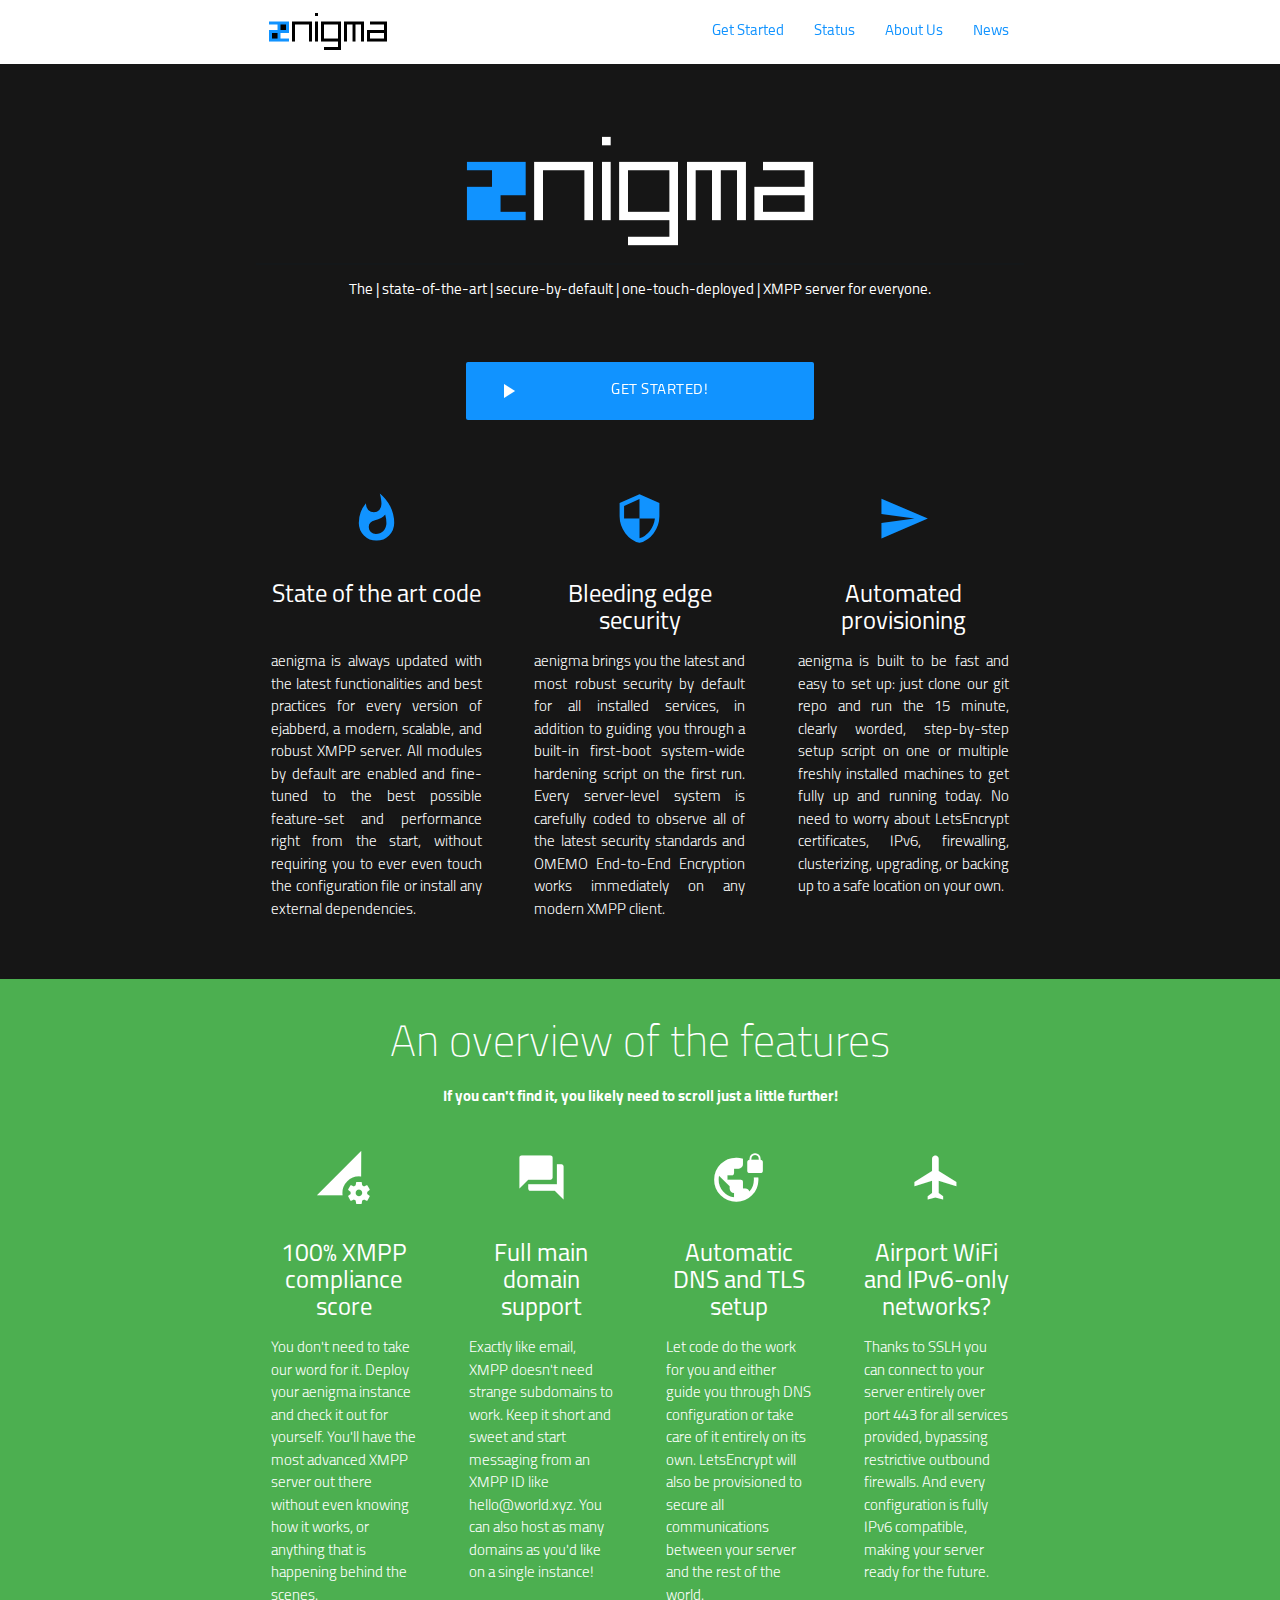
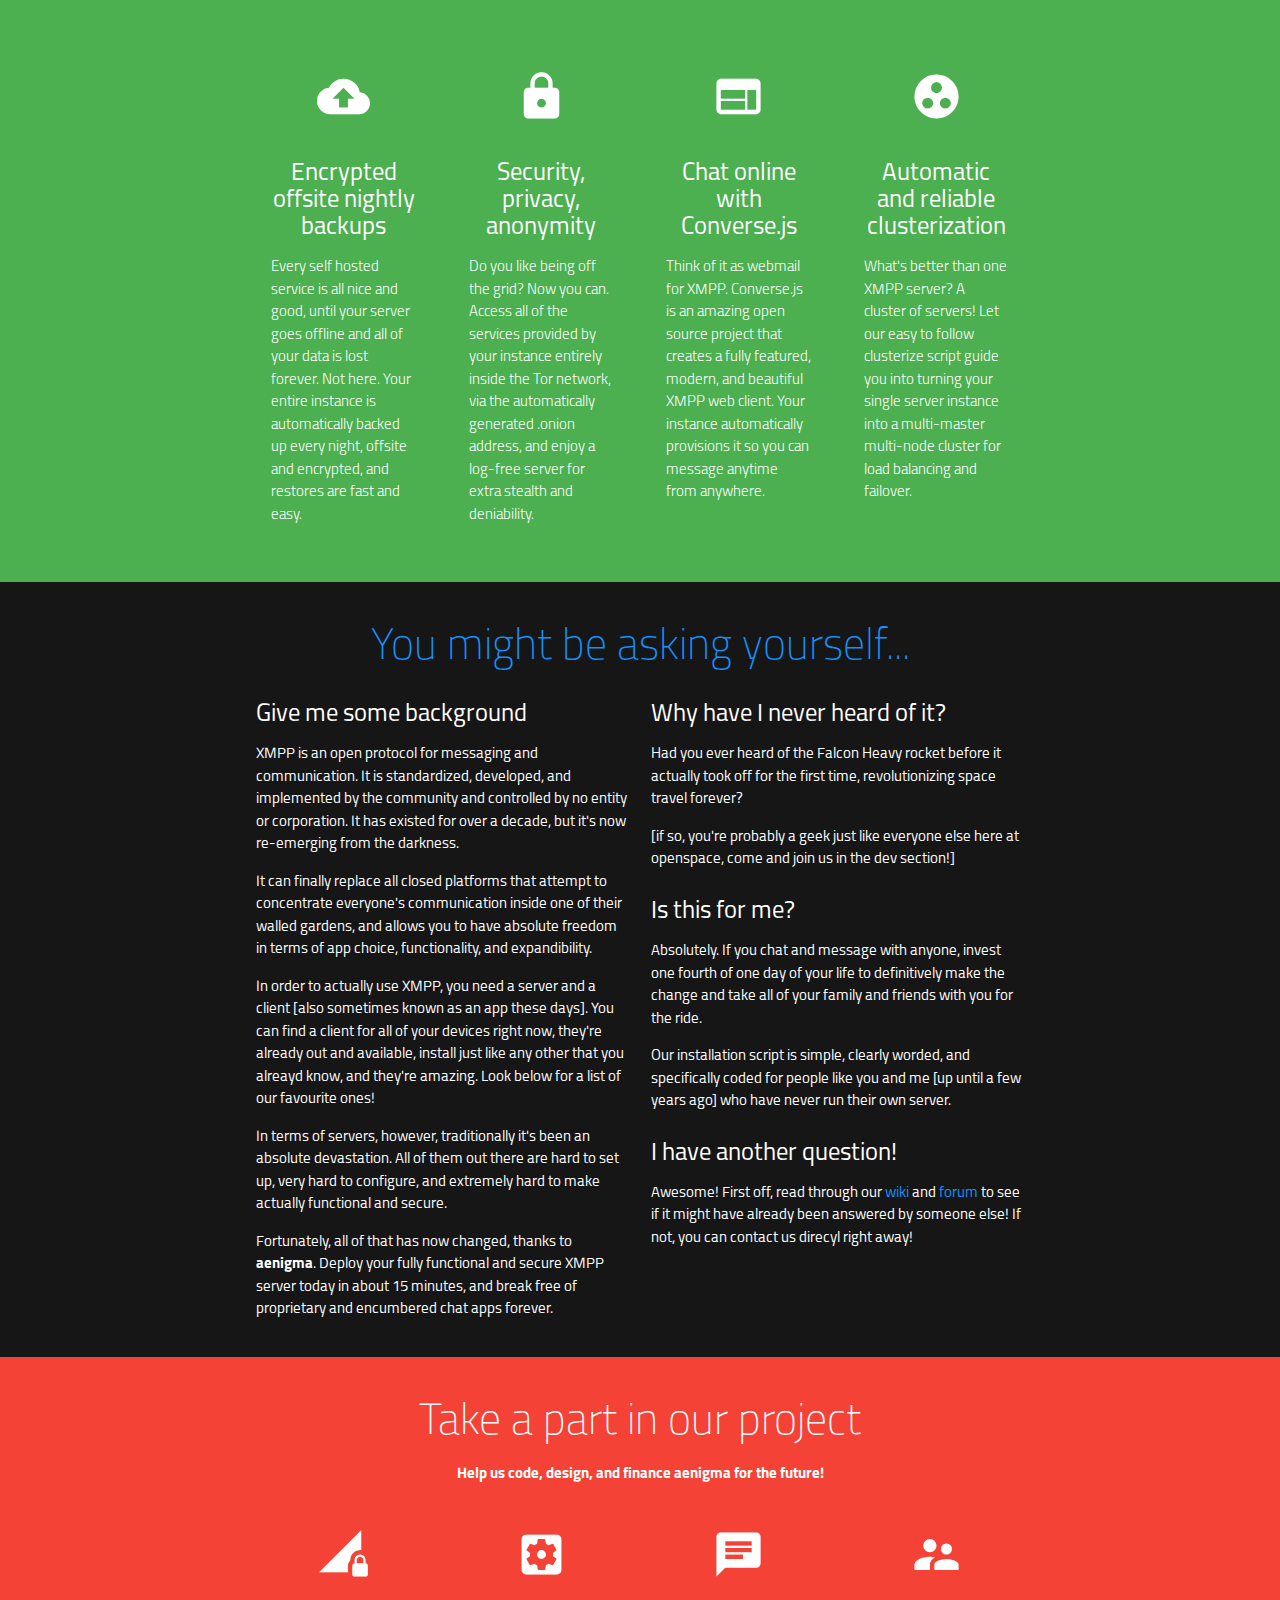
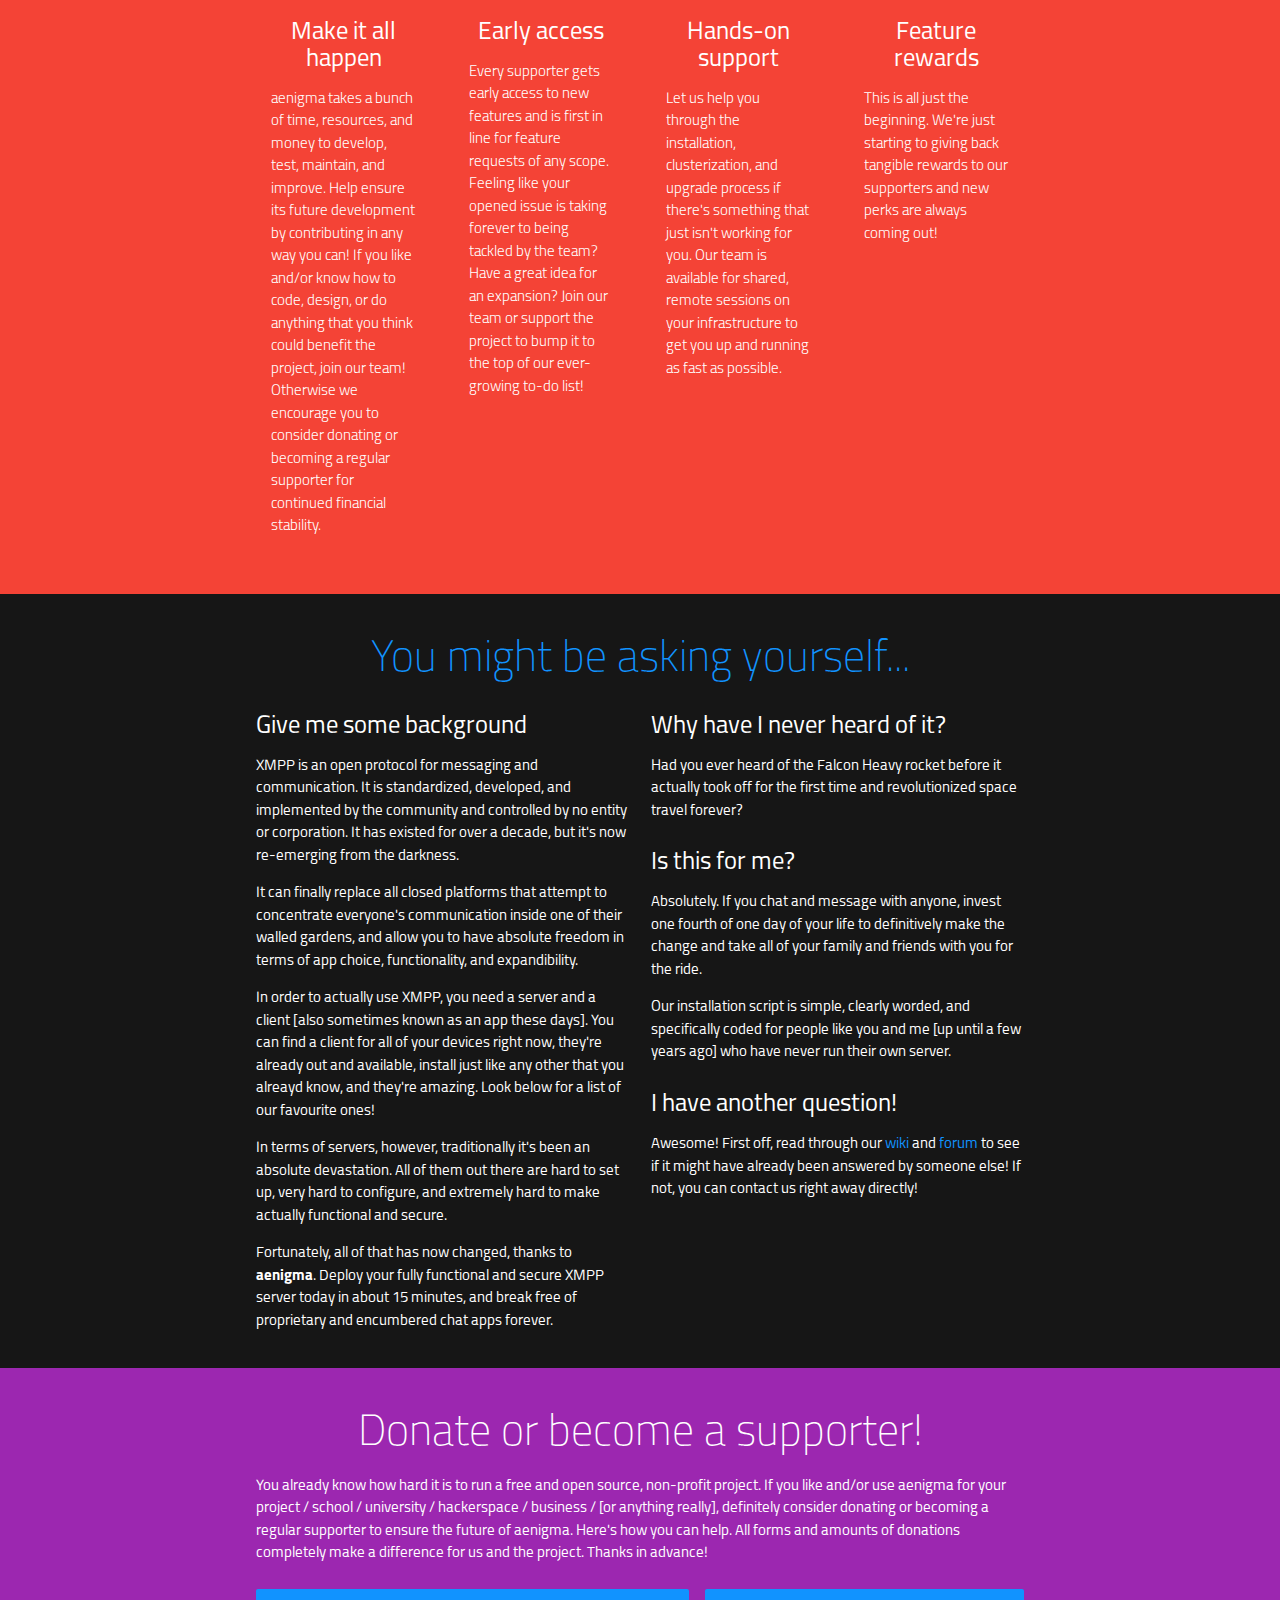
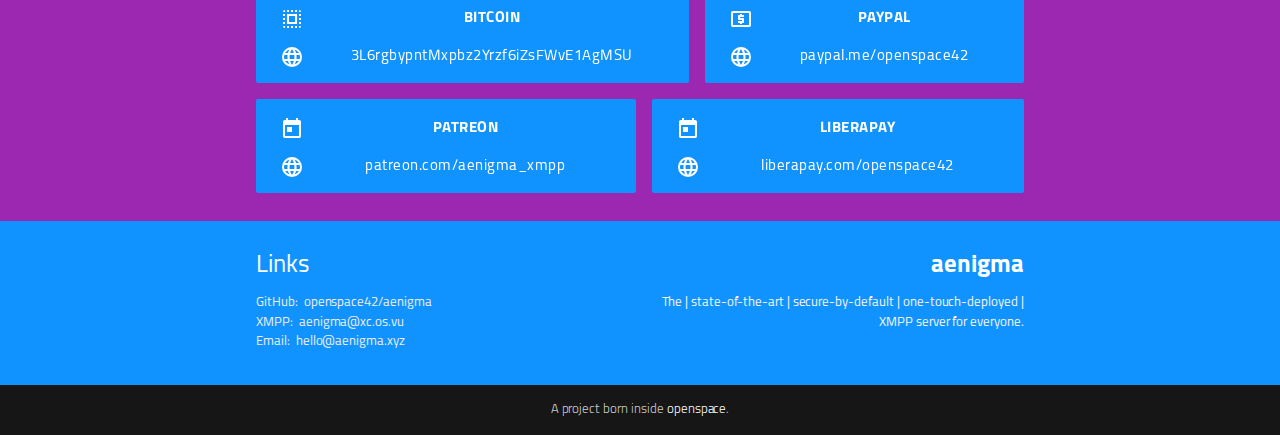
<file: index.html>
<!DOCTYPE html>
<html>
<head>
<!--<script type="text/javascript">
WB_wombat_Init("https:///web", "20170306133110", "aenigma.xyz");
</script>-->
    <meta charset="utf-8">
    <meta http-equiv="X-UA-Compatible" content="IE=edge">
    <meta name="viewport" content="width=device-width, initial-scale=1.0, maximum-scale=1.0, user-scalable=no"/>
    <title>aenigma</title>
    <meta name="description" content="aenigma is the | state-of-the-art | secure-by-default | one-touch-deployed | XMPP server for everyone.">
<!--    <link type="application/atom+xml" rel="alternate" href="https://aenigma.xyz//feed.xml" title="aenigma"/>-->
    <link type="text/css" rel="stylesheet" href="assets/css/Material-icons.css" media="screen,projection">
    <link type="text/css" rel="stylesheet" href="assets/css/app.css" media="screen,projection">
    <link rel="canonical" href="https://aenigma.xyz//">
</head>
<body>
    <header>
        <div class="navbar-fixed">
<nav class="white blue-text z-depth-0">
    <ul id="slide-out" class="side-nav">
        <li><a href="/" class="blue-text">Home</a></li>
        <li><a href="https://github.com/openspace42/aenigma/" class="blue-text">Get Started</a></li>
        <li><a href="/status/" class="blue-text">Status</a></li>
        <li><a href="/about/" class="blue-text">About Us</a></li>
        <li><a href="blog_subdomain/index/" class="blue-text">News</a></li>
    </ul>
    <div class="container container-large">
<!--    <a class="brand-logo" href="/" class="blue-text"><span class="light blue-text"><b>aenigma</b></span></a>-->
	<a class="brand-logo" href="/" class=blue-text"><span class="light blue-text"><img src="/assets/images/aenigma_logo-full-blue-blck-blck-nobg-4x.png" id="aenigma-logo-nav"></span></a>
    <ul class="right hide-on-med-and-down">
	<li><a href="https://github.com/openspace42/aenigma/" class="blue-text">Get Started</a></li>
	<li><a href="/status/" class="blue-text">Status</a></li>
	<li><a href="/about/" class="blue-text">About Us</a></li>
	<li><a href="blog_subdomain/index/" class="blue-text">News</a></li>
    </ul>
    <a href="#" data-activates="slide-out" class="button-collapse right blue-text"><i class="material-icons">menu</i></a>
    </div>
</nav>
</div>
    </header>
    <main>
        <style>
.icon-block {
  padding: 0 15px;
}
.icon-block .material-icons {
	font-size: inherit;
}
</style>
<div class="container">
    <div class="group-article">
        <div class="row no-margin">
            <div class="col s12 center-align">
							 <!--<h2 class="blue-text center-align thin">aenigma</h2>-->
							 <img src="/assets/images/aenigma_logo-full-blue-blue-whte-nobg-4x.png" id="aenigma-logo-main">
                <div class="divider"></div>
		<p class="center-align subtitle">The | state-of-the-art | secure-by-default | one-touch-deployed | XMPP server for everyone.</p>
		<br/><br/>
		<a href="https://github.com/openspace42/aenigma/" id="get-started-btn" class="waves-effect waves-light btn-large z-depth-0 blue"><i class="material-icons left">play_arrow</i>Get Started!</a>
		<br/><br/><br/>
            </div>
        </div>
            <div id="intro-container" class="row">
	      <div class="col s12 m4">
		<div class="icon-block">
		    <h2 class="center light-blue-text">
			<i class="material-icons">whatshot</i></h2>
		    <h5 class="center intro-title">State of the art code</h5>
		    <p class="light feature-box">aenigma is always updated with the latest functionalities and best practices for every version of ejabberd, a modern, scalable, and robust XMPP server. All modules by default are enabled and fine-tuned to the best possible feature-set and performance right from the start, without requiring you to ever even touch the configuration file or install any external dependencies.</p>
		  </div>
	      </div>
	      <div class="col s12 m4">
		<div class="icon-block">
		    <h2 class="center light-blue-text">
			<i class="material-icons">security</i></h2>
		    <h5 class="center intro-title">Bleeding edge security</h5>
		    <p class="light feature-box">aenigma brings you the latest and most robust security by default for all installed services, in addition to guiding you through a built-in first-boot system-wide hardening script on the first run. Every server-level system is carefully coded to observe all of the latest security standards and OMEMO End-to-End Encryption works immediately on any modern XMPP client.</p>
		  </div>
	      </div>
	      <div class="col s12 m4">
		<div class="icon-block">
		    <h2 class="center light-blue-text">
			<i class="material-icons">send</i></h2>
		    <h5 class="center intro-title">Automated provisioning</h5>
		    <p class="light feature-box">aenigma is built to be fast and easy to set up: just clone our git repo and run the 15 minute, clearly worded, step-by-step setup script on one or multiple freshly installed machines to get fully up and running today. No need to worry about LetsEncrypt certificates, IPv6, firewalling, clusterizing, upgrading, or backing up to a safe location on your own.</p>
		  </div>
	      </div>
	    </div>
    </div>
</div>
<div class="green">
		<div class="container">
			<div class="row no-margin">
				<div class="col s12">
					<h3 class="white-text center-align thin">An overview of the features</h3>
					<p class="white-text center-align"><b>If you can't find it, you likely need to scroll just a little further!</b></p>
				</div>
			</div>
			<div class="row">
				<div class="col s12 m6 l3">
					<div class="icon-block">
						 <h2 class="center white-text">
						<i class="material-icons">perm_data_setting</i></h2>
						 <h5 class="center white-text">100% XMPP compliance score</h5>
						 <p class="light white-text">You don't need to take our word for it. Deploy your aenigma instance and check it out for yourself. You'll have the most advanced XMPP server out there without even knowing how it works, or anything that is happening behind the scenes.</p>
					 </div>
				</div>
				<div class="col s12 m6 l3">
					<div class="icon-block">
						 <h2 class="center white-text">
						<i class="material-icons">question_answer</i></h2>
						 <h5 class="center white-text">Full main domain support</h5>
						 <p class="light white-text">Exactly like email, XMPP doesn't need strange subdomains to work. Keep it short and sweet and start messaging from an XMPP ID like hello@world.xyz. You can also host as many domains as you'd like on a single instance!</p>
					 </div>
				</div>
				<div class="col s12 m6 l3">
					<div class="icon-block">
						 <h2 class="center white-text">
						<i class="material-icons">vpn_lock</i></h2>
						 <h5 class="center white-text">Automatic DNS and TLS setup</h5>
						 <p class="light white-text">Let code do the work for you and either guide you through DNS configuration or take care of it entirely on its own. LetsEncrypt will also be provisioned to secure all communications between your server and the rest of the world.</p>
					 </div>
				</div>
				<div class="col s12 m6 l3">
					<div class="icon-block">
						 <h2 class="center white-text">
						<i class="material-icons">local_airport</i></h2>
						 <h5 class="center white-text">Airport WiFi and IPv6-only networks?</h5>
						 <p class="light white-text">Thanks to SSLH you can connect to your server entirely over port 443 for all services provided, bypassing restrictive outbound firewalls. And every configuration is fully IPv6 compatible, making your server ready for the future.</p>
					 </div>
				</div>
			</div>
			<div class="row">
					<div class="col s12 m6 l3">
						<div class="icon-block">
							 <h2 class="center white-text">
							<i class="material-icons">backup</i></h2>
							 <h5 class="center white-text">Encrypted offsite nightly backups</h5>
							 <p class="light white-text">Every self hosted service is all nice and good, until your server goes offline and all of your data is lost forever. Not here. Your entire instance is automatically backed up every night, offsite and encrypted, and restores are fast and easy.</p>
						 </div>
					</div>
					<div class="col s12 m6 l3">
						<div class="icon-block">
							 <h2 class="center white-text">
							<i class="material-icons">lock</i></h2>
							 <h5 class="center white-text">Security, privacy, anonymity</h5>
							 <p class="light white-text">Do you like being off the grid? Now you can. Access all of the services provided by your instance entirely inside the Tor network, via the automatically generated .onion address, and enjoy a log-free server for extra stealth and deniability.</p>
						 </div>
					</div>
					<div class="col s12 m6 l3">
						<div class="icon-block">
							 <h2 class="center white-text">
							<i class="material-icons">web</i></h2>
							 <h5 class="center white-text">Chat online with Converse.js</h5>
							 <p class="light white-text">Think of it as webmail for XMPP. Converse.js is an amazing open source project that creates a fully featured, modern, and beautiful XMPP web client. Your instance automatically provisions it so you can message anytime from anywhere.</p>
						 </div>
					</div>
					<div class="col s12 m6 l3">
						<div class="icon-block">
							 <h2 class="center white-text">
							<i class="material-icons">group_work</i></h2>
							 <h5 class="center white-text">Automatic and reliable clusterization</h5>
							 <p class="light white-text">What's better than one XMPP server? A cluster of servers! Let our easy to follow clusterize script guide you into turning your single server instance into a multi-master multi-node cluster for load balancing and failover.</p>
						 </div>
					</div>
				</div>
		</div>
	</div>
<div class="container">
	<div class="group-article">
		<div class="row no-margin">
			<div class="col s12">
				<h3 class="blue-text center-align thin">You might be asking yourself...</h2>
			</div>
		</div>
		<div class="row">
			<div class="col s12 l6">
				<h5>Give me some background</h5>
				<p>XMPP is an open protocol for messaging and communication. It is standardized, developed, and implemented by the community and controlled by no entity or corporation. It has existed for over a decade, but it's now re-emerging from the darkness.</p>
				<p>It can finally replace all closed platforms that attempt to concentrate everyone's communication inside one of their walled gardens, and allows you to have absolute freedom in terms of app choice, functionality, and expandibility.</p>
				<p>In order to actually use XMPP, you need a server and a client [also sometimes known as an app these days]. You can find a client for all of your devices right now, they're already out and available, install just like any other that you alreayd know, and they're amazing. Look below for a list of our favourite ones!</p>
				<p>In terms of servers, however, traditionally it's been an absolute devastation. All of them out there are hard to set up, very hard to configure, and extremely hard to make actually functional and secure.</p>
				<p>Fortunately, all of that has now changed, thanks to <b>aenigma</b>. Deploy your fully functional and secure XMPP server today in about 15 minutes, and break free of proprietary and encumbered chat apps forever.</p>
			</div>
			<div class="col s12 l6">
				<h5>Why have I never heard of it?</h5>
				<p>Had you ever heard of the Falcon Heavy rocket before it actually took off for the first time, revolutionizing space travel forever?</p>
                <p>[if so, you're probably a geek just like everyone else here at openspace, come and join us in the dev section!]</>
			</div>
			<div class="col s12 l6">
				<h5>Is this for me?</h5>
				<p>Absolutely. If you chat and message with anyone, invest one fourth of one day of your life to definitively make the change and take all of your family and friends with you for the ride.</p>
				<p>Our installation script is simple, clearly worded, and specifically coded for people like you and me [up until a few years ago] who have never run their own server.</p>
			</div>
			<div class="col s12 l6">
				<h5>I have another question!</h5>
				<p>Awesome! First off, read through our <a href="/wiki/">wiki</a> and <a href="/forum/">forum</a> to see if it might have already been answered by someone else! If not, you can contact us direcyl right away!</p>
			</div>
		</div>
	</div>
</div>
<div class="red">
	<div class="container">
		<div class="row no-margin">
			<div class="col s12">
				<h3 class="white-text center-align thin">Take a part in our project</h3>
				<p class="white-text center-align"><b>Help us code, design, and finance aenigma for the future!</b></p>
			</div>
		</div>
		<div class="row">
			<div class="col s12 m6 l3">
				<div class="icon-block">
				   <h2 class="center white-text">
					<i class="material-icons">network_locked</i></h2>
				   <h5 class="center white-text">Make it all happen</h5>
				   <p class="light white-text">aenigma takes a bunch of time, resources, and money to develop, test, maintain, and improve. Help ensure its future development by contributing in any way you can! If you like and/or know how to code, design, or do anything that you think could benefit the project, join our team! Otherwise we encourage you to consider donating or becoming a regular supporter for continued financial stability.</p>
				 </div>
			</div>
			<div class="col s12 m6 l3">
				<div class="icon-block">
				   <h2 class="center white-text">
					<i class="material-icons">settings_applications</i></h2>
				   <h5 class="center white-text">Early access</h5>
				   <p class="light white-text">Every supporter gets early access to new features and is first in line for feature requests of any scope. Feeling like your opened issue is taking forever to being tackled by the team? Have a great idea for an expansion? Join our team or support the project to bump it to the top of our ever-growing to-do list!</p>
				 </div>
			</div>
			<div class="col s12 m6 l3">
				<div class="icon-block">
				   <h2 class="center white-text">
					<i class="material-icons">chat</i></h2>
				   <h5 class="center white-text">Hands-on support</h5>
				   <p class="light white-text">Let us help you through the installation, clusterization, and upgrade process if there's something that just isn't working for you. Our team is available for shared, remote sessions on your infrastructure to get you up and running as fast as possible.</p>
				 </div>
			</div>
			<div class="col s12 m6 l3">
				<div class="icon-block">
				   <h2 class="center white-text">
					<i class="material-icons">supervisor_account</i></h2>
				   <h5 class="center white-text">Feature rewards</h5>
				   <p class="light white-text">This is all just the beginning. We're just starting to giving back tangible rewards to our supporters and new perks are always coming out!</p>
				 </div>
			</div>
		</div>
	</div>
</div>
<div class="container">
	<div class="group-article">
		<div class="row no-margin">
			<div class="col s12">
				<h3 class="blue-text center-align thin">You might be asking yourself...</h2>
			</div>
		</div>
		<div class="row">
			<div class="col s12 l6">
				<h5>Give me some background</h5>
				<p>XMPP is an open protocol for messaging and communication. It is standardized, developed, and implemented by the community and controlled by no entity or corporation. It has existed for over a decade, but it's now re-emerging from the darkness.</p>
				<p>It can finally replace all closed platforms that attempt to concentrate everyone's communication inside one of their walled gardens, and allow you to have absolute freedom in terms of app choice, functionality, and expandibility.</p>
				<p>In order to actually use XMPP, you need a server and a client [also sometimes known as an app these days]. You can find a client for all of your devices right now, they're already out and available, install just like any other that you alreayd know, and they're amazing. Look below for a list of our favourite ones!</p>
				<p>In terms of servers, however, traditionally it's been an absolute devastation. All of them out there are hard to set up, very hard to configure, and extremely hard to make actually functional and secure.</p>
				<p>Fortunately, all of that has now changed, thanks to <b>aenigma</b>. Deploy your fully functional and secure XMPP server today in about 15 minutes, and break free of proprietary and encumbered chat apps forever.</p>
			</div>
			<div class="col s12 l6">
				<h5>Why have I never heard of it?</h5>
				<p>Had you ever heard of the Falcon Heavy rocket before it actually took off for the first time and revolutionized space travel forever?</p>
			</div>
			<div class="col s12 l6">
				<h5>Is this for me?</h5>
				<p>Absolutely. If you chat and message with anyone, invest one fourth of one day of your life to definitively make the change and take all of your family and friends with you for the ride.</p>
				<p>Our installation script is simple, clearly worded, and specifically coded for people like you and me [up until a few years ago] who have never run their own server.</p>
			</div>
			<div class="col s12 l6">
				<h5>I have another question!</h5>
				<p>Awesome! First off, read through our <a href="/wiki/">wiki</a> and <a href="/forum/">forum</a> to see if it might have already been answered by someone else! If not, you can contact us right away directly!</p>
			</div>
		</div>
	</div>
</div>
<div class="purple">
	<div class="container">
		<div class="row no-margin">
			<div class="col s12">
				<h3 class="white-text center-align thin">Donate or become a supporter!</h3>
				<p class="white-text">You already know how hard it is to run a free and open source, non-profit project. If you like and/or use aenigma for your project / school / university / hackerspace / business / [or anything really], definitely consider donating or becoming a regular supporter to ensure the future of aenigma. Here's how you can help. All forms and amounts of donations completely make a difference for us and the project. Thanks in advance!</p>
				<div class="flex-container">
					<a id="btc-payment-box" class="flex-item payment-box waves-effect waves-light btn-large z-depth-0 blue" href="bitcoin:3L6rgbypntMxpbz2Yrzf6iZsFWvE1AgMSU"><i class="material-icons left">select_all</i><b>BITCOIN</b><br><i class="material-icons left">language</i>3L6rgbypntMxpbz2Yrzf6iZsFWvE1AgMSU</a>
					<a id="btc-payment-box-mobile" class="flex-item payment-box waves-effect waves-light btn-large z-depth-0 blue" href="bitcoin:3L6rgbypntMxpbz2Yrzf6iZsFWvE1AgMSU"><i class="material-icons left">select_all</i><b>BITCOIN</b><br><i class="material-icons left">language</i>3L6r ... vE1AgMSU</a>
					<a class="flex-item payment-box waves-effect waves-light btn-large z-depth-0 blue" href="https://paypal.me/openspace42/"><i class="material-icons left">local_atm</i><b>PAYPAL</b><br><i class="material-icons left">language</i>paypal.me/openspace42</a>
				</div>
				<div class="flex-container">
					<a class="flex-item payment-box waves-effect waves-light btn-large z-depth-0 blue" href="https://www.patreon.com/aenigma_xmpp/"><i class="material-icons left">today</i><b>PATREON</b><br><i class="material-icons left">language</i>patreon.com/aenigma_xmpp</a>
					<a class="flex-item payment-box waves-effect waves-light btn-large z-depth-0 blue" href="https://liberapay.com/openspace42/"><i class="material-icons left">today</i><b>LIBERAPAY</b><br><i class="material-icons left">language</i>liberapay.com/openspace42</a>
				</div>
			</div>
		</div>
	</div>
</div>
    </main>
    <footer class="page-footer no-margin __top blue">
          <div class="container container-large">
    <div class="row">
      <div class="col l4 s12">
        <h5 class="white-text">Links</h5>
        <ul>
          <li><a class="grey-text text-lighten-3" href="https://github.com/openspace42/aenigma">GitHub:&nbsp;&nbsp;openspace42/aenigma</a></li>
          <li><a class="grey-text text-lighten-3" href="xmpp://aenigma@xc.os.vu">XMPP:&nbsp;&nbsp;aenigma@xc.os.vu</a></li>
          <li><a class="grey-text text-lighten-3" href="mailto:hello@aenigma.xyz">Email:&nbsp;&nbsp;hello@aenigma.xyz</a></li>
        </ul>
      </div>
      <div class="col l6 offset-l2 s12 right-align">
        <h5 class="white-text"><b>aenigma</b></h5>
        <p class="grey-text text-lighten-4">The | state-of-the-art | secure-by-default | one-touch-deployed | XMPP server for everyone.
</p>
      </div>
    </div>
  </div>
  <div class="footer-copyright">
    <div class="container center-align">
			A project born inside <a class="white-text" href="https://openspace.xxx">openspace</a>.

    </div>
  </div>
    </footer>
    <script type="text/javascript" src="assets/js/jquery.js"></script>
    <script type="text/javascript" src="assets/js/materialize.js"></script>
    <script type="text/javascript">
    $(function() {
        //fontawesome broken-heart icon
        var faFlash=$('footer').css('background-color'),
            faFlash='color:'+faFlash+';transform:scale(1,2);-webkit-transform:scale(1,2);-moz-transform:scale(1,2);-ms-transform:scale(1,2);-o-transform:scale(1,2)';
        $('i.fa.fa-broken-heart').html('<span style="padding:5px"><span class="fa-broken-heart fa-stack"><i class="fa fa-heart fa-stack-2x"></i><i class="fa fa-flash fa-stack-1x" style="'+faFlash+'"></i></span></span>');
        $(".button-collapse").sideNav();
        $('nav a').addClass('waves-effect');
    });
    </script>
</html>
</file>
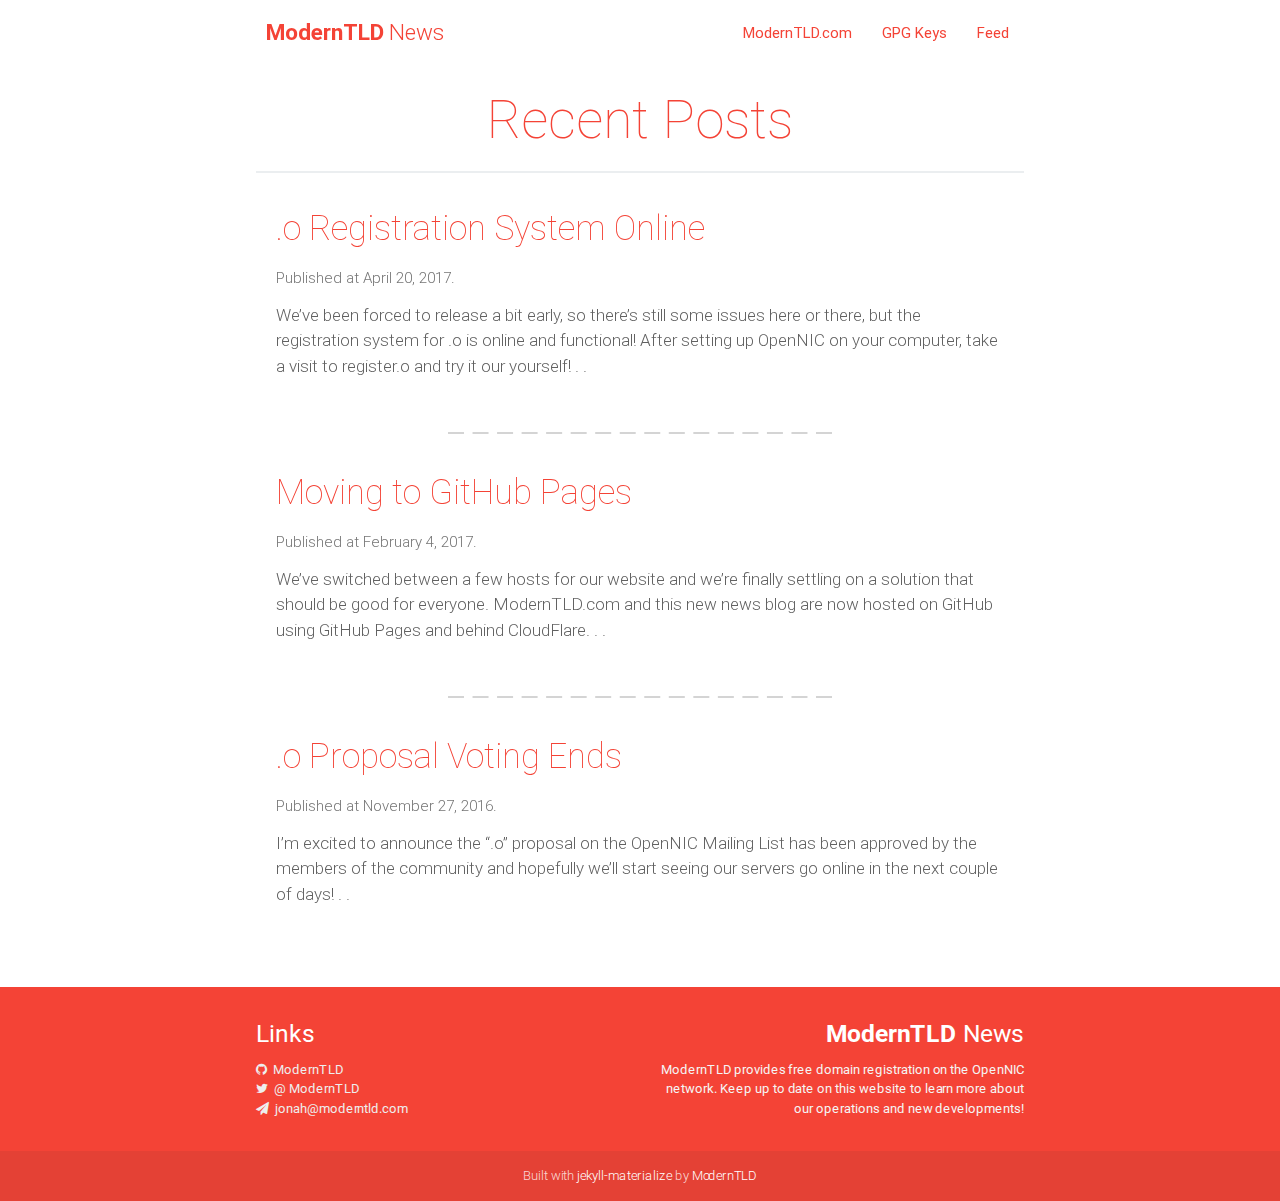
<file: blog_subdomain/index.html>
<!DOCTYPE html>
<html>
<head>
<script type="text/javascript">
WB_wombat_Init("https:///web", "20180331031825", "blog.moderntld.com");
</script>
    <meta charset="utf-8">
    <meta http-equiv="X-UA-Compatible" content="IE=edge">
    <meta name="viewport" content="width=device-width, initial-scale=1.0, maximum-scale=1.0, user-scalable=no"/>
    <title>ModernTLD News, Articles, etc.</title>
    <meta name="description" content="ModernTLD provides free domain registration on the OpenNIC network. Keep up to date on this website to learn more about our operations and new developments!
">
    <link type="application/atom+xml" rel="alternate" href="https://blog.moderntld.com//feed.xml" title="ModernTLD News, Articles, etc."/>
    <link type="text/css" rel="stylesheet" href="../../assets/css/blog_subdomain/Material-icons.css" media="screen,projection">
    <link type="text/css" rel="stylesheet" href="../../assets/css/blog_subdomain/app.css" media="screen,projection">
    <link rel="canonical" href="https://blog.moderntld.com//">
    <!-- Piwik -->
    <script type="text/javascript">
      var _paq = _paq || [];
      /* tracker methods like "setCustomDimension" should be called before "trackPageView" */
      _paq.push(["setDocumentTitle", document.domain + "/" + document.title]);
      _paq.push(["setCookieDomain", "*.moderntld.com"]);
      _paq.push(["setDomains", ["*.moderntld.com","*.moderntld.me"]]);
      _paq.push(["enableCrossDomainLinking"]);
      _paq.push(["setDoNotTrack", true]);
      _paq.push(['trackPageView']);
      _paq.push(['enableLinkTracking']);
      (function() {
        var u="https://piwik.moderntld.me/";
        _paq.push(['setTrackerUrl', u+'piwik.php']);
        _paq.push(['setSiteId', '2']);
        var d=document, g=d.createElement('script'), s=d.getElementsByTagName('script')[0];
        g.type='text/javascript'; g.async=true; g.defer=true; g.src=u+'piwik.js'; s.parentNode.insertBefore(g,s);
      })();
    </script>
    <noscript><p><img src="../../piwik.php_idsite_2_rec_1.gif" style="border:0;" alt=""/></p></noscript>
    <!-- End Piwik Code -->
</head>
<body>
    <header>
        <div class="navbar-fixed">
<nav class="white red-text z-depth-0">
    <ul id="slide-out" class="side-nav">
        <li><a href="../../blog_subdomain/index/" class="red-text">Home</a></li>
        <li><a href="/" class="red-text">ModernTLD.com</a></li>
                <li><a href="../../blog_subdomain/keys/" class="red-text">GPG Keys</a></li>
        <li><a href="https://blog.moderntld.com/feed.xml" class="red-text">Feed</a></li>
    </ul>
    <div class="container container-large">
    <a class="brand-logo" href="../../blog_subdomain/index/" class="red-text"><span class="light red-text"><b>ModernTLD</b> News</span></a>
    <ul class="right hide-on-med-and-down">
        <li><a href="/" class="red-text">ModernTLD.com</a></li>
                <li><a href="../../blog_subdomain/keys/" class="red-text">GPG Keys</a></li>
        <li><a href="https://blog.moderntld.com/feed.xml" class="red-text">Feed</a></li>
    </ul>
    <a href="#" data-activates="slide-out" class="button-collapse right red-text"><i class="material-icons">menu</i></a>
    </div>
</nav>
</div>
    </header>
    <main>
        <div class="container">
    <div class="group-article">
        <div class="row no-margin">
            <div class="col s12">
                <h2 class="red-text center-align thin">Recent Posts</h2>
                <div class="divider"></div>
            </div>
        </div>
        <div class="row no-margin">
            <a class="waves-effect" href="../../blog_subdomain/news/2017/04/20/o-registration-system-online/">
                <div class="col s12">
                    <div class="list-article">
                        <h4 class="red-text thin">.o Registration System Online</h4>
                        <p class="grey-text text-darken-1 light">Published at April 20, 2017.</p>
                        <article class="grey-text text-darken-2 post-content on-index light">
                                We’ve been forced to release a bit early, so there’s still some issues here or there, but the registration system for .o is online and functional! After setting up OpenNIC on your computer, take a visit to register.o and try it our yourself!
. . 
                        </article>
                        <br/>
                    </div>
                    <div class="divider dashed"></div>
                </div>
            </a>
        </div>
        <div class="row no-margin">
            <a class="waves-effect" href="../../blog_subdomain/news/2017/02/04/moving-to-github-pages/">
                <div class="col s12">
                    <div class="list-article">
                        <h4 class="red-text thin">Moving to GitHub Pages</h4>
                        <p class="grey-text text-darken-1 light">Published at February 4, 2017.</p>
                        <article class="grey-text text-darken-2 post-content on-index light">
                                We’ve switched between a few hosts for our website and we’re finally settling on a solution that should be good for everyone. ModernTLD.com and this new news blog are now hosted on GitHub using GitHub Pages and behind CloudFlare.
. . 
                        </article>
                        <br/>
                    </div>
                    <div class="divider dashed"></div>
                </div>
            </a>
        </div>
        <div class="row no-margin">
            <a class="waves-effect" href="../../blog_subdomain/news/2016/11/27/o-proposal-voting-ends/">
                <div class="col s12">
                    <div class="list-article">
                        <h4 class="red-text thin">.o Proposal Voting Ends</h4>
                        <p class="grey-text text-darken-1 light">Published at November 27, 2016.</p>
                        <article class="grey-text text-darken-2 post-content on-index light">
                                I’m excited to announce the “.o” proposal on the OpenNIC Mailing List has been approved by the members of the community and hopefully we’ll start seeing our servers go online in the next couple of days!
. . 
                        </article>
                        <br/>
                    </div>
                    <div class="divider dashed"></div>
                </div>
            </a>
        </div>
    </div>
    <div class="section">
    </div>
</div>
    </main>
    <footer class="page-footer no-margin __top red">
          <div class="container container-large">
    <div class="row">
      <div class="col l4 s12">
        <h5 class="white-text">Links</h5>
        <ul>
          <li><a class="grey-text text-lighten-3" href="https://github.com/ModernTLD"><i class="fa fa-github"></i>&nbsp;&nbsp;ModernTLD</a></li>
          <li><a class="grey-text text-lighten-3" href="https://twitter.com/ModernTLD"><i class="fa fa-twitter"></i>&nbsp;&nbsp;@ ModernTLD</a></li>
          <li><a class="grey-text text-lighten-3" href="mailto:jonah@moderntld.com"><i class="fa fa-send"></i>&nbsp;&nbsp;jonah@moderntld.com</a></li>
        </ul>
      </div>
      <div class="col l6 offset-l2 s12 right-align">
        <h5 class="white-text"><b>ModernTLD</b> News</h5>
        <p class="grey-text text-lighten-4">ModernTLD provides free domain registration on the OpenNIC network. Keep up to date on this website to learn more about our operations and new developments!
</p>
      </div>
    </div>
  </div>
  <div class="footer-copyright">
    <div class="container center-align">
      Built with <a class="white-text" href="https://github.com/riefachan/jekyll-materialize" target="_blank">jekyll-materialize</a> by <a class="white-text" href="/" target="_blank">ModernTLD</a>
    </div>
  </div>
    </footer>
    <script type="text/javascript" src="../../assets/js/blog_subdomain/jquery.js"></script>
    <script type="text/javascript" src="../../assets/js/blog_subdomain/materialize.js"></script>
    <script type="text/javascript">
    $(function() {
        //fontawesome broken-heart icon
        var faFlash=$('footer').css('background-color'),
            faFlash='color:'+faFlash+';transform:scale(1,2);-webkit-transform:scale(1,2);-moz-transform:scale(1,2);-ms-transform:scale(1,2);-o-transform:scale(1,2)';
        $('i.fa.fa-broken-heart').html('<span style="padding:5px"><span class="fa-broken-heart fa-stack"><i class="fa fa-heart fa-stack-2x"></i><i class="fa fa-flash fa-stack-1x" style="'+faFlash+'"></i></span></span>');
        $(".button-collapse").sideNav();
        $('nav a').addClass('waves-effect');
    });
    </script>
</body>
</html>
</file>
<file: assets/css/Material-icons.css>
@font-face {
  font-family: 'Material Icons';
  font-style: normal;
  font-weight: 400;
  src: local('Material Icons'), local('MaterialIcons-Regular'), url("[data-uri]") format('woff2');
}
.material-icons {
  font-family: 'Material Icons';
  font-weight: normal;
  font-style: normal;
  font-size: 24px;
  line-height: 1;
  letter-spacing: normal;
  text-transform: none;
  display: inline-block;
  white-space: nowrap;
  word-wrap: normal;
  direction: ltr;
  -moz-font-feature-settings: 'liga';
  -moz-osx-font-smoothing: grayscale;
}
</file>
<file: assets/css/blog_subdomain/Material-icons.css>
@font-face {
  font-family: 'Material Icons';
  font-style: normal;
  font-weight: 400;
  src: local('Material Icons'), local('MaterialIcons-Regular'), url("[data-uri]") format('woff2');
}
.material-icons {
  font-family: 'Material Icons';
  font-weight: normal;
  font-style: normal;
  font-size: 24px;
  line-height: 1;
  letter-spacing: normal;
  text-transform: none;
  display: inline-block;
  white-space: nowrap;
  word-wrap: normal;
  direction: ltr;
  -moz-font-feature-settings: 'liga';
  -moz-osx-font-smoothing: grayscale;
}
</file>
<file: assets/css/app.css>
.materialize-red.lighten-5 {
    background-color: #fdeaeb !important
}

.materialize-red-text.text-lighten-5 {
    color: #fdeaeb !important
}

.materialize-red.lighten-4 {
    background-color: #f8c1c3 !important
}

.materialize-red-text.text-lighten-4 {
    color: #f8c1c3 !important
}

.materialize-red.lighten-3 {
    background-color: #f3989b !important
}

.materialize-red-text.text-lighten-3 {
    color: #f3989b !important
}

.materialize-red.lighten-2 {
    background-color: #ee6e73 !important
}

.materialize-red-text.text-lighten-2 {
    color: #ee6e73 !important
}

.materialize-red.lighten-1 {
    background-color: #ea454b !important
}

.materialize-red-text.text-lighten-1 {
    color: #ea454b !important
}

.materialize-red {
    background-color: #e51c23 !important
}

.materialize-red-text {
    color: #e51c23 !important
}

.materialize-red.darken-1 {
    background-color: #d0181e !important
}

.materialize-red-text.text-darken-1 {
    color: #d0181e !important
}

.materialize-red.darken-2 {
    background-color: #b9151b !important
}

.materialize-red-text.text-darken-2 {
    color: #b9151b !important
}

.materialize-red.darken-3 {
    background-color: #a21318 !important
}

.materialize-red-text.text-darken-3 {
    color: #a21318 !important
}

.materialize-red.darken-4 {
    background-color: #8b1014 !important
}

.materialize-red-text.text-darken-4 {
    color: #8b1014 !important
}

.red.lighten-5 {
    background-color: #FFEBEE !important
}

.red-text.text-lighten-5 {
    color: #FFEBEE !important
}

.red.lighten-4 {
    background-color: #FFCDD2 !important
}

.red-text.text-lighten-4 {
    color: #FFCDD2 !important
}

.red.lighten-3 {
    background-color: #EF9A9A !important
}

.red-text.text-lighten-3 {
    color: #EF9A9A !important
}

.red.lighten-2 {
    background-color: #E57373 !important
}

.red-text.text-lighten-2 {
    color: #E57373 !important
}

.red.lighten-1 {
    background-color: #EF5350 !important
}

.red-text.text-lighten-1 {
    color: #EF5350 !important
}

.red {
    background-color: #F44336 !important
}

.red-text {
    color: #F44336 !important
}

.red.darken-1 {
    background-color: #E53935 !important
}

.red-text.text-darken-1 {
    color: #E53935 !important
}

.red.darken-2 {
    background-color: #D32F2F !important
}

.red-text.text-darken-2 {
    color: #D32F2F !important
}

.red.darken-3 {
    background-color: #C62828 !important
}

.red-text.text-darken-3 {
    color: #C62828 !important
}

.red.darken-4 {
    background-color: #B71C1C !important
}

.red-text.text-darken-4 {
    color: #B71C1C !important
}

.red.accent-1 {
    background-color: #FF8A80 !important
}

.red-text.text-accent-1 {
    color: #FF8A80 !important
}

.red.accent-2 {
    background-color: #FF5252 !important
}

.red-text.text-accent-2 {
    color: #FF5252 !important
}

.red.accent-3 {
    background-color: #FF1744 !important
}

.red-text.text-accent-3 {
    color: #FF1744 !important
}

.red.accent-4 {
    background-color: #D50000 !important
}

.red-text.text-accent-4 {
    color: #D50000 !important
}

.pink.lighten-5 {
    background-color: #fce4ec !important
}

.pink-text.text-lighten-5 {
    color: #fce4ec !important
}

.pink.lighten-4 {
    background-color: #f8bbd0 !important
}

.pink-text.text-lighten-4 {
    color: #f8bbd0 !important
}

.pink.lighten-3 {
    background-color: #f48fb1 !important
}

.pink-text.text-lighten-3 {
    color: #f48fb1 !important
}

.pink.lighten-2 {
    background-color: #f06292 !important
}

.pink-text.text-lighten-2 {
    color: #f06292 !important
}

.pink.lighten-1 {
    background-color: #ec407a !important
}

.pink-text.text-lighten-1 {
    color: #ec407a !important
}

.pink {
    background-color: #e91e63 !important
}

.pink-text {
    color: #e91e63 !important
}

.pink.darken-1 {
    background-color: #d81b60 !important
}

.pink-text.text-darken-1 {
    color: #d81b60 !important
}

.pink.darken-2 {
    background-color: #c2185b !important
}

.pink-text.text-darken-2 {
    color: #c2185b !important
}

.pink.darken-3 {
    background-color: #ad1457 !important
}

.pink-text.text-darken-3 {
    color: #ad1457 !important
}

.pink.darken-4 {
    background-color: #880e4f !important
}

.pink-text.text-darken-4 {
    color: #880e4f !important
}

.pink.accent-1 {
    background-color: #ff80ab !important
}

.pink-text.text-accent-1 {
    color: #ff80ab !important
}

.pink.accent-2 {
    background-color: #ff4081 !important
}

.pink-text.text-accent-2 {
    color: #ff4081 !important
}

.pink.accent-3 {
    background-color: #f50057 !important
}

.pink-text.text-accent-3 {
    color: #f50057 !important
}

.pink.accent-4 {
    background-color: #c51162 !important
}

.pink-text.text-accent-4 {
    color: #c51162 !important
}

.purple.lighten-5 {
    background-color: #f3e5f5 !important
}

.purple-text.text-lighten-5 {
    color: #f3e5f5 !important
}

.purple.lighten-4 {
    background-color: #e1bee7 !important
}

.purple-text.text-lighten-4 {
    color: #e1bee7 !important
}

.purple.lighten-3 {
    background-color: #ce93d8 !important
}

.purple-text.text-lighten-3 {
    color: #ce93d8 !important
}

.purple.lighten-2 {
    background-color: #ba68c8 !important
}

.purple-text.text-lighten-2 {
    color: #ba68c8 !important
}

.purple.lighten-1 {
    background-color: #ab47bc !important
}

.purple-text.text-lighten-1 {
    color: #ab47bc !important
}

.purple {
    background-color: #9c27b0 !important
}

.purple-text {
    color: #9c27b0 !important
}

.purple.darken-1 {
    background-color: #8e24aa !important
}

.purple-text.text-darken-1 {
    color: #8e24aa !important
}

.purple.darken-2 {
    background-color: #7b1fa2 !important
}

.purple-text.text-darken-2 {
    color: #7b1fa2 !important
}

.purple.darken-3 {
    background-color: #6a1b9a !important
}

.purple-text.text-darken-3 {
    color: #6a1b9a !important
}

.purple.darken-4 {
    background-color: #4a148c !important
}

.purple-text.text-darken-4 {
    color: #4a148c !important
}

.purple.accent-1 {
    background-color: #ea80fc !important
}

.purple-text.text-accent-1 {
    color: #ea80fc !important
}

.purple.accent-2 {
    background-color: #e040fb !important
}

.purple-text.text-accent-2 {
    color: #e040fb !important
}

.purple.accent-3 {
    background-color: #d500f9 !important
}

.purple-text.text-accent-3 {
    color: #d500f9 !important
}

.purple.accent-4 {
    background-color: #a0f !important
}

.purple-text.text-accent-4 {
    color: #a0f !important
}

.deep-purple.lighten-5 {
    background-color: #ede7f6 !important
}

.deep-purple-text.text-lighten-5 {
    color: #ede7f6 !important
}

.deep-purple.lighten-4 {
    background-color: #d1c4e9 !important
}

.deep-purple-text.text-lighten-4 {
    color: #d1c4e9 !important
}

.deep-purple.lighten-3 {
    background-color: #b39ddb !important
}

.deep-purple-text.text-lighten-3 {
    color: #b39ddb !important
}

.deep-purple.lighten-2 {
    background-color: #9575cd !important
}

.deep-purple-text.text-lighten-2 {
    color: #9575cd !important
}

.deep-purple.lighten-1 {
    background-color: #7e57c2 !important
}

.deep-purple-text.text-lighten-1 {
    color: #7e57c2 !important
}

.deep-purple {
    background-color: #673ab7 !important
}

.deep-purple-text {
    color: #673ab7 !important
}

.deep-purple.darken-1 {
    background-color: #5e35b1 !important
}

.deep-purple-text.text-darken-1 {
    color: #5e35b1 !important
}

.deep-purple.darken-2 {
    background-color: #512da8 !important
}

.deep-purple-text.text-darken-2 {
    color: #512da8 !important
}

.deep-purple.darken-3 {
    background-color: #4527a0 !important
}

.deep-purple-text.text-darken-3 {
    color: #4527a0 !important
}

.deep-purple.darken-4 {
    background-color: #311b92 !important
}

.deep-purple-text.text-darken-4 {
    color: #311b92 !important
}

.deep-purple.accent-1 {
    background-color: #b388ff !important
}

.deep-purple-text.text-accent-1 {
    color: #b388ff !important
}

.deep-purple.accent-2 {
    background-color: #7c4dff !important
}

.deep-purple-text.text-accent-2 {
    color: #7c4dff !important
}

.deep-purple.accent-3 {
    background-color: #651fff !important
}

.deep-purple-text.text-accent-3 {
    color: #651fff !important
}

.deep-purple.accent-4 {
    background-color: #6200ea !important
}

.deep-purple-text.text-accent-4 {
    color: #6200ea !important
}

.indigo.lighten-5 {
    background-color: #e8eaf6 !important
}

.indigo-text.text-lighten-5 {
    color: #e8eaf6 !important
}

.indigo.lighten-4 {
    background-color: #c5cae9 !important
}

.indigo-text.text-lighten-4 {
    color: #c5cae9 !important
}

.indigo.lighten-3 {
    background-color: #9fa8da !important
}

.indigo-text.text-lighten-3 {
    color: #9fa8da !important
}

.indigo.lighten-2 {
    background-color: #7986cb !important
}

.indigo-text.text-lighten-2 {
    color: #7986cb !important
}

.indigo.lighten-1 {
    background-color: #5c6bc0 !important
}

.indigo-text.text-lighten-1 {
    color: #5c6bc0 !important
}

.indigo {
    background-color: #3f51b5 !important
}

.indigo-text {
    color: #3f51b5 !important
}

.indigo.darken-1 {
    background-color: #3949ab !important
}

.indigo-text.text-darken-1 {
    color: #3949ab !important
}

.indigo.darken-2 {
    background-color: #303f9f !important
}

.indigo-text.text-darken-2 {
    color: #303f9f !important
}

.indigo.darken-3 {
    background-color: #283593 !important
}

.indigo-text.text-darken-3 {
    color: #283593 !important
}

.indigo.darken-4 {
    background-color: #1a237e !important
}

.indigo-text.text-darken-4 {
    color: #1a237e !important
}

.indigo.accent-1 {
    background-color: #8c9eff !important
}

.indigo-text.text-accent-1 {
    color: #8c9eff !important
}

.indigo.accent-2 {
    background-color: #536dfe !important
}

.indigo-text.text-accent-2 {
    color: #536dfe !important
}

.indigo.accent-3 {
    background-color: #3d5afe !important
}

.indigo-text.text-accent-3 {
    color: #3d5afe !important
}

.indigo.accent-4 {
    background-color: #304ffe !important
}

.indigo-text.text-accent-4 {
    color: #304ffe !important
}

.blue.lighten-5 {
    background-color: #E3F2FD !important
}

.blue-text.text-lighten-5 {
    color: #E3F2FD !important
}

.blue.lighten-4 {
    background-color: #BBDEFB !important
}

.blue-text.text-lighten-4 {
    color: #BBDEFB !important
}

.blue.lighten-3 {
    background-color: #90CAF9 !important
}

.blue-text.text-lighten-3 {
    color: #90CAF9 !important
}

.blue.lighten-2 {
    background-color: #64B5F6 !important
}

.blue-text.text-lighten-2 {
    color: #64B5F6 !important
}

.blue.lighten-1 {
    background-color: #42A5F5 !important
}

.blue-text.text-lighten-1 {
    color: #42A5F5 !important
}

.blue {
    background-color: #2196F3 !important
}

.blue-text {
    color: #2196F3 !important
}

.blue.darken-1 {
    background-color: #1E88E5 !important
}

.blue-text.text-darken-1 {
    color: #1E88E5 !important
}

.blue.darken-2 {
    background-color: #1976D2 !important
}

.blue-text.text-darken-2 {
    color: #1976D2 !important
}

.blue.darken-3 {
    background-color: #1565C0 !important
}

.blue-text.text-darken-3 {
    color: #1565C0 !important
}

.blue.darken-4 {
    background-color: #0D47A1 !important
}

.blue-text.text-darken-4 {
    color: #0D47A1 !important
}

.blue.accent-1 {
    background-color: #82B1FF !important
}

.blue-text.text-accent-1 {
    color: #82B1FF !important
}

.blue.accent-2 {
    background-color: #448AFF !important
}

.blue-text.text-accent-2 {
    color: #448AFF !important
}

.blue.accent-3 {
    background-color: #2979FF !important
}

.blue-text.text-accent-3 {
    color: #2979FF !important
}

.blue.accent-4 {
    background-color: #2962FF !important
}

.blue-text.text-accent-4 {
    color: #2962FF !important
}

.light-blue.lighten-5 {
    background-color: #e1f5fe !important
}

.light-blue-text.text-lighten-5 {
    color: #e1f5fe !important
}

.light-blue.lighten-4 {
    background-color: #b3e5fc !important
}

.light-blue-text.text-lighten-4 {
    color: #b3e5fc !important
}

.light-blue.lighten-3 {
    background-color: #81d4fa !important
}

.light-blue-text.text-lighten-3 {
    color: #81d4fa !important
}

.light-blue.lighten-2 {
    background-color: #4fc3f7 !important
}

.light-blue-text.text-lighten-2 {
    color: #4fc3f7 !important
}

.light-blue.lighten-1 {
    background-color: #29b6f6 !important
}

.light-blue-text.text-lighten-1 {
    color: #29b6f6 !important
}

.light-blue {
    background-color: #03a9f4 !important
}

.light-blue-text {
    color: #03a9f4 !important
}

.light-blue.darken-1 {
    background-color: #039be5 !important
}

.light-blue-text.text-darken-1 {
    color: #039be5 !important
}

.light-blue.darken-2 {
    background-color: #0288d1 !important
}

.light-blue-text.text-darken-2 {
    color: #0288d1 !important
}

.light-blue.darken-3 {
    background-color: #0277bd !important
}

.light-blue-text.text-darken-3 {
    color: #0277bd !important
}

.light-blue.darken-4 {
    background-color: #01579b !important
}

.light-blue-text.text-darken-4 {
    color: #01579b !important
}

.light-blue.accent-1 {
    background-color: #80d8ff !important
}

.light-blue-text.text-accent-1 {
    color: #80d8ff !important
}

.light-blue.accent-2 {
    background-color: #40c4ff !important
}

.light-blue-text.text-accent-2 {
    color: #40c4ff !important
}

.light-blue.accent-3 {
    background-color: #00b0ff !important
}

.light-blue-text.text-accent-3 {
    color: #00b0ff !important
}

.light-blue.accent-4 {
    background-color: #0091ea !important
}

.light-blue-text.text-accent-4 {
    color: #0091ea !important
}

.cyan.lighten-5 {
    background-color: #e0f7fa !important
}

.cyan-text.text-lighten-5 {
    color: #e0f7fa !important
}

.cyan.lighten-4 {
    background-color: #b2ebf2 !important
}

.cyan-text.text-lighten-4 {
    color: #b2ebf2 !important
}

.cyan.lighten-3 {
    background-color: #80deea !important
}

.cyan-text.text-lighten-3 {
    color: #80deea !important
}

.cyan.lighten-2 {
    background-color: #4dd0e1 !important
}

.cyan-text.text-lighten-2 {
    color: #4dd0e1 !important
}

.cyan.lighten-1 {
    background-color: #26c6da !important
}

.cyan-text.text-lighten-1 {
    color: #26c6da !important
}

.cyan {
    background-color: #00bcd4 !important
}

.cyan-text {
    color: #00bcd4 !important
}

.cyan.darken-1 {
    background-color: #00acc1 !important
}

.cyan-text.text-darken-1 {
    color: #00acc1 !important
}

.cyan.darken-2 {
    background-color: #0097a7 !important
}

.cyan-text.text-darken-2 {
    color: #0097a7 !important
}

.cyan.darken-3 {
    background-color: #00838f !important
}

.cyan-text.text-darken-3 {
    color: #00838f !important
}

.cyan.darken-4 {
    background-color: #006064 !important
}

.cyan-text.text-darken-4 {
    color: #006064 !important
}

.cyan.accent-1 {
    background-color: #84ffff !important
}

.cyan-text.text-accent-1 {
    color: #84ffff !important
}

.cyan.accent-2 {
    background-color: #18ffff !important
}

.cyan-text.text-accent-2 {
    color: #18ffff !important
}

.cyan.accent-3 {
    background-color: #00e5ff !important
}

.cyan-text.text-accent-3 {
    color: #00e5ff !important
}

.cyan.accent-4 {
    background-color: #00b8d4 !important
}

.cyan-text.text-accent-4 {
    color: #00b8d4 !important
}

.teal.lighten-5 {
    background-color: #e0f2f1 !important
}

.teal-text.text-lighten-5 {
    color: #e0f2f1 !important
}

.teal.lighten-4 {
    background-color: #b2dfdb !important
}

.teal-text.text-lighten-4 {
    color: #b2dfdb !important
}

.teal.lighten-3 {
    background-color: #80cbc4 !important
}

.teal-text.text-lighten-3 {
    color: #80cbc4 !important
}

.teal.lighten-2 {
    background-color: #4db6ac !important
}

.teal-text.text-lighten-2 {
    color: #4db6ac !important
}

.teal.lighten-1 {
    background-color: #26a69a !important
}

.teal-text.text-lighten-1 {
    color: #26a69a !important
}

.teal {
    background-color: #009688 !important
}

.teal-text {
    color: #009688 !important
}

.teal.darken-1 {
    background-color: #00897b !important
}

.teal-text.text-darken-1 {
    color: #00897b !important
}

.teal.darken-2 {
    background-color: #00796b !important
}

.teal-text.text-darken-2 {
    color: #00796b !important
}

.teal.darken-3 {
    background-color: #00695c !important
}

.teal-text.text-darken-3 {
    color: #00695c !important
}

.teal.darken-4 {
    background-color: #004d40 !important
}

.teal-text.text-darken-4 {
    color: #004d40 !important
}

.teal.accent-1 {
    background-color: #a7ffeb !important
}

.teal-text.text-accent-1 {
    color: #a7ffeb !important
}

.teal.accent-2 {
    background-color: #64ffda !important
}

.teal-text.text-accent-2 {
    color: #64ffda !important
}

.teal.accent-3 {
    background-color: #1de9b6 !important
}

.teal-text.text-accent-3 {
    color: #1de9b6 !important
}

.teal.accent-4 {
    background-color: #00bfa5 !important
}

.teal-text.text-accent-4 {
    color: #00bfa5 !important
}

.green.lighten-5 {
    background-color: #E8F5E9 !important
}

.green-text.text-lighten-5 {
    color: #E8F5E9 !important
}

.green.lighten-4 {
    background-color: #C8E6C9 !important
}

.green-text.text-lighten-4 {
    color: #C8E6C9 !important
}

.green.lighten-3 {
    background-color: #A5D6A7 !important
}

.green-text.text-lighten-3 {
    color: #A5D6A7 !important
}

.green.lighten-2 {
    background-color: #81C784 !important
}

.green-text.text-lighten-2 {
    color: #81C784 !important
}

.green.lighten-1 {
    background-color: #66BB6A !important
}

.green-text.text-lighten-1 {
    color: #66BB6A !important
}

.green {
    background-color: #4CAF50 !important
}

.green-text {
    color: #4CAF50 !important
}

.green.darken-1 {
    background-color: #43A047 !important
}

.green-text.text-darken-1 {
    color: #43A047 !important
}

.green.darken-2 {
    background-color: #388E3C !important
}

.green-text.text-darken-2 {
    color: #388E3C !important
}

.green.darken-3 {
    background-color: #2E7D32 !important
}

.green-text.text-darken-3 {
    color: #2E7D32 !important
}

.green.darken-4 {
    background-color: #1B5E20 !important
}

.green-text.text-darken-4 {
    color: #1B5E20 !important
}

.green.accent-1 {
    background-color: #B9F6CA !important
}

.green-text.text-accent-1 {
    color: #B9F6CA !important
}

.green.accent-2 {
    background-color: #69F0AE !important
}

.green-text.text-accent-2 {
    color: #69F0AE !important
}

.green.accent-3 {
    background-color: #00E676 !important
}

.green-text.text-accent-3 {
    color: #00E676 !important
}

.green.accent-4 {
    background-color: #00C853 !important
}

.green-text.text-accent-4 {
    color: #00C853 !important
}

.light-green.lighten-5 {
    background-color: #f1f8e9 !important
}

.light-green-text.text-lighten-5 {
    color: #f1f8e9 !important
}

.light-green.lighten-4 {
    background-color: #dcedc8 !important
}

.light-green-text.text-lighten-4 {
    color: #dcedc8 !important
}

.light-green.lighten-3 {
    background-color: #c5e1a5 !important
}

.light-green-text.text-lighten-3 {
    color: #c5e1a5 !important
}

.light-green.lighten-2 {
    background-color: #aed581 !important
}

.light-green-text.text-lighten-2 {
    color: #aed581 !important
}

.light-green.lighten-1 {
    background-color: #9ccc65 !important
}

.light-green-text.text-lighten-1 {
    color: #9ccc65 !important
}

.light-green {
    background-color: #8bc34a !important
}

.light-green-text {
    color: #8bc34a !important
}

.light-green.darken-1 {
    background-color: #7cb342 !important
}

.light-green-text.text-darken-1 {
    color: #7cb342 !important
}

.light-green.darken-2 {
    background-color: #689f38 !important
}

.light-green-text.text-darken-2 {
    color: #689f38 !important
}

.light-green.darken-3 {
    background-color: #558b2f !important
}

.light-green-text.text-darken-3 {
    color: #558b2f !important
}

.light-green.darken-4 {
    background-color: #33691e !important
}

.light-green-text.text-darken-4 {
    color: #33691e !important
}

.light-green.accent-1 {
    background-color: #ccff90 !important
}

.light-green-text.text-accent-1 {
    color: #ccff90 !important
}

.light-green.accent-2 {
    background-color: #b2ff59 !important
}

.light-green-text.text-accent-2 {
    color: #b2ff59 !important
}

.light-green.accent-3 {
    background-color: #76ff03 !important
}

.light-green-text.text-accent-3 {
    color: #76ff03 !important
}

.light-green.accent-4 {
    background-color: #64dd17 !important
}

.light-green-text.text-accent-4 {
    color: #64dd17 !important
}

.lime.lighten-5 {
    background-color: #f9fbe7 !important
}

.lime-text.text-lighten-5 {
    color: #f9fbe7 !important
}

.lime.lighten-4 {
    background-color: #f0f4c3 !important
}

.lime-text.text-lighten-4 {
    color: #f0f4c3 !important
}

.lime.lighten-3 {
    background-color: #e6ee9c !important
}

.lime-text.text-lighten-3 {
    color: #e6ee9c !important
}

.lime.lighten-2 {
    background-color: #dce775 !important
}

.lime-text.text-lighten-2 {
    color: #dce775 !important
}

.lime.lighten-1 {
    background-color: #d4e157 !important
}

.lime-text.text-lighten-1 {
    color: #d4e157 !important
}

.lime {
    background-color: #cddc39 !important
}

.lime-text {
    color: #cddc39 !important
}

.lime.darken-1 {
    background-color: #c0ca33 !important
}

.lime-text.text-darken-1 {
    color: #c0ca33 !important
}

.lime.darken-2 {
    background-color: #afb42b !important
}

.lime-text.text-darken-2 {
    color: #afb42b !important
}

.lime.darken-3 {
    background-color: #9e9d24 !important
}

.lime-text.text-darken-3 {
    color: #9e9d24 !important
}

.lime.darken-4 {
    background-color: #827717 !important
}

.lime-text.text-darken-4 {
    color: #827717 !important
}

.lime.accent-1 {
    background-color: #f4ff81 !important
}

.lime-text.text-accent-1 {
    color: #f4ff81 !important
}

.lime.accent-2 {
    background-color: #eeff41 !important
}

.lime-text.text-accent-2 {
    color: #eeff41 !important
}

.lime.accent-3 {
    background-color: #c6ff00 !important
}

.lime-text.text-accent-3 {
    color: #c6ff00 !important
}

.lime.accent-4 {
    background-color: #aeea00 !important
}

.lime-text.text-accent-4 {
    color: #aeea00 !important
}

.yellow.lighten-5 {
    background-color: #fffde7 !important
}

.yellow-text.text-lighten-5 {
    color: #fffde7 !important
}

.yellow.lighten-4 {
    background-color: #fff9c4 !important
}

.yellow-text.text-lighten-4 {
    color: #fff9c4 !important
}

.yellow.lighten-3 {
    background-color: #fff59d !important
}

.yellow-text.text-lighten-3 {
    color: #fff59d !important
}

.yellow.lighten-2 {
    background-color: #fff176 !important
}

.yellow-text.text-lighten-2 {
    color: #fff176 !important
}

.yellow.lighten-1 {
    background-color: #ffee58 !important
}

.yellow-text.text-lighten-1 {
    color: #ffee58 !important
}

.yellow {
    background-color: #ffeb3b !important
}

.yellow-text {
    color: #ffeb3b !important
}

.yellow.darken-1 {
    background-color: #fdd835 !important
}

.yellow-text.text-darken-1 {
    color: #fdd835 !important
}

.yellow.darken-2 {
    background-color: #fbc02d !important
}

.yellow-text.text-darken-2 {
    color: #fbc02d !important
}

.yellow.darken-3 {
    background-color: #f9a825 !important
}

.yellow-text.text-darken-3 {
    color: #f9a825 !important
}

.yellow.darken-4 {
    background-color: #f57f17 !important
}

.yellow-text.text-darken-4 {
    color: #f57f17 !important
}

.yellow.accent-1 {
    background-color: #ffff8d !important
}

.yellow-text.text-accent-1 {
    color: #ffff8d !important
}

.yellow.accent-2 {
    background-color: #ff0 !important
}

.yellow-text.text-accent-2 {
    color: #ff0 !important
}

.yellow.accent-3 {
    background-color: #ffea00 !important
}

.yellow-text.text-accent-3 {
    color: #ffea00 !important
}

.yellow.accent-4 {
    background-color: #ffd600 !important
}

.yellow-text.text-accent-4 {
    color: #ffd600 !important
}

.amber.lighten-5 {
    background-color: #fff8e1 !important
}

.amber-text.text-lighten-5 {
    color: #fff8e1 !important
}

.amber.lighten-4 {
    background-color: #ffecb3 !important
}

.amber-text.text-lighten-4 {
    color: #ffecb3 !important
}

.amber.lighten-3 {
    background-color: #ffe082 !important
}

.amber-text.text-lighten-3 {
    color: #ffe082 !important
}

.amber.lighten-2 {
    background-color: #ffd54f !important
}

.amber-text.text-lighten-2 {
    color: #ffd54f !important
}

.amber.lighten-1 {
    background-color: #ffca28 !important
}

.amber-text.text-lighten-1 {
    color: #ffca28 !important
}

.amber {
    background-color: #ffc107 !important
}

.amber-text {
    color: #ffc107 !important
}

.amber.darken-1 {
    background-color: #ffb300 !important
}

.amber-text.text-darken-1 {
    color: #ffb300 !important
}

.amber.darken-2 {
    background-color: #ffa000 !important
}

.amber-text.text-darken-2 {
    color: #ffa000 !important
}

.amber.darken-3 {
    background-color: #ff8f00 !important
}

.amber-text.text-darken-3 {
    color: #ff8f00 !important
}

.amber.darken-4 {
    background-color: #ff6f00 !important
}

.amber-text.text-darken-4 {
    color: #ff6f00 !important
}

.amber.accent-1 {
    background-color: #ffe57f !important
}

.amber-text.text-accent-1 {
    color: #ffe57f !important
}

.amber.accent-2 {
    background-color: #ffd740 !important
}

.amber-text.text-accent-2 {
    color: #ffd740 !important
}

.amber.accent-3 {
    background-color: #ffc400 !important
}

.amber-text.text-accent-3 {
    color: #ffc400 !important
}

.amber.accent-4 {
    background-color: #ffab00 !important
}

.amber-text.text-accent-4 {
    color: #ffab00 !important
}

.orange.lighten-5 {
    background-color: #fff3e0 !important
}

.orange-text.text-lighten-5 {
    color: #fff3e0 !important
}

.orange.lighten-4 {
    background-color: #ffe0b2 !important
}

.orange-text.text-lighten-4 {
    color: #ffe0b2 !important
}

.orange.lighten-3 {
    background-color: #ffcc80 !important
}

.orange-text.text-lighten-3 {
    color: #ffcc80 !important
}

.orange.lighten-2 {
    background-color: #ffb74d !important
}

.orange-text.text-lighten-2 {
    color: #ffb74d !important
}

.orange.lighten-1 {
    background-color: #ffa726 !important
}

.orange-text.text-lighten-1 {
    color: #ffa726 !important
}

.orange {
    background-color: #ff9800 !important
}

.orange-text {
    color: #ff9800 !important
}

.orange.darken-1 {
    background-color: #fb8c00 !important
}

.orange-text.text-darken-1 {
    color: #fb8c00 !important
}

.orange.darken-2 {
    background-color: #f57c00 !important
}

.orange-text.text-darken-2 {
    color: #f57c00 !important
}

.orange.darken-3 {
    background-color: #ef6c00 !important
}

.orange-text.text-darken-3 {
    color: #ef6c00 !important
}

.orange.darken-4 {
    background-color: #e65100 !important
}

.orange-text.text-darken-4 {
    color: #e65100 !important
}

.orange.accent-1 {
    background-color: #ffd180 !important
}

.orange-text.text-accent-1 {
    color: #ffd180 !important
}

.orange.accent-2 {
    background-color: #ffab40 !important
}

.orange-text.text-accent-2 {
    color: #ffab40 !important
}

.orange.accent-3 {
    background-color: #ff9100 !important
}

.orange-text.text-accent-3 {
    color: #ff9100 !important
}

.orange.accent-4 {
    background-color: #ff6d00 !important
}

.orange-text.text-accent-4 {
    color: #ff6d00 !important
}

.deep-orange.lighten-5 {
    background-color: #fbe9e7 !important
}

.deep-orange-text.text-lighten-5 {
    color: #fbe9e7 !important
}

.deep-orange.lighten-4 {
    background-color: #ffccbc !important
}

.deep-orange-text.text-lighten-4 {
    color: #ffccbc !important
}

.deep-orange.lighten-3 {
    background-color: #ffab91 !important
}

.deep-orange-text.text-lighten-3 {
    color: #ffab91 !important
}

.deep-orange.lighten-2 {
    background-color: #ff8a65 !important
}

.deep-orange-text.text-lighten-2 {
    color: #ff8a65 !important
}

.deep-orange.lighten-1 {
    background-color: #ff7043 !important
}

.deep-orange-text.text-lighten-1 {
    color: #ff7043 !important
}

.deep-orange {
    background-color: #ff5722 !important
}

.deep-orange-text {
    color: #ff5722 !important
}

.deep-orange.darken-1 {
    background-color: #f4511e !important
}

.deep-orange-text.text-darken-1 {
    color: #f4511e !important
}

.deep-orange.darken-2 {
    background-color: #e64a19 !important
}

.deep-orange-text.text-darken-2 {
    color: #e64a19 !important
}

.deep-orange.darken-3 {
    background-color: #d84315 !important
}

.deep-orange-text.text-darken-3 {
    color: #d84315 !important
}

.deep-orange.darken-4 {
    background-color: #bf360c !important
}

.deep-orange-text.text-darken-4 {
    color: #bf360c !important
}

.deep-orange.accent-1 {
    background-color: #ff9e80 !important
}

.deep-orange-text.text-accent-1 {
    color: #ff9e80 !important
}

.deep-orange.accent-2 {
    background-color: #ff6e40 !important
}

.deep-orange-text.text-accent-2 {
    color: #ff6e40 !important
}

.deep-orange.accent-3 {
    background-color: #ff3d00 !important
}

.deep-orange-text.text-accent-3 {
    color: #ff3d00 !important
}

.deep-orange.accent-4 {
    background-color: #dd2c00 !important
}

.deep-orange-text.text-accent-4 {
    color: #dd2c00 !important
}

.brown.lighten-5 {
    background-color: #efebe9 !important
}

.brown-text.text-lighten-5 {
    color: #efebe9 !important
}

.brown.lighten-4 {
    background-color: #d7ccc8 !important
}

.brown-text.text-lighten-4 {
    color: #d7ccc8 !important
}

.brown.lighten-3 {
    background-color: #bcaaa4 !important
}

.brown-text.text-lighten-3 {
    color: #bcaaa4 !important
}

.brown.lighten-2 {
    background-color: #a1887f !important
}

.brown-text.text-lighten-2 {
    color: #a1887f !important
}

.brown.lighten-1 {
    background-color: #8d6e63 !important
}

.brown-text.text-lighten-1 {
    color: #8d6e63 !important
}

.brown {
    background-color: #795548 !important
}

.brown-text {
    color: #795548 !important
}

.brown.darken-1 {
    background-color: #6d4c41 !important
}

.brown-text.text-darken-1 {
    color: #6d4c41 !important
}

.brown.darken-2 {
    background-color: #5d4037 !important
}

.brown-text.text-darken-2 {
    color: #5d4037 !important
}

.brown.darken-3 {
    background-color: #4e342e !important
}

.brown-text.text-darken-3 {
    color: #4e342e !important
}

.brown.darken-4 {
    background-color: #3e2723 !important
}

.brown-text.text-darken-4 {
    color: #3e2723 !important
}

.blue-grey.lighten-5 {
    background-color: #eceff1 !important
}

.blue-grey-text.text-lighten-5 {
    color: #eceff1 !important
}

.blue-grey.lighten-4 {
    background-color: #cfd8dc !important
}

.blue-grey-text.text-lighten-4 {
    color: #cfd8dc !important
}

.blue-grey.lighten-3 {
    background-color: #b0bec5 !important
}

.blue-grey-text.text-lighten-3 {
    color: #b0bec5 !important
}

.blue-grey.lighten-2 {
    background-color: #90a4ae !important
}

.blue-grey-text.text-lighten-2 {
    color: #90a4ae !important
}

.blue-grey.lighten-1 {
    background-color: #78909c !important
}

.blue-grey-text.text-lighten-1 {
    color: #78909c !important
}

.blue-grey {
    background-color: #607d8b !important
}

.blue-grey-text {
    color: #607d8b !important
}

.blue-grey.darken-1 {
    background-color: #546e7a !important
}

.blue-grey-text.text-darken-1 {
    color: #546e7a !important
}

.blue-grey.darken-2 {
    background-color: #455a64 !important
}

.blue-grey-text.text-darken-2 {
    color: #455a64 !important
}

.blue-grey.darken-3 {
    background-color: #37474f !important
}

.blue-grey-text.text-darken-3 {
    color: #37474f !important
}

.blue-grey.darken-4 {
    background-color: #263238 !important
}

.blue-grey-text.text-darken-4 {
    color: #263238 !important
}

.grey.lighten-5 {
    background-color: #fafafa !important
}

.grey-text.text-lighten-5 {
    color: #fafafa !important
}

.grey.lighten-4 {
    background-color: #f5f5f5 !important
}

.grey-text.text-lighten-4 {
    color: #f5f5f5 !important
}

.grey.lighten-3 {
    background-color: #eee !important
}

.grey-text.text-lighten-3 {
    color: #eee !important
}

.grey.lighten-2 {
    background-color: #e0e0e0 !important
}

.grey-text.text-lighten-2 {
    color: #e0e0e0 !important
}

.grey.lighten-1 {
    background-color: #bdbdbd !important
}

.grey-text.text-lighten-1 {
    color: #bdbdbd !important
}

.grey {
    background-color: #9e9e9e !important
}

.grey-text {
    color: #9e9e9e !important
}

.grey.darken-1 {
    background-color: #757575 !important
}

.grey-text.text-darken-1 {
    color: #757575 !important
}

.grey.darken-2 {
    background-color: #616161 !important
}

.grey-text.text-darken-2 {
    color: #616161 !important
}

.grey.darken-3 {
    background-color: #424242 !important
}

.grey-text.text-darken-3 {
    color: #424242 !important
}

.grey.darken-4 {
    background-color: #212121 !important
}

.grey-text.text-darken-4 {
    color: #212121 !important
}

.shades.black {
    background-color: #000 !important
}

.shades-text.text-black {
    color: #000 !important
}

.shades.white {
    background-color: #fff !important
}

.shades-text.text-white {
    color: #fff !important
}

.shades.transparent {
    background-color: transparent !important
}

.shades-text.text-transparent {
    color: transparent !important
}

.black {
    background-color: #000 !important
}

.black-text {
    color: #000 !important
}

.white {
    background-color: #fff !important
}

.white-text {
    color: #fff !important
}

.transparent {
    background-color: transparent !important
}

.transparent-text {
    color: transparent !important
}


/*! normalize.css v3.0.2 | MIT License | git.io/normalize */

html {
    font-family: sans-serif;
    -ms-text-size-adjust: 100%;
    -webkit-text-size-adjust: 100%
}

body {
    margin: 0
}

article,
aside,
details,
figcaption,
figure,
footer,
header,
hgroup,
main,
menu,
nav,
section,
summary {
    display: block
}

audio,
canvas,
progress,
video {
    display: inline-block;
    vertical-align: baseline
}

audio:not([controls]) {
    display: none;
    height: 0
}

[hidden],
template {
    display: none
}

a {
    background-color: transparent
}

a:active,
a:hover {
    outline: 0
}

abbr[title] {
    border-bottom: 1px dotted
}

b,
strong {
    font-weight: bold
}

dfn {
    font-style: italic
}

h1 {
    font-size: 2em;
    margin: 0.67em 0
}

mark {
    background: #ff0;
    color: #000
}

small {
    font-size: 80%
}

sub,
sup {
    font-size: 75%;
    line-height: 0;
    position: relative;
    vertical-align: baseline
}

sup {
    top: -0.5em
}

sub {
    bottom: -0.25em
}

img {
    border: 0
}

svg:not(:root) {
    overflow: hidden
}

figure {
    margin: 1em 40px
}

hr {
    -moz-box-sizing: content-box;
    box-sizing: content-box;
    height: 0
}

pre {
    overflow: auto
}

code,
kbd,
pre,
samp {
    font-family: monospace, monospace;
    font-size: 1em
}

button,
input,
optgroup,
select,
textarea {
    color: inherit;
    font: inherit;
    margin: 0
}

button {
    overflow: visible
}

button,
select {
    text-transform: none
}

html input[type="button"],
button,
input[type="reset"],
input[type="submit"] {
    -webkit-appearance: button;
    cursor: pointer
}

button[disabled],
html input[disabled] {
    cursor: default
}

button::-moz-focus-inner,
input::-moz-focus-inner {
    border: 0;
    padding: 0
}

input {
    line-height: normal
}

input[type="checkbox"],
input[type="radio"] {
    box-sizing: border-box;
    padding: 0
}

input[type="number"]::-webkit-inner-spin-button,
input[type="number"]::-webkit-outer-spin-button {
    height: auto
}

input[type="search"] {
    -webkit-appearance: textfield;
    -moz-box-sizing: content-box;
    -webkit-box-sizing: content-box;
    box-sizing: content-box
}

input[type="search"]::-webkit-search-cancel-button,
input[type="search"]::-webkit-search-decoration {
    -webkit-appearance: none
}

fieldset {
    border: 1px solid #c0c0c0;
    margin: 0 2px;
    padding: 0.35em 0.625em 0.75em
}

legend {
    border: 0;
    padding: 0
}

textarea {
    overflow: auto
}

optgroup {
    font-weight: bold
}

table {
    border-collapse: collapse;
    border-spacing: 0
}

td,
th {
    padding: 0
}

html {
    box-sizing: border-box
}

*,
*:before,
*:after {
    box-sizing: inherit
}

ul {
    list-style-type: none
}

a {
    color: #039be5;
    text-decoration: none;
    -webkit-tap-highlight-color: transparent
}

.valign-wrapper {
    display: -webkit-box;
    display: -moz-box;
    display: -ms-flexbox;
    display: -webkit-flex;
    display: flex;
    -webkit-flex-align: center;
    -ms-flex-align: center;
    -webkit-align-items: center;
    align-items: center
}

.valign-wrapper .valign {
    display: block
}

ul {
    padding: 0
}

ul li {
    list-style-type: none
}

.clearfix {
    clear: both
}

.z-depth-0 {
    box-shadow: none !important
}

.z-depth-1,
nav,
.card-panel,
.card,
.toast,
.btn,
.btn-large,
.btn-floating,
.dropdown-content,
.collapsible,
.side-nav {
    box-shadow: 0 2px 5px 0 rgba(0, 0, 0, 0.16), 0 2px 10px 0 rgba(0, 0, 0, 0.12)
}

.z-depth-1-half,
.btn:hover,
.btn-large:hover,
.btn-floating:hover {
    box-shadow: 0 5px 11px 0 rgba(0, 0, 0, 0.18), 0 4px 15px 0 rgba(0, 0, 0, 0.15)
}

.z-depth-2 {
    box-shadow: 0 8px 17px 0 rgba(0, 0, 0, 0.2), 0 6px 20px 0 rgba(0, 0, 0, 0.19)
}

.z-depth-3 {
    box-shadow: 0 12px 15px 0 rgba(0, 0, 0, 0.24), 0 17px 50px 0 rgba(0, 0, 0, 0.19)
}

.z-depth-4,
.modal {
    box-shadow: 0 16px 28px 0 rgba(0, 0, 0, 0.22), 0 25px 55px 0 rgba(0, 0, 0, 0.21)
}

.z-depth-5 {
    box-shadow: 0 27px 24px 0 rgba(0, 0, 0, 0.2), 0 40px 77px 0 rgba(0, 0, 0, 0.22)
}

.hoverable:hover {
    transition: box-shadow .25s;
    box-shadow: 0 8px 17px 0 rgba(0, 0, 0, 0.2), 0 6px 20px 0 rgba(0, 0, 0, 0.19)
}

.divider {
    height: 1px;
    overflow: hidden;
    background-color: #e0e0e0
}

blockquote {
    margin: 20px 0;
    padding-left: 1.5rem;
    border-left: 5px solid #ee6e73
}

i {
    line-height: inherit
}

i.left {
    float: left;
    margin-right: 15px
}

i.right {
    float: right;
    margin-left: 15px
}

i.tiny {
    font-size: 1rem
}

i.small {
    font-size: 2rem
}

i.medium {
    font-size: 4rem
}

i.large {
    font-size: 6rem
}

img.responsive-img,
video.responsive-video {
    max-width: 100%;
    height: auto
}

.pagination li {
    display: inline-block;
    font-size: 1.2rem;
    padding: 0 10px;
    line-height: 30px;
    border-radius: 2px;
    text-align: center
}

.pagination li a {
    color: #444
}

.pagination li.active a {
    color: #fff
}

.pagination li.active {
    background-color: #ee6e73
}

.pagination li.disabled a {
    cursor: default;
    color: #999
}

.pagination li i {
    font-size: 2rem
}

.pagination li.pages ul li {
    display: inline-block;
    float: none
}

@media only screen and (max-width: 992px) {
    .pagination {
        width: 100%
    }
    .pagination li.prev,
    .pagination li.next {
        width: 10%
    }
    .pagination li.pages {
        width: 80%;
        overflow: hidden;
        white-space: nowrap
    }
}

.parallax-container {
    position: relative;
    overflow: hidden;
    height: 500px
}

.parallax {
    position: absolute;
    top: 0;
    left: 0;
    right: 0;
    bottom: 0;
    z-index: -1
}

.parallax img {
    display: none;
    position: absolute;
    left: 50%;
    bottom: 0;
    min-width: 100%;
    min-height: 100%;
    -webkit-transform: translate3d(0, 0, 0);
    transform: translate3d(0, 0, 0);
    transform: translateX(-50%)
}

.pin-top,
.pin-bottom {
    position: relative
}

.pinned {
    position: fixed !important
}

ul.staggered-list li {
    opacity: 0
}

.fade-in {
    opacity: 0;
    transform-origin: 0 50%
}

@media only screen and (max-width: 600px) {
    .hide-on-small-only,
    .hide-on-small-and-down {
        display: none !important
    }
}

@media only screen and (max-width: 992px) {
    .hide-on-med-and-down {
        display: none !important
    }
}

@media only screen and (min-width: 601px) {
    .hide-on-med-and-up {
        display: none !important
    }
}

@media only screen and (min-width: 600px) and (max-width: 992px) {
    .hide-on-med-only {
        display: none !important
    }
}

@media only screen and (min-width: 993px) {
    .hide-on-large-only {
        display: none !important
    }
}

@media only screen and (min-width: 993px) {
    .show-on-large {
        display: initial !important
    }
}

@media only screen and (min-width: 600px) and (max-width: 992px) {
    .show-on-medium {
        display: initial !important
    }
}

@media only screen and (max-width: 600px) {
    .show-on-small {
        display: initial !important
    }
}

@media only screen and (min-width: 601px) {
    .show-on-medium-and-up {
        display: initial !important
    }
}

@media only screen and (max-width: 992px) {
    .show-on-medium-and-down {
        display: initial !important
    }
}

@media only screen and (max-width: 600px) {
    .center-on-small-only {
        text-align: center
    }
}

footer.page-footer {
    margin-top: 20px;
    padding-top: 20px;
    background-color: #ee6e73
}

footer.page-footer .footer-copyright {
    overflow: hidden;
    height: 50px;
    line-height: 50px;
    color: rgba(255, 255, 255, 0.8);
    background-color: rgba(51, 51, 51, 0.08)
}

table,
th,
td {
    border: none
}

table {
    width: 100%;
    display: table
}

table.bordered>thead>tr,
table.bordered>tbody>tr {
    border-bottom: 1px solid #d0d0d0
}

table.striped>tbody>tr:nth-child(odd) {
    background-color: #f2f2f2
}

table.striped>tbody>tr>td {
    border-radius: 0px
}

table.highlight>tbody>tr {
    -webkit-transition: background-color 0.25s ease;
    -moz-transition: background-color 0.25s ease;
    -o-transition: background-color 0.25s ease;
    -ms-transition: background-color 0.25s ease;
    transition: background-color 0.25s ease
}

table.highlight>tbody>tr:hover {
    background-color: #f2f2f2
}

table.centered thead tr th,
table.centered tbody tr td {
    text-align: center
}

thead {
    border-bottom: 1px solid #d0d0d0
}

td,
th {
    padding: 15px 5px;
    display: table-cell;
    text-align: left;
    vertical-align: middle;
    border-radius: 2px
}

@media only screen and (max-width: 992px) {
    table.responsive-table {
        width: 100%;
        border-collapse: collapse;
        border-spacing: 0;
        display: block;
        position: relative
    }
    table.responsive-table th,
    table.responsive-table td {
        margin: 0;
        vertical-align: top
    }
    table.responsive-table th {
        text-align: left
    }
    table.responsive-table thead {
        display: block;
        float: left
    }
    table.responsive-table thead tr {
        display: block;
        padding: 0 10px 0 0
    }
    table.responsive-table thead tr th::before {
        content: "\00a0"
    }
    table.responsive-table tbody {
        display: block;
        width: auto;
        position: relative;
        overflow-x: auto;
        white-space: nowrap
    }
    table.responsive-table tbody tr {
        display: inline-block;
        vertical-align: top
    }
    table.responsive-table th {
        display: block;
        text-align: right
    }
    table.responsive-table td {
        display: block;
        min-height: 1.25em;
        text-align: left
    }
    table.responsive-table tr {
        padding: 0 10px
    }
    table.responsive-table thead {
        border: 0;
        border-right: 1px solid #d0d0d0
    }
    table.responsive-table.bordered th {
        border-bottom: 0;
        border-left: 0
    }
    table.responsive-table.bordered td {
        border-left: 0;
        border-right: 0;
        border-bottom: 0
    }
    table.responsive-table.bordered tr {
        border: 0
    }
    table.responsive-table.bordered tbody tr {
        border-right: 1px solid #d0d0d0
    }
}

.collection {
    margin: .5rem 0 1rem 0;
    border: 1px solid #e0e0e0;
    border-radius: 2px;
    overflow: hidden;
    position: relative
}

.collection .collection-item {
    background-color: #fff;
    line-height: 1.5rem;
    padding: 10px 20px;
    margin: 0;
    border-bottom: 1px solid #e0e0e0
}

.collection .collection-item.avatar {
    min-height: 84px;
    padding-left: 72px;
    position: relative
}

.collection .collection-item.avatar .circle {
    position: absolute;
    width: 42px;
    height: 42px;
    overflow: hidden;
    left: 15px;
    display: inline-block;
    vertical-align: middle
}

.collection .collection-item.avatar i.circle {
    font-size: 18px;
    line-height: 42px;
    color: #fff;
    background-color: #999;
    text-align: center
}

.collection .collection-item.avatar .title {
    font-size: 16px
}

.collection .collection-item.avatar p {
    margin: 0
}

.collection .collection-item.avatar .secondary-content {
    position: absolute;
    top: 16px;
    right: 16px
}

.collection .collection-item:last-child {
    border-bottom: none
}

.collection .collection-item.active {
    background-color: #26a69a;
    color: #eafaf9
}

.collection .collection-item.active .secondary-content {
    color: #fff
}

.collection a.collection-item {
    display: block;
    -webkit-transition: .25s;
    -moz-transition: .25s;
    -o-transition: .25s;
    -ms-transition: .25s;
    transition: .25s;
    color: #26a69a
}

.collection a.collection-item:not(.active):hover {
    background-color: #ddd
}

.collection.with-header .collection-header {
    background-color: #fff;
    border-bottom: 1px solid #e0e0e0;
    padding: 10px 20px
}

.collection.with-header .collection-item {
    padding-left: 30px
}

.collection.with-header .collection-item.avatar {
    padding-left: 72px
}

.secondary-content {
    float: right;
    color: #26a69a
}

.collapsible .collection {
    margin: 0;
    border: none
}

span.badge {
    min-width: 3rem;
    padding: 0 6px;
    text-align: center;
    font-size: 1rem;
    line-height: inherit;
    color: #757575;
    position: absolute;
    right: 15px;
    -webkit-box-sizing: border-box;
    -moz-box-sizing: border-box;
    box-sizing: border-box
}

span.badge.new {
    font-weight: 300;
    font-size: 0.8rem;
    color: #fff;
    background-color: #26a69a;
    border-radius: 2px
}

span.badge.new:after {
    content: " new"
}

nav ul a span.badge {
    position: static;
    margin-left: 4px;
    line-height: 0
}

.video-container {
    position: relative;
    padding-bottom: 56.25%;
    padding-top: 30px;
    height: 0;
    overflow: hidden
}

.video-container.no-controls {
    padding-top: 0
}

.video-container iframe,
.video-container object,
.video-container embed {
    position: absolute;
    top: 0;
    left: 0;
    width: 100%;
    height: 100%
}

.progress {
    position: relative;
    height: 4px;
    display: block;
    width: 100%;
    background-color: #acece6;
    border-radius: 2px;
    margin: .5rem 0 1rem 0;
    overflow: hidden
}

.progress .determinate {
    position: absolute;
    background-color: inherit;
    top: 0;
    left: 0;
    bottom: 0;
    background-color: #26a69a;
    -webkit-transition: width 0.3s linear;
    -moz-transition: width 0.3s linear;
    -o-transition: width 0.3s linear;
    -ms-transition: width 0.3s linear;
    transition: width 0.3s linear
}

.progress .indeterminate {
    background-color: #26a69a
}

.progress .indeterminate:before {
    content: '';
    position: absolute;
    background-color: inherit;
    top: 0;
    left: 0;
    bottom: 0;
    will-change: left, right;
    -webkit-animation: indeterminate 2.1s cubic-bezier(0.65, 0.815, 0.735, 0.395) infinite;
    -moz-animation: indeterminate 2.1s cubic-bezier(0.65, 0.815, 0.735, 0.395) infinite;
    -ms-animation: indeterminate 2.1s cubic-bezier(0.65, 0.815, 0.735, 0.395) infinite;
    -o-animation: indeterminate 2.1s cubic-bezier(0.65, 0.815, 0.735, 0.395) infinite;
    animation: indeterminate 2.1s cubic-bezier(0.65, 0.815, 0.735, 0.395) infinite
}

.progress .indeterminate:after {
    content: '';
    position: absolute;
    background-color: inherit;
    top: 0;
    left: 0;
    bottom: 0;
    will-change: left, right;
    -webkit-animation: indeterminate-short 2.1s cubic-bezier(0.165, 0.84, 0.44, 1) infinite;
    -moz-animation: indeterminate-short 2.1s cubic-bezier(0.165, 0.84, 0.44, 1) infinite;
    -ms-animation: indeterminate-short 2.1s cubic-bezier(0.165, 0.84, 0.44, 1) infinite;
    -o-animation: indeterminate-short 2.1s cubic-bezier(0.165, 0.84, 0.44, 1) infinite;
    animation: indeterminate-short 2.1s cubic-bezier(0.165, 0.84, 0.44, 1) infinite;
    -webkit-animation-delay: 1.15s;
    -moz-animation-delay: 1.15s;
    -ms-animation-delay: 1.15s;
    -o-animation-delay: 1.15s;
    animation-delay: 1.15s
}

@-webkit-keyframes indeterminate {
    0% {
        left: -35%;
        right: 100%
    }
    60% {
        left: 100%;
        right: -90%
    }
    100% {
        left: 100%;
        right: -90%
    }
}

@-moz-keyframes indeterminate {
    0% {
        left: -35%;
        right: 100%
    }
    60% {
        left: 100%;
        right: -90%
    }
    100% {
        left: 100%;
        right: -90%
    }
}

@keyframes indeterminate {
    0% {
        left: -35%;
        right: 100%
    }
    60% {
        left: 100%;
        right: -90%
    }
    100% {
        left: 100%;
        right: -90%
    }
}

@-webkit-keyframes indeterminate-short {
    0% {
        left: -200%;
        right: 100%
    }
    60% {
        left: 107%;
        right: -8%
    }
    100% {
        left: 107%;
        right: -8%
    }
}

@-moz-keyframes indeterminate-short {
    0% {
        left: -200%;
        right: 100%
    }
    60% {
        left: 107%;
        right: -8%
    }
    100% {
        left: 107%;
        right: -8%
    }
}

@keyframes indeterminate-short {
    0% {
        left: -200%;
        right: 100%
    }
    60% {
        left: 107%;
        right: -8%
    }
    100% {
        left: 107%;
        right: -8%
    }
}

.hide {
    display: none !important
}

.left-align {
    text-align: left
}

.right-align {
    text-align: right
}

.center,
.center-align {
    text-align: center
}

.left {
    float: left !important
}

.right {
    float: right !important
}

.no-select,
input[type=range],
input[type=range]+.thumb {
    -webkit-touch-callout: none;
    -webkit-user-select: none;
    -khtml-user-select: none;
    -moz-user-select: none;
    -ms-user-select: none;
    user-select: none
}

.circle {
    border-radius: 50%
}

.center-block {
    display: block;
    margin-left: auto;
    margin-right: auto
}

.truncate {
    display: block;
    white-space: nowrap;
    overflow: hidden;
    text-overflow: ellipsis
}

.no-padding {
    padding: 0 !important
}

@font-face {
    font-family: "Material-Design-Icons";
    src: url("https://aenigma.xyz/assets/fonts/material-design-icons/Material-Design-Icons.eot#iefix") format("embedded-opentype"), url("https://aenigma.xyz/assets/fonts/material-design-icons/Material-Design-Icons.woff2") format("woff2"), url("https://aenigma.xyz/assets/fonts/material-design-icons/Material-Design-Icons.woff") format("woff"), url("https://aenigma.xyz/assets/fonts/material-design-icons/Material-Design-Icons.ttf") format("truetype"), url("https://aenigma.xyz/assets/fonts/material-design-icons/Material-Design-Icons.svg#Material-Design-Icons") format("svg");
    font-weight: normal;
    font-style: normal
}

[class^="mdi-"],
[class*="mdi-"] {
    speak: none;
    display: inline-block;
    font-family: "Material-Design-Icons";
    font-style: normal;
    font-weight: normal;
    font-variant: normal;
    text-rendering: auto;
    -webkit-font-smoothing: antialiased;
    -moz-osx-font-smoothing: grayscale;
    transform: translate(0, 0)
}

[class^="mdi-"]:before,
[class*="mdi-"]:before {
    display: inline-block;
    speak: none;
    text-decoration: inherit
}

[class^="mdi-"].pull-left,
[class*="mdi-"].pull-left {
    margin-right: .3em
}

[class^="mdi-"].pull-right,
[class*="mdi-"].pull-right {
    margin-left: .3em
}

[class^="mdi-"].mdi-lg:before,
[class^="mdi-"].mdi-lg:after,
[class*="mdi-"].mdi-lg:before,
[class*="mdi-"].mdi-lg:after {
    font-size: 1.33333333em;
    line-height: 0.75em;
    vertical-align: -15%
}

[class^="mdi-"].mdi-2x:before,
[class^="mdi-"].mdi-2x:after,
[class*="mdi-"].mdi-2x:before,
[class*="mdi-"].mdi-2x:after {
    font-size: 2em
}

[class^="mdi-"].mdi-3x:before,
[class^="mdi-"].mdi-3x:after,
[class*="mdi-"].mdi-3x:before,
[class*="mdi-"].mdi-3x:after {
    font-size: 3em
}

[class^="mdi-"].mdi-4x:before,
[class^="mdi-"].mdi-4x:after,
[class*="mdi-"].mdi-4x:before,
[class*="mdi-"].mdi-4x:after {
    font-size: 4em
}

[class^="mdi-"].mdi-5x:before,
[class^="mdi-"].mdi-5x:after,
[class*="mdi-"].mdi-5x:before,
[class*="mdi-"].mdi-5x:after {
    font-size: 5em
}

[class^="mdi-device-signal-cellular-"]:after,
[class^="mdi-device-battery-"]:after,
[class^="mdi-device-battery-charging-"]:after,
[class^="mdi-device-signal-cellular-connected-no-internet-"]:after,
[class^="mdi-device-signal-wifi-"]:after,
[class^="mdi-device-signal-wifi-statusbar-not-connected"]:after,
.mdi-device-network-wifi:after {
    opacity: .3;
    position: absolute;
    left: 0;
    top: 0;
    z-index: 1;
    display: inline-block;
    speak: none;
    text-decoration: inherit
}

[class^="mdi-device-signal-cellular-"]:after {
    content: "\e758"
}

[class^="mdi-device-battery-"]:after {
    content: "\e735"
}

[class^="mdi-device-battery-charging-"]:after {
    content: "\e733"
}

[class^="mdi-device-signal-cellular-connected-no-internet-"]:after {
    content: "\e75d"
}

[class^="mdi-device-signal-wifi-"]:after,
.mdi-device-network-wifi:after {
    content: "\e765"
}

[class^="mdi-device-signal-wifi-statusbasr-not-connected"]:after {
    content: "\e8f7"
}

.mdi-device-signal-cellular-off:after,
.mdi-device-signal-cellular-null:after,
.mdi-device-signal-cellular-no-sim:after,
.mdi-device-signal-wifi-off:after,
.mdi-device-signal-wifi-4-bar:after,
.mdi-device-signal-cellular-4-bar:after,
.mdi-device-battery-alert:after,
.mdi-device-signal-cellular-connected-no-internet-4-bar:after,
.mdi-device-battery-std:after,
.mdi-device-battery-full .mdi-device-battery-unknown:after {
    content: ""
}

.mdi-fw {
    width: 1.28571429em;
    text-align: center
}

.mdi-ul {
    padding-left: 0;
    margin-left: 2.14285714em;
    list-style-type: none
}

.mdi-ul>li {
    position: relative
}

.mdi-li {
    position: absolute;
    left: -2.14285714em;
    width: 2.14285714em;
    top: 0.14285714em;
    text-align: center
}

.mdi-li.mdi-lg {
    left: -1.85714286em
}

.mdi-border {
    padding: .2em .25em .15em;
    border: solid 0.08em #eeeeee;
    border-radius: .1em
}

.mdi-spin {
    -webkit-animation: mdi-spin 2s infinite linear;
    animation: mdi-spin 2s infinite linear;
    -webkit-transform-origin: 50% 50%;
    -moz-transform-origin: 50% 50%;
    -o-transform-origin: 50% 50%;
    transform-origin: 50% 50%
}

.mdi-pulse {
    -webkit-animation: mdi-spin 1s steps(8) infinite;
    animation: mdi-spin 1s steps(8) infinite;
    -webkit-transform-origin: 50% 50%;
    -moz-transform-origin: 50% 50%;
    -o-transform-origin: 50% 50%;
    transform-origin: 50% 50%
}

@-webkit-keyframes mdi-spin {
    0% {
        -webkit-transform: rotate(0deg);
        transform: rotate(0deg)
    }
    100% {
        -webkit-transform: rotate(359deg);
        transform: rotate(359deg)
    }
}

@keyframes mdi-spin {
    0% {
        -webkit-transform: rotate(0deg);
        transform: rotate(0deg)
    }
    100% {
        -webkit-transform: rotate(359deg);
        transform: rotate(359deg)
    }
}

.mdi-rotate-90 {
    filter: progid: DXImageTransform.Microsoft.BasicImage(rotation=1);
    -webkit-transform: rotate(90deg);
    -ms-transform: rotate(90deg);
    transform: rotate(90deg)
}

.mdi-rotate-180 {
    filter: progid: DXImageTransform.Microsoft.BasicImage(rotation=2);
    -webkit-transform: rotate(180deg);
    -ms-transform: rotate(180deg);
    transform: rotate(180deg)
}

.mdi-rotate-270 {
    filter: progid: DXImageTransform.Microsoft.BasicImage(rotation=3);
    -webkit-transform: rotate(270deg);
    -ms-transform: rotate(270deg);
    transform: rotate(270deg)
}

.mdi-flip-horizontal {
    filter: progid: DXImageTransform.Microsoft.BasicImage(rotation=0, mirror=1);
    -webkit-transform: scale(-1, 1);
    -ms-transform: scale(-1, 1);
    transform: scale(-1, 1)
}

.mdi-flip-vertical {
    filter: progid: DXImageTransform.Microsoft.BasicImage(rotation=2, mirror=1);
    -webkit-transform: scale(1, -1);
    -ms-transform: scale(1, -1);
    transform: scale(1, -1)
}

:root .mdi-rotate-90,
:root .mdi-rotate-180,
:root .mdi-rotate-270,
:root .mdi-flip-horizontal,
:root .mdi-flip-vertical {
    filter: none
}

.mdi-stack {
    position: relative;
    display: inline-block;
    width: 2em;
    height: 2em;
    line-height: 2em;
    vertical-align: middle
}

.mdi-stack-1x,
.mdi-stack-2x {
    position: absolute;
    left: 0;
    width: 100%;
    text-align: center
}

.mdi-stack-1x {
    line-height: inherit
}

.mdi-stack-2x {
    font-size: 2em
}

.mdi-inverse {
    color: #ffffff
}

.mdi-action-3d-rotation:before {
    content: "\e600"
}

.mdi-action-accessibility:before {
    content: "\e601"
}

.mdi-action-account-balance-wallet:before {
    content: "\e602"
}

.mdi-action-account-balance:before {
    content: "\e603"
}

.mdi-action-account-box:before {
    content: "\e604"
}

.mdi-action-account-child:before {
    content: "\e605"
}

.mdi-action-account-circle:before {
    content: "\e606"
}

.mdi-action-add-shopping-cart:before {
    content: "\e607"
}

.mdi-action-alarm-add:before {
    content: "\e608"
}

.mdi-action-alarm-off:before {
    content: "\e609"
}

.mdi-action-alarm-on:before {
    content: "\e60a"
}

.mdi-action-alarm:before {
    content: "\e60b"
}

.mdi-action-android:before {
    content: "\e60c"
}

.mdi-action-announcement:before {
    content: "\e60d"
}

.mdi-action-aspect-ratio:before {
    content: "\e60e"
}

.mdi-action-assessment:before {
    content: "\e60f"
}

.mdi-action-assignment-ind:before {
    content: "\e610"
}

.mdi-action-assignment-late:before {
    content: "\e611"
}

.mdi-action-assignment-return:before {
    content: "\e612"
}

.mdi-action-assignment-returned:before {
    content: "\e613"
}

.mdi-action-assignment-turned-in:before {
    content: "\e614"
}

.mdi-action-assignment:before {
    content: "\e615"
}

.mdi-action-autorenew:before {
    content: "\e616"
}

.mdi-action-backup:before {
    content: "\e617"
}

.mdi-action-book:before {
    content: "\e618"
}

.mdi-action-bookmark-outline:before {
    content: "\e619"
}

.mdi-action-bookmark:before {
    content: "\e61a"
}

.mdi-action-bug-report:before {
    content: "\e61b"
}

.mdi-action-cached:before {
    content: "\e61c"
}

.mdi-action-check-circle:before {
    content: "\e61d"
}

.mdi-action-class:before {
    content: "\e61e"
}

.mdi-action-credit-card:before {
    content: "\e61f"
}

.mdi-action-dashboard:before {
    content: "\e620"
}

.mdi-action-delete:before {
    content: "\e621"
}

.mdi-action-description:before {
    content: "\e622"
}

.mdi-action-dns:before {
    content: "\e623"
}

.mdi-action-done-all:before {
    content: "\e624"
}

.mdi-action-done:before {
    content: "\e625"
}

.mdi-action-event:before {
    content: "\e626"
}

.mdi-action-exit-to-app:before {
    content: "\e627"
}

.mdi-action-explore:before {
    content: "\e628"
}

.mdi-action-extension:before {
    content: "\e629"
}

.mdi-action-face-unlock:before {
    content: "\e62a"
}

.mdi-action-favorite-outline:before {
    content: "\e62b"
}

.mdi-action-favorite:before {
    content: "\e62c"
}

.mdi-action-find-in-page:before {
    content: "\e62d"
}

.mdi-action-find-replace:before {
    content: "\e62e"
}

.mdi-action-flip-to-back:before {
    content: "\e62f"
}

.mdi-action-flip-to-front:before {
    content: "\e630"
}

.mdi-action-get-app:before {
    content: "\e631"
}

.mdi-action-grade:before {
    content: "\e632"
}

.mdi-action-group-work:before {
    content: "\e633"
}

.mdi-action-help:before {
    content: "\e634"
}

.mdi-action-highlight-remove:before {
    content: "\e635"
}

.mdi-action-history:before {
    content: "\e636"
}

.mdi-action-home:before {
    content: "\e637"
}

.mdi-action-https:before {
    content: "\e638"
}

.mdi-action-info-outline:before {
    content: "\e639"
}

.mdi-action-info:before {
    content: "\e63a"
}

.mdi-action-input:before {
    content: "\e63b"
}

.mdi-action-invert-colors:before {
    content: "\e63c"
}

.mdi-action-label-outline:before {
    content: "\e63d"
}

.mdi-action-label:before {
    content: "\e63e"
}

.mdi-action-language:before {
    content: "\e63f"
}

.mdi-action-launch:before {
    content: "\e640"
}

.mdi-action-list:before {
    content: "\e641"
}

.mdi-action-lock-open:before {
    content: "\e642"
}

.mdi-action-lock-outline:before {
    content: "\e643"
}

.mdi-action-lock:before {
    content: "\e644"
}

.mdi-action-loyalty:before {
    content: "\e645"
}

.mdi-action-markunread-mailbox:before {
    content: "\e646"
}

.mdi-action-note-add:before {
    content: "\e647"
}

.mdi-action-open-in-browser:before {
    content: "\e648"
}

.mdi-action-open-in-new:before {
    content: "\e649"
}

.mdi-action-open-with:before {
    content: "\e64a"
}

.mdi-action-pageview:before {
    content: "\e64b"
}

.mdi-action-payment:before {
    content: "\e64c"
}

.mdi-action-perm-camera-mic:before {
    content: "\e64d"
}

.mdi-action-perm-contact-cal:before {
    content: "\e64e"
}

.mdi-action-perm-data-setting:before {
    content: "\e64f"
}

.mdi-action-perm-device-info:before {
    content: "\e650"
}

.mdi-action-perm-identity:before {
    content: "\e651"
}

.mdi-action-perm-media:before {
    content: "\e652"
}

.mdi-action-perm-phone-msg:before {
    content: "\e653"
}

.mdi-action-perm-scan-wifi:before {
    content: "\e654"
}

.mdi-action-picture-in-picture:before {
    content: "\e655"
}

.mdi-action-polymer:before {
    content: "\e656"
}

.mdi-action-print:before {
    content: "\e657"
}

.mdi-action-query-builder:before {
    content: "\e658"
}

.mdi-action-question-answer:before {
    content: "\e659"
}

.mdi-action-receipt:before {
    content: "\e65a"
}

.mdi-action-redeem:before {
    content: "\e65b"
}

.mdi-action-reorder:before {
    content: "\e65c"
}

.mdi-action-report-problem:before {
    content: "\e65d"
}

.mdi-action-restore:before {
    content: "\e65e"
}

.mdi-action-room:before {
    content: "\e65f"
}

.mdi-action-schedule:before {
    content: "\e660"
}

.mdi-action-search:before {
    content: "\e661"
}

.mdi-action-settings-applications:before {
    content: "\e662"
}

.mdi-action-settings-backup-restore:before {
    content: "\e663"
}

.mdi-action-settings-bluetooth:before {
    content: "\e664"
}

.mdi-action-settings-cell:before {
    content: "\e665"
}

.mdi-action-settings-display:before {
    content: "\e666"
}

.mdi-action-settings-ethernet:before {
    content: "\e667"
}

.mdi-action-settings-input-antenna:before {
    content: "\e668"
}

.mdi-action-settings-input-component:before {
    content: "\e669"
}

.mdi-action-settings-input-composite:before {
    content: "\e66a"
}

.mdi-action-settings-input-hdmi:before {
    content: "\e66b"
}

.mdi-action-settings-input-svideo:before {
    content: "\e66c"
}

.mdi-action-settings-overscan:before {
    content: "\e66d"
}

.mdi-action-settings-phone:before {
    content: "\e66e"
}

.mdi-action-settings-power:before {
    content: "\e66f"
}

.mdi-action-settings-remote:before {
    content: "\e670"
}

.mdi-action-settings-voice:before {
    content: "\e671"
}

.mdi-action-settings:before {
    content: "\e672"
}

.mdi-action-shop-two:before {
    content: "\e673"
}

.mdi-action-shop:before {
    content: "\e674"
}

.mdi-action-shopping-basket:before {
    content: "\e675"
}

.mdi-action-shopping-cart:before {
    content: "\e676"
}

.mdi-action-speaker-notes:before {
    content: "\e677"
}

.mdi-action-spellcheck:before {
    content: "\e678"
}

.mdi-action-star-rate:before {
    content: "\e679"
}

.mdi-action-stars:before {
    content: "\e67a"
}

.mdi-action-store:before {
    content: "\e67b"
}

.mdi-action-subject:before {
    content: "\e67c"
}

.mdi-action-supervisor-account:before {
    content: "\e67d"
}

.mdi-action-swap-horiz:before {
    content: "\e67e"
}

.mdi-action-swap-vert-circle:before {
    content: "\e67f"
}

.mdi-action-swap-vert:before {
    content: "\e680"
}

.mdi-action-system-update-tv:before {
    content: "\e681"
}

.mdi-action-tab-unselected:before {
    content: "\e682"
}

.mdi-action-tab:before {
    content: "\e683"
}

.mdi-action-theaters:before {
    content: "\e684"
}

.mdi-action-thumb-down:before {
    content: "\e685"
}

.mdi-action-thumb-up:before {
    content: "\e686"
}

.mdi-action-thumbs-up-down:before {
    content: "\e687"
}

.mdi-action-toc:before {
    content: "\e688"
}

.mdi-action-today:before {
    content: "\e689"
}

.mdi-action-track-changes:before {
    content: "\e68a"
}

.mdi-action-translate:before {
    content: "\e68b"
}

.mdi-action-trending-down:before {
    content: "\e68c"
}

.mdi-action-trending-neutral:before {
    content: "\e68d"
}

.mdi-action-trending-up:before {
    content: "\e68e"
}

.mdi-action-turned-in-not:before {
    content: "\e68f"
}

.mdi-action-turned-in:before {
    content: "\e690"
}

.mdi-action-verified-user:before {
    content: "\e691"
}

.mdi-action-view-agenda:before {
    content: "\e692"
}

.mdi-action-view-array:before {
    content: "\e693"
}

.mdi-action-view-carousel:before {
    content: "\e694"
}

.mdi-action-view-column:before {
    content: "\e695"
}

.mdi-action-view-day:before {
    content: "\e696"
}

.mdi-action-view-headline:before {
    content: "\e697"
}

.mdi-action-view-list:before {
    content: "\e698"
}

.mdi-action-view-module:before {
    content: "\e699"
}

.mdi-action-view-quilt:before {
    content: "\e69a"
}

.mdi-action-view-stream:before {
    content: "\e69b"
}

.mdi-action-view-week:before {
    content: "\e69c"
}

.mdi-action-visibility-off:before {
    content: "\e69d"
}

.mdi-action-visibility:before {
    content: "\e69e"
}

.mdi-action-wallet-giftcard:before {
    content: "\e69f"
}

.mdi-action-wallet-membership:before {
    content: "\e6a0"
}

.mdi-action-wallet-travel:before {
    content: "\e6a1"
}

.mdi-action-work:before {
    content: "\e6a2"
}

.mdi-alert-error:before {
    content: "\e6a3"
}

.mdi-alert-warning:before {
    content: "\e6a4"
}

.mdi-av-album:before {
    content: "\e6a5"
}

.mdi-av-closed-caption:before {
    content: "\e6a6"
}

.mdi-av-equalizer:before {
    content: "\e6a7"
}

.mdi-av-explicit:before {
    content: "\e6a8"
}

.mdi-av-fast-forward:before {
    content: "\e6a9"
}

.mdi-av-fast-rewind:before {
    content: "\e6aa"
}

.mdi-av-games:before {
    content: "\e6ab"
}

.mdi-av-hearing:before {
    content: "\e6ac"
}

.mdi-av-high-quality:before {
    content: "\e6ad"
}

.mdi-av-loop:before {
    content: "\e6ae"
}

.mdi-av-mic-none:before {
    content: "\e6af"
}

.mdi-av-mic-off:before {
    content: "\e6b0"
}

.mdi-av-mic:before {
    content: "\e6b1"
}

.mdi-av-movie:before {
    content: "\e6b2"
}

.mdi-av-my-library-add:before {
    content: "\e6b3"
}

.mdi-av-my-library-books:before {
    content: "\e6b4"
}

.mdi-av-my-library-music:before {
    content: "\e6b5"
}

.mdi-av-new-releases:before {
    content: "\e6b6"
}

.mdi-av-not-interested:before {
    content: "\e6b7"
}

.mdi-av-pause-circle-fill:before {
    content: "\e6b8"
}

.mdi-av-pause-circle-outline:before {
    content: "\e6b9"
}

.mdi-av-pause:before {
    content: "\e6ba"
}

.mdi-av-play-arrow:before {
    content: "\e6bb"
}

.mdi-av-play-circle-fill:before {
    content: "\e6bc"
}

.mdi-av-play-circle-outline:before {
    content: "\e6bd"
}

.mdi-av-play-shopping-bag:before {
    content: "\e6be"
}

.mdi-av-playlist-add:before {
    content: "\e6bf"
}

.mdi-av-queue-music:before {
    content: "\e6c0"
}

.mdi-av-queue:before {
    content: "\e6c1"
}

.mdi-av-radio:before {
    content: "\e6c2"
}

.mdi-av-recent-actors:before {
    content: "\e6c3"
}

.mdi-av-repeat-one:before {
    content: "\e6c4"
}

.mdi-av-repeat:before {
    content: "\e6c5"
}

.mdi-av-replay:before {
    content: "\e6c6"
}

.mdi-av-shuffle:before {
    content: "\e6c7"
}

.mdi-av-skip-next:before {
    content: "\e6c8"
}

.mdi-av-skip-previous:before {
    content: "\e6c9"
}

.mdi-av-snooze:before {
    content: "\e6ca"
}

.mdi-av-stop:before {
    content: "\e6cb"
}

.mdi-av-subtitles:before {
    content: "\e6cc"
}

.mdi-av-surround-sound:before {
    content: "\e6cd"
}

.mdi-av-timer:before {
    content: "\e6ce"
}

.mdi-av-video-collection:before {
    content: "\e6cf"
}

.mdi-av-videocam-off:before {
    content: "\e6d0"
}

.mdi-av-videocam:before {
    content: "\e6d1"
}

.mdi-av-volume-down:before {
    content: "\e6d2"
}

.mdi-av-volume-mute:before {
    content: "\e6d3"
}

.mdi-av-volume-off:before {
    content: "\e6d4"
}

.mdi-av-volume-up:before {
    content: "\e6d5"
}

.mdi-av-web:before {
    content: "\e6d6"
}

.mdi-communication-business:before {
    content: "\e6d7"
}

.mdi-communication-call-end:before {
    content: "\e6d8"
}

.mdi-communication-call-made:before {
    content: "\e6d9"
}

.mdi-communication-call-merge:before {
    content: "\e6da"
}

.mdi-communication-call-missed:before {
    content: "\e6db"
}

.mdi-communication-call-received:before {
    content: "\e6dc"
}

.mdi-communication-call-split:before {
    content: "\e6dd"
}

.mdi-communication-call:before {
    content: "\e6de"
}

.mdi-communication-chat:before {
    content: "\e6df"
}

.mdi-communication-clear-all:before {
    content: "\e6e0"
}

.mdi-communication-comment:before {
    content: "\e6e1"
}

.mdi-communication-contacts:before {
    content: "\e6e2"
}

.mdi-communication-dialer-sip:before {
    content: "\e6e3"
}

.mdi-communication-dialpad:before {
    content: "\e6e4"
}

.mdi-communication-dnd-on:before {
    content: "\e6e5"
}

.mdi-communication-email:before {
    content: "\e6e6"
}

.mdi-communication-forum:before {
    content: "\e6e7"
}

.mdi-communication-import-export:before {
    content: "\e6e8"
}

.mdi-communication-invert-colors-off:before {
    content: "\e6e9"
}

.mdi-communication-invert-colors-on:before {
    content: "\e6ea"
}

.mdi-communication-live-help:before {
    content: "\e6eb"
}

.mdi-communication-location-off:before {
    content: "\e6ec"
}

.mdi-communication-location-on:before {
    content: "\e6ed"
}

.mdi-communication-message:before {
    content: "\e6ee"
}

.mdi-communication-messenger:before {
    content: "\e6ef"
}

.mdi-communication-no-sim:before {
    content: "\e6f0"
}

.mdi-communication-phone:before {
    content: "\e6f1"
}

.mdi-communication-portable-wifi-off:before {
    content: "\e6f2"
}

.mdi-communication-quick-contacts-dialer:before {
    content: "\e6f3"
}

.mdi-communication-quick-contacts-mail:before {
    content: "\e6f4"
}

.mdi-communication-ring-volume:before {
    content: "\e6f5"
}

.mdi-communication-stay-current-landscape:before {
    content: "\e6f6"
}

.mdi-communication-stay-current-portrait:before {
    content: "\e6f7"
}

.mdi-communication-stay-primary-landscape:before {
    content: "\e6f8"
}

.mdi-communication-stay-primary-portrait:before {
    content: "\e6f9"
}

.mdi-communication-swap-calls:before {
    content: "\e6fa"
}

.mdi-communication-textsms:before {
    content: "\e6fb"
}

.mdi-communication-voicemail:before {
    content: "\e6fc"
}

.mdi-communication-vpn-key:before {
    content: "\e6fd"
}

.mdi-content-add-box:before {
    content: "\e6fe"
}

.mdi-content-add-circle-outline:before {
    content: "\e6ff"
}

.mdi-content-add-circle:before {
    content: "\e700"
}

.mdi-content-add:before {
    content: "\e701"
}

.mdi-content-archive:before {
    content: "\e702"
}

.mdi-content-backspace:before {
    content: "\e703"
}

.mdi-content-block:before {
    content: "\e704"
}

.mdi-content-clear:before {
    content: "\e705"
}

.mdi-content-content-copy:before {
    content: "\e706"
}

.mdi-content-content-cut:before {
    content: "\e707"
}

.mdi-content-content-paste:before {
    content: "\e708"
}

.mdi-content-create:before {
    content: "\e709"
}

.mdi-content-drafts:before {
    content: "\e70a"
}

.mdi-content-filter-list:before {
    content: "\e70b"
}

.mdi-content-flag:before {
    content: "\e70c"
}

.mdi-content-forward:before {
    content: "\e70d"
}

.mdi-content-gesture:before {
    content: "\e70e"
}

.mdi-content-inbox:before {
    content: "\e70f"
}

.mdi-content-link:before {
    content: "\e710"
}

.mdi-content-mail:before {
    content: "\e711"
}

.mdi-content-markunread:before {
    content: "\e712"
}

.mdi-content-redo:before {
    content: "\e713"
}

.mdi-content-remove-circle-outline:before {
    content: "\e714"
}

.mdi-content-remove-circle:before {
    content: "\e715"
}

.mdi-content-remove:before {
    content: "\e716"
}

.mdi-content-reply-all:before {
    content: "\e717"
}

.mdi-content-reply:before {
    content: "\e718"
}

.mdi-content-report:before {
    content: "\e719"
}

.mdi-content-save:before {
    content: "\e71a"
}

.mdi-content-select-all:before {
    content: "\e71b"
}

.mdi-content-send:before {
    content: "\e71c"
}

.mdi-content-sort:before {
    content: "\e71d"
}

.mdi-content-text-format:before {
    content: "\e71e"
}

.mdi-content-undo:before {
    content: "\e71f"
}

.mdi-editor-attach-file:before {
    content: "\e776"
}

.mdi-editor-attach-money:before {
    content: "\e777"
}

.mdi-editor-border-all:before {
    content: "\e778"
}

.mdi-editor-border-bottom:before {
    content: "\e779"
}

.mdi-editor-border-clear:before {
    content: "\e77a"
}

.mdi-editor-border-color:before {
    content: "\e77b"
}

.mdi-editor-border-horizontal:before {
    content: "\e77c"
}

.mdi-editor-border-inner:before {
    content: "\e77d"
}

.mdi-editor-border-left:before {
    content: "\e77e"
}

.mdi-editor-border-outer:before {
    content: "\e77f"
}

.mdi-editor-border-right:before {
    content: "\e780"
}

.mdi-editor-border-style:before {
    content: "\e781"
}

.mdi-editor-border-top:before {
    content: "\e782"
}

.mdi-editor-border-vertical:before {
    content: "\e783"
}

.mdi-editor-format-align-center:before {
    content: "\e784"
}

.mdi-editor-format-align-justify:before {
    content: "\e785"
}

.mdi-editor-format-align-left:before {
    content: "\e786"
}

.mdi-editor-format-align-right:before {
    content: "\e787"
}

.mdi-editor-format-bold:before {
    content: "\e788"
}

.mdi-editor-format-clear:before {
    content: "\e789"
}

.mdi-editor-format-color-fill:before {
    content: "\e78a"
}

.mdi-editor-format-color-reset:before {
    content: "\e78b"
}

.mdi-editor-format-color-text:before {
    content: "\e78c"
}

.mdi-editor-format-indent-decrease:before {
    content: "\e78d"
}

.mdi-editor-format-indent-increase:before {
    content: "\e78e"
}

.mdi-editor-format-italic:before {
    content: "\e78f"
}

.mdi-editor-format-line-spacing:before {
    content: "\e790"
}

.mdi-editor-format-list-bulleted:before {
    content: "\e791"
}

.mdi-editor-format-list-numbered:before {
    content: "\e792"
}

.mdi-editor-format-paint:before {
    content: "\e793"
}

.mdi-editor-format-quote:before {
    content: "\e794"
}

.mdi-editor-format-size:before {
    content: "\e795"
}

.mdi-editor-format-strikethrough:before {
    content: "\e796"
}

.mdi-editor-format-textdirection-l-to-r:before {
    content: "\e797"
}

.mdi-editor-format-textdirection-r-to-l:before {
    content: "\e798"
}

.mdi-editor-format-underline:before {
    content: "\e799"
}

.mdi-editor-functions:before {
    content: "\e79a"
}

.mdi-editor-insert-chart:before {
    content: "\e79b"
}

.mdi-editor-insert-comment:before {
    content: "\e79c"
}

.mdi-editor-insert-drive-file:before {
    content: "\e79d"
}

.mdi-editor-insert-emoticon:before {
    content: "\e79e"
}

.mdi-editor-insert-invitation:before {
    content: "\e79f"
}

.mdi-editor-insert-link:before {
    content: "\e7a0"
}

.mdi-editor-insert-photo:before {
    content: "\e7a1"
}

.mdi-editor-merge-type:before {
    content: "\e7a2"
}

.mdi-editor-mode-comment:before {
    content: "\e7a3"
}

.mdi-editor-mode-edit:before {
    content: "\e7a4"
}

.mdi-editor-publish:before {
    content: "\e7a5"
}

.mdi-editor-vertical-align-bottom:before {
    content: "\e7a6"
}

.mdi-editor-vertical-align-center:before {
    content: "\e7a7"
}

.mdi-editor-vertical-align-top:before {
    content: "\e7a8"
}

.mdi-editor-wrap-text:before {
    content: "\e7a9"
}

.mdi-file-attachment:before {
    content: "\e7aa"
}

.mdi-file-cloud-circle:before {
    content: "\e7ab"
}

.mdi-file-cloud-done:before {
    content: "\e7ac"
}

.mdi-file-cloud-download:before {
    content: "\e7ad"
}

.mdi-file-cloud-off:before {
    content: "\e7ae"
}

.mdi-file-cloud-queue:before {
    content: "\e7af"
}

.mdi-file-cloud-upload:before {
    content: "\e7b0"
}

.mdi-file-cloud:before {
    content: "\e7b1"
}

.mdi-file-file-download:before {
    content: "\e7b2"
}

.mdi-file-file-upload:before {
    content: "\e7b3"
}

.mdi-file-folder-open:before {
    content: "\e7b4"
}

.mdi-file-folder-shared:before {
    content: "\e7b5"
}

.mdi-file-folder:before {
    content: "\e7b6"
}

.mdi-device-access-alarm:before {
    content: "\e720"
}

.mdi-device-access-alarms:before {
    content: "\e721"
}

.mdi-device-access-time:before {
    content: "\e722"
}

.mdi-device-add-alarm:before {
    content: "\e723"
}

.mdi-device-airplanemode-off:before {
    content: "\e724"
}

.mdi-device-airplanemode-on:before {
    content: "\e725"
}

.mdi-device-battery-20:before {
    content: "\e726"
}

.mdi-device-battery-30:before {
    content: "\e727"
}

.mdi-device-battery-50:before {
    content: "\e728"
}

.mdi-device-battery-60:before {
    content: "\e729"
}

.mdi-device-battery-80:before {
    content: "\e72a"
}

.mdi-device-battery-90:before {
    content: "\e72b"
}

.mdi-device-battery-alert:before {
    content: "\e72c"
}

.mdi-device-battery-charging-20:before {
    content: "\e72d"
}

.mdi-device-battery-charging-30:before {
    content: "\e72e"
}

.mdi-device-battery-charging-50:before {
    content: "\e72f"
}

.mdi-device-battery-charging-60:before {
    content: "\e730"
}

.mdi-device-battery-charging-80:before {
    content: "\e731"
}

.mdi-device-battery-charging-90:before {
    content: "\e732"
}

.mdi-device-battery-charging-full:before {
    content: "\e733"
}

.mdi-device-battery-full:before {
    content: "\e734"
}

.mdi-device-battery-std:before {
    content: "\e735"
}

.mdi-device-battery-unknown:before {
    content: "\e736"
}

.mdi-device-bluetooth-connected:before {
    content: "\e737"
}

.mdi-device-bluetooth-disabled:before {
    content: "\e738"
}

.mdi-device-bluetooth-searching:before {
    content: "\e739"
}

.mdi-device-bluetooth:before {
    content: "\e73a"
}

.mdi-device-brightness-auto:before {
    content: "\e73b"
}

.mdi-device-brightness-high:before {
    content: "\e73c"
}

.mdi-device-brightness-low:before {
    content: "\e73d"
}

.mdi-device-brightness-medium:before {
    content: "\e73e"
}

.mdi-device-data-usage:before {
    content: "\e73f"
}

.mdi-device-developer-mode:before {
    content: "\e740"
}

.mdi-device-devices:before {
    content: "\e741"
}

.mdi-device-dvr:before {
    content: "\e742"
}

.mdi-device-gps-fixed:before {
    content: "\e743"
}

.mdi-device-gps-not-fixed:before {
    content: "\e744"
}

.mdi-device-gps-off:before {
    content: "\e745"
}

.mdi-device-location-disabled:before {
    content: "\e746"
}

.mdi-device-location-searching:before {
    content: "\e747"
}

.mdi-device-multitrack-audio:before {
    content: "\e748"
}

.mdi-device-network-cell:before {
    content: "\e749"
}

.mdi-device-network-wifi:before {
    content: "\e74a"
}

.mdi-device-nfc:before {
    content: "\e74b"
}

.mdi-device-now-wallpaper:before {
    content: "\e74c"
}

.mdi-device-now-widgets:before {
    content: "\e74d"
}

.mdi-device-screen-lock-landscape:before {
    content: "\e74e"
}

.mdi-device-screen-lock-portrait:before {
    content: "\e74f"
}

.mdi-device-screen-lock-rotation:before {
    content: "\e750"
}

.mdi-device-screen-rotation:before {
    content: "\e751"
}

.mdi-device-sd-storage:before {
    content: "\e752"
}

.mdi-device-settings-system-daydream:before {
    content: "\e753"
}

.mdi-device-signal-cellular-0-bar:before {
    content: "\e754"
}

.mdi-device-signal-cellular-1-bar:before {
    content: "\e755"
}

.mdi-device-signal-cellular-2-bar:before {
    content: "\e756"
}

.mdi-device-signal-cellular-3-bar:before {
    content: "\e757"
}

.mdi-device-signal-cellular-4-bar:before {
    content: "\e758"
}

.mdi-signal-wifi-statusbar-connected-no-internet-after:before {
    content: "\e8f6"
}

.mdi-device-signal-cellular-connected-no-internet-0-bar:before {
    content: "\e759"
}

.mdi-device-signal-cellular-connected-no-internet-1-bar:before {
    content: "\e75a"
}

.mdi-device-signal-cellular-connected-no-internet-2-bar:before {
    content: "\e75b"
}

.mdi-device-signal-cellular-connected-no-internet-3-bar:before {
    content: "\e75c"
}

.mdi-device-signal-cellular-connected-no-internet-4-bar:before {
    content: "\e75d"
}

.mdi-device-signal-cellular-no-sim:before {
    content: "\e75e"
}

.mdi-device-signal-cellular-null:before {
    content: "\e75f"
}

.mdi-device-signal-cellular-off:before {
    content: "\e760"
}

.mdi-device-signal-wifi-0-bar:before {
    content: "\e761"
}

.mdi-device-signal-wifi-1-bar:before {
    content: "\e762"
}

.mdi-device-signal-wifi-2-bar:before {
    content: "\e763"
}

.mdi-device-signal-wifi-3-bar:before {
    content: "\e764"
}

.mdi-device-signal-wifi-4-bar:before {
    content: "\e765"
}

.mdi-device-signal-wifi-off:before {
    content: "\e766"
}

.mdi-device-signal-wifi-statusbar-1-bar:before {
    content: "\e767"
}

.mdi-device-signal-wifi-statusbar-2-bar:before {
    content: "\e768"
}

.mdi-device-signal-wifi-statusbar-3-bar:before {
    content: "\e769"
}

.mdi-device-signal-wifi-statusbar-4-bar:before {
    content: "\e76a"
}

.mdi-device-signal-wifi-statusbar-connected-no-internet-:before {
    content: "\e76b"
}

.mdi-device-signal-wifi-statusbar-connected-no-internet:before {
    content: "\e76f"
}

.mdi-device-signal-wifi-statusbar-connected-no-internet-2:before {
    content: "\e76c"
}

.mdi-device-signal-wifi-statusbar-connected-no-internet-3:before {
    content: "\e76d"
}

.mdi-device-signal-wifi-statusbar-connected-no-internet-4:before {
    content: "\e76e"
}

.mdi-signal-wifi-statusbar-not-connected-after:before {
    content: "\e8f7"
}

.mdi-device-signal-wifi-statusbar-not-connected:before {
    content: "\e770"
}

.mdi-device-signal-wifi-statusbar-null:before {
    content: "\e771"
}

.mdi-device-storage:before {
    content: "\e772"
}

.mdi-device-usb:before {
    content: "\e773"
}

.mdi-device-wifi-lock:before {
    content: "\e774"
}

.mdi-device-wifi-tethering:before {
    content: "\e775"
}

.mdi-hardware-cast-connected:before {
    content: "\e7b7"
}

.mdi-hardware-cast:before {
    content: "\e7b8"
}

.mdi-hardware-computer:before {
    content: "\e7b9"
}

.mdi-hardware-desktop-mac:before {
    content: "\e7ba"
}

.mdi-hardware-desktop-windows:before {
    content: "\e7bb"
}

.mdi-hardware-dock:before {
    content: "\e7bc"
}

.mdi-hardware-gamepad:before {
    content: "\e7bd"
}

.mdi-hardware-headset-mic:before {
    content: "\e7be"
}

.mdi-hardware-headset:before {
    content: "\e7bf"
}

.mdi-hardware-keyboard-alt:before {
    content: "\e7c0"
}

.mdi-hardware-keyboard-arrow-down:before {
    content: "\e7c1"
}

.mdi-hardware-keyboard-arrow-left:before {
    content: "\e7c2"
}

.mdi-hardware-keyboard-arrow-right:before {
    content: "\e7c3"
}

.mdi-hardware-keyboard-arrow-up:before {
    content: "\e7c4"
}

.mdi-hardware-keyboard-backspace:before {
    content: "\e7c5"
}

.mdi-hardware-keyboard-capslock:before {
    content: "\e7c6"
}

.mdi-hardware-keyboard-control:before {
    content: "\e7c7"
}

.mdi-hardware-keyboard-hide:before {
    content: "\e7c8"
}

.mdi-hardware-keyboard-return:before {
    content: "\e7c9"
}

.mdi-hardware-keyboard-tab:before {
    content: "\e7ca"
}

.mdi-hardware-keyboard-voice:before {
    content: "\e7cb"
}

.mdi-hardware-keyboard:before {
    content: "\e7cc"
}

.mdi-hardware-laptop-chromebook:before {
    content: "\e7cd"
}

.mdi-hardware-laptop-mac:before {
    content: "\e7ce"
}

.mdi-hardware-laptop-windows:before {
    content: "\e7cf"
}

.mdi-hardware-laptop:before {
    content: "\e7d0"
}

.mdi-hardware-memory:before {
    content: "\e7d1"
}

.mdi-hardware-mouse:before {
    content: "\e7d2"
}

.mdi-hardware-phone-android:before {
    content: "\e7d3"
}

.mdi-hardware-phone-iphone:before {
    content: "\e7d4"
}

.mdi-hardware-phonelink-off:before {
    content: "\e7d5"
}

.mdi-hardware-phonelink:before {
    content: "\e7d6"
}

.mdi-hardware-security:before {
    content: "\e7d7"
}

.mdi-hardware-sim-card:before {
    content: "\e7d8"
}

.mdi-hardware-smartphone:before {
    content: "\e7d9"
}

.mdi-hardware-speaker:before {
    content: "\e7da"
}

.mdi-hardware-tablet-android:before {
    content: "\e7db"
}

.mdi-hardware-tablet-mac:before {
    content: "\e7dc"
}

.mdi-hardware-tablet:before {
    content: "\e7dd"
}

.mdi-hardware-tv:before {
    content: "\e7de"
}

.mdi-hardware-watch:before {
    content: "\e7df"
}

.mdi-image-add-to-photos:before {
    content: "\e7e0"
}

.mdi-image-adjust:before {
    content: "\e7e1"
}

.mdi-image-assistant-photo:before {
    content: "\e7e2"
}

.mdi-image-audiotrack:before {
    content: "\e7e3"
}

.mdi-image-blur-circular:before {
    content: "\e7e4"
}

.mdi-image-blur-linear:before {
    content: "\e7e5"
}

.mdi-image-blur-off:before {
    content: "\e7e6"
}

.mdi-image-blur-on:before {
    content: "\e7e7"
}

.mdi-image-brightness-1:before {
    content: "\e7e8"
}

.mdi-image-brightness-2:before {
    content: "\e7e9"
}

.mdi-image-brightness-3:before {
    content: "\e7ea"
}

.mdi-image-brightness-4:before {
    content: "\e7eb"
}

.mdi-image-brightness-5:before {
    content: "\e7ec"
}

.mdi-image-brightness-6:before {
    content: "\e7ed"
}

.mdi-image-brightness-7:before {
    content: "\e7ee"
}

.mdi-image-brush:before {
    content: "\e7ef"
}

.mdi-image-camera-alt:before {
    content: "\e7f0"
}

.mdi-image-camera-front:before {
    content: "\e7f1"
}

.mdi-image-camera-rear:before {
    content: "\e7f2"
}

.mdi-image-camera-roll:before {
    content: "\e7f3"
}

.mdi-image-camera:before {
    content: "\e7f4"
}

.mdi-image-center-focus-strong:before {
    content: "\e7f5"
}

.mdi-image-center-focus-weak:before {
    content: "\e7f6"
}

.mdi-image-collections:before {
    content: "\e7f7"
}

.mdi-image-color-lens:before {
    content: "\e7f8"
}

.mdi-image-colorize:before {
    content: "\e7f9"
}

.mdi-image-compare:before {
    content: "\e7fa"
}

.mdi-image-control-point-duplicate:before {
    content: "\e7fb"
}

.mdi-image-control-point:before {
    content: "\e7fc"
}

.mdi-image-crop-3-2:before {
    content: "\e7fd"
}

.mdi-image-crop-5-4:before {
    content: "\e7fe"
}

.mdi-image-crop-7-5:before {
    content: "\e7ff"
}

.mdi-image-crop-16-9:before {
    content: "\e800"
}

.mdi-image-crop-din:before {
    content: "\e801"
}

.mdi-image-crop-free:before {
    content: "\e802"
}

.mdi-image-crop-landscape:before {
    content: "\e803"
}

.mdi-image-crop-original:before {
    content: "\e804"
}

.mdi-image-crop-portrait:before {
    content: "\e805"
}

.mdi-image-crop-square:before {
    content: "\e806"
}

.mdi-image-crop:before {
    content: "\e807"
}

.mdi-image-dehaze:before {
    content: "\e808"
}

.mdi-image-details:before {
    content: "\e809"
}

.mdi-image-edit:before {
    content: "\e80a"
}

.mdi-image-exposure-minus-1:before {
    content: "\e80b"
}

.mdi-image-exposure-minus-2:before {
    content: "\e80c"
}

.mdi-image-exposure-plus-1:before {
    content: "\e80d"
}

.mdi-image-exposure-plus-2:before {
    content: "\e80e"
}

.mdi-image-exposure-zero:before {
    content: "\e80f"
}

.mdi-image-exposure:before {
    content: "\e810"
}

.mdi-image-filter-1:before {
    content: "\e811"
}

.mdi-image-filter-2:before {
    content: "\e812"
}

.mdi-image-filter-3:before {
    content: "\e813"
}

.mdi-image-filter-4:before {
    content: "\e814"
}

.mdi-image-filter-5:before {
    content: "\e815"
}

.mdi-image-filter-6:before {
    content: "\e816"
}

.mdi-image-filter-7:before {
    content: "\e817"
}

.mdi-image-filter-8:before {
    content: "\e818"
}

.mdi-image-filter-9-plus:before {
    content: "\e819"
}

.mdi-image-filter-9:before {
    content: "\e81a"
}

.mdi-image-filter-b-and-w:before {
    content: "\e81b"
}

.mdi-image-filter-center-focus:before {
    content: "\e81c"
}

.mdi-image-filter-drama:before {
    content: "\e81d"
}

.mdi-image-filter-frames:before {
    content: "\e81e"
}

.mdi-image-filter-hdr:before {
    content: "\e81f"
}

.mdi-image-filter-none:before {
    content: "\e820"
}

.mdi-image-filter-tilt-shift:before {
    content: "\e821"
}

.mdi-image-filter-vintage:before {
    content: "\e822"
}

.mdi-image-filter:before {
    content: "\e823"
}

.mdi-image-flare:before {
    content: "\e824"
}

.mdi-image-flash-auto:before {
    content: "\e825"
}

.mdi-image-flash-off:before {
    content: "\e826"
}

.mdi-image-flash-on:before {
    content: "\e827"
}

.mdi-image-flip:before {
    content: "\e828"
}

.mdi-image-gradient:before {
    content: "\e829"
}

.mdi-image-grain:before {
    content: "\e82a"
}

.mdi-image-grid-off:before {
    content: "\e82b"
}

.mdi-image-grid-on:before {
    content: "\e82c"
}

.mdi-image-hdr-off:before {
    content: "\e82d"
}

.mdi-image-hdr-on:before {
    content: "\e82e"
}

.mdi-image-hdr-strong:before {
    content: "\e82f"
}

.mdi-image-hdr-weak:before {
    content: "\e830"
}

.mdi-image-healing:before {
    content: "\e831"
}

.mdi-image-image-aspect-ratio:before {
    content: "\e832"
}

.mdi-image-image:before {
    content: "\e833"
}

.mdi-image-iso:before {
    content: "\e834"
}

.mdi-image-landscape:before {
    content: "\e835"
}

.mdi-image-leak-add:before {
    content: "\e836"
}

.mdi-image-leak-remove:before {
    content: "\e837"
}

.mdi-image-lens:before {
    content: "\e838"
}

.mdi-image-looks-3:before {
    content: "\e839"
}

.mdi-image-looks-4:before {
    content: "\e83a"
}

.mdi-image-looks-5:before {
    content: "\e83b"
}

.mdi-image-looks-6:before {
    content: "\e83c"
}

.mdi-image-looks-one:before {
    content: "\e83d"
}

.mdi-image-looks-two:before {
    content: "\e83e"
}

.mdi-image-looks:before {
    content: "\e83f"
}

.mdi-image-loupe:before {
    content: "\e840"
}

.mdi-image-movie-creation:before {
    content: "\e841"
}

.mdi-image-nature-people:before {
    content: "\e842"
}

.mdi-image-nature:before {
    content: "\e843"
}

.mdi-image-navigate-before:before {
    content: "\e844"
}

.mdi-image-navigate-next:before {
    content: "\e845"
}

.mdi-image-palette:before {
    content: "\e846"
}

.mdi-image-panorama-fisheye:before {
    content: "\e847"
}

.mdi-image-panorama-horizontal:before {
    content: "\e848"
}

.mdi-image-panorama-vertical:before {
    content: "\e849"
}

.mdi-image-panorama-wide-angle:before {
    content: "\e84a"
}

.mdi-image-panorama:before {
    content: "\e84b"
}

.mdi-image-photo-album:before {
    content: "\e84c"
}

.mdi-image-photo-camera:before {
    content: "\e84d"
}

.mdi-image-photo-library:before {
    content: "\e84e"
}

.mdi-image-photo:before {
    content: "\e84f"
}

.mdi-image-portrait:before {
    content: "\e850"
}

.mdi-image-remove-red-eye:before {
    content: "\e851"
}

.mdi-image-rotate-left:before {
    content: "\e852"
}

.mdi-image-rotate-right:before {
    content: "\e853"
}

.mdi-image-slideshow:before {
    content: "\e854"
}

.mdi-image-straighten:before {
    content: "\e855"
}

.mdi-image-style:before {
    content: "\e856"
}

.mdi-image-switch-camera:before {
    content: "\e857"
}

.mdi-image-switch-video:before {
    content: "\e858"
}

.mdi-image-tag-faces:before {
    content: "\e859"
}

.mdi-image-texture:before {
    content: "\e85a"
}

.mdi-image-timelapse:before {
    content: "\e85b"
}

.mdi-image-timer-3:before {
    content: "\e85c"
}

.mdi-image-timer-10:before {
    content: "\e85d"
}

.mdi-image-timer-auto:before {
    content: "\e85e"
}

.mdi-image-timer-off:before {
    content: "\e85f"
}

.mdi-image-timer:before {
    content: "\e860"
}

.mdi-image-tonality:before {
    content: "\e861"
}

.mdi-image-transform:before {
    content: "\e862"
}

.mdi-image-tune:before {
    content: "\e863"
}

.mdi-image-wb-auto:before {
    content: "\e864"
}

.mdi-image-wb-cloudy:before {
    content: "\e865"
}

.mdi-image-wb-incandescent:before {
    content: "\e866"
}

.mdi-image-wb-irradescent:before {
    content: "\e867"
}

.mdi-image-wb-sunny:before {
    content: "\e868"
}

.mdi-maps-beenhere:before {
    content: "\e869"
}

.mdi-maps-directions-bike:before {
    content: "\e86a"
}

.mdi-maps-directions-bus:before {
    content: "\e86b"
}

.mdi-maps-directions-car:before {
    content: "\e86c"
}

.mdi-maps-directions-ferry:before {
    content: "\e86d"
}

.mdi-maps-directions-subway:before {
    content: "\e86e"
}

.mdi-maps-directions-train:before {
    content: "\e86f"
}

.mdi-maps-directions-transit:before {
    content: "\e870"
}

.mdi-maps-directions-walk:before {
    content: "\e871"
}

.mdi-maps-directions:before {
    content: "\e872"
}

.mdi-maps-flight:before {
    content: "\e873"
}

.mdi-maps-hotel:before {
    content: "\e874"
}

.mdi-maps-layers-clear:before {
    content: "\e875"
}

.mdi-maps-layers:before {
    content: "\e876"
}

.mdi-maps-local-airport:before {
    content: "\e877"
}

.mdi-maps-local-atm:before {
    content: "\e878"
}

.mdi-maps-local-attraction:before {
    content: "\e879"
}

.mdi-maps-local-bar:before {
    content: "\e87a"
}

.mdi-maps-local-cafe:before {
    content: "\e87b"
}

.mdi-maps-local-car-wash:before {
    content: "\e87c"
}

.mdi-maps-local-convenience-store:before {
    content: "\e87d"
}

.mdi-maps-local-drink:before {
    content: "\e87e"
}

.mdi-maps-local-florist:before {
    content: "\e87f"
}

.mdi-maps-local-gas-station:before {
    content: "\e880"
}

.mdi-maps-local-grocery-store:before {
    content: "\e881"
}

.mdi-maps-local-hospital:before {
    content: "\e882"
}

.mdi-maps-local-hotel:before {
    content: "\e883"
}

.mdi-maps-local-laundry-service:before {
    content: "\e884"
}

.mdi-maps-local-library:before {
    content: "\e885"
}

.mdi-maps-local-mall:before {
    content: "\e886"
}

.mdi-maps-local-movies:before {
    content: "\e887"
}

.mdi-maps-local-offer:before {
    content: "\e888"
}

.mdi-maps-local-parking:before {
    content: "\e889"
}

.mdi-maps-local-pharmacy:before {
    content: "\e88a"
}

.mdi-maps-local-phone:before {
    content: "\e88b"
}

.mdi-maps-local-pizza:before {
    content: "\e88c"
}

.mdi-maps-local-play:before {
    content: "\e88d"
}

.mdi-maps-local-post-office:before {
    content: "\e88e"
}

.mdi-maps-local-print-shop:before {
    content: "\e88f"
}

.mdi-maps-local-restaurant:before {
    content: "\e890"
}

.mdi-maps-local-see:before {
    content: "\e891"
}

.mdi-maps-local-shipping:before {
    content: "\e892"
}

.mdi-maps-local-taxi:before {
    content: "\e893"
}

.mdi-maps-location-history:before {
    content: "\e894"
}

.mdi-maps-map:before {
    content: "\e895"
}

.mdi-maps-my-location:before {
    content: "\e896"
}

.mdi-maps-navigation:before {
    content: "\e897"
}

.mdi-maps-pin-drop:before {
    content: "\e898"
}

.mdi-maps-place:before {
    content: "\e899"
}

.mdi-maps-rate-review:before {
    content: "\e89a"
}

.mdi-maps-restaurant-menu:before {
    content: "\e89b"
}

.mdi-maps-satellite:before {
    content: "\e89c"
}

.mdi-maps-store-mall-directory:before {
    content: "\e89d"
}

.mdi-maps-terrain:before {
    content: "\e89e"
}

.mdi-maps-traffic:before {
    content: "\e89f"
}

.mdi-navigation-apps:before {
    content: "\e8a0"
}

.mdi-navigation-arrow-back:before {
    content: "\e8a1"
}

.mdi-navigation-arrow-drop-down-circle:before {
    content: "\e8a2"
}

.mdi-navigation-arrow-drop-down:before {
    content: "\e8a3"
}

.mdi-navigation-arrow-drop-up:before {
    content: "\e8a4"
}

.mdi-navigation-arrow-forward:before {
    content: "\e8a5"
}

.mdi-navigation-cancel:before {
    content: "\e8a6"
}

.mdi-navigation-check:before {
    content: "\e8a7"
}

.mdi-navigation-chevron-left:before {
    content: "\e8a8"
}

.mdi-navigation-chevron-right:before {
    content: "\e8a9"
}

.mdi-navigation-close:before {
    content: "\e8aa"
}

.mdi-navigation-expand-less:before {
    content: "\e8ab"
}

.mdi-navigation-expand-more:before {
    content: "\e8ac"
}

.mdi-navigation-fullscreen-exit:before {
    content: "\e8ad"
}

.mdi-navigation-fullscreen:before {
    content: "\e8ae"
}

.mdi-navigation-menu:before {
    content: "\e8af"
}

.mdi-navigation-more-horiz:before {
    content: "\e8b0"
}

.mdi-navigation-more-vert:before {
    content: "\e8b1"
}

.mdi-navigation-refresh:before {
    content: "\e8b2"
}

.mdi-navigation-unfold-less:before {
    content: "\e8b3"
}

.mdi-navigation-unfold-more:before {
    content: "\e8b4"
}

.mdi-notification-adb:before {
    content: "\e8b5"
}

.mdi-notification-bluetooth-audio:before {
    content: "\e8b6"
}

.mdi-notification-disc-full:before {
    content: "\e8b7"
}

.mdi-notification-dnd-forwardslash:before {
    content: "\e8b8"
}

.mdi-notification-do-not-disturb:before {
    content: "\e8b9"
}

.mdi-notification-drive-eta:before {
    content: "\e8ba"
}

.mdi-notification-event-available:before {
    content: "\e8bb"
}

.mdi-notification-event-busy:before {
    content: "\e8bc"
}

.mdi-notification-event-note:before {
    content: "\e8bd"
}

.mdi-notification-folder-special:before {
    content: "\e8be"
}

.mdi-notification-mms:before {
    content: "\e8bf"
}

.mdi-notification-more:before {
    content: "\e8c0"
}

.mdi-notification-network-locked:before {
    content: "\e8c1"
}

.mdi-notification-phone-bluetooth-speaker:before {
    content: "\e8c2"
}

.mdi-notification-phone-forwarded:before {
    content: "\e8c3"
}

.mdi-notification-phone-in-talk:before {
    content: "\e8c4"
}

.mdi-notification-phone-locked:before {
    content: "\e8c5"
}

.mdi-notification-phone-missed:before {
    content: "\e8c6"
}

.mdi-notification-phone-paused:before {
    content: "\e8c7"
}

.mdi-notification-play-download:before {
    content: "\e8c8"
}

.mdi-notification-play-install:before {
    content: "\e8c9"
}

.mdi-notification-sd-card:before {
    content: "\e8ca"
}

.mdi-notification-sim-card-alert:before {
    content: "\e8cb"
}

.mdi-notification-sms-failed:before {
    content: "\e8cc"
}

.mdi-notification-sms:before {
    content: "\e8cd"
}

.mdi-notification-sync-disabled:before {
    content: "\e8ce"
}

.mdi-notification-sync-problem:before {
    content: "\e8cf"
}

.mdi-notification-sync:before {
    content: "\e8d0"
}

.mdi-notification-system-update:before {
    content: "\e8d1"
}

.mdi-notification-tap-and-play:before {
    content: "\e8d2"
}

.mdi-notification-time-to-leave:before {
    content: "\e8d3"
}

.mdi-notification-vibration:before {
    content: "\e8d4"
}

.mdi-notification-voice-chat:before {
    content: "\e8d5"
}

.mdi-notification-vpn-lock:before {
    content: "\e8d6"
}

.mdi-social-cake:before {
    content: "\e8d7"
}

.mdi-social-domain:before {
    content: "\e8d8"
}

.mdi-social-group-add:before {
    content: "\e8d9"
}

.mdi-social-group:before {
    content: "\e8da"
}

.mdi-social-location-city:before {
    content: "\e8db"
}

.mdi-social-mood:before {
    content: "\e8dc"
}

.mdi-social-notifications-none:before {
    content: "\e8dd"
}

.mdi-social-notifications-off:before {
    content: "\e8de"
}

.mdi-social-notifications-on:before {
    content: "\e8df"
}

.mdi-social-notifications-paused:before {
    content: "\e8e0"
}

.mdi-social-notifications:before {
    content: "\e8e1"
}

.mdi-social-pages:before {
    content: "\e8e2"
}

.mdi-social-party-mode:before {
    content: "\e8e3"
}

.mdi-social-people-outline:before {
    content: "\e8e4"
}

.mdi-social-people:before {
    content: "\e8e5"
}

.mdi-social-person-add:before {
    content: "\e8e6"
}

.mdi-social-person-outline:before {
    content: "\e8e7"
}

.mdi-social-person:before {
    content: "\e8e8"
}

.mdi-social-plus-one:before {
    content: "\e8e9"
}

.mdi-social-poll:before {
    content: "\e8ea"
}

.mdi-social-public:before {
    content: "\e8eb"
}

.mdi-social-school:before {
    content: "\e8ec"
}

.mdi-social-share:before {
    content: "\e8ed"
}

.mdi-social-whatshot:before {
    content: "\e8ee"
}

.mdi-toggle-check-box-outline-blank:before {
    content: "\e8ef"
}

.mdi-toggle-check-box:before {
    content: "\e8f0"
}

.mdi-toggle-radio-button-off:before {
    content: "\e8f1"
}

.mdi-toggle-radio-button-on:before {
    content: "\e8f2"
}

.mdi-toggle-star-half:before {
    content: "\e8f3"
}

.mdi-toggle-star-outline:before {
    content: "\e8f4"
}

.mdi-toggle-star:before {
    content: "\e8f5"
}

.container {
    margin: 0 auto;
    max-width: 1280px;
    width: 90%
}

@media only screen and (min-width: 601px) {
    .container {
        width: 85%
    }
}

@media only screen and (min-width: 993px) {
    .container {
        width: 70%
    }
}

.container .row {
    margin-left: -.75rem;
    margin-right: -.75rem
}

.section {
    padding-top: 1rem;
    padding-bottom: 1rem
}

.section.no-pad {
    padding: 0
}

.section.no-pad-bot {
    padding-bottom: 0
}

.section.no-pad-top {
    padding-top: 0
}

.row {
    margin-left: auto;
    margin-right: auto;
    margin-bottom: 20px
}

.row:after {
    content: "";
    display: table;
    clear: both
}

.row .col {
    float: left;
    -webkit-box-sizing: border-box;
    -moz-box-sizing: border-box;
    box-sizing: border-box;
    padding: 0 .75rem
}

.row .col.s1 {
    width: 8.33333%;
    margin-left: 0
}

.row .col.s2 {
    width: 16.66667%;
    margin-left: 0
}

.row .col.s3 {
    width: 25%;
    margin-left: 0
}

.row .col.s4 {
    width: 33.33333%;
    margin-left: 0
}

.row .col.s5 {
    width: 41.66667%;
    margin-left: 0
}

.row .col.s6 {
    width: 50%;
    margin-left: 0
}

.row .col.s7 {
    width: 58.33333%;
    margin-left: 0
}

.row .col.s8 {
    width: 66.66667%;
    margin-left: 0
}

.row .col.s9 {
    width: 75%;
    margin-left: 0
}

.row .col.s10 {
    width: 83.33333%;
    margin-left: 0
}

.row .col.s11 {
    width: 91.66667%;
    margin-left: 0
}

.row .col.s12 {
    width: 100%;
    margin-left: 0
}

.row .col.offset-s1 {
    margin-left: 8.33333%
}

.row .col.offset-s2 {
    margin-left: 16.66667%
}

.row .col.offset-s3 {
    margin-left: 25%
}

.row .col.offset-s4 {
    margin-left: 33.33333%
}

.row .col.offset-s5 {
    margin-left: 41.66667%
}

.row .col.offset-s6 {
    margin-left: 50%
}

.row .col.offset-s7 {
    margin-left: 58.33333%
}

.row .col.offset-s8 {
    margin-left: 66.66667%
}

.row .col.offset-s9 {
    margin-left: 75%
}

.row .col.offset-s10 {
    margin-left: 83.33333%
}

.row .col.offset-s11 {
    margin-left: 91.66667%
}

.row .col.offset-s12 {
    margin-left: 100%
}

@media only screen and (min-width: 601px) {
    .row .col.m1 {
        width: 8.33333%;
        margin-left: 0
    }
    .row .col.m2 {
        width: 16.66667%;
        margin-left: 0
    }
    .row .col.m3 {
        width: 25%;
        margin-left: 0
    }
    .row .col.m4 {
        width: 33.33333%;
        margin-left: 0
    }
    .row .col.m5 {
        width: 41.66667%;
        margin-left: 0
    }
    .row .col.m6 {
        width: 50%;
        margin-left: 0
    }
    .row .col.m7 {
        width: 58.33333%;
        margin-left: 0
    }
    .row .col.m8 {
        width: 66.66667%;
        margin-left: 0
    }
    .row .col.m9 {
        width: 75%;
        margin-left: 0
    }
    .row .col.m10 {
        width: 83.33333%;
        margin-left: 0
    }
    .row .col.m11 {
        width: 91.66667%;
        margin-left: 0
    }
    .row .col.m12 {
        width: 100%;
        margin-left: 0
    }
    .row .col.offset-m1 {
        margin-left: 8.33333%
    }
    .row .col.offset-m2 {
        margin-left: 16.66667%
    }
    .row .col.offset-m3 {
        margin-left: 25%
    }
    .row .col.offset-m4 {
        margin-left: 33.33333%
    }
    .row .col.offset-m5 {
        margin-left: 41.66667%
    }
    .row .col.offset-m6 {
        margin-left: 50%
    }
    .row .col.offset-m7 {
        margin-left: 58.33333%
    }
    .row .col.offset-m8 {
        margin-left: 66.66667%
    }
    .row .col.offset-m9 {
        margin-left: 75%
    }
    .row .col.offset-m10 {
        margin-left: 83.33333%
    }
    .row .col.offset-m11 {
        margin-left: 91.66667%
    }
    .row .col.offset-m12 {
        margin-left: 100%
    }
}

@media only screen and (min-width: 993px) {
    .row .col.l1 {
        width: 8.33333%;
        margin-left: 0
    }
    .row .col.l2 {
        width: 16.66667%;
        margin-left: 0
    }
    .row .col.l3 {
        width: 25%;
        margin-left: 0
    }
    .row .col.l4 {
        width: 33.33333%;
        margin-left: 0
    }
    .row .col.l5 {
        width: 41.66667%;
        margin-left: 0
    }
    .row .col.l6 {
        width: 50%;
        margin-left: 0
    }
    .row .col.l7 {
        width: 58.33333%;
        margin-left: 0
    }
    .row .col.l8 {
        width: 66.66667%;
        margin-left: 0
    }
    .row .col.l9 {
        width: 75%;
        margin-left: 0
    }
    .row .col.l10 {
        width: 83.33333%;
        margin-left: 0
    }
    .row .col.l11 {
        width: 91.66667%;
        margin-left: 0
    }
    .row .col.l12 {
        width: 100%;
        margin-left: 0
    }
    .row .col.offset-l1 {
        margin-left: 8.33333%
    }
    .row .col.offset-l2 {
        margin-left: 16.66667%
    }
    .row .col.offset-l3 {
        margin-left: 25%
    }
    .row .col.offset-l4 {
        margin-left: 33.33333%
    }
    .row .col.offset-l5 {
        margin-left: 41.66667%
    }
    .row .col.offset-l6 {
        margin-left: 50%
    }
    .row .col.offset-l7 {
        margin-left: 58.33333%
    }
    .row .col.offset-l8 {
        margin-left: 66.66667%
    }
    .row .col.offset-l9 {
        margin-left: 75%
    }
    .row .col.offset-l10 {
        margin-left: 83.33333%
    }
    .row .col.offset-l11 {
        margin-left: 91.66667%
    }
    .row .col.offset-l12 {
        margin-left: 100%
    }
}

nav {
    color: #fff;
    background-color: #ee6e73;
    width: 100%;
    height: 56px;
    line-height: 56px
}

nav a {
    color: #fff
}

nav .nav-wrapper {
    position: relative;
    height: 100%
}

nav .nav-wrapper i {
    display: block;
    font-size: 2rem
}

@media only screen and (min-width: 993px) {
    nav a.button-collapse {
        display: none
    }
}

nav .button-collapse {
    float: left;
    position: relative;
    z-index: 1;
    height: 56px
}

nav .button-collapse i {
    font-size: 2.7rem;
    height: 56px;
    line-height: 56px
}

nav .brand-logo {
    position: absolute;
    color: #fff;
    display: inline-block;
    font-size: 2.1rem;
    padding: 0;
    white-space: nowrap
}

nav .brand-logo.center {
    left: 50%;
    -webkit-transform: translateX(-50%);
    -moz-transform: translateX(-50%);
    -ms-transform: translateX(-50%);
    -o-transform: translateX(-50%);
    transform: translateX(-50%)
}

@media only screen and (max-width: 992px) {
    nav .brand-logo {
        left: 50%;
        -webkit-transform: translateX(-50%);
        -moz-transform: translateX(-50%);
        -ms-transform: translateX(-50%);
        -o-transform: translateX(-50%);
        transform: translateX(-50%)
    }
    nav .brand-logo.left,
    nav .brand-logo.right {
        padding: 0;
        -webkit-transform: none;
        -moz-transform: none;
        -ms-transform: none;
        -o-transform: none;
        transform: none
    }
    nav .brand-logo.left {
        left: 0.5rem
    }
    nav .brand-logo.right {
        right: 0.5rem;
        left: auto
    }
}

nav .brand-logo.right {
    right: 0.5rem;
    padding: 0
}

nav ul {
    margin: 0
}

nav ul li {
    -webkit-transition: background-color 0.3s;
    -moz-transition: background-color 0.3s;
    -o-transition: background-color 0.3s;
    -ms-transition: background-color 0.3s;
    transition: background-color 0.3s;
    float: left;
    padding: 0
}

nav ul li:hover,
nav ul li.active {
    background-color: rgba(0, 0, 0, 0.1)
}

nav ul a {
    font-size: 1rem;
    color: #fff;
    display: block;
    padding: 0 15px
}

nav ul.left {
    float: left
}

nav .input-field {
    margin: 0
}

nav .input-field input {
    height: 100%;
    font-size: 1.2rem;
    border: none;
    padding-left: 2rem
}

nav .input-field input:focus,
nav .input-field input[type=text]:valid,
nav .input-field input[type=password]:valid,
nav .input-field input[type=email]:valid,
nav .input-field input[type=url]:valid,
nav .input-field input[type=date]:valid {
    border: none;
    box-shadow: none
}

nav .input-field label {
    top: 0;
    left: 0
}

nav .input-field label i {
    color: rgba(255, 255, 255, 0.7);
    -webkit-transition: color 0.3s;
    -moz-transition: color 0.3s;
    -o-transition: color 0.3s;
    -ms-transition: color 0.3s;
    transition: color 0.3s
}

nav .input-field label.active i {
    color: #fff
}

nav .input-field label.active {
    -webkit-transform: translateY(0);
    -moz-transform: translateY(0);
    -ms-transform: translateY(0);
    -o-transform: translateY(0);
    transform: translateY(0)
}

.navbar-fixed {
    position: relative;
    height: 56px;
    z-index: 998
}

.navbar-fixed nav {
    position: fixed
}

@media only screen and (min-width: 601px) {
    nav,
    nav .nav-wrapper i,
    nav a.button-collapse,
    nav a.button-collapse i {
        height: 64px;
        line-height: 64px
    }
    .navbar-fixed {
        height: 64px
    }
}

@font-face {
    font-family: "Titillium";
    src: local(Titillium Thin), url("assets/fonts/titillium/Titillium-Thin.woff") format("woff2"), url("assets/fonts/titillium/Titillium-Thin.woff") format("woff"), url("https://aenigma.xyz/assets/fonts/titillium/Titillium-Thin.ttf") format("truetype");
    font-weight: 200
}

@font-face {
    font-family: "Titillium";
    src: local(Titillium Light), url("assets/fonts/titillium/Titillium-Light.woff") format("woff2"), url("assets/fonts/titillium/Titillium-Light.woff") format("woff"), url("https://aenigma.xyz/assets/fonts/titillium/Titillium-Light.ttf") format("truetype");
    font-weight: 300
}

@font-face {
    font-family: "Titillium";
    src: local(Titillium Regular), url("assets/fonts/titillium/Titillium-Regular.woff") format("woff2"), url("assets/fonts/titillium/Titillium-Regular.woff") format("woff"), url("https://aenigma.xyz/assets/fonts/titillium/Titillium-Regular.ttf") format("truetype");
    font-weight: 400
}

@font-face {
    font-family: "Titillium";
    src: local(Titillium Semibold), url("assets/fonts/titillium/Titillium-Semibold.woff2") format("woff2"), url("assets/fonts/titillium/Titillium-Semibold.woff") format("woff"), url("https://aenigma.xyz/assets/fonts/titillium/Titillium-Semibold.ttf") format("truetype");
    font-weight: 500
}

@font-face {
    font-family: "Titillium";
    src: local(Titillium Bold), url("assets/fonts/titillium/Titillium-Bold.woff") format("woff2"), url("assets/fonts/titillium/Titillium-Bold.woff") format("woff"), url("https://aenigma.xyz/assets/fonts/titillium/Titillium-Bold.ttf") format("truetype");
    font-weight: 700
}

a {
    text-decoration: none
}

html {
    line-height: 1.5;
    font-family: "Titillium", sans-serif;
    font-weight: normal;
    color: rgba(0, 0, 0, 0.87)
}

@media only screen and (min-width: 0) {
    html {
        font-size: 14px
    }
}

@media only screen and (min-width: 992px) {
    html {
        font-size: 14.5px
    }
}

@media only screen and (min-width: 1200px) {
    html {
        font-size: 15px
    }
}

h1,
h2,
h3,
h4,
h5,
h6 {
    font-weight: 400;
    line-height: 1.1
}

h1 a,
h2 a,
h3 a,
h4 a,
h5 a,
h6 a {
    font-weight: inherit
}

h1 {
    font-size: 4.2rem;
    line-height: 110%;
    margin: 2.1rem 0 1.68rem 0
}

h2 {
    font-size: 3.56rem;
    line-height: 110%;
    margin: 1.78rem 0 1.424rem 0
}

h3 {
    font-size: 2.92rem;
    line-height: 110%;
    margin: 1.46rem 0 1.168rem 0
}

h4 {
    font-size: 2.28rem;
    line-height: 110%;
    margin: 1.14rem 0 .912rem 0
}

h5 {
    font-size: 1.64rem;
    line-height: 110%;
    margin: .82rem 0 .656rem 0
}

h6 {
    font-size: 1rem;
    line-height: 110%;
    margin: .5rem 0 .4rem 0
}

em {
    font-style: italic
}

strong {
    font-weight: 500
}

small {
    font-size: 75%
}

.light,
footer.page-footer .footer-copyright {
    font-weight: 300
}

.thin {
    font-weight: 200
}

.flow-text {
    font-weight: 300
}

@media only screen and (min-width: 360px) {
    .flow-text {
        font-size: 1.2rem
    }
}

@media only screen and (min-width: 390px) {
    .flow-text {
        font-size: 1.224rem
    }
}

@media only screen and (min-width: 420px) {
    .flow-text {
        font-size: 1.248rem
    }
}

@media only screen and (min-width: 450px) {
    .flow-text {
        font-size: 1.272rem
    }
}

@media only screen and (min-width: 480px) {
    .flow-text {
        font-size: 1.296rem
    }
}

@media only screen and (min-width: 510px) {
    .flow-text {
        font-size: 1.32rem
    }
}

@media only screen and (min-width: 540px) {
    .flow-text {
        font-size: 1.344rem
    }
}

@media only screen and (min-width: 570px) {
    .flow-text {
        font-size: 1.368rem
    }
}

@media only screen and (min-width: 600px) {
    .flow-text {
        font-size: 1.392rem
    }
}

@media only screen and (min-width: 630px) {
    .flow-text {
        font-size: 1.416rem
    }
}

@media only screen and (min-width: 660px) {
    .flow-text {
        font-size: 1.44rem
    }
}

@media only screen and (min-width: 690px) {
    .flow-text {
        font-size: 1.464rem
    }
}

@media only screen and (min-width: 720px) {
    .flow-text {
        font-size: 1.488rem
    }
}

@media only screen and (min-width: 750px) {
    .flow-text {
        font-size: 1.512rem
    }
}

@media only screen and (min-width: 780px) {
    .flow-text {
        font-size: 1.536rem
    }
}

@media only screen and (min-width: 810px) {
    .flow-text {
        font-size: 1.56rem
    }
}

@media only screen and (min-width: 840px) {
    .flow-text {
        font-size: 1.584rem
    }
}

@media only screen and (min-width: 870px) {
    .flow-text {
        font-size: 1.608rem
    }
}

@media only screen and (min-width: 900px) {
    .flow-text {
        font-size: 1.632rem
    }
}

@media only screen and (min-width: 930px) {
    .flow-text {
        font-size: 1.656rem
    }
}

@media only screen and (min-width: 960px) {
    .flow-text {
        font-size: 1.68rem
    }
}

@media only screen and (max-width: 360px) {
    .flow-text {
        font-size: 1.2rem
    }
}

.card-panel {
    transition: box-shadow .25s;
    padding: 20px;
    margin: .5rem 0 1rem 0;
    border-radius: 2px;
    background-color: #fff
}

.card {
    position: relative;
    overflow: hidden;
    margin: .5rem 0 1rem 0;
    background-color: #fff;
    transition: box-shadow .25s;
    border-radius: 2px
}

.card .card-title {
    color: #fff;
    font-size: 24px;
    font-weight: 300
}

.card .card-title.activator {
    cursor: pointer
}

.card.small,
.card.medium,
.card.large {
    position: relative
}

.card.small .card-image,
.card.medium .card-image,
.card.large .card-image {
    overflow: hidden
}

.card.small .card-content,
.card.medium .card-content,
.card.large .card-content {
    overflow: hidden
}

.card.small .card-action,
.card.medium .card-action,
.card.large .card-action {
    position: absolute;
    bottom: 0;
    left: 0;
    right: 0
}

.card.small {
    height: 300px
}

.card.small .card-image {
    height: 150px
}

.card.small .card-content {
    height: 150px
}

.card.medium {
    height: 400px
}

.card.medium .card-image {
    height: 250px
}

.card.medium .card-content {
    height: 150px
}

.card.large {
    height: 500px
}

.card.large .card-image {
    height: 330px
}

.card.large .card-content {
    height: 170px
}

.card .card-image {
    position: relative
}

.card .card-image img {
    display: block;
    border-radius: 2px 2px 0 0;
    position: relative;
    left: 0;
    right: 0;
    top: 0;
    bottom: 0;
    width: 100%
}

.card .card-image .card-title {
    position: absolute;
    bottom: 0;
    left: 0;
    padding: 20px
}

.card .card-content {
    padding: 20px;
    border-radius: 0 0 2px 2px
}

.card .card-content p {
    margin: 0;
    color: inherit
}

.card .card-content .card-title {
    line-height: 48px
}

.card .card-action {
    border-top: 1px solid rgba(160, 160, 160, 0.2);
    padding: 20px
}

.card .card-action a {
    color: #ffab40;
    margin-right: 20px;
    -webkit-transition: color 0.3s ease;
    -moz-transition: color 0.3s ease;
    -o-transition: color 0.3s ease;
    -ms-transition: color 0.3s ease;
    transition: color 0.3s ease;
    text-transform: uppercase
}

.card .card-action a:hover {
    color: #ffd8a6
}

.card .card-reveal {
    padding: 20px;
    position: absolute;
    background-color: #fff;
    width: 100%;
    overflow-y: auto;
    top: 100%;
    height: 100%;
    z-index: 1;
    display: none
}

.card .card-reveal .card-title {
    cursor: pointer;
    display: block
}

#toast-container {
    display: block;
    position: fixed;
    z-index: 10000
}

@media only screen and (max-width: 600px) {
    #toast-container {
        min-width: 100%;
        bottom: 0%
    }
}

@media only screen and (min-width: 601px) and (max-width: 992px) {
    #toast-container {
        min-width: 30%;
        left: 5%;
        bottom: 7%
    }
}

@media only screen and (min-width: 993px) {
    #toast-container {
        min-width: 8%;
        top: 10%;
        right: 7%
    }
}

.toast {
    border-radius: 2px;
    top: 0;
    width: auto;
    clear: both;
    margin-top: 10px;
    position: relative;
    max-width: 100%;
    height: 48px;
    line-height: 48px;
    background-color: #323232;
    padding: 0 25px;
    font-size: 1.1rem;
    font-weight: 300;
    color: #fff;
    display: -webkit-box;
    display: -moz-box;
    display: -ms-flexbox;
    display: -webkit-flex;
    display: flex;
    -webkit-flex-align: center;
    -ms-flex-align: center;
    -webkit-align-items: center;
    align-items: center;
    -webkit-justify-content: space-between;
    justify-content: space-between
}

.toast .btn,
.toast .btn-large,
.toast .btn-flat {
    margin: 0;
    margin-left: 3rem
}

.toast.rounded {
    border-radius: 24px
}

@media only screen and (max-width: 600px) {
    .toast {
        width: 100%;
        border-radius: 0
    }
}

@media only screen and (min-width: 601px) and (max-width: 992px) {
    .toast {
        float: left
    }
}

@media only screen and (min-width: 993px) {
    .toast {
        float: right
    }
}

.tabs {
    display: -webkit-box;
    display: -moz-box;
    display: -ms-flexbox;
    display: -webkit-flex;
    display: flex;
    position: relative;
    height: 48px;
    background-color: #fff;
    margin: 0 auto;
    width: 100%;
    white-space: nowrap
}

.tabs .tab {
    -webkit-box-flex: 1;
    -webkit-flex-grow: 1;
    -ms-flex-positive: 1;
    flex-grow: 1;
    display: block;
    float: left;
    text-align: center;
    line-height: 48px;
    height: 48px;
    padding: 0;
    margin: 0;
    text-transform: uppercase;
    text-overflow: ellipsis;
    overflow: hidden;
    letter-spacing: .8px;
    width: 15%;
    min-width: 80px
}

.tabs .tab a {
    color: #ee6e73;
    display: block;
    width: 100%;
    height: 100%;
    text-overflow: ellipsis;
    overflow: hidden;
    -webkit-transition: color 0.28s ease;
    -moz-transition: color 0.28s ease;
    -o-transition: color 0.28s ease;
    -ms-transition: color 0.28s ease;
    transition: color 0.28s ease
}

.tabs .tab a:hover {
    color: #f9c9cb
}

.tabs .tab.disabled a {
    color: #f9c9cb;
    cursor: default
}

.tabs .indicator {
    position: absolute;
    bottom: 0;
    height: 2px;
    background-color: #f6b2b5;
    will-change: left, right
}

.hide-tab-scrollbar {
    position: relative;
    height: 48px;
    overflow: hidden
}

.hide-tab-scrollbar .tabs {
    overflow-x: scroll;
    overflow-y: hidden
}

.scrollbar-measure {
    width: 100px;
    height: 100px;
    overflow: scroll;
    position: absolute;
    top: -9999px
}

.material-tooltip {
    padding: 10px 8px;
    font-size: 1rem;
    z-index: 2000;
    background-color: transparent;
    border-radius: 2px;
    color: #fff;
    min-height: 36px;
    line-height: 120%;
    opacity: 0;
    display: none;
    position: absolute;
    text-align: center;
    max-width: calc(100% - 4px);
    overflow: hidden;
    left: 0;
    top: 0;
    will-change: top, left
}

.backdrop {
    position: absolute;
    opacity: 0;
    display: none;
    height: 7px;
    width: 14px;
    border-radius: 0 0 14px 14px;
    background-color: #323232;
    z-index: -1;
    -webkit-transform-origin: 50% 10%;
    -moz-transform-origin: 50% 10%;
    -ms-transform-origin: 50% 10%;
    -o-transform-origin: 50% 10%;
    transform-origin: 50% 10%;
    will-change: transform, opacity
}

.btn,
.btn-large,
.btn-flat {
    border: none;
    border-radius: 2px;
    display: inline-block;
    height: 36px;
    line-height: 36px;
    outline: 0;
    padding: 0 2rem;
    text-transform: uppercase;
    vertical-align: middle;
    -webkit-tap-highlight-color: transparent
}

.btn.disabled,
.disabled.btn-large,
.btn-floating.disabled,
.btn-large.disabled,
.btn:disabled,
.btn-large:disabled,
.btn-large:disabled,
.btn-floating:disabled {
    background-color: #DFDFDF !important;
    box-shadow: none;
    color: #9F9F9F !important;
    cursor: default
}

.btn.disabled *,
.disabled.btn-large *,
.btn-floating.disabled *,
.btn-large.disabled *,
.btn:disabled *,
.btn-large:disabled *,
.btn-large:disabled *,
.btn-floating:disabled * {
    pointer-events: none
}

.btn.disabled:hover,
.disabled.btn-large:hover,
.btn-floating.disabled:hover,
.btn-large.disabled:hover,
.btn:disabled:hover,
.btn-large:disabled:hover,
.btn-large:disabled:hover,
.btn-floating:disabled:hover {
    background-color: #DFDFDF;
    color: #9F9F9F
}

.btn i,
.btn-large i,
.btn-floating i,
.btn-large i,
.btn-flat i {
    font-size: 1.3rem;
    line-height: inherit
}

.btn,
.btn-large {
    text-decoration: none;
    color: #fff;
    background-color: #26a69a;
    text-align: center;
    letter-spacing: .5px;
    -webkit-transition: 0.2s ease-out;
    -moz-transition: 0.2s ease-out;
    -o-transition: 0.2s ease-out;
    -ms-transition: 0.2s ease-out;
    transition: 0.2s ease-out;
    cursor: pointer
}

.btn:hover,
.btn-large:hover {
    background-color: #2bbbad
}

.btn-floating {
    display: inline-block;
    color: #fff;
    position: relative;
    overflow: hidden;
    z-index: 1;
    width: 37px;
    height: 37px;
    line-height: 37px;
    padding: 0;
    background-color: #26a69a;
    border-radius: 50%;
    transition: .3s;
    cursor: pointer;
    vertical-align: middle
}

.btn-floating i {
    width: inherit;
    display: inline-block;
    text-align: center;
    color: #fff;
    font-size: 1.6rem;
    line-height: 37px
}

.btn-floating:before {
    border-radius: 0
}

.btn-floating.btn-large {
    width: 55.5px;
    height: 55.5px
}

.btn-floating.btn-large i {
    line-height: 55.5px
}

button.btn-floating {
    border: none
}

.fixed-action-btn {
    position: fixed;
    right: 23px;
    bottom: 23px;
    padding-top: 15px;
    margin-bottom: 0;
    z-index: 998
}

.fixed-action-btn.active ul {
    visibility: visible
}

.fixed-action-btn.horizontal {
    padding: 0 0 0 15px
}

.fixed-action-btn.horizontal ul {
    text-align: right;
    right: 64px;
    top: 50%;
    transform: translateY(-50%);
    height: 100%;
    left: initial;
    width: 500px
}

.fixed-action-btn.horizontal ul li {
    display: inline-block;
    margin: 15px 15px 0 0
}

.fixed-action-btn ul {
    left: 0;
    right: 0;
    text-align: center;
    position: absolute;
    bottom: 64px;
    margin: 0;
    visibility: hidden
}

.fixed-action-btn ul li {
    margin-bottom: 15px
}

.fixed-action-btn ul a.btn-floating {
    opacity: 0
}

.btn-flat {
    box-shadow: none;
    background-color: transparent;
    color: #343434;
    cursor: pointer
}

.btn-flat.disabled {
    color: #b3b3b3;
    cursor: default
}

.btn-large {
    height: 54px;
    line-height: 56px
}

.btn-large i {
    font-size: 1.6rem
}

.btn-block {
    display: block
}

.dropdown-content {
    background-color: #fff;
    margin: 0;
    display: none;
    min-width: 100px;
    max-height: 650px;
    overflow-y: auto;
    opacity: 0;
    position: absolute;
    z-index: 999;
    will-change: width, height
}

.dropdown-content li {
    clear: both;
    color: rgba(0, 0, 0, 0.87);
    cursor: pointer;
    line-height: 1.5rem;
    width: 100%;
    text-align: left;
    text-transform: none
}

.dropdown-content li:hover,
.dropdown-content li.active,
.dropdown-content li.selected {
    background-color: #eee
}

.dropdown-content li.active.selected {
    background-color: #e1e1e1
}

.dropdown-content li>a,
.dropdown-content li>span {
    font-size: 1.2rem;
    color: #26a69a;
    display: block;
    padding: 1rem 1rem
}

.dropdown-content li>span>label {
    top: 1px;
    left: 3px;
    height: 18px
}

.dropdown-content li>a>i {
    height: inherit;
    line-height: inherit
}


/*!
 * Waves v0.6.0
 * http://fian.my.id/Waves
 *
 * Copyright 2014 Alfiana E. Sibuea and other contributors
 * Released under the MIT license
 * https://github.com/fians/Waves/blob/master/LICENSE
 */

.waves-effect {
    position: relative;
    cursor: pointer;
    display: inline-block;
    overflow: hidden;
    -webkit-user-select: none;
    -moz-user-select: none;
    -ms-user-select: none;
    user-select: none;
    -webkit-tap-highlight-color: transparent;
    vertical-align: middle;
    z-index: 1;
    will-change: opacity, transform;
    -webkit-transition: all 0.3s ease-out;
    -moz-transition: all 0.3s ease-out;
    -o-transition: all 0.3s ease-out;
    -ms-transition: all 0.3s ease-out;
    transition: all 0.3s ease-out
}

.waves-effect .waves-ripple {
    position: absolute;
    border-radius: 50%;
    width: 20px;
    height: 20px;
    margin-top: -10px;
    margin-left: -10px;
    opacity: 0;
    background: rgba(0, 0, 0, 0.2);
    -webkit-transition: all 0.7s ease-out;
    -moz-transition: all 0.7s ease-out;
    -o-transition: all 0.7s ease-out;
    -ms-transition: all 0.7s ease-out;
    transition: all 0.7s ease-out;
    -webkit-transition-property: -webkit-transform, opacity;
    -moz-transition-property: -moz-transform, opacity;
    -o-transition-property: -o-transform, opacity;
    transition-property: transform, opacity;
    -webkit-transform: scale(0);
    -moz-transform: scale(0);
    -ms-transform: scale(0);
    -o-transform: scale(0);
    transform: scale(0);
    pointer-events: none
}

.waves-effect.waves-light .waves-ripple {
    background-color: rgba(255, 255, 255, 0.45)
}

.waves-effect.waves-red .waves-ripple {
    background-color: rgba(244, 67, 54, 0.7)
}

.waves-effect.waves-yellow .waves-ripple {
    background-color: rgba(255, 235, 59, 0.7)
}

.waves-effect.waves-orange .waves-ripple {
    background-color: rgba(255, 152, 0, 0.7)
}

.waves-effect.waves-purple .waves-ripple {
    background-color: rgba(156, 39, 176, 0.7)
}

.waves-effect.waves-green .waves-ripple {
    background-color: rgba(76, 175, 80, 0.7)
}

.waves-effect.waves-teal .waves-ripple {
    background-color: rgba(0, 150, 136, 0.7)
}

.waves-notransition {
    -webkit-transition: none !important;
    -moz-transition: none !important;
    -o-transition: none !important;
    -ms-transition: none !important;
    transition: none !important
}

.waves-circle {
    -webkit-transform: translateZ(0);
    -moz-transform: translateZ(0);
    -ms-transform: translateZ(0);
    -o-transform: translateZ(0);
    transform: translateZ(0);
    -webkit-mask-image: -webkit-radial-gradient(circle, #fff 100%, #000 100%)
}

.waves-input-wrapper {
    border-radius: 0.2em;
    vertical-align: bottom
}

.waves-input-wrapper .waves-button-input {
    position: relative;
    top: 0;
    left: 0;
    z-index: 1
}

.waves-circle {
    text-align: center;
    width: 2.5em;
    height: 2.5em;
    line-height: 2.5em;
    border-radius: 50%;
    -webkit-mask-image: none
}

.waves-block {
    display: block
}

a.waves-effect .waves-ripple {
    z-index: -1
}

.modal {
    display: none;
    position: fixed;
    left: 0;
    right: 0;
    background-color: #fafafa;
    padding: 0;
    max-height: 70%;
    width: 55%;
    margin: auto;
    overflow-y: auto;
    border-radius: 2px;
    will-change: top, opacity
}

@media only screen and (max-width: 992px) {
    .modal {
        width: 80%
    }
}

.modal h1,
.modal h2,
.modal h3,
.modal h4 {
    margin-top: 0
}

.modal .modal-content {
    padding: 24px
}

.modal .modal-close {
    cursor: pointer
}

.modal .modal-footer {
    border-radius: 0 0 2px 2px;
    background-color: #fafafa;
    padding: 4px 6px;
    height: 56px;
    width: 100%
}

.modal .modal-footer .btn,
.modal .modal-footer .btn-large,
.modal .modal-footer .btn-flat {
    float: right;
    margin: 6px 0
}

.lean-overlay {
    position: fixed;
    z-index: 999;
    top: -100px;
    left: 0;
    bottom: 0;
    right: 0;
    height: 125%;
    width: 100%;
    background: #000;
    display: none;
    will-change: opacity
}

.modal.modal-fixed-footer {
    padding: 0;
    height: 70%
}

.modal.modal-fixed-footer .modal-content {
    position: absolute;
    height: calc(100% - 56px);
    max-height: 100%;
    width: 100%;
    overflow-y: auto
}

.modal.modal-fixed-footer .modal-footer {
    border-top: 1px solid rgba(0, 0, 0, 0.1);
    position: absolute;
    bottom: 0
}

.modal.bottom-sheet {
    top: auto;
    bottom: -100%;
    margin: 0;
    width: 100%;
    max-height: 45%;
    border-radius: 0;
    will-change: bottom, opacity
}

.collapsible {
    border-top: 1px solid #ddd;
    border-right: 1px solid #ddd;
    border-left: 1px solid #ddd;
    margin: .5rem 0 1rem 0
}

.collapsible-header {
    display: block;
    cursor: pointer;
    min-height: 3rem;
    line-height: 3rem;
    padding: 0 1rem;
    background-color: #fff;
    border-bottom: 1px solid #ddd
}

.collapsible-header i {
    width: 2rem;
    font-size: 1.6rem;
    line-height: 3rem;
    display: block;
    float: left;
    text-align: center;
    margin-right: 1rem
}

.collapsible-body {
    display: none;
    border-bottom: 1px solid #ddd;
    -webkit-box-sizing: border-box;
    -moz-box-sizing: border-box;
    box-sizing: border-box
}

.collapsible-body p {
    margin: 0;
    padding: 2rem
}

.side-nav .collapsible {
    border: none;
    box-shadow: none
}

.side-nav .collapsible li {
    padding: 0
}

.side-nav .collapsible-header {
    background-color: transparent;
    border: none;
    line-height: inherit;
    height: inherit;
    margin: 0 1rem
}

.side-nav .collapsible-header i {
    line-height: inherit
}

.side-nav .collapsible-body {
    border: 0;
    background-color: #fff
}

.side-nav .collapsible-body li a {
    margin: 0 1rem 0 2rem
}

.collapsible.popout {
    border: none;
    box-shadow: none
}

.collapsible.popout>li {
    box-shadow: 0 2px 5px 0 rgba(0, 0, 0, 0.16), 0 2px 10px 0 rgba(0, 0, 0, 0.12);
    margin: 0 24px;
    transition: margin 0.35s cubic-bezier(0.25, 0.46, 0.45, 0.94)
}

.collapsible.popout>li.active {
    box-shadow: 0 5px 11px 0 rgba(0, 0, 0, 0.18), 0 4px 15px 0 rgba(0, 0, 0, 0.15);
    margin: 16px 0
}

.chip {
    display: inline-block;
    height: 32px;
    font-size: 13px;
    font-weight: 500;
    color: rgba(0, 0, 0, 0.6);
    line-height: 32px;
    padding: 0 12px;
    border-radius: 16px;
    background-color: #E4E4E4
}

.chip img {
    float: left;
    margin: 0 8px 0 -12px;
    height: 32px;
    width: 32px;
    border-radius: 50%
}

.chip i.material-icons {
    cursor: pointer;
    float: right;
    font-size: 16px;
    line-height: 32px;
    padding-left: 8px
}

.materialboxed {
    display: block;
    cursor: zoom-in;
    position: relative;
    -webkit-transition: opacity 0.4s;
    -moz-transition: opacity 0.4s;
    -o-transition: opacity 0.4s;
    -ms-transition: opacity 0.4s;
    transition: opacity 0.4s
}

.materialboxed:hover {
    will-change: left, top, width, height
}

.materialboxed:hover:not(.active) {
    opacity: .8
}

.materialboxed.active {
    cursor: zoom-out
}

#materialbox-overlay {
    position: fixed;
    top: 0;
    left: 0;
    right: 0;
    bottom: 0;
    background-color: #292929;
    z-index: 999;
    will-change: opacity
}

.materialbox-caption {
    position: fixed;
    display: none;
    color: #fff;
    line-height: 50px;
    bottom: 0;
    width: 100%;
    text-align: center;
    padding: 0% 15%;
    height: 50px;
    z-index: 1000;
    -webkit-font-smoothing: antialiased
}

select:focus {
    outline: 1px solid #c9f3ef
}

button:focus {
    outline: none;
    background-color: #2ab7a9
}

label {
    font-size: .8rem;
    color: #9e9e9e
}

::-webkit-input-placeholder {
    color: #d1d1d1
}

:-moz-placeholder {
    color: #d1d1d1
}

::-moz-placeholder {
    color: #d1d1d1
}

:-ms-input-placeholder {
    color: #d1d1d1
}

input[type=text],
input[type=password],
input[type=email],
input[type=url],
input[type=time],
input[type=date],
input[type=datetime-local],
input[type=tel],
input[type=number],
input[type=search],
textarea.materialize-textarea {
    background-color: transparent;
    border: none;
    border-bottom: 1px solid #9e9e9e;
    border-radius: 0;
    outline: none;
    height: 3rem;
    width: 100%;
    font-size: 1rem;
    margin: 0 0 15px 0;
    padding: 0;
    box-shadow: none;
    -webkit-box-sizing: content-box;
    -moz-box-sizing: content-box;
    box-sizing: content-box;
    transition: all .3s
}

input[type=text]:disabled,
input[type=text][readonly="readonly"],
input[type=password]:disabled,
input[type=password][readonly="readonly"],
input[type=email]:disabled,
input[type=email][readonly="readonly"],
input[type=url]:disabled,
input[type=url][readonly="readonly"],
input[type=time]:disabled,
input[type=time][readonly="readonly"],
input[type=date]:disabled,
input[type=date][readonly="readonly"],
input[type=datetime-local]:disabled,
input[type=datetime-local][readonly="readonly"],
input[type=tel]:disabled,
input[type=tel][readonly="readonly"],
input[type=number]:disabled,
input[type=number][readonly="readonly"],
input[type=search]:disabled,
input[type=search][readonly="readonly"],
textarea.materialize-textarea:disabled,
textarea.materialize-textarea[readonly="readonly"] {
    color: rgba(0, 0, 0, 0.26);
    border-bottom: 1px dotted rgba(0, 0, 0, 0.26)
}

input[type=text]:disabled+label,
input[type=text][readonly="readonly"]+label,
input[type=password]:disabled+label,
input[type=password][readonly="readonly"]+label,
input[type=email]:disabled+label,
input[type=email][readonly="readonly"]+label,
input[type=url]:disabled+label,
input[type=url][readonly="readonly"]+label,
input[type=time]:disabled+label,
input[type=time][readonly="readonly"]+label,
input[type=date]:disabled+label,
input[type=date][readonly="readonly"]+label,
input[type=datetime-local]:disabled+label,
input[type=datetime-local][readonly="readonly"]+label,
input[type=tel]:disabled+label,
input[type=tel][readonly="readonly"]+label,
input[type=number]:disabled+label,
input[type=number][readonly="readonly"]+label,
input[type=search]:disabled+label,
input[type=search][readonly="readonly"]+label,
textarea.materialize-textarea:disabled+label,
textarea.materialize-textarea[readonly="readonly"]+label {
    color: rgba(0, 0, 0, 0.26)
}

input[type=text]:focus:not([readonly]),
input[type=password]:focus:not([readonly]),
input[type=email]:focus:not([readonly]),
input[type=url]:focus:not([readonly]),
input[type=time]:focus:not([readonly]),
input[type=date]:focus:not([readonly]),
input[type=datetime-local]:focus:not([readonly]),
input[type=tel]:focus:not([readonly]),
input[type=number]:focus:not([readonly]),
input[type=search]:focus:not([readonly]),
textarea.materialize-textarea:focus:not([readonly]) {
    border-bottom: 1px solid #26a69a;
    box-shadow: 0 1px 0 0 #26a69a
}

input[type=text]:focus:not([readonly])+label,
input[type=password]:focus:not([readonly])+label,
input[type=email]:focus:not([readonly])+label,
input[type=url]:focus:not([readonly])+label,
input[type=time]:focus:not([readonly])+label,
input[type=date]:focus:not([readonly])+label,
input[type=datetime-local]:focus:not([readonly])+label,
input[type=tel]:focus:not([readonly])+label,
input[type=number]:focus:not([readonly])+label,
input[type=search]:focus:not([readonly])+label,
textarea.materialize-textarea:focus:not([readonly])+label {
    color: #26a69a
}

input[type=text].valid,
input[type=text]:focus.valid,
input[type=password].valid,
input[type=password]:focus.valid,
input[type=email].valid,
input[type=email]:focus.valid,
input[type=url].valid,
input[type=url]:focus.valid,
input[type=time].valid,
input[type=time]:focus.valid,
input[type=date].valid,
input[type=date]:focus.valid,
input[type=datetime-local].valid,
input[type=datetime-local]:focus.valid,
input[type=tel].valid,
input[type=tel]:focus.valid,
input[type=number].valid,
input[type=number]:focus.valid,
input[type=search].valid,
input[type=search]:focus.valid,
textarea.materialize-textarea.valid,
textarea.materialize-textarea:focus.valid {
    border-bottom: 1px solid #4CAF50;
    box-shadow: 0 1px 0 0 #4CAF50
}

input[type=text].valid+label:after,
input[type=text]:focus.valid+label:after,
input[type=password].valid+label:after,
input[type=password]:focus.valid+label:after,
input[type=email].valid+label:after,
input[type=email]:focus.valid+label:after,
input[type=url].valid+label:after,
input[type=url]:focus.valid+label:after,
input[type=time].valid+label:after,
input[type=time]:focus.valid+label:after,
input[type=date].valid+label:after,
input[type=date]:focus.valid+label:after,
input[type=datetime-local].valid+label:after,
input[type=datetime-local]:focus.valid+label:after,
input[type=tel].valid+label:after,
input[type=tel]:focus.valid+label:after,
input[type=number].valid+label:after,
input[type=number]:focus.valid+label:after,
input[type=search].valid+label:after,
input[type=search]:focus.valid+label:after,
textarea.materialize-textarea.valid+label:after,
textarea.materialize-textarea:focus.valid+label:after {
    content: attr(data-success);
    color: #4CAF50;
    opacity: 1
}

input[type=text].invalid,
input[type=text]:focus.invalid,
input[type=password].invalid,
input[type=password]:focus.invalid,
input[type=email].invalid,
input[type=email]:focus.invalid,
input[type=url].invalid,
input[type=url]:focus.invalid,
input[type=time].invalid,
input[type=time]:focus.invalid,
input[type=date].invalid,
input[type=date]:focus.invalid,
input[type=datetime-local].invalid,
input[type=datetime-local]:focus.invalid,
input[type=tel].invalid,
input[type=tel]:focus.invalid,
input[type=number].invalid,
input[type=number]:focus.invalid,
input[type=search].invalid,
input[type=search]:focus.invalid,
textarea.materialize-textarea.invalid,
textarea.materialize-textarea:focus.invalid {
    border-bottom: 1px solid #F44336;
    box-shadow: 0 1px 0 0 #F44336
}

input[type=text].invalid+label:after,
input[type=text]:focus.invalid+label:after,
input[type=password].invalid+label:after,
input[type=password]:focus.invalid+label:after,
input[type=email].invalid+label:after,
input[type=email]:focus.invalid+label:after,
input[type=url].invalid+label:after,
input[type=url]:focus.invalid+label:after,
input[type=time].invalid+label:after,
input[type=time]:focus.invalid+label:after,
input[type=date].invalid+label:after,
input[type=date]:focus.invalid+label:after,
input[type=datetime-local].invalid+label:after,
input[type=datetime-local]:focus.invalid+label:after,
input[type=tel].invalid+label:after,
input[type=tel]:focus.invalid+label:after,
input[type=number].invalid+label:after,
input[type=number]:focus.invalid+label:after,
input[type=search].invalid+label:after,
input[type=search]:focus.invalid+label:after,
textarea.materialize-textarea.invalid+label:after,
textarea.materialize-textarea:focus.invalid+label:after {
    content: attr(data-error);
    color: #F44336;
    opacity: 1
}

input[type=text]+label:after,
input[type=password]+label:after,
input[type=email]+label:after,
input[type=url]+label:after,
input[type=time]+label:after,
input[type=date]+label:after,
input[type=datetime-local]+label:after,
input[type=tel]+label:after,
input[type=number]+label:after,
input[type=search]+label:after,
textarea.materialize-textarea+label:after {
    display: block;
    content: "";
    position: absolute;
    top: 65px;
    opacity: 0;
    transition: .2s opacity ease-out, .2s color ease-out
}

.input-field {
    position: relative;
    margin-top: 1rem
}

.input-field label {
    color: #9e9e9e;
    position: absolute;
    top: 0.8rem;
    left: .75rem;
    font-size: 1rem;
    cursor: text;
    -webkit-transition: 0.2s ease-out;
    -moz-transition: 0.2s ease-out;
    -o-transition: 0.2s ease-out;
    -ms-transition: 0.2s ease-out;
    transition: 0.2s ease-out
}

.input-field label.active {
    font-size: .8rem;
    -webkit-transform: translateY(-140%);
    -moz-transform: translateY(-140%);
    -ms-transform: translateY(-140%);
    -o-transform: translateY(-140%);
    transform: translateY(-140%)
}

.input-field .prefix {
    position: absolute;
    width: 3rem;
    font-size: 2rem;
    -webkit-transition: color 0.2s;
    -moz-transition: color 0.2s;
    -o-transition: color 0.2s;
    -ms-transition: color 0.2s;
    transition: color 0.2s
}

.input-field .prefix.active {
    color: #26a69a
}

.input-field .prefix ~ input,
.input-field .prefix ~ textarea {
    margin-left: 3rem;
    width: 92%;
    width: calc(100% - 3rem)
}

.input-field .prefix ~ textarea {
    padding-top: .8rem
}

.input-field .prefix ~ label {
    margin-left: 3rem
}

@media only screen and (max-width: 992px) {
    .input-field .prefix ~ input {
        width: 86%;
        width: calc(100% - 3rem)
    }
}

@media only screen and (max-width: 600px) {
    .input-field .prefix ~ input {
        width: 80%;
        width: calc(100% - 3rem)
    }
}

.input-field input[type=search] {
    display: block;
    line-height: inherit;
    padding-left: 4rem;
    width: calc(100% - 4rem)
}

.input-field input[type=search]:focus {
    background-color: #fff;
    border: 0;
    box-shadow: none;
    color: #444
}

.input-field input[type=search]:focus+label i,
.input-field input[type=search]:focus ~ .mdi-navigation-close,
.input-field input[type=search]:focus ~ .material-icons {
    color: #444
}

.input-field input[type=search]+label {
    left: 1rem
}

.input-field input[type=search] ~ .mdi-navigation-close,
.input-field input[type=search] ~ .material-icons {
    position: absolute;
    top: 0;
    right: 1rem;
    color: transparent;
    cursor: pointer;
    font-size: 2rem;
    transition: .3s color
}

textarea {
    width: 100%;
    height: 3rem;
    background-color: transparent
}

textarea.materialize-textarea {
    overflow-y: hidden;
    padding: 1.6rem 0;
    resize: none;
    min-height: 3rem
}

.hiddendiv {
    display: none;
    white-space: pre-wrap;
    word-wrap: break-word;
    overflow-wrap: break-word;
    padding-top: 1.2rem
}

[type="radio"]:not(:checked),
[type="radio"]:checked {
    position: absolute;
    left: -9999px;
    visibility: hidden
}

[type="radio"]:not(:checked)+label,
[type="radio"]:checked+label {
    position: relative;
    padding-left: 35px;
    cursor: pointer;
    display: inline-block;
    height: 25px;
    line-height: 25px;
    font-size: 1rem;
    -webkit-transition: 0.28s ease;
    -moz-transition: 0.28s ease;
    -o-transition: 0.28s ease;
    -ms-transition: 0.28s ease;
    transition: 0.28s ease;
    -webkit-user-select: none;
    -moz-user-select: none;
    -khtml-user-select: none;
    -ms-user-select: none
}

[type="radio"]+label:before,
[type="radio"]+label:after {
    content: '';
    position: absolute;
    left: 0;
    top: 0;
    margin: 4px;
    width: 16px;
    height: 16px;
    z-index: 0;
    -webkit-transition: 0.28s ease;
    -moz-transition: 0.28s ease;
    -o-transition: 0.28s ease;
    -ms-transition: 0.28s ease;
    transition: 0.28s ease
}

[type="radio"]:not(:checked)+label:before {
    border-radius: 50%;
    border: 2px solid #5a5a5a
}

[type="radio"]:not(:checked)+label:after {
    border-radius: 50%;
    border: 2px solid #5a5a5a;
    z-index: -1;
    -webkit-transform: scale(0);
    -moz-transform: scale(0);
    -ms-transform: scale(0);
    -o-transform: scale(0);
    transform: scale(0)
}

[type="radio"]:checked+label:before {
    border-radius: 50%;
    border: 2px solid transparent
}

[type="radio"]:checked+label:after {
    border-radius: 50%;
    border: 2px solid #26a69a;
    background-color: #26a69a;
    z-index: 0;
    -webkit-transform: scale(1.02);
    -moz-transform: scale(1.02);
    -ms-transform: scale(1.02);
    -o-transform: scale(1.02);
    transform: scale(1.02)
}

[type="radio"].with-gap:checked+label:before {
    border-radius: 50%;
    border: 2px solid #26a69a
}

[type="radio"].with-gap:checked+label:after {
    border-radius: 50%;
    border: 2px solid #26a69a;
    background-color: #26a69a;
    z-index: 0;
    -webkit-transform: scale(0.5);
    -moz-transform: scale(0.5);
    -ms-transform: scale(0.5);
    -o-transform: scale(0.5);
    transform: scale(0.5)
}

[type="radio"].with-gap:disabled:checked+label:before {
    border: 2px solid rgba(0, 0, 0, 0.26)
}

[type="radio"].with-gap:disabled:checked+label:after {
    border: none;
    background-color: rgba(0, 0, 0, 0.26)
}

[type="radio"]:disabled:not(:checked)+label:before,
[type="radio"]:disabled:checked+label:before {
    background-color: transparent;
    border-color: rgba(0, 0, 0, 0.26)
}

[type="radio"]:disabled+label {
    color: rgba(0, 0, 0, 0.26)
}

[type="radio"]:disabled:not(:checked)+label:before {
    border-color: rgba(0, 0, 0, 0.26)
}

[type="radio"]:disabled:checked+label:after {
    background-color: rgba(0, 0, 0, 0.26);
    border-color: #BDBDBD
}

form p {
    margin-bottom: 10px;
    text-align: left
}

form p:last-child {
    margin-bottom: 0
}

[type="checkbox"]:not(:checked),
[type="checkbox"]:checked {
    position: absolute;
    left: -9999px;
    visibility: hidden
}

[type="checkbox"]+label {
    position: relative;
    padding-left: 35px;
    cursor: pointer;
    display: inline-block;
    height: 25px;
    line-height: 25px;
    font-size: 1rem;
    -webkit-user-select: none;
    -moz-user-select: none;
    -khtml-user-select: none;
    -ms-user-select: none
}

[type="checkbox"]+label:before {
    content: '';
    position: absolute;
    top: 0;
    left: 0;
    width: 18px;
    height: 18px;
    z-index: 0;
    border: 2px solid #5a5a5a;
    border-radius: 1px;
    margin-top: 2px;
    -webkit-transition: .2s;
    -moz-transition: .2s;
    -o-transition: .2s;
    -ms-transition: .2s;
    transition: .2s
}

[type="checkbox"]:not(:checked):disabled+label:before {
    border: none;
    background-color: rgba(0, 0, 0, 0.26)
}

[type="checkbox"]:checked+label:before {
    top: -4px;
    left: -3px;
    width: 12px;
    height: 22px;
    border-top: 2px solid transparent;
    border-left: 2px solid transparent;
    border-right: 2px solid #26a69a;
    border-bottom: 2px solid #26a69a;
    -webkit-transform: rotate(40deg);
    -moz-transform: rotate(40deg);
    -ms-transform: rotate(40deg);
    -o-transform: rotate(40deg);
    transform: rotate(40deg);
    -webkit-backface-visibility: hidden;
    -webkit-transform-origin: 100% 100%;
    -moz-transform-origin: 100% 100%;
    -ms-transform-origin: 100% 100%;
    -o-transform-origin: 100% 100%;
    transform-origin: 100% 100%
}

[type="checkbox"]:checked:disabled+label:before {
    border-right: 2px solid rgba(0, 0, 0, 0.26);
    border-bottom: 2px solid rgba(0, 0, 0, 0.26)
}

[type="checkbox"]:indeterminate+label:before {
    left: -10px;
    top: -11px;
    width: 10px;
    height: 22px;
    border-top: none;
    border-left: none;
    border-right: 2px solid #26a69a;
    border-bottom: none;
    -webkit-transform: rotate(90deg);
    -moz-transform: rotate(90deg);
    -ms-transform: rotate(90deg);
    -o-transform: rotate(90deg);
    transform: rotate(90deg);
    -webkit-backface-visibility: hidden;
    -webkit-transform-origin: 100% 100%;
    -moz-transform-origin: 100% 100%;
    -ms-transform-origin: 100% 100%;
    -o-transform-origin: 100% 100%;
    transform-origin: 100% 100%
}

[type="checkbox"]:indeterminate:disabled+label:before {
    border-right: 2px solid rgba(0, 0, 0, 0.26);
    background-color: transparent
}

[type="checkbox"].filled-in+label:after {
    border-radius: 2px
}

[type="checkbox"].filled-in+label:before,
[type="checkbox"].filled-in+label:after {
    content: '';
    left: 0;
    position: absolute;
    transition: border .25s, background-color .25s, width .20s .1s, height .20s .1s, top .20s .1s, left .20s .1s;
    z-index: 1
}

[type="checkbox"].filled-in:not(:checked)+label:before {
    width: 0;
    height: 0;
    border: 3px solid transparent;
    left: 6px;
    top: 10px;
    -webkit-transform: rotateZ(37deg);
    transform: rotateZ(37deg);
    -webkit-transform-origin: 20% 40%;
    transform-origin: 100% 100%
}

[type="checkbox"].filled-in:not(:checked)+label:after {
    height: 20px;
    width: 20px;
    background-color: transparent;
    border: 2px solid #5a5a5a;
    top: 0px;
    z-index: 0
}

[type="checkbox"].filled-in:checked+label:before {
    top: 0;
    left: 1px;
    width: 8px;
    height: 13px;
    border-top: 2px solid transparent;
    border-left: 2px solid transparent;
    border-right: 2px solid #fff;
    border-bottom: 2px solid #fff;
    -webkit-transform: rotateZ(37deg);
    transform: rotateZ(37deg);
    -webkit-transform-origin: 100% 100%;
    transform-origin: 100% 100%
}

[type="checkbox"].filled-in:checked+label:after {
    top: 0px;
    width: 20px;
    height: 20px;
    border: 2px solid #26a69a;
    background-color: #26a69a;
    z-index: 0
}

[type="checkbox"].filled-in:disabled:not(:checked)+label:before {
    background-color: transparent;
    border: 2px solid transparent
}

[type="checkbox"].filled-in:disabled:not(:checked)+label:after {
    border-color: transparent;
    background-color: #BDBDBD
}

[type="checkbox"].filled-in:disabled:checked+label:before {
    background-color: transparent
}

[type="checkbox"].filled-in:disabled:checked+label:after {
    background-color: #BDBDBD;
    border-color: #BDBDBD
}

.switch,
.switch * {
    -webkit-user-select: none;
    -moz-user-select: none;
    -khtml-user-select: none;
    -ms-user-select: none
}

.switch label {
    cursor: pointer
}

.switch label input[type=checkbox] {
    opacity: 0;
    width: 0;
    height: 0
}

.switch label input[type=checkbox]:checked+.lever {
    background-color: #84c7c1
}

.switch label input[type=checkbox]:checked+.lever:after {
    background-color: #26a69a
}

.switch label .lever {
    content: "";
    display: inline-block;
    position: relative;
    width: 40px;
    height: 15px;
    background-color: #818181;
    border-radius: 15px;
    margin-right: 10px;
    transition: background 0.3s ease;
    vertical-align: middle;
    margin: 0 16px
}

.switch label .lever:after {
    content: "";
    position: absolute;
    display: inline-block;
    width: 21px;
    height: 21px;
    background-color: #F1F1F1;
    border-radius: 21px;
    box-shadow: 0 1px 3px 1px rgba(0, 0, 0, 0.4);
    left: -5px;
    top: -3px;
    transition: left 0.3s ease, background .3s ease, box-shadow 0.1s ease
}

input[type=checkbox]:checked:not(:disabled) ~ .lever:active:after {
    box-shadow: 0 1px 3px 1px rgba(0, 0, 0, 0.4), 0 0 0 15px rgba(38, 166, 154, 0.1)
}

input[type=checkbox]:not(:disabled) ~ .lever:active:after {
    box-shadow: 0 1px 3px 1px rgba(0, 0, 0, 0.4), 0 0 0 15px rgba(0, 0, 0, 0.08)
}

.switch label input[type=checkbox]:checked+.lever:after {
    left: 24px
}

.switch input[type=checkbox][disabled]+.lever {
    cursor: default
}

.switch label input[type=checkbox][disabled]+.lever:after,
.switch label input[type=checkbox][disabled]:checked+.lever:after {
    background-color: #BDBDBD
}

.select-label {
    position: absolute
}

.select-wrapper {
    position: relative
}

.select-wrapper input.select-dropdown {
    position: relative;
    cursor: pointer;
    background-color: transparent;
    border: none;
    border-bottom: 1px solid #9e9e9e;
    outline: none;
    height: 3rem;
    line-height: 3rem;
    width: 100%;
    font-size: 1rem;
    margin: 0 0 15px 0;
    padding: 0;
    display: block
}

.select-wrapper span.caret {
    color: initial;
    position: absolute;
    right: 0;
    top: 16px;
    font-size: 10px
}

.select-wrapper span.caret.disabled {
    color: rgba(0, 0, 0, 0.26)
}

.select-wrapper+label {
    position: absolute;
    top: -14px;
    font-size: .8rem
}

select {
    display: none
}

select.browser-default {
    display: block
}

select:disabled {
    color: rgba(0, 0, 0, 0.3)
}

.select-wrapper input.select-dropdown:disabled {
    color: rgba(0, 0, 0, 0.3);
    cursor: default;
    -webkit-user-select: none;
    -moz-user-select: none;
    -ms-user-select: none;
    border-bottom: 1px solid rgba(0, 0, 0, 0.3)
}

.select-wrapper i {
    color: rgba(0, 0, 0, 0.3)
}

.select-dropdown li.disabled {
    color: rgba(0, 0, 0, 0.3);
    background-color: transparent
}

.file-field {
    position: relative
}

.file-field .file-path-wrapper {
    overflow: hidden;
    padding-left: 10px
}

.file-field input.file-path {
    width: 100%
}

.file-field .btn,
.file-field .btn-large {
    float: left;
    height: 3rem;
    line-height: 3rem
}

.file-field span {
    cursor: pointer
}

.file-field input[type=file] {
    position: absolute;
    top: 0;
    right: 0;
    left: 0;
    bottom: 0;
    width: 100%;
    margin: 0;
    padding: 0;
    font-size: 20px;
    cursor: pointer;
    opacity: 0;
    filter: alpha(opacity=0)
}

.range-field {
    position: relative
}

input[type=range],
input[type=range]+.thumb {
    cursor: pointer
}

input[type=range] {
    position: relative;
    background-color: transparent;
    border: none;
    outline: none;
    width: 100%;
    margin: 15px 0px;
    padding: 0
}

input[type=range]+.thumb {
    position: absolute;
    border: none;
    height: 0;
    width: 0;
    border-radius: 50%;
    background-color: #26a69a;
    top: 10px;
    margin-left: -6px;
    -webkit-transform-origin: 50% 50%;
    -moz-transform-origin: 50% 50%;
    -ms-transform-origin: 50% 50%;
    -o-transform-origin: 50% 50%;
    transform-origin: 50% 50%;
    -webkit-transform: rotate(-45deg);
    -moz-transform: rotate(-45deg);
    -ms-transform: rotate(-45deg);
    -o-transform: rotate(-45deg);
    transform: rotate(-45deg)
}

input[type=range]+.thumb .value {
    display: block;
    width: 30px;
    text-align: center;
    color: #26a69a;
    font-size: 0;
    -webkit-transform: rotate(45deg);
    -moz-transform: rotate(45deg);
    -ms-transform: rotate(45deg);
    -o-transform: rotate(45deg);
    transform: rotate(45deg)
}

input[type=range]+.thumb.active {
    border-radius: 50% 50% 50% 0
}

input[type=range]+.thumb.active .value {
    color: #fff;
    margin-left: -1px;
    margin-top: 8px;
    font-size: 10px
}

input[type=range]:focus {
    outline: none
}

input[type=range] {
    -webkit-appearance: none
}

input[type=range]::-webkit-slider-runnable-track {
    height: 3px;
    background: #c2c0c2;
    border: none
}

input[type=range]::-webkit-slider-thumb {
    -webkit-appearance: none;
    border: none;
    height: 14px;
    width: 14px;
    border-radius: 50%;
    background-color: #26a69a;
    transform-origin: 50% 50%;
    margin: -5px 0 0 0;
    -webkit-transition: .3s;
    -moz-transition: .3s;
    -o-transition: .3s;
    -ms-transition: .3s;
    transition: .3s
}

input[type=range]:focus::-webkit-slider-runnable-track {
    background: #ccc
}

input[type=range] {
    border: 1px solid white
}

input[type=range]::-moz-range-track {
    height: 3px;
    background: #ddd;
    border: none
}

input[type=range]::-moz-range-thumb {
    border: none;
    height: 14px;
    width: 14px;
    border-radius: 50%;
    background: #26a69a;
    margin-top: -5px
}

input[type=range]:-moz-focusring {
    outline: 1px solid white;
    outline-offset: -1px
}

input[type=range]:focus::-moz-range-track {
    background: #ccc
}

input[type=range]::-ms-track {
    height: 3px;
    background: transparent;
    border-color: transparent;
    border-width: 6px 0;
    color: transparent
}

input[type=range]::-ms-fill-lower {
    background: #777
}

input[type=range]::-ms-fill-upper {
    background: #ddd
}

input[type=range]::-ms-thumb {
    border: none;
    height: 14px;
    width: 14px;
    border-radius: 50%;
    background: #26a69a
}

input[type=range]:focus::-ms-fill-lower {
    background: #888
}

input[type=range]:focus::-ms-fill-upper {
    background: #ccc
}

select {
    background-color: rgba(255, 255, 255, 0.9);
    width: 100%;
    padding: 5px;
    border: 1px solid #f2f2f2;
    border-radius: 2px;
    height: 3rem
}

.table-of-contents.fixed {
    position: fixed
}

.table-of-contents li {
    padding: 2px 0
}

.table-of-contents a {
    display: inline-block;
    font-weight: 300;
    color: #757575;
    padding-left: 20px;
    height: 1.5rem;
    line-height: 1.5rem;
    letter-spacing: .4;
    display: inline-block
}

.table-of-contents a:hover {
    color: #a8a8a8;
    padding-left: 19px;
    border-left: 1px solid #ea4a4f
}

.table-of-contents a.active {
    font-weight: 500;
    padding-left: 18px;
    border-left: 2px solid #ea4a4f
}

.side-nav {
    position: fixed;
    width: 240px;
    left: -105%;
    top: 0;
    margin: 0;
    height: 100%;
    height: calc(100% + 60px);
    height: -moz-calc(100%);
    padding-bottom: 60px;
    background-color: #fff;
    z-index: 999;
    overflow-y: auto;
    will-change: left
}

.side-nav.right-aligned {
    will-change: right;
    right: -105%;
    left: auto
}

.side-nav .collapsible {
    margin: 0
}

.side-nav li {
    float: none;
    padding: 0 15px
}

.side-nav li:hover,
.side-nav li.active {
    background-color: #ddd
}

.side-nav a {
    color: #444;
    display: block;
    font-size: 1rem;
    height: 64px;
    line-height: 64px;
    padding: 0 15px
}

.drag-target {
    height: 100%;
    width: 10px;
    position: fixed;
    top: 0;
    z-index: 998
}

.side-nav.fixed a {
    display: block;
    padding: 0 15px;
    color: #444
}

.side-nav.fixed {
    left: 0;
    position: fixed
}

.side-nav.fixed.right-aligned {
    right: 0;
    left: auto
}

@media only screen and (max-width: 992px) {
    .side-nav.fixed {
        left: -105%
    }
    .side-nav.fixed.right-aligned {
        right: -105%;
        left: auto
    }
}

.side-nav .collapsible-body li.active,
.side-nav.fixed .collapsible-body li.active {
    background-color: #ee6e73
}

.side-nav .collapsible-body li.active a,
.side-nav.fixed .collapsible-body li.active a {
    color: #fff
}

#sidenav-overlay {
    position: fixed;
    top: 0;
    left: 0;
    right: 0;
    height: 120vh;
    background-color: rgba(0, 0, 0, 0.5);
    z-index: 997;
    will-change: opacity
}

.preloader-wrapper {
    display: inline-block;
    position: relative;
    width: 48px;
    height: 48px
}

.preloader-wrapper.small {
    width: 36px;
    height: 36px
}

.preloader-wrapper.big {
    width: 64px;
    height: 64px
}

.preloader-wrapper.active {
    -webkit-animation: container-rotate 1568ms linear infinite;
    animation: container-rotate 1568ms linear infinite
}

@-webkit-keyframes container-rotate {
    to {
        -webkit-transform: rotate(360deg)
    }
}

@keyframes container-rotate {
    to {
        transform: rotate(360deg)
    }
}

.spinner-layer {
    position: absolute;
    width: 100%;
    height: 100%;
    opacity: 0;
    border-color: #26a69a
}

.spinner-blue,
.spinner-blue-only {
    border-color: #4285f4
}

.spinner-red,
.spinner-red-only {
    border-color: #db4437
}

.spinner-yellow,
.spinner-yellow-only {
    border-color: #f4b400
}

.spinner-green,
.spinner-green-only {
    border-color: #0f9d58
}

.active .spinner-layer.spinner-blue {
    -webkit-animation: fill-unfill-rotate 5332ms cubic-bezier(0.4, 0, 0.2, 1) infinite both, blue-fade-in-out 5332ms cubic-bezier(0.4, 0, 0.2, 1) infinite both;
    animation: fill-unfill-rotate 5332ms cubic-bezier(0.4, 0, 0.2, 1) infinite both, blue-fade-in-out 5332ms cubic-bezier(0.4, 0, 0.2, 1) infinite both
}

.active .spinner-layer.spinner-red {
    -webkit-animation: fill-unfill-rotate 5332ms cubic-bezier(0.4, 0, 0.2, 1) infinite both, red-fade-in-out 5332ms cubic-bezier(0.4, 0, 0.2, 1) infinite both;
    animation: fill-unfill-rotate 5332ms cubic-bezier(0.4, 0, 0.2, 1) infinite both, red-fade-in-out 5332ms cubic-bezier(0.4, 0, 0.2, 1) infinite both
}

.active .spinner-layer.spinner-yellow {
    -webkit-animation: fill-unfill-rotate 5332ms cubic-bezier(0.4, 0, 0.2, 1) infinite both, yellow-fade-in-out 5332ms cubic-bezier(0.4, 0, 0.2, 1) infinite both;
    animation: fill-unfill-rotate 5332ms cubic-bezier(0.4, 0, 0.2, 1) infinite both, yellow-fade-in-out 5332ms cubic-bezier(0.4, 0, 0.2, 1) infinite both
}

.active .spinner-layer.spinner-green {
    -webkit-animation: fill-unfill-rotate 5332ms cubic-bezier(0.4, 0, 0.2, 1) infinite both, green-fade-in-out 5332ms cubic-bezier(0.4, 0, 0.2, 1) infinite both;
    animation: fill-unfill-rotate 5332ms cubic-bezier(0.4, 0, 0.2, 1) infinite both, green-fade-in-out 5332ms cubic-bezier(0.4, 0, 0.2, 1) infinite both
}

.active .spinner-layer,
.active .spinner-layer.spinner-blue-only,
.active .spinner-layer.spinner-red-only,
.active .spinner-layer.spinner-yellow-only,
.active .spinner-layer.spinner-green-only {
    opacity: 1;
    -webkit-animation: fill-unfill-rotate 5332ms cubic-bezier(0.4, 0, 0.2, 1) infinite both;
    animation: fill-unfill-rotate 5332ms cubic-bezier(0.4, 0, 0.2, 1) infinite both
}

@-webkit-keyframes fill-unfill-rotate {
    12.5% {
        -webkit-transform: rotate(135deg)
    }
    25% {
        -webkit-transform: rotate(270deg)
    }
    37.5% {
        -webkit-transform: rotate(405deg)
    }
    50% {
        -webkit-transform: rotate(540deg)
    }
    62.5% {
        -webkit-transform: rotate(675deg)
    }
    75% {
        -webkit-transform: rotate(810deg)
    }
    87.5% {
        -webkit-transform: rotate(945deg)
    }
    to {
        -webkit-transform: rotate(1080deg)
    }
}

@keyframes fill-unfill-rotate {
    12.5% {
        transform: rotate(135deg)
    }
    25% {
        transform: rotate(270deg)
    }
    37.5% {
        transform: rotate(405deg)
    }
    50% {
        transform: rotate(540deg)
    }
    62.5% {
        transform: rotate(675deg)
    }
    75% {
        transform: rotate(810deg)
    }
    87.5% {
        transform: rotate(945deg)
    }
    to {
        transform: rotate(1080deg)
    }
}

@-webkit-keyframes blue-fade-in-out {
    from {
        opacity: 1
    }
    25% {
        opacity: 1
    }
    26% {
        opacity: 0
    }
    89% {
        opacity: 0
    }
    90% {
        opacity: 1
    }
    100% {
        opacity: 1
    }
}

@keyframes blue-fade-in-out {
    from {
        opacity: 1
    }
    25% {
        opacity: 1
    }
    26% {
        opacity: 0
    }
    89% {
        opacity: 0
    }
    90% {
        opacity: 1
    }
    100% {
        opacity: 1
    }
}

@-webkit-keyframes red-fade-in-out {
    from {
        opacity: 0
    }
    15% {
        opacity: 0
    }
    25% {
        opacity: 1
    }
    50% {
        opacity: 1
    }
    51% {
        opacity: 0
    }
}

@keyframes red-fade-in-out {
    from {
        opacity: 0
    }
    15% {
        opacity: 0
    }
    25% {
        opacity: 1
    }
    50% {
        opacity: 1
    }
    51% {
        opacity: 0
    }
}

@-webkit-keyframes yellow-fade-in-out {
    from {
        opacity: 0
    }
    40% {
        opacity: 0
    }
    50% {
        opacity: 1
    }
    75% {
        opacity: 1
    }
    76% {
        opacity: 0
    }
}

@keyframes yellow-fade-in-out {
    from {
        opacity: 0
    }
    40% {
        opacity: 0
    }
    50% {
        opacity: 1
    }
    75% {
        opacity: 1
    }
    76% {
        opacity: 0
    }
}

@-webkit-keyframes green-fade-in-out {
    from {
        opacity: 0
    }
    65% {
        opacity: 0
    }
    75% {
        opacity: 1
    }
    90% {
        opacity: 1
    }
    100% {
        opacity: 0
    }
}

@keyframes green-fade-in-out {
    from {
        opacity: 0
    }
    65% {
        opacity: 0
    }
    75% {
        opacity: 1
    }
    90% {
        opacity: 1
    }
    100% {
        opacity: 0
    }
}

.gap-patch {
    position: absolute;
    top: 0;
    left: 45%;
    width: 10%;
    height: 100%;
    overflow: hidden;
    border-color: inherit
}

.gap-patch .circle {
    width: 1000%;
    left: -450%
}

.circle-clipper {
    display: inline-block;
    position: relative;
    width: 50%;
    height: 100%;
    overflow: hidden;
    border-color: inherit
}

.circle-clipper .circle {
    width: 200%;
    height: 100%;
    border-width: 3px;
    border-style: solid;
    border-color: inherit;
    border-bottom-color: transparent !important;
    border-radius: 50%;
    -webkit-animation: none;
    animation: none;
    position: absolute;
    top: 0;
    right: 0;
    bottom: 0
}

.circle-clipper.left .circle {
    left: 0;
    border-right-color: transparent !important;
    -webkit-transform: rotate(129deg);
    transform: rotate(129deg)
}

.circle-clipper.right .circle {
    left: -100%;
    border-left-color: transparent !important;
    -webkit-transform: rotate(-129deg);
    transform: rotate(-129deg)
}

.active .circle-clipper.left .circle {
    -webkit-animation: left-spin 1333ms cubic-bezier(0.4, 0, 0.2, 1) infinite both;
    animation: left-spin 1333ms cubic-bezier(0.4, 0, 0.2, 1) infinite both
}

.active .circle-clipper.right .circle {
    -webkit-animation: right-spin 1333ms cubic-bezier(0.4, 0, 0.2, 1) infinite both;
    animation: right-spin 1333ms cubic-bezier(0.4, 0, 0.2, 1) infinite both
}

@-webkit-keyframes left-spin {
    from {
        -webkit-transform: rotate(130deg)
    }
    50% {
        -webkit-transform: rotate(-5deg)
    }
    to {
        -webkit-transform: rotate(130deg)
    }
}

@keyframes left-spin {
    from {
        transform: rotate(130deg)
    }
    50% {
        transform: rotate(-5deg)
    }
    to {
        transform: rotate(130deg)
    }
}

@-webkit-keyframes right-spin {
    from {
        -webkit-transform: rotate(-130deg)
    }
    50% {
        -webkit-transform: rotate(5deg)
    }
    to {
        -webkit-transform: rotate(-130deg)
    }
}

@keyframes right-spin {
    from {
        transform: rotate(-130deg)
    }
    50% {
        transform: rotate(5deg)
    }
    to {
        transform: rotate(-130deg)
    }
}

#spinnerContainer.cooldown {
    -webkit-animation: container-rotate 1568ms linear infinite, fade-out 400ms cubic-bezier(0.4, 0, 0.2, 1);
    animation: container-rotate 1568ms linear infinite, fade-out 400ms cubic-bezier(0.4, 0, 0.2, 1)
}

@-webkit-keyframes fade-out {
    from {
        opacity: 1
    }
    to {
        opacity: 0
    }
}

@keyframes fade-out {
    from {
        opacity: 1
    }
    to {
        opacity: 0
    }
}

.slider {
    position: relative;
    height: 400px;
    width: 100%
}

.slider.fullscreen {
    height: 100%;
    width: 100%;
    position: absolute;
    top: 0;
    left: 0;
    right: 0;
    bottom: 0
}

.slider.fullscreen ul.slides {
    height: 100%
}

.slider.fullscreen ul.indicators {
    z-index: 2;
    bottom: 30px
}

.slider .slides {
    background-color: #9e9e9e;
    margin: 0;
    height: 400px
}

.slider .slides li {
    opacity: 0;
    position: absolute;
    top: 0;
    left: 0;
    z-index: 1;
    width: 100%;
    height: inherit;
    overflow: hidden
}

.slider .slides li img {
    height: 100%;
    width: 100%;
    background-size: cover;
    background-position: center
}

.slider .slides li .caption {
    color: #fff;
    position: absolute;
    top: 15%;
    left: 15%;
    width: 70%;
    opacity: 0
}

.slider .slides li .caption p {
    color: #e0e0e0
}

.slider .slides li.active {
    z-index: 2
}

.slider .indicators {
    position: absolute;
    text-align: center;
    left: 0;
    right: 0;
    bottom: 0;
    margin: 0
}

.slider .indicators .indicator-item {
    display: inline-block;
    position: relative;
    cursor: pointer;
    height: 16px;
    width: 16px;
    margin: 0 12px;
    background-color: #e0e0e0;
    -webkit-transition: background-color 0.3s;
    -moz-transition: background-color 0.3s;
    -o-transition: background-color 0.3s;
    -ms-transition: background-color 0.3s;
    transition: background-color 0.3s;
    border-radius: 50%
}

.slider .indicators .indicator-item.active {
    background-color: #4CAF50
}

.picker {
    font-size: 16px;
    text-align: left;
    line-height: 1.2;
    color: #000000;
    position: absolute;
    z-index: 10000;
    -webkit-user-select: none;
    -moz-user-select: none;
    -ms-user-select: none;
    user-select: none
}

.picker__input {
    cursor: default
}

.picker__input.picker__input--active {
    border-color: #0089ec
}

.picker__holder {
    width: 100%;
    overflow-y: auto;
    -webkit-overflow-scrolling: touch
}


/*!
 * Default mobile-first, responsive styling for pickadate.js
 * Demo: http://amsul.github.io/pickadate.js
 */

.picker__holder,
.picker__frame {
    bottom: 0;
    left: 0;
    right: 0;
    top: 100%
}

.picker__holder {
    position: fixed;
    -webkit-transition: background 0.15s ease-out, top 0s 0.15s;
    -moz-transition: background 0.15s ease-out, top 0s 0.15s;
    transition: background 0.15s ease-out, top 0s 0.15s;
    -webkit-backface-visibility: hidden
}

.picker__frame {
    position: absolute;
    margin: 0 auto;
    min-width: 256px;
    width: 300px;
    max-height: 350px;
    -ms-filter: "progid:DXImageTransform.Microsoft.Alpha(Opacity=0)";
    filter: alpha(opacity=0);
    -moz-opacity: 0;
    opacity: 0;
    -webkit-transition: all 0.15s ease-out;
    -moz-transition: all 0.15s ease-out;
    transition: all 0.15s ease-out
}

@media (min-height: 28.875em) {
    .picker__frame {
        overflow: visible;
        top: auto;
        bottom: -100%;
        max-height: 80%
    }
}

@media (min-height: 40.125em) {
    .picker__frame {
        margin-bottom: 7.5%
    }
}

.picker__wrap {
    display: table;
    width: 100%;
    height: 100%
}

@media (min-height: 28.875em) {
    .picker__wrap {
        display: block
    }
}

.picker__box {
    background: #ffffff;
    display: table-cell;
    vertical-align: middle
}

@media (min-height: 28.875em) {
    .picker__box {
        display: block;
        border: 1px solid #777777;
        border-top-color: #898989;
        border-bottom-width: 0;
        -webkit-border-radius: 5px 5px 0 0;
        -moz-border-radius: 5px 5px 0 0;
        border-radius: 5px 5px 0 0;
        -webkit-box-shadow: 0 12px 36px 16px rgba(0, 0, 0, 0.24);
        -moz-box-shadow: 0 12px 36px 16px rgba(0, 0, 0, 0.24);
        box-shadow: 0 12px 36px 16px rgba(0, 0, 0, 0.24)
    }
}

.picker--opened .picker__holder {
    top: 0;
    background: transparent;
    -ms-filter: "progid:DXImageTransform.Microsoft.gradient(startColorstr=#1E000000,endColorstr=#1E000000)";
    zoom: 1;
    background: rgba(0, 0, 0, 0.32);
    -webkit-transition: background 0.15s ease-out;
    -moz-transition: background 0.15s ease-out;
    transition: background 0.15s ease-out
}

.picker--opened .picker__frame {
    top: 0;
    -ms-filter: "progid:DXImageTransform.Microsoft.Alpha(Opacity=100)";
    filter: alpha(opacity=100);
    -moz-opacity: 1;
    opacity: 1
}

@media (min-height: 35.875em) {
    .picker--opened .picker__frame {
        top: 10%;
        bottom: 20% auto
    }
}

.picker__input.picker__input--active {
    border-color: #E3F2FD
}

.picker__frame {
    margin: 0 auto;
    max-width: 325px
}

@media (min-height: 38.875em) {
    .picker--opened .picker__frame {
        top: 10%;
        bottom: auto
    }
}

.picker__box {
    padding: 0 1em
}

.picker__header {
    text-align: center;
    position: relative;
    margin-top: .75em
}

.picker__month,
.picker__year {
    display: inline-block;
    margin-left: .25em;
    margin-right: .25em
}

.picker__select--month,
.picker__select--year {
    height: 2em;
    padding: 0;
    margin-left: .25em;
    margin-right: .25em
}

.picker__select--month.browser-default {
    display: inline;
    background-color: #FFFFFF;
    width: 40%
}

.picker__select--year.browser-default {
    display: inline;
    background-color: #FFFFFF;
    width: 25%
}

.picker__select--month:focus,
.picker__select--year:focus {
    border-color: rgba(0, 0, 0, 0.05)
}

.picker__nav--prev,
.picker__nav--next {
    position: absolute;
    padding: .5em 1.25em;
    width: 1em;
    height: 1em;
    box-sizing: content-box;
    top: -0.25em
}

.picker__nav--prev {
    left: -1em;
    padding-right: 1.25em
}

.picker__nav--next {
    right: -1em;
    padding-left: 1.25em
}

.picker__nav--disabled,
.picker__nav--disabled:hover,
.picker__nav--disabled:before,
.picker__nav--disabled:before:hover {
    cursor: default;
    background: none;
    border-right-color: #f5f5f5;
    border-left-color: #f5f5f5
}

.picker__table {
    text-align: center;
    border-collapse: collapse;
    border-spacing: 0;
    table-layout: fixed;
    font-size: 1rem;
    width: 100%;
    margin-top: .75em;
    margin-bottom: .5em
}

.picker__table th,
.picker__table td {
    text-align: center
}

.picker__table td {
    margin: 0;
    padding: 0
}

.picker__weekday {
    width: 14.285714286%;
    font-size: .75em;
    padding-bottom: .25em;
    color: #999999;
    font-weight: 500
}

@media (min-height: 33.875em) {
    .picker__weekday {
        padding-bottom: .5em
    }
}

.picker__day--today {
    position: relative;
    color: #595959;
    letter-spacing: -.3;
    padding: .75rem 0;
    font-weight: 400;
    border: 1px solid transparent
}

.picker__day--disabled:before {
    border-top-color: #aaaaaa
}

.picker__day--infocus:hover {
    cursor: pointer;
    color: #000;
    font-weight: 500
}

.picker__day--outfocus {
    display: none;
    padding: .75rem 0;
    color: #fff
}

.picker__day--outfocus:hover {
    cursor: pointer;
    color: #dddddd;
    font-weight: 500
}

.picker__day--highlighted:hover,
.picker--focused .picker__day--highlighted {
    cursor: pointer
}

.picker__day--selected,
.picker__day--selected:hover,
.picker--focused .picker__day--selected {
    border-radius: 50%;
    -webkit-transform: scale(0.75);
    -moz-transform: scale(0.75);
    -ms-transform: scale(0.75);
    -o-transform: scale(0.75);
    transform: scale(0.75);
    background: #0089ec;
    color: #ffffff
}

.picker__day--disabled,
.picker__day--disabled:hover,
.picker--focused .picker__day--disabled {
    background: #f5f5f5;
    border-color: #f5f5f5;
    color: #dddddd;
    cursor: default
}

.picker__day--highlighted.picker__day--disabled,
.picker__day--highlighted.picker__day--disabled:hover {
    background: #bbbbbb
}

.picker__footer {
    text-align: center;
    display: flex;
    align-items: center;
    justify-content: space-between
}

.picker__button--today,
.picker__button--clear,
.picker__button--close {
    border: 1px solid #ffffff;
    background: #ffffff;
    font-size: .8em;
    padding: .66em 0;
    font-weight: bold;
    width: 33%;
    display: inline-block;
    vertical-align: bottom
}

.picker__button--today:hover,
.picker__button--clear:hover,
.picker__button--close:hover {
    cursor: pointer;
    color: #000000;
    background: #b1dcfb;
    border-bottom-color: #b1dcfb
}

.picker__button--today:focus,
.picker__button--clear:focus,
.picker__button--close:focus {
    background: #b1dcfb;
    border-color: rgba(0, 0, 0, 0.05);
    outline: none
}

.picker__button--today:before,
.picker__button--clear:before,
.picker__button--close:before {
    position: relative;
    display: inline-block;
    height: 0
}

.picker__button--today:before,
.picker__button--clear:before {
    content: " ";
    margin-right: .45em
}

.picker__button--today:before {
    top: -0.05em;
    width: 0;
    border-top: 0.66em solid #0059bc;
    border-left: .66em solid transparent
}

.picker__button--clear:before {
    top: -0.25em;
    width: .66em;
    border-top: 3px solid #ee2200
}

.picker__button--close:before {
    content: "\D7";
    top: -0.1em;
    vertical-align: top;
    font-size: 1.1em;
    margin-right: .35em;
    color: #777777
}

.picker__button--today[disabled],
.picker__button--today[disabled]:hover {
    background: #f5f5f5;
    border-color: #f5f5f5;
    color: #dddddd;
    cursor: default
}

.picker__button--today[disabled]:before {
    border-top-color: #aaaaaa
}

.picker__box {
    border-radius: 2px;
    overflow: hidden
}

.picker__date-display {
    text-align: center;
    background-color: #26a69a;
    color: #fff;
    padding-bottom: 15px;
    font-weight: 300
}

.picker__nav--prev:hover,
.picker__nav--next:hover {
    cursor: pointer;
    color: #000000;
    background: #a1ded8
}

.picker__weekday-display {
    background-color: #1f897f;
    padding: 10px;
    font-weight: 200;
    letter-spacing: .5;
    font-size: 1rem;
    margin-bottom: 15px
}

.picker__month-display {
    text-transform: uppercase;
    font-size: 2rem
}

.picker__day-display {
    font-size: 4.5rem;
    font-weight: 400
}

.picker__year-display {
    font-size: 1.8rem;
    color: rgba(255, 255, 255, 0.4)
}

.picker__box {
    padding: 0
}

.picker__calendar-container {
    padding: 0 1rem
}

.picker__calendar-container thead {
    border: none
}

.picker__table {
    margin-top: 0;
    margin-bottom: .5em
}

.picker__day--infocus {
    color: #595959;
    letter-spacing: -.3;
    padding: .75rem 0;
    font-weight: 400;
    border: 1px solid transparent
}

.picker__day.picker__day--today {
    color: #26a69a
}

.picker__day.picker__day--today.picker__day--selected {
    color: #fff
}

.picker__weekday {
    font-size: .9rem
}

.picker__day--selected,
.picker__day--selected:hover,
.picker--focused .picker__day--selected {
    border-radius: 50%;
    -webkit-transform: scale(0.9);
    -moz-transform: scale(0.9);
    -ms-transform: scale(0.9);
    -o-transform: scale(0.9);
    transform: scale(0.9);
    background-color: #26a69a;
    color: #ffffff
}

.picker__day--selected.picker__day--outfocus,
.picker__day--selected:hover.picker__day--outfocus,
.picker--focused .picker__day--selected.picker__day--outfocus {
    background-color: #a1ded8
}

.picker__footer {
    text-align: right;
    padding: 5px 10px
}

.picker__close,
.picker__today {
    font-size: 1.1rem;
    padding: 0 1rem;
    color: #26a69a
}

.picker__nav--prev:before,
.picker__nav--next:before {
    content: " ";
    border-top: .5em solid transparent;
    border-bottom: .5em solid transparent;
    border-right: 0.75em solid #676767;
    width: 0;
    height: 0;
    display: block;
    margin: 0 auto
}

.picker__nav--next:before {
    border-right: 0;
    border-left: 0.75em solid #676767
}

button.picker__today:focus,
button.picker__clear:focus,
button.picker__close:focus {
    background-color: #a1ded8
}

.picker__list {
    list-style: none;
    padding: 0.75em 0 4.2em;
    margin: 0
}

.picker__list-item {
    border-bottom: 1px solid #dddddd;
    border-top: 1px solid #dddddd;
    margin-bottom: -1px;
    position: relative;
    background: #ffffff;
    padding: .75em 1.25em
}

@media (min-height: 46.75em) {
    .picker__list-item {
        padding: .5em 1em
    }
}

.picker__list-item:hover {
    cursor: pointer;
    color: #000000;
    background: #b1dcfb;
    border-color: #0089ec;
    z-index: 10
}

.picker__list-item--highlighted {
    border-color: #0089ec;
    z-index: 10
}

.picker__list-item--highlighted:hover,
.picker--focused .picker__list-item--highlighted {
    cursor: pointer;
    color: #000000;
    background: #b1dcfb
}

.picker__list-item--selected,
.picker__list-item--selected:hover,
.picker--focused .picker__list-item--selected {
    background: #0089ec;
    color: #ffffff;
    z-index: 10
}

.picker__list-item--disabled,
.picker__list-item--disabled:hover,
.picker--focused .picker__list-item--disabled {
    background: #f5f5f5;
    border-color: #f5f5f5;
    color: #dddddd;
    cursor: default;
    border-color: #dddddd;
    z-index: auto
}

.picker--time .picker__button--clear {
    display: block;
    width: 80%;
    margin: 1em auto 0;
    padding: 1em 1.25em;
    background: none;
    border: 0;
    font-weight: 500;
    font-size: .67em;
    text-align: center;
    text-transform: uppercase;
    color: #666
}

.picker--time .picker__button--clear:hover,
.picker--time .picker__button--clear:focus {
    color: #000000;
    background: #b1dcfb;
    background: #ee2200;
    border-color: #ee2200;
    cursor: pointer;
    color: #ffffff;
    outline: none
}

.picker--time .picker__button--clear:before {
    top: -0.25em;
    color: #666;
    font-size: 1.25em;
    font-weight: bold
}

.picker--time .picker__button--clear:hover:before,
.picker--time .picker__button--clear:focus:before {
    color: #ffffff
}

.picker--time .picker__frame {
    min-width: 256px;
    max-width: 320px
}

.picker--time .picker__box {
    font-size: 1em;
    background: #f2f2f2;
    padding: 0
}

@media (min-height: 40.125em) {
    .picker--time .picker__box {
        margin-bottom: 5em
    }
}

code {
    background-color: #eee;
    padding: 6px 10px;
    margin: 0;
    margin-bottom: 20px;
    font-size: 14px;
    line-height: 25px;
    border-left: 4px solid #2196F3
}

.highlight pre,
pre {
    background-color: #eee;
    padding: 6px 10px;
    margin: 0;
    margin-bottom: 20px;
    font-size: 14px;
    line-height: 25px
}

.highlight code {
    background-color: inherit;
    padding: 0;
    margin: 0;
    margin-bottom: 0;
    font-size: inherit;
    line-height: inherit;
    border-left: 0
}

.highlight:before {
    display: block;
    content: "\f111\a0\a0\f111\a0\a0\f111\a0\a0\a0\a0 Code";
    background-color: #2196F3;
    border: 1px solid #2196F3;
    border-bottom: 0;
    padding: 6px 10px;
    border-radius: 3px 3px 0px 0px;
    margin-top: 20px;
    color: #fff;
    font-size: 14px;
    line-height: 25px
}

.highlight .hll {
    background-color: #f8f8f8;
    border: 1px solid #ccc;
    padding: 6px 10px;
    border-radius: 3px
}

.highlight .c {
    color: #999988;
    font-style: italic
}

.highlight .err {
    color: #a61717;
    background-color: #e3d2d2
}

.highlight .k,
.highlight .o {
    font-weight: bold
}

.highlight .cm {
    color: #999988;
    font-style: italic
}

.highlight .cp {
    color: #999999;
    font-weight: bold
}

.highlight .c1 {
    color: #999988;
    font-style: italic
}

.highlight .cs {
    color: #999999;
    font-weight: bold;
    font-style: italic
}

.highlight .gd {
    color: #000000;
    background-color: #ffdddd
}

.highlight .gd .x {
    color: #000000;
    background-color: #ffaaaa
}

.highlight .ge {
    font-style: italic
}

.highlight .gr {
    color: #aa0000
}

.highlight .gh {
    color: #999999
}

.highlight .gi {
    color: #000000;
    background-color: #ddffdd
}

.highlight .gi .x {
    color: #000000;
    background-color: #aaffaa
}

.highlight .go {
    color: #888888
}

.highlight .gp {
    color: #555555
}

.highlight .gs {
    font-weight: bold
}

.highlight .gu {
    color: #800080;
    font-weight: bold
}

.highlight .gt {
    color: #aa0000
}

.highlight .kc,
.highlight .kd,
.highlight .kn,
.highlight .kp,
.highlight .kr {
    font-weight: bold
}

.highlight .kt {
    color: #445588;
    font-weight: bold
}

.highlight .m {
    color: #009999
}

.highlight .s {
    color: #dd1144
}

.highlight .n {
    color: #333333
}

.highlight .na {
    color: teal
}

.highlight .nb {
    color: #0086b3
}

.highlight .nc {
    color: #445588;
    font-weight: bold
}

.highlight .no {
    color: teal
}

.highlight .ni {
    color: purple
}

.highlight .ne,
.highlight .nf {
    color: #990000;
    font-weight: bold
}

.highlight .nn {
    color: #555555
}

.highlight .nt {
    color: navy
}

.highlight .nv {
    color: teal
}

.highlight .ow {
    font-weight: bold
}

.highlight .w {
    color: #bbbbbb
}

.highlight .mf,
.highlight .mh,
.highlight .mi,
.highlight .mo {
    color: #009999
}

.highlight .sb,
.highlight .sc,
.highlight .sd,
.highlight .s2,
.highlight .se,
.highlight .sh,
.highlight .si,
.highlight .sx {
    color: #dd1144
}

.highlight .sr {
    color: #009926
}

.highlight .s1 {
    color: #dd1144
}

.highlight .ss {
    color: #990073
}

.highlight .bp {
    color: #999999
}

.highlight .vc,
.highlight .vg,
.highlight .vi {
    color: teal
}

.highlight .il {
    color: #009999
}

.highlight .gc {
    color: #999;
    background-color: #EAF2F5
}

body {
    display: flex;
    min-height: 100vh;
    flex-direction: column
}

main {
    flex: 1 0 auto;
    background-color: #161616;
    color: #ffffff;
}

.container {
    margin: 0 auto;
    max-width: 1280px;
    width: 80%
}

@media only screen and (min-width: 601px) {
    .container {
        width: 75%
    }
}

@media only screen and (min-width: 993px) {
    .container {
        width: 60%
    }
}

.no-margin {
    margin: 0
}

.no-margin.__top {
    margin-top: 0
}

.no-margin.__bottom {
    margin-bottom: 0
}

.no-margin.__left {
    margin-left: 0
}

.no-margin.__right {
    margin-right: 0
}

.divider {
    background: transparent;
    border-bottom: 2px solid rgba(0, 39, 59, 0.08)
}

.divider.dashed {
    border-bottom: 8px dashed #A9A9A9;
    transform: scale(1, 0.1);
    width: 50%;
    margin: auto
}

.group-article .row:last-child .divider {
    display: none
}

.card {
    border-radius: 0
}

nav .brand-logo {
    position: absolute;
    color: #FFF;
    display: inline-block;
    font-size: 1.5rem;
    padding: 0px;
    padding-right: 10px;
    padding-left: 10px;
    white-space: nowrap
}

article {
    padding: 10px;
    font-size: 1.35rem;
    line-height: 1.7;
    font-weight: 300
}

article.post-content ul {
    margin-left: 20px
}

article.post-content h1,
article.post-content h2,
article.post-content h3,
article.post-content h4,
article.post-content h5,
article.post-content h6 {
    font-weight: 200
}

article.post-content li {
    list-style-type: disc
}

article.post-content.on-index {
    padding: 0;
    font-size: 17px;
    line-height: 1.5
}

.list-article {
    padding: 20px
}

footer.page-footer {
    font-weight: 400;
    font-style: normal;
    font-size: 13px;
    line-height: 1.5;
    letter-spacing: -0.003em
}

/* Additions*/

#aenigma-logo-nav {
    width: 124px;
    margin-top: 10px;
}

@media only screen and (max-width: 601px) {
    #aenigma-logo-nav {
        margin-top: 7px;
    }
}

#aenigma-logo-main {
    width: 364px;
    margin-top: 64px;
}

@media only screen and (max-width: 482px) {
    #aenigma-logo-main {
        width: 248px;
    }
}

#get-started-btn {
    width: 348px;
    height: 58px;
    line-height: 58px;
}

@media only screen and (max-width: 482px) {
    #get-started-btn {
        width: 238px;
    }
}

#intro-container {
    margin-bottom: 42px;
}

@media only screen and (min-width: 601px) and (max-width: 690px) {
    .intro-title {
        height: 75px;
    }
}

@media only screen and (min-width: 794px) and (max-width: 1494px) {
    .intro-title {
        height: 54px;
    }
}

.green {
    padding-top: 20px;
    padding-bottom: 20px;
    margin-bottom: 20px;
}

.red {
    padding-top: 20px;
    padding-bottom: 20px;
    margin-bottom: 20px;
}

.purple {
    padding-top: 20px;
    padding-bottom: 20px;
}

.feature-box {
    text-align: justify;
}

.flex-container {
    padding: 0;
    margin: 0;
    margin-left: -8px;
    margin-right: -8px;
    list-style: none;
    display: -webkit-box;
    display: -moz-box;
    display: -ms-flexbox;
    display: -webkit-flex;
    display: flex;
    -webkit-flex-flow: row wrap;
    justify-content: space-between;
}

.flex-item {
    margin: 8px;
    min-width: 248px;
    margin-top: 8px;
    color: white;
    font-weight: bold;
    text-align: center;
    flex-grow: 1;
}

.payment-box {
    height: 94px;
    line-height: 38px;
    padding-top: 11px;
    text-transform: none;
    font-weight: normal;
    padding-left: 24px;
    padding-right: 24px;
}

#btc-payment-box-mobile {
    display: none;
}

@media only screen and (max-width: 456px) {
    #btc-payment-box {
        display: none;
    }
    #btc-payment-box-mobile {
        display: inline;
    }
}

@media only screen and (min-width: 1294px) {
    .payment-box {
        flex-basis: 294px;
    }
}

.blue {
    background-color: #1193FF !important;
}

.light-blue-text .material-icons {
    color: #1193FF !important;
}

.blue-text {
    color: #1193FF !important;
}

a {
    color: #1193FF;
}

footer.page-footer .footer-copyright {
    background-color: #161616;
}
</file>
<file: assets/css/blog_subdomain/app.css>
.materialize-red.lighten-5{background-color:#fdeaeb !important}.materialize-red-text.text-lighten-5{color:#fdeaeb !important}.materialize-red.lighten-4{background-color:#f8c1c3 !important}.materialize-red-text.text-lighten-4{color:#f8c1c3 !important}.materialize-red.lighten-3{background-color:#f3989b !important}.materialize-red-text.text-lighten-3{color:#f3989b !important}.materialize-red.lighten-2{background-color:#ee6e73 !important}.materialize-red-text.text-lighten-2{color:#ee6e73 !important}.materialize-red.lighten-1{background-color:#ea454b !important}.materialize-red-text.text-lighten-1{color:#ea454b !important}.materialize-red{background-color:#e51c23 !important}.materialize-red-text{color:#e51c23 !important}.materialize-red.darken-1{background-color:#d0181e !important}.materialize-red-text.text-darken-1{color:#d0181e !important}.materialize-red.darken-2{background-color:#b9151b !important}.materialize-red-text.text-darken-2{color:#b9151b !important}.materialize-red.darken-3{background-color:#a21318 !important}.materialize-red-text.text-darken-3{color:#a21318 !important}.materialize-red.darken-4{background-color:#8b1014 !important}.materialize-red-text.text-darken-4{color:#8b1014 !important}.red.lighten-5{background-color:#FFEBEE !important}.red-text.text-lighten-5{color:#FFEBEE !important}.red.lighten-4{background-color:#FFCDD2 !important}.red-text.text-lighten-4{color:#FFCDD2 !important}.red.lighten-3{background-color:#EF9A9A !important}.red-text.text-lighten-3{color:#EF9A9A !important}.red.lighten-2{background-color:#E57373 !important}.red-text.text-lighten-2{color:#E57373 !important}.red.lighten-1{background-color:#EF5350 !important}.red-text.text-lighten-1{color:#EF5350 !important}.red{background-color:#F44336 !important}.red-text{color:#F44336 !important}.red.darken-1{background-color:#E53935 !important}.red-text.text-darken-1{color:#E53935 !important}.red.darken-2{background-color:#D32F2F !important}.red-text.text-darken-2{color:#D32F2F !important}.red.darken-3{background-color:#C62828 !important}.red-text.text-darken-3{color:#C62828 !important}.red.darken-4{background-color:#B71C1C !important}.red-text.text-darken-4{color:#B71C1C !important}.red.accent-1{background-color:#FF8A80 !important}.red-text.text-accent-1{color:#FF8A80 !important}.red.accent-2{background-color:#FF5252 !important}.red-text.text-accent-2{color:#FF5252 !important}.red.accent-3{background-color:#FF1744 !important}.red-text.text-accent-3{color:#FF1744 !important}.red.accent-4{background-color:#D50000 !important}.red-text.text-accent-4{color:#D50000 !important}.pink.lighten-5{background-color:#fce4ec !important}.pink-text.text-lighten-5{color:#fce4ec !important}.pink.lighten-4{background-color:#f8bbd0 !important}.pink-text.text-lighten-4{color:#f8bbd0 !important}.pink.lighten-3{background-color:#f48fb1 !important}.pink-text.text-lighten-3{color:#f48fb1 !important}.pink.lighten-2{background-color:#f06292 !important}.pink-text.text-lighten-2{color:#f06292 !important}.pink.lighten-1{background-color:#ec407a !important}.pink-text.text-lighten-1{color:#ec407a !important}.pink{background-color:#e91e63 !important}.pink-text{color:#e91e63 !important}.pink.darken-1{background-color:#d81b60 !important}.pink-text.text-darken-1{color:#d81b60 !important}.pink.darken-2{background-color:#c2185b !important}.pink-text.text-darken-2{color:#c2185b !important}.pink.darken-3{background-color:#ad1457 !important}.pink-text.text-darken-3{color:#ad1457 !important}.pink.darken-4{background-color:#880e4f !important}.pink-text.text-darken-4{color:#880e4f !important}.pink.accent-1{background-color:#ff80ab !important}.pink-text.text-accent-1{color:#ff80ab !important}.pink.accent-2{background-color:#ff4081 !important}.pink-text.text-accent-2{color:#ff4081 !important}.pink.accent-3{background-color:#f50057 !important}.pink-text.text-accent-3{color:#f50057 !important}.pink.accent-4{background-color:#c51162 !important}.pink-text.text-accent-4{color:#c51162 !important}.purple.lighten-5{background-color:#f3e5f5 !important}.purple-text.text-lighten-5{color:#f3e5f5 !important}.purple.lighten-4{background-color:#e1bee7 !important}.purple-text.text-lighten-4{color:#e1bee7 !important}.purple.lighten-3{background-color:#ce93d8 !important}.purple-text.text-lighten-3{color:#ce93d8 !important}.purple.lighten-2{background-color:#ba68c8 !important}.purple-text.text-lighten-2{color:#ba68c8 !important}.purple.lighten-1{background-color:#ab47bc !important}.purple-text.text-lighten-1{color:#ab47bc !important}.purple{background-color:#9c27b0 !important}.purple-text{color:#9c27b0 !important}.purple.darken-1{background-color:#8e24aa !important}.purple-text.text-darken-1{color:#8e24aa !important}.purple.darken-2{background-color:#7b1fa2 !important}.purple-text.text-darken-2{color:#7b1fa2 !important}.purple.darken-3{background-color:#6a1b9a !important}.purple-text.text-darken-3{color:#6a1b9a !important}.purple.darken-4{background-color:#4a148c !important}.purple-text.text-darken-4{color:#4a148c !important}.purple.accent-1{background-color:#ea80fc !important}.purple-text.text-accent-1{color:#ea80fc !important}.purple.accent-2{background-color:#e040fb !important}.purple-text.text-accent-2{color:#e040fb !important}.purple.accent-3{background-color:#d500f9 !important}.purple-text.text-accent-3{color:#d500f9 !important}.purple.accent-4{background-color:#a0f !important}.purple-text.text-accent-4{color:#a0f !important}.deep-purple.lighten-5{background-color:#ede7f6 !important}.deep-purple-text.text-lighten-5{color:#ede7f6 !important}.deep-purple.lighten-4{background-color:#d1c4e9 !important}.deep-purple-text.text-lighten-4{color:#d1c4e9 !important}.deep-purple.lighten-3{background-color:#b39ddb !important}.deep-purple-text.text-lighten-3{color:#b39ddb !important}.deep-purple.lighten-2{background-color:#9575cd !important}.deep-purple-text.text-lighten-2{color:#9575cd !important}.deep-purple.lighten-1{background-color:#7e57c2 !important}.deep-purple-text.text-lighten-1{color:#7e57c2 !important}.deep-purple{background-color:#673ab7 !important}.deep-purple-text{color:#673ab7 !important}.deep-purple.darken-1{background-color:#5e35b1 !important}.deep-purple-text.text-darken-1{color:#5e35b1 !important}.deep-purple.darken-2{background-color:#512da8 !important}.deep-purple-text.text-darken-2{color:#512da8 !important}.deep-purple.darken-3{background-color:#4527a0 !important}.deep-purple-text.text-darken-3{color:#4527a0 !important}.deep-purple.darken-4{background-color:#311b92 !important}.deep-purple-text.text-darken-4{color:#311b92 !important}.deep-purple.accent-1{background-color:#b388ff !important}.deep-purple-text.text-accent-1{color:#b388ff !important}.deep-purple.accent-2{background-color:#7c4dff !important}.deep-purple-text.text-accent-2{color:#7c4dff !important}.deep-purple.accent-3{background-color:#651fff !important}.deep-purple-text.text-accent-3{color:#651fff !important}.deep-purple.accent-4{background-color:#6200ea !important}.deep-purple-text.text-accent-4{color:#6200ea !important}.indigo.lighten-5{background-color:#e8eaf6 !important}.indigo-text.text-lighten-5{color:#e8eaf6 !important}.indigo.lighten-4{background-color:#c5cae9 !important}.indigo-text.text-lighten-4{color:#c5cae9 !important}.indigo.lighten-3{background-color:#9fa8da !important}.indigo-text.text-lighten-3{color:#9fa8da !important}.indigo.lighten-2{background-color:#7986cb !important}.indigo-text.text-lighten-2{color:#7986cb !important}.indigo.lighten-1{background-color:#5c6bc0 !important}.indigo-text.text-lighten-1{color:#5c6bc0 !important}.indigo{background-color:#3f51b5 !important}.indigo-text{color:#3f51b5 !important}.indigo.darken-1{background-color:#3949ab !important}.indigo-text.text-darken-1{color:#3949ab !important}.indigo.darken-2{background-color:#303f9f !important}.indigo-text.text-darken-2{color:#303f9f !important}.indigo.darken-3{background-color:#283593 !important}.indigo-text.text-darken-3{color:#283593 !important}.indigo.darken-4{background-color:#1a237e !important}.indigo-text.text-darken-4{color:#1a237e !important}.indigo.accent-1{background-color:#8c9eff !important}.indigo-text.text-accent-1{color:#8c9eff !important}.indigo.accent-2{background-color:#536dfe !important}.indigo-text.text-accent-2{color:#536dfe !important}.indigo.accent-3{background-color:#3d5afe !important}.indigo-text.text-accent-3{color:#3d5afe !important}.indigo.accent-4{background-color:#304ffe !important}.indigo-text.text-accent-4{color:#304ffe !important}.blue.lighten-5{background-color:#E3F2FD !important}.blue-text.text-lighten-5{color:#E3F2FD !important}.blue.lighten-4{background-color:#BBDEFB !important}.blue-text.text-lighten-4{color:#BBDEFB !important}.blue.lighten-3{background-color:#90CAF9 !important}.blue-text.text-lighten-3{color:#90CAF9 !important}.blue.lighten-2{background-color:#64B5F6 !important}.blue-text.text-lighten-2{color:#64B5F6 !important}.blue.lighten-1{background-color:#42A5F5 !important}.blue-text.text-lighten-1{color:#42A5F5 !important}.blue{background-color:#2196F3 !important}.blue-text{color:#2196F3 !important}.blue.darken-1{background-color:#1E88E5 !important}.blue-text.text-darken-1{color:#1E88E5 !important}.blue.darken-2{background-color:#1976D2 !important}.blue-text.text-darken-2{color:#1976D2 !important}.blue.darken-3{background-color:#1565C0 !important}.blue-text.text-darken-3{color:#1565C0 !important}.blue.darken-4{background-color:#0D47A1 !important}.blue-text.text-darken-4{color:#0D47A1 !important}.blue.accent-1{background-color:#82B1FF !important}.blue-text.text-accent-1{color:#82B1FF !important}.blue.accent-2{background-color:#448AFF !important}.blue-text.text-accent-2{color:#448AFF !important}.blue.accent-3{background-color:#2979FF !important}.blue-text.text-accent-3{color:#2979FF !important}.blue.accent-4{background-color:#2962FF !important}.blue-text.text-accent-4{color:#2962FF !important}.light-blue.lighten-5{background-color:#e1f5fe !important}.light-blue-text.text-lighten-5{color:#e1f5fe !important}.light-blue.lighten-4{background-color:#b3e5fc !important}.light-blue-text.text-lighten-4{color:#b3e5fc !important}.light-blue.lighten-3{background-color:#81d4fa !important}.light-blue-text.text-lighten-3{color:#81d4fa !important}.light-blue.lighten-2{background-color:#4fc3f7 !important}.light-blue-text.text-lighten-2{color:#4fc3f7 !important}.light-blue.lighten-1{background-color:#29b6f6 !important}.light-blue-text.text-lighten-1{color:#29b6f6 !important}.light-blue{background-color:#03a9f4 !important}.light-blue-text{color:#03a9f4 !important}.light-blue.darken-1{background-color:#039be5 !important}.light-blue-text.text-darken-1{color:#039be5 !important}.light-blue.darken-2{background-color:#0288d1 !important}.light-blue-text.text-darken-2{color:#0288d1 !important}.light-blue.darken-3{background-color:#0277bd !important}.light-blue-text.text-darken-3{color:#0277bd !important}.light-blue.darken-4{background-color:#01579b !important}.light-blue-text.text-darken-4{color:#01579b !important}.light-blue.accent-1{background-color:#80d8ff !important}.light-blue-text.text-accent-1{color:#80d8ff !important}.light-blue.accent-2{background-color:#40c4ff !important}.light-blue-text.text-accent-2{color:#40c4ff !important}.light-blue.accent-3{background-color:#00b0ff !important}.light-blue-text.text-accent-3{color:#00b0ff !important}.light-blue.accent-4{background-color:#0091ea !important}.light-blue-text.text-accent-4{color:#0091ea !important}.cyan.lighten-5{background-color:#e0f7fa !important}.cyan-text.text-lighten-5{color:#e0f7fa !important}.cyan.lighten-4{background-color:#b2ebf2 !important}.cyan-text.text-lighten-4{color:#b2ebf2 !important}.cyan.lighten-3{background-color:#80deea !important}.cyan-text.text-lighten-3{color:#80deea !important}.cyan.lighten-2{background-color:#4dd0e1 !important}.cyan-text.text-lighten-2{color:#4dd0e1 !important}.cyan.lighten-1{background-color:#26c6da !important}.cyan-text.text-lighten-1{color:#26c6da !important}.cyan{background-color:#00bcd4 !important}.cyan-text{color:#00bcd4 !important}.cyan.darken-1{background-color:#00acc1 !important}.cyan-text.text-darken-1{color:#00acc1 !important}.cyan.darken-2{background-color:#0097a7 !important}.cyan-text.text-darken-2{color:#0097a7 !important}.cyan.darken-3{background-color:#00838f !important}.cyan-text.text-darken-3{color:#00838f !important}.cyan.darken-4{background-color:#006064 !important}.cyan-text.text-darken-4{color:#006064 !important}.cyan.accent-1{background-color:#84ffff !important}.cyan-text.text-accent-1{color:#84ffff !important}.cyan.accent-2{background-color:#18ffff !important}.cyan-text.text-accent-2{color:#18ffff !important}.cyan.accent-3{background-color:#00e5ff !important}.cyan-text.text-accent-3{color:#00e5ff !important}.cyan.accent-4{background-color:#00b8d4 !important}.cyan-text.text-accent-4{color:#00b8d4 !important}.teal.lighten-5{background-color:#e0f2f1 !important}.teal-text.text-lighten-5{color:#e0f2f1 !important}.teal.lighten-4{background-color:#b2dfdb !important}.teal-text.text-lighten-4{color:#b2dfdb !important}.teal.lighten-3{background-color:#80cbc4 !important}.teal-text.text-lighten-3{color:#80cbc4 !important}.teal.lighten-2{background-color:#4db6ac !important}.teal-text.text-lighten-2{color:#4db6ac !important}.teal.lighten-1{background-color:#26a69a !important}.teal-text.text-lighten-1{color:#26a69a !important}.teal{background-color:#009688 !important}.teal-text{color:#009688 !important}.teal.darken-1{background-color:#00897b !important}.teal-text.text-darken-1{color:#00897b !important}.teal.darken-2{background-color:#00796b !important}.teal-text.text-darken-2{color:#00796b !important}.teal.darken-3{background-color:#00695c !important}.teal-text.text-darken-3{color:#00695c !important}.teal.darken-4{background-color:#004d40 !important}.teal-text.text-darken-4{color:#004d40 !important}.teal.accent-1{background-color:#a7ffeb !important}.teal-text.text-accent-1{color:#a7ffeb !important}.teal.accent-2{background-color:#64ffda !important}.teal-text.text-accent-2{color:#64ffda !important}.teal.accent-3{background-color:#1de9b6 !important}.teal-text.text-accent-3{color:#1de9b6 !important}.teal.accent-4{background-color:#00bfa5 !important}.teal-text.text-accent-4{color:#00bfa5 !important}.green.lighten-5{background-color:#E8F5E9 !important}.green-text.text-lighten-5{color:#E8F5E9 !important}.green.lighten-4{background-color:#C8E6C9 !important}.green-text.text-lighten-4{color:#C8E6C9 !important}.green.lighten-3{background-color:#A5D6A7 !important}.green-text.text-lighten-3{color:#A5D6A7 !important}.green.lighten-2{background-color:#81C784 !important}.green-text.text-lighten-2{color:#81C784 !important}.green.lighten-1{background-color:#66BB6A !important}.green-text.text-lighten-1{color:#66BB6A !important}.green{background-color:#4CAF50 !important}.green-text{color:#4CAF50 !important}.green.darken-1{background-color:#43A047 !important}.green-text.text-darken-1{color:#43A047 !important}.green.darken-2{background-color:#388E3C !important}.green-text.text-darken-2{color:#388E3C !important}.green.darken-3{background-color:#2E7D32 !important}.green-text.text-darken-3{color:#2E7D32 !important}.green.darken-4{background-color:#1B5E20 !important}.green-text.text-darken-4{color:#1B5E20 !important}.green.accent-1{background-color:#B9F6CA !important}.green-text.text-accent-1{color:#B9F6CA !important}.green.accent-2{background-color:#69F0AE !important}.green-text.text-accent-2{color:#69F0AE !important}.green.accent-3{background-color:#00E676 !important}.green-text.text-accent-3{color:#00E676 !important}.green.accent-4{background-color:#00C853 !important}.green-text.text-accent-4{color:#00C853 !important}.light-green.lighten-5{background-color:#f1f8e9 !important}.light-green-text.text-lighten-5{color:#f1f8e9 !important}.light-green.lighten-4{background-color:#dcedc8 !important}.light-green-text.text-lighten-4{color:#dcedc8 !important}.light-green.lighten-3{background-color:#c5e1a5 !important}.light-green-text.text-lighten-3{color:#c5e1a5 !important}.light-green.lighten-2{background-color:#aed581 !important}.light-green-text.text-lighten-2{color:#aed581 !important}.light-green.lighten-1{background-color:#9ccc65 !important}.light-green-text.text-lighten-1{color:#9ccc65 !important}.light-green{background-color:#8bc34a !important}.light-green-text{color:#8bc34a !important}.light-green.darken-1{background-color:#7cb342 !important}.light-green-text.text-darken-1{color:#7cb342 !important}.light-green.darken-2{background-color:#689f38 !important}.light-green-text.text-darken-2{color:#689f38 !important}.light-green.darken-3{background-color:#558b2f !important}.light-green-text.text-darken-3{color:#558b2f !important}.light-green.darken-4{background-color:#33691e !important}.light-green-text.text-darken-4{color:#33691e !important}.light-green.accent-1{background-color:#ccff90 !important}.light-green-text.text-accent-1{color:#ccff90 !important}.light-green.accent-2{background-color:#b2ff59 !important}.light-green-text.text-accent-2{color:#b2ff59 !important}.light-green.accent-3{background-color:#76ff03 !important}.light-green-text.text-accent-3{color:#76ff03 !important}.light-green.accent-4{background-color:#64dd17 !important}.light-green-text.text-accent-4{color:#64dd17 !important}.lime.lighten-5{background-color:#f9fbe7 !important}.lime-text.text-lighten-5{color:#f9fbe7 !important}.lime.lighten-4{background-color:#f0f4c3 !important}.lime-text.text-lighten-4{color:#f0f4c3 !important}.lime.lighten-3{background-color:#e6ee9c !important}.lime-text.text-lighten-3{color:#e6ee9c !important}.lime.lighten-2{background-color:#dce775 !important}.lime-text.text-lighten-2{color:#dce775 !important}.lime.lighten-1{background-color:#d4e157 !important}.lime-text.text-lighten-1{color:#d4e157 !important}.lime{background-color:#cddc39 !important}.lime-text{color:#cddc39 !important}.lime.darken-1{background-color:#c0ca33 !important}.lime-text.text-darken-1{color:#c0ca33 !important}.lime.darken-2{background-color:#afb42b !important}.lime-text.text-darken-2{color:#afb42b !important}.lime.darken-3{background-color:#9e9d24 !important}.lime-text.text-darken-3{color:#9e9d24 !important}.lime.darken-4{background-color:#827717 !important}.lime-text.text-darken-4{color:#827717 !important}.lime.accent-1{background-color:#f4ff81 !important}.lime-text.text-accent-1{color:#f4ff81 !important}.lime.accent-2{background-color:#eeff41 !important}.lime-text.text-accent-2{color:#eeff41 !important}.lime.accent-3{background-color:#c6ff00 !important}.lime-text.text-accent-3{color:#c6ff00 !important}.lime.accent-4{background-color:#aeea00 !important}.lime-text.text-accent-4{color:#aeea00 !important}.yellow.lighten-5{background-color:#fffde7 !important}.yellow-text.text-lighten-5{color:#fffde7 !important}.yellow.lighten-4{background-color:#fff9c4 !important}.yellow-text.text-lighten-4{color:#fff9c4 !important}.yellow.lighten-3{background-color:#fff59d !important}.yellow-text.text-lighten-3{color:#fff59d !important}.yellow.lighten-2{background-color:#fff176 !important}.yellow-text.text-lighten-2{color:#fff176 !important}.yellow.lighten-1{background-color:#ffee58 !important}.yellow-text.text-lighten-1{color:#ffee58 !important}.yellow{background-color:#ffeb3b !important}.yellow-text{color:#ffeb3b !important}.yellow.darken-1{background-color:#fdd835 !important}.yellow-text.text-darken-1{color:#fdd835 !important}.yellow.darken-2{background-color:#fbc02d !important}.yellow-text.text-darken-2{color:#fbc02d !important}.yellow.darken-3{background-color:#f9a825 !important}.yellow-text.text-darken-3{color:#f9a825 !important}.yellow.darken-4{background-color:#f57f17 !important}.yellow-text.text-darken-4{color:#f57f17 !important}.yellow.accent-1{background-color:#ffff8d !important}.yellow-text.text-accent-1{color:#ffff8d !important}.yellow.accent-2{background-color:#ff0 !important}.yellow-text.text-accent-2{color:#ff0 !important}.yellow.accent-3{background-color:#ffea00 !important}.yellow-text.text-accent-3{color:#ffea00 !important}.yellow.accent-4{background-color:#ffd600 !important}.yellow-text.text-accent-4{color:#ffd600 !important}.amber.lighten-5{background-color:#fff8e1 !important}.amber-text.text-lighten-5{color:#fff8e1 !important}.amber.lighten-4{background-color:#ffecb3 !important}.amber-text.text-lighten-4{color:#ffecb3 !important}.amber.lighten-3{background-color:#ffe082 !important}.amber-text.text-lighten-3{color:#ffe082 !important}.amber.lighten-2{background-color:#ffd54f !important}.amber-text.text-lighten-2{color:#ffd54f !important}.amber.lighten-1{background-color:#ffca28 !important}.amber-text.text-lighten-1{color:#ffca28 !important}.amber{background-color:#ffc107 !important}.amber-text{color:#ffc107 !important}.amber.darken-1{background-color:#ffb300 !important}.amber-text.text-darken-1{color:#ffb300 !important}.amber.darken-2{background-color:#ffa000 !important}.amber-text.text-darken-2{color:#ffa000 !important}.amber.darken-3{background-color:#ff8f00 !important}.amber-text.text-darken-3{color:#ff8f00 !important}.amber.darken-4{background-color:#ff6f00 !important}.amber-text.text-darken-4{color:#ff6f00 !important}.amber.accent-1{background-color:#ffe57f !important}.amber-text.text-accent-1{color:#ffe57f !important}.amber.accent-2{background-color:#ffd740 !important}.amber-text.text-accent-2{color:#ffd740 !important}.amber.accent-3{background-color:#ffc400 !important}.amber-text.text-accent-3{color:#ffc400 !important}.amber.accent-4{background-color:#ffab00 !important}.amber-text.text-accent-4{color:#ffab00 !important}.orange.lighten-5{background-color:#fff3e0 !important}.orange-text.text-lighten-5{color:#fff3e0 !important}.orange.lighten-4{background-color:#ffe0b2 !important}.orange-text.text-lighten-4{color:#ffe0b2 !important}.orange.lighten-3{background-color:#ffcc80 !important}.orange-text.text-lighten-3{color:#ffcc80 !important}.orange.lighten-2{background-color:#ffb74d !important}.orange-text.text-lighten-2{color:#ffb74d !important}.orange.lighten-1{background-color:#ffa726 !important}.orange-text.text-lighten-1{color:#ffa726 !important}.orange{background-color:#ff9800 !important}.orange-text{color:#ff9800 !important}.orange.darken-1{background-color:#fb8c00 !important}.orange-text.text-darken-1{color:#fb8c00 !important}.orange.darken-2{background-color:#f57c00 !important}.orange-text.text-darken-2{color:#f57c00 !important}.orange.darken-3{background-color:#ef6c00 !important}.orange-text.text-darken-3{color:#ef6c00 !important}.orange.darken-4{background-color:#e65100 !important}.orange-text.text-darken-4{color:#e65100 !important}.orange.accent-1{background-color:#ffd180 !important}.orange-text.text-accent-1{color:#ffd180 !important}.orange.accent-2{background-color:#ffab40 !important}.orange-text.text-accent-2{color:#ffab40 !important}.orange.accent-3{background-color:#ff9100 !important}.orange-text.text-accent-3{color:#ff9100 !important}.orange.accent-4{background-color:#ff6d00 !important}.orange-text.text-accent-4{color:#ff6d00 !important}.deep-orange.lighten-5{background-color:#fbe9e7 !important}.deep-orange-text.text-lighten-5{color:#fbe9e7 !important}.deep-orange.lighten-4{background-color:#ffccbc !important}.deep-orange-text.text-lighten-4{color:#ffccbc !important}.deep-orange.lighten-3{background-color:#ffab91 !important}.deep-orange-text.text-lighten-3{color:#ffab91 !important}.deep-orange.lighten-2{background-color:#ff8a65 !important}.deep-orange-text.text-lighten-2{color:#ff8a65 !important}.deep-orange.lighten-1{background-color:#ff7043 !important}.deep-orange-text.text-lighten-1{color:#ff7043 !important}.deep-orange{background-color:#ff5722 !important}.deep-orange-text{color:#ff5722 !important}.deep-orange.darken-1{background-color:#f4511e !important}.deep-orange-text.text-darken-1{color:#f4511e !important}.deep-orange.darken-2{background-color:#e64a19 !important}.deep-orange-text.text-darken-2{color:#e64a19 !important}.deep-orange.darken-3{background-color:#d84315 !important}.deep-orange-text.text-darken-3{color:#d84315 !important}.deep-orange.darken-4{background-color:#bf360c !important}.deep-orange-text.text-darken-4{color:#bf360c !important}.deep-orange.accent-1{background-color:#ff9e80 !important}.deep-orange-text.text-accent-1{color:#ff9e80 !important}.deep-orange.accent-2{background-color:#ff6e40 !important}.deep-orange-text.text-accent-2{color:#ff6e40 !important}.deep-orange.accent-3{background-color:#ff3d00 !important}.deep-orange-text.text-accent-3{color:#ff3d00 !important}.deep-orange.accent-4{background-color:#dd2c00 !important}.deep-orange-text.text-accent-4{color:#dd2c00 !important}.brown.lighten-5{background-color:#efebe9 !important}.brown-text.text-lighten-5{color:#efebe9 !important}.brown.lighten-4{background-color:#d7ccc8 !important}.brown-text.text-lighten-4{color:#d7ccc8 !important}.brown.lighten-3{background-color:#bcaaa4 !important}.brown-text.text-lighten-3{color:#bcaaa4 !important}.brown.lighten-2{background-color:#a1887f !important}.brown-text.text-lighten-2{color:#a1887f !important}.brown.lighten-1{background-color:#8d6e63 !important}.brown-text.text-lighten-1{color:#8d6e63 !important}.brown{background-color:#795548 !important}.brown-text{color:#795548 !important}.brown.darken-1{background-color:#6d4c41 !important}.brown-text.text-darken-1{color:#6d4c41 !important}.brown.darken-2{background-color:#5d4037 !important}.brown-text.text-darken-2{color:#5d4037 !important}.brown.darken-3{background-color:#4e342e !important}.brown-text.text-darken-3{color:#4e342e !important}.brown.darken-4{background-color:#3e2723 !important}.brown-text.text-darken-4{color:#3e2723 !important}.blue-grey.lighten-5{background-color:#eceff1 !important}.blue-grey-text.text-lighten-5{color:#eceff1 !important}.blue-grey.lighten-4{background-color:#cfd8dc !important}.blue-grey-text.text-lighten-4{color:#cfd8dc !important}.blue-grey.lighten-3{background-color:#b0bec5 !important}.blue-grey-text.text-lighten-3{color:#b0bec5 !important}.blue-grey.lighten-2{background-color:#90a4ae !important}.blue-grey-text.text-lighten-2{color:#90a4ae !important}.blue-grey.lighten-1{background-color:#78909c !important}.blue-grey-text.text-lighten-1{color:#78909c !important}.blue-grey{background-color:#607d8b !important}.blue-grey-text{color:#607d8b !important}.blue-grey.darken-1{background-color:#546e7a !important}.blue-grey-text.text-darken-1{color:#546e7a !important}.blue-grey.darken-2{background-color:#455a64 !important}.blue-grey-text.text-darken-2{color:#455a64 !important}.blue-grey.darken-3{background-color:#37474f !important}.blue-grey-text.text-darken-3{color:#37474f !important}.blue-grey.darken-4{background-color:#263238 !important}.blue-grey-text.text-darken-4{color:#263238 !important}.grey.lighten-5{background-color:#fafafa !important}.grey-text.text-lighten-5{color:#fafafa !important}.grey.lighten-4{background-color:#f5f5f5 !important}.grey-text.text-lighten-4{color:#f5f5f5 !important}.grey.lighten-3{background-color:#eee !important}.grey-text.text-lighten-3{color:#eee !important}.grey.lighten-2{background-color:#e0e0e0 !important}.grey-text.text-lighten-2{color:#e0e0e0 !important}.grey.lighten-1{background-color:#bdbdbd !important}.grey-text.text-lighten-1{color:#bdbdbd !important}.grey{background-color:#9e9e9e !important}.grey-text{color:#9e9e9e !important}.grey.darken-1{background-color:#757575 !important}.grey-text.text-darken-1{color:#757575 !important}.grey.darken-2{background-color:#616161 !important}.grey-text.text-darken-2{color:#616161 !important}.grey.darken-3{background-color:#424242 !important}.grey-text.text-darken-3{color:#424242 !important}.grey.darken-4{background-color:#212121 !important}.grey-text.text-darken-4{color:#212121 !important}.shades.black{background-color:#000 !important}.shades-text.text-black{color:#000 !important}.shades.white{background-color:#fff !important}.shades-text.text-white{color:#fff !important}.shades.transparent{background-color:transparent !important}.shades-text.text-transparent{color:transparent !important}.black{background-color:#000 !important}.black-text{color:#000 !important}.white{background-color:#fff !important}.white-text{color:#fff !important}.transparent{background-color:transparent !important}.transparent-text{color:transparent !important}/*! normalize.css v3.0.2 | MIT License | git.io/normalize */html{font-family:sans-serif;-ms-text-size-adjust:100%;-webkit-text-size-adjust:100%}body{margin:0}article,aside,details,figcaption,figure,footer,header,hgroup,main,menu,nav,section,summary{display:block}audio,canvas,progress,video{display:inline-block;vertical-align:baseline}audio:not([controls]){display:none;height:0}[hidden],template{display:none}a{background-color:transparent}a:active,a:hover{outline:0}abbr[title]{border-bottom:1px dotted}b,strong{font-weight:bold}dfn{font-style:italic}h1{font-size:2em;margin:0.67em 0}mark{background:#ff0;color:#000}small{font-size:80%}sub,sup{font-size:75%;line-height:0;position:relative;vertical-align:baseline}sup{top:-0.5em}sub{bottom:-0.25em}img{border:0}svg:not(:root){overflow:hidden}figure{margin:1em 40px}hr{-moz-box-sizing:content-box;box-sizing:content-box;height:0}pre{overflow:auto}code,kbd,pre,samp{font-family:monospace, monospace;font-size:1em}button,input,optgroup,select,textarea{color:inherit;font:inherit;margin:0}button{overflow:visible}button,select{text-transform:none}html input[type="button"],button,input[type="reset"],input[type="submit"]{-webkit-appearance:button;cursor:pointer}button[disabled],html input[disabled]{cursor:default}button::-moz-focus-inner,input::-moz-focus-inner{border:0;padding:0}input{line-height:normal}input[type="checkbox"],input[type="radio"]{box-sizing:border-box;padding:0}input[type="number"]::-webkit-inner-spin-button,input[type="number"]::-webkit-outer-spin-button{height:auto}input[type="search"]{-webkit-appearance:textfield;-moz-box-sizing:content-box;-webkit-box-sizing:content-box;box-sizing:content-box}input[type="search"]::-webkit-search-cancel-button,input[type="search"]::-webkit-search-decoration{-webkit-appearance:none}fieldset{border:1px solid #c0c0c0;margin:0 2px;padding:0.35em 0.625em 0.75em}legend{border:0;padding:0}textarea{overflow:auto}optgroup{font-weight:bold}table{border-collapse:collapse;border-spacing:0}td,th{padding:0}html{box-sizing:border-box}*,*:before,*:after{box-sizing:inherit}ul{list-style-type:none}a{color:#FF5252;text-decoration:none;-webkit-tap-highlight-color:transparent}.valign-wrapper{display:-webkit-box;display:-moz-box;display:-ms-flexbox;display:-webkit-flex;display:flex;-webkit-flex-align:center;-ms-flex-align:center;-webkit-align-items:center;align-items:center}.valign-wrapper .valign{display:block}ul{padding:0}ul li{list-style-type:none}.clearfix{clear:both}.z-depth-0{box-shadow:none !important}.z-depth-1,nav,.card-panel,.card,.toast,.btn,.btn-large,.btn-floating,.dropdown-content,.collapsible,.side-nav{box-shadow:0 2px 5px 0 rgba(0,0,0,0.16),0 2px 10px 0 rgba(0,0,0,0.12)}.z-depth-1-half,.btn:hover,.btn-large:hover,.btn-floating:hover{box-shadow:0 5px 11px 0 rgba(0,0,0,0.18),0 4px 15px 0 rgba(0,0,0,0.15)}.z-depth-2{box-shadow:0 8px 17px 0 rgba(0,0,0,0.2),0 6px 20px 0 rgba(0,0,0,0.19)}.z-depth-3{box-shadow:0 12px 15px 0 rgba(0,0,0,0.24),0 17px 50px 0 rgba(0,0,0,0.19)}.z-depth-4,.modal{box-shadow:0 16px 28px 0 rgba(0,0,0,0.22),0 25px 55px 0 rgba(0,0,0,0.21)}.z-depth-5{box-shadow:0 27px 24px 0 rgba(0,0,0,0.2),0 40px 77px 0 rgba(0,0,0,0.22)}.hoverable:hover{transition:box-shadow .25s;box-shadow:0 8px 17px 0 rgba(0,0,0,0.2),0 6px 20px 0 rgba(0,0,0,0.19)}.divider{height:1px;overflow:hidden;background-color:#e0e0e0}blockquote{margin:20px 0;padding-left:1.5rem;border-left:5px solid #ee6e73}i{line-height:inherit}i.left{float:left;margin-right:15px}i.right{float:right;margin-left:15px}i.tiny{font-size:1rem}i.small{font-size:2rem}i.medium{font-size:4rem}i.large{font-size:6rem}img.responsive-img,video.responsive-video{max-width:100%;height:auto}.pagination li{display:inline-block;font-size:1.2rem;padding:0 10px;line-height:30px;border-radius:2px;text-align:center}.pagination li a{color:#444}.pagination li.active a{color:#fff}.pagination li.active{background-color:#ee6e73}.pagination li.disabled a{cursor:default;color:#999}.pagination li i{font-size:2rem}.pagination li.pages ul li{display:inline-block;float:none}@media only screen and (max-width: 992px){.pagination{width:100%}.pagination li.prev,.pagination li.next{width:10%}.pagination li.pages{width:80%;overflow:hidden;white-space:nowrap}}.parallax-container{position:relative;overflow:hidden;height:500px}.parallax{position:absolute;top:0;left:0;right:0;bottom:0;z-index:-1}.parallax img{display:none;position:absolute;left:50%;bottom:0;min-width:100%;min-height:100%;-webkit-transform:translate3d(0, 0, 0);transform:translate3d(0, 0, 0);transform:translateX(-50%)}.pin-top,.pin-bottom{position:relative}.pinned{position:fixed !important}ul.staggered-list li{opacity:0}.fade-in{opacity:0;transform-origin:0 50%}@media only screen and (max-width: 600px){.hide-on-small-only,.hide-on-small-and-down{display:none !important}}@media only screen and (max-width: 992px){.hide-on-med-and-down{display:none !important}}@media only screen and (min-width: 601px){.hide-on-med-and-up{display:none !important}}@media only screen and (min-width: 600px) and (max-width: 992px){.hide-on-med-only{display:none !important}}@media only screen and (min-width: 993px){.hide-on-large-only{display:none !important}}@media only screen and (min-width: 993px){.show-on-large{display:initial !important}}@media only screen and (min-width: 600px) and (max-width: 992px){.show-on-medium{display:initial !important}}@media only screen and (max-width: 600px){.show-on-small{display:initial !important}}@media only screen and (min-width: 601px){.show-on-medium-and-up{display:initial !important}}@media only screen and (max-width: 992px){.show-on-medium-and-down{display:initial !important}}@media only screen and (max-width: 600px){.center-on-small-only{text-align:center}}footer.page-footer{margin-top:20px;padding-top:20px;background-color:#ee6e73}footer.page-footer .footer-copyright{overflow:hidden;height:50px;line-height:50px;color:rgba(255,255,255,0.8);background-color:rgba(51,51,51,0.08)}table,th,td{border:none}table{width:100%;display:table}table.bordered>thead>tr,table.bordered>tbody>tr{border-bottom:1px solid #d0d0d0}table.striped>tbody>tr:nth-child(odd){background-color:#f2f2f2}table.striped>tbody>tr>td{border-radius:0px}table.highlight>tbody>tr{-webkit-transition:background-color 0.25s ease;-moz-transition:background-color 0.25s ease;-o-transition:background-color 0.25s ease;-ms-transition:background-color 0.25s ease;transition:background-color 0.25s ease}table.highlight>tbody>tr:hover{background-color:#f2f2f2}table.centered thead tr th,table.centered tbody tr td{text-align:center}thead{border-bottom:1px solid #d0d0d0}td,th{padding:15px 5px;display:table-cell;text-align:left;vertical-align:middle;border-radius:2px}@media only screen and (max-width: 992px){table.responsive-table{width:100%;border-collapse:collapse;border-spacing:0;display:block;position:relative}table.responsive-table th,table.responsive-table td{margin:0;vertical-align:top}table.responsive-table th{text-align:left}table.responsive-table thead{display:block;float:left}table.responsive-table thead tr{display:block;padding:0 10px 0 0}table.responsive-table thead tr th::before{content:"\00a0"}table.responsive-table tbody{display:block;width:auto;position:relative;overflow-x:auto;white-space:nowrap}table.responsive-table tbody tr{display:inline-block;vertical-align:top}table.responsive-table th{display:block;text-align:right}table.responsive-table td{display:block;min-height:1.25em;text-align:left}table.responsive-table tr{padding:0 10px}table.responsive-table thead{border:0;border-right:1px solid #d0d0d0}table.responsive-table.bordered th{border-bottom:0;border-left:0}table.responsive-table.bordered td{border-left:0;border-right:0;border-bottom:0}table.responsive-table.bordered tr{border:0}table.responsive-table.bordered tbody tr{border-right:1px solid #d0d0d0}}.collection{margin:.5rem 0 1rem 0;border:1px solid #e0e0e0;border-radius:2px;overflow:hidden;position:relative}.collection .collection-item{background-color:#fff;line-height:1.5rem;padding:10px 20px;margin:0;border-bottom:1px solid #e0e0e0}.collection .collection-item.avatar{min-height:84px;padding-left:72px;position:relative}.collection .collection-item.avatar .circle{position:absolute;width:42px;height:42px;overflow:hidden;left:15px;display:inline-block;vertical-align:middle}.collection .collection-item.avatar i.circle{font-size:18px;line-height:42px;color:#fff;background-color:#999;text-align:center}.collection .collection-item.avatar .title{font-size:16px}.collection .collection-item.avatar p{margin:0}.collection .collection-item.avatar .secondary-content{position:absolute;top:16px;right:16px}.collection .collection-item:last-child{border-bottom:none}.collection .collection-item.active{background-color:#9c27b0;color:#fbf3fc}.collection .collection-item.active .secondary-content{color:#fff}.collection a.collection-item{display:block;-webkit-transition:.25s;-moz-transition:.25s;-o-transition:.25s;-ms-transition:.25s;transition:.25s;color:#9c27b0}.collection a.collection-item:not(.active):hover{background-color:#ddd}.collection.with-header .collection-header{background-color:#fff;border-bottom:1px solid #e0e0e0;padding:10px 20px}.collection.with-header .collection-item{padding-left:30px}.collection.with-header .collection-item.avatar{padding-left:72px}.secondary-content{float:right;color:#9c27b0}.collapsible .collection{margin:0;border:none}span.badge{min-width:3rem;padding:0 6px;text-align:center;font-size:1rem;line-height:inherit;color:#757575;position:absolute;right:15px;-webkit-box-sizing:border-box;-moz-box-sizing:border-box;box-sizing:border-box}span.badge.new{font-weight:300;font-size:0.8rem;color:#fff;background-color:#9c27b0;border-radius:2px}span.badge.new:after{content:" new"}nav ul a span.badge{position:static;margin-left:4px;line-height:0}.video-container{position:relative;padding-bottom:56.25%;padding-top:30px;height:0;overflow:hidden}.video-container.no-controls{padding-top:0}.video-container iframe,.video-container object,.video-container embed{position:absolute;top:0;left:0;width:100%;height:100%}.progress{position:relative;height:4px;display:block;width:100%;background-color:#e6b5ee;border-radius:2px;margin:.5rem 0 1rem 0;overflow:hidden}.progress .determinate{position:absolute;background-color:inherit;top:0;left:0;bottom:0;background-color:#9c27b0;-webkit-transition:width 0.3s linear;-moz-transition:width 0.3s linear;-o-transition:width 0.3s linear;-ms-transition:width 0.3s linear;transition:width 0.3s linear}.progress .indeterminate{background-color:#9c27b0}.progress .indeterminate:before{content:'';position:absolute;background-color:inherit;top:0;left:0;bottom:0;will-change:left, right;-webkit-animation:indeterminate 2.1s cubic-bezier(0.65, 0.815, 0.735, 0.395) infinite;-moz-animation:indeterminate 2.1s cubic-bezier(0.65, 0.815, 0.735, 0.395) infinite;-ms-animation:indeterminate 2.1s cubic-bezier(0.65, 0.815, 0.735, 0.395) infinite;-o-animation:indeterminate 2.1s cubic-bezier(0.65, 0.815, 0.735, 0.395) infinite;animation:indeterminate 2.1s cubic-bezier(0.65, 0.815, 0.735, 0.395) infinite}.progress .indeterminate:after{content:'';position:absolute;background-color:inherit;top:0;left:0;bottom:0;will-change:left, right;-webkit-animation:indeterminate-short 2.1s cubic-bezier(0.165, 0.84, 0.44, 1) infinite;-moz-animation:indeterminate-short 2.1s cubic-bezier(0.165, 0.84, 0.44, 1) infinite;-ms-animation:indeterminate-short 2.1s cubic-bezier(0.165, 0.84, 0.44, 1) infinite;-o-animation:indeterminate-short 2.1s cubic-bezier(0.165, 0.84, 0.44, 1) infinite;animation:indeterminate-short 2.1s cubic-bezier(0.165, 0.84, 0.44, 1) infinite;-webkit-animation-delay:1.15s;-moz-animation-delay:1.15s;-ms-animation-delay:1.15s;-o-animation-delay:1.15s;animation-delay:1.15s}@-webkit-keyframes indeterminate{0%{left:-35%;right:100%}60%{left:100%;right:-90%}100%{left:100%;right:-90%}}@-moz-keyframes indeterminate{0%{left:-35%;right:100%}60%{left:100%;right:-90%}100%{left:100%;right:-90%}}@keyframes indeterminate{0%{left:-35%;right:100%}60%{left:100%;right:-90%}100%{left:100%;right:-90%}}@-webkit-keyframes indeterminate-short{0%{left:-200%;right:100%}60%{left:107%;right:-8%}100%{left:107%;right:-8%}}@-moz-keyframes indeterminate-short{0%{left:-200%;right:100%}60%{left:107%;right:-8%}100%{left:107%;right:-8%}}@keyframes indeterminate-short{0%{left:-200%;right:100%}60%{left:107%;right:-8%}100%{left:107%;right:-8%}}.hide{display:none !important}.left-align{text-align:left}.right-align{text-align:right}.center,.center-align{text-align:center}.left{float:left !important}.right{float:right !important}.no-select,input[type=range],input[type=range]+.thumb{-webkit-touch-callout:none;-webkit-user-select:none;-khtml-user-select:none;-moz-user-select:none;-ms-user-select:none;user-select:none}.circle{border-radius:50%}.center-block{display:block;margin-left:auto;margin-right:auto}.truncate{display:block;white-space:nowrap;overflow:hidden;text-overflow:ellipsis}.no-padding{padding:0 !important}@font-face{font-family:"Material-Design-Icons";src:url("assets/fonts/material-design-icons/blog_subdomain/Material-Design-Icons.eot") format("embedded-opentype"),url("assets/fonts/material-design-icons/blog_subdomain/Material-Design-Icons.woff") format("woff2"),url("assets/fonts/material-design-icons/blog_subdomain/Material-Design-Icons.woff") format("woff"),url("assets/fonts/material-design-icons/blog_subdomain/Material-Design-Icons.ttf") format("truetype"),url("assets/fonts/material-design-icons/blog_subdomain/Material-Design-Icons.svg") format("svg");font-weight:normal;font-style:normal}[class^="mdi-"],[class*="mdi-"]{speak:none;display:inline-block;font-family:"Material-Design-Icons";font-style:normal;font-weight:normal;font-variant:normal;text-rendering:auto;-webkit-font-smoothing:antialiased;-moz-osx-font-smoothing:grayscale;transform:translate(0, 0)}[class^="mdi-"]:before,[class*="mdi-"]:before{display:inline-block;speak:none;text-decoration:inherit}[class^="mdi-"].pull-left,[class*="mdi-"].pull-left{margin-right:.3em}[class^="mdi-"].pull-right,[class*="mdi-"].pull-right{margin-left:.3em}[class^="mdi-"].mdi-lg:before,[class^="mdi-"].mdi-lg:after,[class*="mdi-"].mdi-lg:before,[class*="mdi-"].mdi-lg:after{font-size:1.33333333em;line-height:0.75em;vertical-align:-15%}[class^="mdi-"].mdi-2x:before,[class^="mdi-"].mdi-2x:after,[class*="mdi-"].mdi-2x:before,[class*="mdi-"].mdi-2x:after{font-size:2em}[class^="mdi-"].mdi-3x:before,[class^="mdi-"].mdi-3x:after,[class*="mdi-"].mdi-3x:before,[class*="mdi-"].mdi-3x:after{font-size:3em}[class^="mdi-"].mdi-4x:before,[class^="mdi-"].mdi-4x:after,[class*="mdi-"].mdi-4x:before,[class*="mdi-"].mdi-4x:after{font-size:4em}[class^="mdi-"].mdi-5x:before,[class^="mdi-"].mdi-5x:after,[class*="mdi-"].mdi-5x:before,[class*="mdi-"].mdi-5x:after{font-size:5em}[class^="mdi-device-signal-cellular-"]:after,[class^="mdi-device-battery-"]:after,[class^="mdi-device-battery-charging-"]:after,[class^="mdi-device-signal-cellular-connected-no-internet-"]:after,[class^="mdi-device-signal-wifi-"]:after,[class^="mdi-device-signal-wifi-statusbar-not-connected"]:after,.mdi-device-network-wifi:after{opacity:.3;position:absolute;left:0;top:0;z-index:1;display:inline-block;speak:none;text-decoration:inherit}[class^="mdi-device-signal-cellular-"]:after{content:"\e758"}[class^="mdi-device-battery-"]:after{content:"\e735"}[class^="mdi-device-battery-charging-"]:after{content:"\e733"}[class^="mdi-device-signal-cellular-connected-no-internet-"]:after{content:"\e75d"}[class^="mdi-device-signal-wifi-"]:after,.mdi-device-network-wifi:after{content:"\e765"}[class^="mdi-device-signal-wifi-statusbasr-not-connected"]:after{content:"\e8f7"}.mdi-device-signal-cellular-off:after,.mdi-device-signal-cellular-null:after,.mdi-device-signal-cellular-no-sim:after,.mdi-device-signal-wifi-off:after,.mdi-device-signal-wifi-4-bar:after,.mdi-device-signal-cellular-4-bar:after,.mdi-device-battery-alert:after,.mdi-device-signal-cellular-connected-no-internet-4-bar:after,.mdi-device-battery-std:after,.mdi-device-battery-full .mdi-device-battery-unknown:after{content:""}.mdi-fw{width:1.28571429em;text-align:center}.mdi-ul{padding-left:0;margin-left:2.14285714em;list-style-type:none}.mdi-ul>li{position:relative}.mdi-li{position:absolute;left:-2.14285714em;width:2.14285714em;top:0.14285714em;text-align:center}.mdi-li.mdi-lg{left:-1.85714286em}.mdi-border{padding:.2em .25em .15em;border:solid 0.08em #eeeeee;border-radius:.1em}.mdi-spin{-webkit-animation:mdi-spin 2s infinite linear;animation:mdi-spin 2s infinite linear;-webkit-transform-origin:50% 50%;-moz-transform-origin:50% 50%;-o-transform-origin:50% 50%;transform-origin:50% 50%}.mdi-pulse{-webkit-animation:mdi-spin 1s steps(8) infinite;animation:mdi-spin 1s steps(8) infinite;-webkit-transform-origin:50% 50%;-moz-transform-origin:50% 50%;-o-transform-origin:50% 50%;transform-origin:50% 50%}@-webkit-keyframes mdi-spin{0%{-webkit-transform:rotate(0deg);transform:rotate(0deg)}100%{-webkit-transform:rotate(359deg);transform:rotate(359deg)}}@keyframes mdi-spin{0%{-webkit-transform:rotate(0deg);transform:rotate(0deg)}100%{-webkit-transform:rotate(359deg);transform:rotate(359deg)}}.mdi-rotate-90{filter:progid:DXImageTransform.Microsoft.BasicImage(rotation=1);-webkit-transform:rotate(90deg);-ms-transform:rotate(90deg);transform:rotate(90deg)}.mdi-rotate-180{filter:progid:DXImageTransform.Microsoft.BasicImage(rotation=2);-webkit-transform:rotate(180deg);-ms-transform:rotate(180deg);transform:rotate(180deg)}.mdi-rotate-270{filter:progid:DXImageTransform.Microsoft.BasicImage(rotation=3);-webkit-transform:rotate(270deg);-ms-transform:rotate(270deg);transform:rotate(270deg)}.mdi-flip-horizontal{filter:progid:DXImageTransform.Microsoft.BasicImage(rotation=0, mirror=1);-webkit-transform:scale(-1, 1);-ms-transform:scale(-1, 1);transform:scale(-1, 1)}.mdi-flip-vertical{filter:progid:DXImageTransform.Microsoft.BasicImage(rotation=2, mirror=1);-webkit-transform:scale(1, -1);-ms-transform:scale(1, -1);transform:scale(1, -1)}:root .mdi-rotate-90,:root .mdi-rotate-180,:root .mdi-rotate-270,:root .mdi-flip-horizontal,:root .mdi-flip-vertical{filter:none}.mdi-stack{position:relative;display:inline-block;width:2em;height:2em;line-height:2em;vertical-align:middle}.mdi-stack-1x,.mdi-stack-2x{position:absolute;left:0;width:100%;text-align:center}.mdi-stack-1x{line-height:inherit}.mdi-stack-2x{font-size:2em}.mdi-inverse{color:#ffffff}.mdi-action-3d-rotation:before{content:"\e600"}.mdi-action-accessibility:before{content:"\e601"}.mdi-action-account-balance-wallet:before{content:"\e602"}.mdi-action-account-balance:before{content:"\e603"}.mdi-action-account-box:before{content:"\e604"}.mdi-action-account-child:before{content:"\e605"}.mdi-action-account-circle:before{content:"\e606"}.mdi-action-add-shopping-cart:before{content:"\e607"}.mdi-action-alarm-add:before{content:"\e608"}.mdi-action-alarm-off:before{content:"\e609"}.mdi-action-alarm-on:before{content:"\e60a"}.mdi-action-alarm:before{content:"\e60b"}.mdi-action-android:before{content:"\e60c"}.mdi-action-announcement:before{content:"\e60d"}.mdi-action-aspect-ratio:before{content:"\e60e"}.mdi-action-assessment:before{content:"\e60f"}.mdi-action-assignment-ind:before{content:"\e610"}.mdi-action-assignment-late:before{content:"\e611"}.mdi-action-assignment-return:before{content:"\e612"}.mdi-action-assignment-returned:before{content:"\e613"}.mdi-action-assignment-turned-in:before{content:"\e614"}.mdi-action-assignment:before{content:"\e615"}.mdi-action-autorenew:before{content:"\e616"}.mdi-action-backup:before{content:"\e617"}.mdi-action-book:before{content:"\e618"}.mdi-action-bookmark-outline:before{content:"\e619"}.mdi-action-bookmark:before{content:"\e61a"}.mdi-action-bug-report:before{content:"\e61b"}.mdi-action-cached:before{content:"\e61c"}.mdi-action-check-circle:before{content:"\e61d"}.mdi-action-class:before{content:"\e61e"}.mdi-action-credit-card:before{content:"\e61f"}.mdi-action-dashboard:before{content:"\e620"}.mdi-action-delete:before{content:"\e621"}.mdi-action-description:before{content:"\e622"}.mdi-action-dns:before{content:"\e623"}.mdi-action-done-all:before{content:"\e624"}.mdi-action-done:before{content:"\e625"}.mdi-action-event:before{content:"\e626"}.mdi-action-exit-to-app:before{content:"\e627"}.mdi-action-explore:before{content:"\e628"}.mdi-action-extension:before{content:"\e629"}.mdi-action-face-unlock:before{content:"\e62a"}.mdi-action-favorite-outline:before{content:"\e62b"}.mdi-action-favorite:before{content:"\e62c"}.mdi-action-find-in-page:before{content:"\e62d"}.mdi-action-find-replace:before{content:"\e62e"}.mdi-action-flip-to-back:before{content:"\e62f"}.mdi-action-flip-to-front:before{content:"\e630"}.mdi-action-get-app:before{content:"\e631"}.mdi-action-grade:before{content:"\e632"}.mdi-action-group-work:before{content:"\e633"}.mdi-action-help:before{content:"\e634"}.mdi-action-highlight-remove:before{content:"\e635"}.mdi-action-history:before{content:"\e636"}.mdi-action-home:before{content:"\e637"}.mdi-action-https:before{content:"\e638"}.mdi-action-info-outline:before{content:"\e639"}.mdi-action-info:before{content:"\e63a"}.mdi-action-input:before{content:"\e63b"}.mdi-action-invert-colors:before{content:"\e63c"}.mdi-action-label-outline:before{content:"\e63d"}.mdi-action-label:before{content:"\e63e"}.mdi-action-language:before{content:"\e63f"}.mdi-action-launch:before{content:"\e640"}.mdi-action-list:before{content:"\e641"}.mdi-action-lock-open:before{content:"\e642"}.mdi-action-lock-outline:before{content:"\e643"}.mdi-action-lock:before{content:"\e644"}.mdi-action-loyalty:before{content:"\e645"}.mdi-action-markunread-mailbox:before{content:"\e646"}.mdi-action-note-add:before{content:"\e647"}.mdi-action-open-in-browser:before{content:"\e648"}.mdi-action-open-in-new:before{content:"\e649"}.mdi-action-open-with:before{content:"\e64a"}.mdi-action-pageview:before{content:"\e64b"}.mdi-action-payment:before{content:"\e64c"}.mdi-action-perm-camera-mic:before{content:"\e64d"}.mdi-action-perm-contact-cal:before{content:"\e64e"}.mdi-action-perm-data-setting:before{content:"\e64f"}.mdi-action-perm-device-info:before{content:"\e650"}.mdi-action-perm-identity:before{content:"\e651"}.mdi-action-perm-media:before{content:"\e652"}.mdi-action-perm-phone-msg:before{content:"\e653"}.mdi-action-perm-scan-wifi:before{content:"\e654"}.mdi-action-picture-in-picture:before{content:"\e655"}.mdi-action-polymer:before{content:"\e656"}.mdi-action-print:before{content:"\e657"}.mdi-action-query-builder:before{content:"\e658"}.mdi-action-question-answer:before{content:"\e659"}.mdi-action-receipt:before{content:"\e65a"}.mdi-action-redeem:before{content:"\e65b"}.mdi-action-reorder:before{content:"\e65c"}.mdi-action-report-problem:before{content:"\e65d"}.mdi-action-restore:before{content:"\e65e"}.mdi-action-room:before{content:"\e65f"}.mdi-action-schedule:before{content:"\e660"}.mdi-action-search:before{content:"\e661"}.mdi-action-settings-applications:before{content:"\e662"}.mdi-action-settings-backup-restore:before{content:"\e663"}.mdi-action-settings-bluetooth:before{content:"\e664"}.mdi-action-settings-cell:before{content:"\e665"}.mdi-action-settings-display:before{content:"\e666"}.mdi-action-settings-ethernet:before{content:"\e667"}.mdi-action-settings-input-antenna:before{content:"\e668"}.mdi-action-settings-input-component:before{content:"\e669"}.mdi-action-settings-input-composite:before{content:"\e66a"}.mdi-action-settings-input-hdmi:before{content:"\e66b"}.mdi-action-settings-input-svideo:before{content:"\e66c"}.mdi-action-settings-overscan:before{content:"\e66d"}.mdi-action-settings-phone:before{content:"\e66e"}.mdi-action-settings-power:before{content:"\e66f"}.mdi-action-settings-remote:before{content:"\e670"}.mdi-action-settings-voice:before{content:"\e671"}.mdi-action-settings:before{content:"\e672"}.mdi-action-shop-two:before{content:"\e673"}.mdi-action-shop:before{content:"\e674"}.mdi-action-shopping-basket:before{content:"\e675"}.mdi-action-shopping-cart:before{content:"\e676"}.mdi-action-speaker-notes:before{content:"\e677"}.mdi-action-spellcheck:before{content:"\e678"}.mdi-action-star-rate:before{content:"\e679"}.mdi-action-stars:before{content:"\e67a"}.mdi-action-store:before{content:"\e67b"}.mdi-action-subject:before{content:"\e67c"}.mdi-action-supervisor-account:before{content:"\e67d"}.mdi-action-swap-horiz:before{content:"\e67e"}.mdi-action-swap-vert-circle:before{content:"\e67f"}.mdi-action-swap-vert:before{content:"\e680"}.mdi-action-system-update-tv:before{content:"\e681"}.mdi-action-tab-unselected:before{content:"\e682"}.mdi-action-tab:before{content:"\e683"}.mdi-action-theaters:before{content:"\e684"}.mdi-action-thumb-down:before{content:"\e685"}.mdi-action-thumb-up:before{content:"\e686"}.mdi-action-thumbs-up-down:before{content:"\e687"}.mdi-action-toc:before{content:"\e688"}.mdi-action-today:before{content:"\e689"}.mdi-action-track-changes:before{content:"\e68a"}.mdi-action-translate:before{content:"\e68b"}.mdi-action-trending-down:before{content:"\e68c"}.mdi-action-trending-neutral:before{content:"\e68d"}.mdi-action-trending-up:before{content:"\e68e"}.mdi-action-turned-in-not:before{content:"\e68f"}.mdi-action-turned-in:before{content:"\e690"}.mdi-action-verified-user:before{content:"\e691"}.mdi-action-view-agenda:before{content:"\e692"}.mdi-action-view-array:before{content:"\e693"}.mdi-action-view-carousel:before{content:"\e694"}.mdi-action-view-column:before{content:"\e695"}.mdi-action-view-day:before{content:"\e696"}.mdi-action-view-headline:before{content:"\e697"}.mdi-action-view-list:before{content:"\e698"}.mdi-action-view-module:before{content:"\e699"}.mdi-action-view-quilt:before{content:"\e69a"}.mdi-action-view-stream:before{content:"\e69b"}.mdi-action-view-week:before{content:"\e69c"}.mdi-action-visibility-off:before{content:"\e69d"}.mdi-action-visibility:before{content:"\e69e"}.mdi-action-wallet-giftcard:before{content:"\e69f"}.mdi-action-wallet-membership:before{content:"\e6a0"}.mdi-action-wallet-travel:before{content:"\e6a1"}.mdi-action-work:before{content:"\e6a2"}.mdi-alert-error:before{content:"\e6a3"}.mdi-alert-warning:before{content:"\e6a4"}.mdi-av-album:before{content:"\e6a5"}.mdi-av-closed-caption:before{content:"\e6a6"}.mdi-av-equalizer:before{content:"\e6a7"}.mdi-av-explicit:before{content:"\e6a8"}.mdi-av-fast-forward:before{content:"\e6a9"}.mdi-av-fast-rewind:before{content:"\e6aa"}.mdi-av-games:before{content:"\e6ab"}.mdi-av-hearing:before{content:"\e6ac"}.mdi-av-high-quality:before{content:"\e6ad"}.mdi-av-loop:before{content:"\e6ae"}.mdi-av-mic-none:before{content:"\e6af"}.mdi-av-mic-off:before{content:"\e6b0"}.mdi-av-mic:before{content:"\e6b1"}.mdi-av-movie:before{content:"\e6b2"}.mdi-av-my-library-add:before{content:"\e6b3"}.mdi-av-my-library-books:before{content:"\e6b4"}.mdi-av-my-library-music:before{content:"\e6b5"}.mdi-av-new-releases:before{content:"\e6b6"}.mdi-av-not-interested:before{content:"\e6b7"}.mdi-av-pause-circle-fill:before{content:"\e6b8"}.mdi-av-pause-circle-outline:before{content:"\e6b9"}.mdi-av-pause:before{content:"\e6ba"}.mdi-av-play-arrow:before{content:"\e6bb"}.mdi-av-play-circle-fill:before{content:"\e6bc"}.mdi-av-play-circle-outline:before{content:"\e6bd"}.mdi-av-play-shopping-bag:before{content:"\e6be"}.mdi-av-playlist-add:before{content:"\e6bf"}.mdi-av-queue-music:before{content:"\e6c0"}.mdi-av-queue:before{content:"\e6c1"}.mdi-av-radio:before{content:"\e6c2"}.mdi-av-recent-actors:before{content:"\e6c3"}.mdi-av-repeat-one:before{content:"\e6c4"}.mdi-av-repeat:before{content:"\e6c5"}.mdi-av-replay:before{content:"\e6c6"}.mdi-av-shuffle:before{content:"\e6c7"}.mdi-av-skip-next:before{content:"\e6c8"}.mdi-av-skip-previous:before{content:"\e6c9"}.mdi-av-snooze:before{content:"\e6ca"}.mdi-av-stop:before{content:"\e6cb"}.mdi-av-subtitles:before{content:"\e6cc"}.mdi-av-surround-sound:before{content:"\e6cd"}.mdi-av-timer:before{content:"\e6ce"}.mdi-av-video-collection:before{content:"\e6cf"}.mdi-av-videocam-off:before{content:"\e6d0"}.mdi-av-videocam:before{content:"\e6d1"}.mdi-av-volume-down:before{content:"\e6d2"}.mdi-av-volume-mute:before{content:"\e6d3"}.mdi-av-volume-off:before{content:"\e6d4"}.mdi-av-volume-up:before{content:"\e6d5"}.mdi-av-web:before{content:"\e6d6"}.mdi-communication-business:before{content:"\e6d7"}.mdi-communication-call-end:before{content:"\e6d8"}.mdi-communication-call-made:before{content:"\e6d9"}.mdi-communication-call-merge:before{content:"\e6da"}.mdi-communication-call-missed:before{content:"\e6db"}.mdi-communication-call-received:before{content:"\e6dc"}.mdi-communication-call-split:before{content:"\e6dd"}.mdi-communication-call:before{content:"\e6de"}.mdi-communication-chat:before{content:"\e6df"}.mdi-communication-clear-all:before{content:"\e6e0"}.mdi-communication-comment:before{content:"\e6e1"}.mdi-communication-contacts:before{content:"\e6e2"}.mdi-communication-dialer-sip:before{content:"\e6e3"}.mdi-communication-dialpad:before{content:"\e6e4"}.mdi-communication-dnd-on:before{content:"\e6e5"}.mdi-communication-email:before{content:"\e6e6"}.mdi-communication-forum:before{content:"\e6e7"}.mdi-communication-import-export:before{content:"\e6e8"}.mdi-communication-invert-colors-off:before{content:"\e6e9"}.mdi-communication-invert-colors-on:before{content:"\e6ea"}.mdi-communication-live-help:before{content:"\e6eb"}.mdi-communication-location-off:before{content:"\e6ec"}.mdi-communication-location-on:before{content:"\e6ed"}.mdi-communication-message:before{content:"\e6ee"}.mdi-communication-messenger:before{content:"\e6ef"}.mdi-communication-no-sim:before{content:"\e6f0"}.mdi-communication-phone:before{content:"\e6f1"}.mdi-communication-portable-wifi-off:before{content:"\e6f2"}.mdi-communication-quick-contacts-dialer:before{content:"\e6f3"}.mdi-communication-quick-contacts-mail:before{content:"\e6f4"}.mdi-communication-ring-volume:before{content:"\e6f5"}.mdi-communication-stay-current-landscape:before{content:"\e6f6"}.mdi-communication-stay-current-portrait:before{content:"\e6f7"}.mdi-communication-stay-primary-landscape:before{content:"\e6f8"}.mdi-communication-stay-primary-portrait:before{content:"\e6f9"}.mdi-communication-swap-calls:before{content:"\e6fa"}.mdi-communication-textsms:before{content:"\e6fb"}.mdi-communication-voicemail:before{content:"\e6fc"}.mdi-communication-vpn-key:before{content:"\e6fd"}.mdi-content-add-box:before{content:"\e6fe"}.mdi-content-add-circle-outline:before{content:"\e6ff"}.mdi-content-add-circle:before{content:"\e700"}.mdi-content-add:before{content:"\e701"}.mdi-content-archive:before{content:"\e702"}.mdi-content-backspace:before{content:"\e703"}.mdi-content-block:before{content:"\e704"}.mdi-content-clear:before{content:"\e705"}.mdi-content-content-copy:before{content:"\e706"}.mdi-content-content-cut:before{content:"\e707"}.mdi-content-content-paste:before{content:"\e708"}.mdi-content-create:before{content:"\e709"}.mdi-content-drafts:before{content:"\e70a"}.mdi-content-filter-list:before{content:"\e70b"}.mdi-content-flag:before{content:"\e70c"}.mdi-content-forward:before{content:"\e70d"}.mdi-content-gesture:before{content:"\e70e"}.mdi-content-inbox:before{content:"\e70f"}.mdi-content-link:before{content:"\e710"}.mdi-content-mail:before{content:"\e711"}.mdi-content-markunread:before{content:"\e712"}.mdi-content-redo:before{content:"\e713"}.mdi-content-remove-circle-outline:before{content:"\e714"}.mdi-content-remove-circle:before{content:"\e715"}.mdi-content-remove:before{content:"\e716"}.mdi-content-reply-all:before{content:"\e717"}.mdi-content-reply:before{content:"\e718"}.mdi-content-report:before{content:"\e719"}.mdi-content-save:before{content:"\e71a"}.mdi-content-select-all:before{content:"\e71b"}.mdi-content-send:before{content:"\e71c"}.mdi-content-sort:before{content:"\e71d"}.mdi-content-text-format:before{content:"\e71e"}.mdi-content-undo:before{content:"\e71f"}.mdi-editor-attach-file:before{content:"\e776"}.mdi-editor-attach-money:before{content:"\e777"}.mdi-editor-border-all:before{content:"\e778"}.mdi-editor-border-bottom:before{content:"\e779"}.mdi-editor-border-clear:before{content:"\e77a"}.mdi-editor-border-color:before{content:"\e77b"}.mdi-editor-border-horizontal:before{content:"\e77c"}.mdi-editor-border-inner:before{content:"\e77d"}.mdi-editor-border-left:before{content:"\e77e"}.mdi-editor-border-outer:before{content:"\e77f"}.mdi-editor-border-right:before{content:"\e780"}.mdi-editor-border-style:before{content:"\e781"}.mdi-editor-border-top:before{content:"\e782"}.mdi-editor-border-vertical:before{content:"\e783"}.mdi-editor-format-align-center:before{content:"\e784"}.mdi-editor-format-align-justify:before{content:"\e785"}.mdi-editor-format-align-left:before{content:"\e786"}.mdi-editor-format-align-right:before{content:"\e787"}.mdi-editor-format-bold:before{content:"\e788"}.mdi-editor-format-clear:before{content:"\e789"}.mdi-editor-format-color-fill:before{content:"\e78a"}.mdi-editor-format-color-reset:before{content:"\e78b"}.mdi-editor-format-color-text:before{content:"\e78c"}.mdi-editor-format-indent-decrease:before{content:"\e78d"}.mdi-editor-format-indent-increase:before{content:"\e78e"}.mdi-editor-format-italic:before{content:"\e78f"}.mdi-editor-format-line-spacing:before{content:"\e790"}.mdi-editor-format-list-bulleted:before{content:"\e791"}.mdi-editor-format-list-numbered:before{content:"\e792"}.mdi-editor-format-paint:before{content:"\e793"}.mdi-editor-format-quote:before{content:"\e794"}.mdi-editor-format-size:before{content:"\e795"}.mdi-editor-format-strikethrough:before{content:"\e796"}.mdi-editor-format-textdirection-l-to-r:before{content:"\e797"}.mdi-editor-format-textdirection-r-to-l:before{content:"\e798"}.mdi-editor-format-underline:before{content:"\e799"}.mdi-editor-functions:before{content:"\e79a"}.mdi-editor-insert-chart:before{content:"\e79b"}.mdi-editor-insert-comment:before{content:"\e79c"}.mdi-editor-insert-drive-file:before{content:"\e79d"}.mdi-editor-insert-emoticon:before{content:"\e79e"}.mdi-editor-insert-invitation:before{content:"\e79f"}.mdi-editor-insert-link:before{content:"\e7a0"}.mdi-editor-insert-photo:before{content:"\e7a1"}.mdi-editor-merge-type:before{content:"\e7a2"}.mdi-editor-mode-comment:before{content:"\e7a3"}.mdi-editor-mode-edit:before{content:"\e7a4"}.mdi-editor-publish:before{content:"\e7a5"}.mdi-editor-vertical-align-bottom:before{content:"\e7a6"}.mdi-editor-vertical-align-center:before{content:"\e7a7"}.mdi-editor-vertical-align-top:before{content:"\e7a8"}.mdi-editor-wrap-text:before{content:"\e7a9"}.mdi-file-attachment:before{content:"\e7aa"}.mdi-file-cloud-circle:before{content:"\e7ab"}.mdi-file-cloud-done:before{content:"\e7ac"}.mdi-file-cloud-download:before{content:"\e7ad"}.mdi-file-cloud-off:before{content:"\e7ae"}.mdi-file-cloud-queue:before{content:"\e7af"}.mdi-file-cloud-upload:before{content:"\e7b0"}.mdi-file-cloud:before{content:"\e7b1"}.mdi-file-file-download:before{content:"\e7b2"}.mdi-file-file-upload:before{content:"\e7b3"}.mdi-file-folder-open:before{content:"\e7b4"}.mdi-file-folder-shared:before{content:"\e7b5"}.mdi-file-folder:before{content:"\e7b6"}.mdi-device-access-alarm:before{content:"\e720"}.mdi-device-access-alarms:before{content:"\e721"}.mdi-device-access-time:before{content:"\e722"}.mdi-device-add-alarm:before{content:"\e723"}.mdi-device-airplanemode-off:before{content:"\e724"}.mdi-device-airplanemode-on:before{content:"\e725"}.mdi-device-battery-20:before{content:"\e726"}.mdi-device-battery-30:before{content:"\e727"}.mdi-device-battery-50:before{content:"\e728"}.mdi-device-battery-60:before{content:"\e729"}.mdi-device-battery-80:before{content:"\e72a"}.mdi-device-battery-90:before{content:"\e72b"}.mdi-device-battery-alert:before{content:"\e72c"}.mdi-device-battery-charging-20:before{content:"\e72d"}.mdi-device-battery-charging-30:before{content:"\e72e"}.mdi-device-battery-charging-50:before{content:"\e72f"}.mdi-device-battery-charging-60:before{content:"\e730"}.mdi-device-battery-charging-80:before{content:"\e731"}.mdi-device-battery-charging-90:before{content:"\e732"}.mdi-device-battery-charging-full:before{content:"\e733"}.mdi-device-battery-full:before{content:"\e734"}.mdi-device-battery-std:before{content:"\e735"}.mdi-device-battery-unknown:before{content:"\e736"}.mdi-device-bluetooth-connected:before{content:"\e737"}.mdi-device-bluetooth-disabled:before{content:"\e738"}.mdi-device-bluetooth-searching:before{content:"\e739"}.mdi-device-bluetooth:before{content:"\e73a"}.mdi-device-brightness-auto:before{content:"\e73b"}.mdi-device-brightness-high:before{content:"\e73c"}.mdi-device-brightness-low:before{content:"\e73d"}.mdi-device-brightness-medium:before{content:"\e73e"}.mdi-device-data-usage:before{content:"\e73f"}.mdi-device-developer-mode:before{content:"\e740"}.mdi-device-devices:before{content:"\e741"}.mdi-device-dvr:before{content:"\e742"}.mdi-device-gps-fixed:before{content:"\e743"}.mdi-device-gps-not-fixed:before{content:"\e744"}.mdi-device-gps-off:before{content:"\e745"}.mdi-device-location-disabled:before{content:"\e746"}.mdi-device-location-searching:before{content:"\e747"}.mdi-device-multitrack-audio:before{content:"\e748"}.mdi-device-network-cell:before{content:"\e749"}.mdi-device-network-wifi:before{content:"\e74a"}.mdi-device-nfc:before{content:"\e74b"}.mdi-device-now-wallpaper:before{content:"\e74c"}.mdi-device-now-widgets:before{content:"\e74d"}.mdi-device-screen-lock-landscape:before{content:"\e74e"}.mdi-device-screen-lock-portrait:before{content:"\e74f"}.mdi-device-screen-lock-rotation:before{content:"\e750"}.mdi-device-screen-rotation:before{content:"\e751"}.mdi-device-sd-storage:before{content:"\e752"}.mdi-device-settings-system-daydream:before{content:"\e753"}.mdi-device-signal-cellular-0-bar:before{content:"\e754"}.mdi-device-signal-cellular-1-bar:before{content:"\e755"}.mdi-device-signal-cellular-2-bar:before{content:"\e756"}.mdi-device-signal-cellular-3-bar:before{content:"\e757"}.mdi-device-signal-cellular-4-bar:before{content:"\e758"}.mdi-signal-wifi-statusbar-connected-no-internet-after:before{content:"\e8f6"}.mdi-device-signal-cellular-connected-no-internet-0-bar:before{content:"\e759"}.mdi-device-signal-cellular-connected-no-internet-1-bar:before{content:"\e75a"}.mdi-device-signal-cellular-connected-no-internet-2-bar:before{content:"\e75b"}.mdi-device-signal-cellular-connected-no-internet-3-bar:before{content:"\e75c"}.mdi-device-signal-cellular-connected-no-internet-4-bar:before{content:"\e75d"}.mdi-device-signal-cellular-no-sim:before{content:"\e75e"}.mdi-device-signal-cellular-null:before{content:"\e75f"}.mdi-device-signal-cellular-off:before{content:"\e760"}.mdi-device-signal-wifi-0-bar:before{content:"\e761"}.mdi-device-signal-wifi-1-bar:before{content:"\e762"}.mdi-device-signal-wifi-2-bar:before{content:"\e763"}.mdi-device-signal-wifi-3-bar:before{content:"\e764"}.mdi-device-signal-wifi-4-bar:before{content:"\e765"}.mdi-device-signal-wifi-off:before{content:"\e766"}.mdi-device-signal-wifi-statusbar-1-bar:before{content:"\e767"}.mdi-device-signal-wifi-statusbar-2-bar:before{content:"\e768"}.mdi-device-signal-wifi-statusbar-3-bar:before{content:"\e769"}.mdi-device-signal-wifi-statusbar-4-bar:before{content:"\e76a"}.mdi-device-signal-wifi-statusbar-connected-no-internet-:before{content:"\e76b"}.mdi-device-signal-wifi-statusbar-connected-no-internet:before{content:"\e76f"}.mdi-device-signal-wifi-statusbar-connected-no-internet-2:before{content:"\e76c"}.mdi-device-signal-wifi-statusbar-connected-no-internet-3:before{content:"\e76d"}.mdi-device-signal-wifi-statusbar-connected-no-internet-4:before{content:"\e76e"}.mdi-signal-wifi-statusbar-not-connected-after:before{content:"\e8f7"}.mdi-device-signal-wifi-statusbar-not-connected:before{content:"\e770"}.mdi-device-signal-wifi-statusbar-null:before{content:"\e771"}.mdi-device-storage:before{content:"\e772"}.mdi-device-usb:before{content:"\e773"}.mdi-device-wifi-lock:before{content:"\e774"}.mdi-device-wifi-tethering:before{content:"\e775"}.mdi-hardware-cast-connected:before{content:"\e7b7"}.mdi-hardware-cast:before{content:"\e7b8"}.mdi-hardware-computer:before{content:"\e7b9"}.mdi-hardware-desktop-mac:before{content:"\e7ba"}.mdi-hardware-desktop-windows:before{content:"\e7bb"}.mdi-hardware-dock:before{content:"\e7bc"}.mdi-hardware-gamepad:before{content:"\e7bd"}.mdi-hardware-headset-mic:before{content:"\e7be"}.mdi-hardware-headset:before{content:"\e7bf"}.mdi-hardware-keyboard-alt:before{content:"\e7c0"}.mdi-hardware-keyboard-arrow-down:before{content:"\e7c1"}.mdi-hardware-keyboard-arrow-left:before{content:"\e7c2"}.mdi-hardware-keyboard-arrow-right:before{content:"\e7c3"}.mdi-hardware-keyboard-arrow-up:before{content:"\e7c4"}.mdi-hardware-keyboard-backspace:before{content:"\e7c5"}.mdi-hardware-keyboard-capslock:before{content:"\e7c6"}.mdi-hardware-keyboard-control:before{content:"\e7c7"}.mdi-hardware-keyboard-hide:before{content:"\e7c8"}.mdi-hardware-keyboard-return:before{content:"\e7c9"}.mdi-hardware-keyboard-tab:before{content:"\e7ca"}.mdi-hardware-keyboard-voice:before{content:"\e7cb"}.mdi-hardware-keyboard:before{content:"\e7cc"}.mdi-hardware-laptop-chromebook:before{content:"\e7cd"}.mdi-hardware-laptop-mac:before{content:"\e7ce"}.mdi-hardware-laptop-windows:before{content:"\e7cf"}.mdi-hardware-laptop:before{content:"\e7d0"}.mdi-hardware-memory:before{content:"\e7d1"}.mdi-hardware-mouse:before{content:"\e7d2"}.mdi-hardware-phone-android:before{content:"\e7d3"}.mdi-hardware-phone-iphone:before{content:"\e7d4"}.mdi-hardware-phonelink-off:before{content:"\e7d5"}.mdi-hardware-phonelink:before{content:"\e7d6"}.mdi-hardware-security:before{content:"\e7d7"}.mdi-hardware-sim-card:before{content:"\e7d8"}.mdi-hardware-smartphone:before{content:"\e7d9"}.mdi-hardware-speaker:before{content:"\e7da"}.mdi-hardware-tablet-android:before{content:"\e7db"}.mdi-hardware-tablet-mac:before{content:"\e7dc"}.mdi-hardware-tablet:before{content:"\e7dd"}.mdi-hardware-tv:before{content:"\e7de"}.mdi-hardware-watch:before{content:"\e7df"}.mdi-image-add-to-photos:before{content:"\e7e0"}.mdi-image-adjust:before{content:"\e7e1"}.mdi-image-assistant-photo:before{content:"\e7e2"}.mdi-image-audiotrack:before{content:"\e7e3"}.mdi-image-blur-circular:before{content:"\e7e4"}.mdi-image-blur-linear:before{content:"\e7e5"}.mdi-image-blur-off:before{content:"\e7e6"}.mdi-image-blur-on:before{content:"\e7e7"}.mdi-image-brightness-1:before{content:"\e7e8"}.mdi-image-brightness-2:before{content:"\e7e9"}.mdi-image-brightness-3:before{content:"\e7ea"}.mdi-image-brightness-4:before{content:"\e7eb"}.mdi-image-brightness-5:before{content:"\e7ec"}.mdi-image-brightness-6:before{content:"\e7ed"}.mdi-image-brightness-7:before{content:"\e7ee"}.mdi-image-brush:before{content:"\e7ef"}.mdi-image-camera-alt:before{content:"\e7f0"}.mdi-image-camera-front:before{content:"\e7f1"}.mdi-image-camera-rear:before{content:"\e7f2"}.mdi-image-camera-roll:before{content:"\e7f3"}.mdi-image-camera:before{content:"\e7f4"}.mdi-image-center-focus-strong:before{content:"\e7f5"}.mdi-image-center-focus-weak:before{content:"\e7f6"}.mdi-image-collections:before{content:"\e7f7"}.mdi-image-color-lens:before{content:"\e7f8"}.mdi-image-colorize:before{content:"\e7f9"}.mdi-image-compare:before{content:"\e7fa"}.mdi-image-control-point-duplicate:before{content:"\e7fb"}.mdi-image-control-point:before{content:"\e7fc"}.mdi-image-crop-3-2:before{content:"\e7fd"}.mdi-image-crop-5-4:before{content:"\e7fe"}.mdi-image-crop-7-5:before{content:"\e7ff"}.mdi-image-crop-16-9:before{content:"\e800"}.mdi-image-crop-din:before{content:"\e801"}.mdi-image-crop-free:before{content:"\e802"}.mdi-image-crop-landscape:before{content:"\e803"}.mdi-image-crop-original:before{content:"\e804"}.mdi-image-crop-portrait:before{content:"\e805"}.mdi-image-crop-square:before{content:"\e806"}.mdi-image-crop:before{content:"\e807"}.mdi-image-dehaze:before{content:"\e808"}.mdi-image-details:before{content:"\e809"}.mdi-image-edit:before{content:"\e80a"}.mdi-image-exposure-minus-1:before{content:"\e80b"}.mdi-image-exposure-minus-2:before{content:"\e80c"}.mdi-image-exposure-plus-1:before{content:"\e80d"}.mdi-image-exposure-plus-2:before{content:"\e80e"}.mdi-image-exposure-zero:before{content:"\e80f"}.mdi-image-exposure:before{content:"\e810"}.mdi-image-filter-1:before{content:"\e811"}.mdi-image-filter-2:before{content:"\e812"}.mdi-image-filter-3:before{content:"\e813"}.mdi-image-filter-4:before{content:"\e814"}.mdi-image-filter-5:before{content:"\e815"}.mdi-image-filter-6:before{content:"\e816"}.mdi-image-filter-7:before{content:"\e817"}.mdi-image-filter-8:before{content:"\e818"}.mdi-image-filter-9-plus:before{content:"\e819"}.mdi-image-filter-9:before{content:"\e81a"}.mdi-image-filter-b-and-w:before{content:"\e81b"}.mdi-image-filter-center-focus:before{content:"\e81c"}.mdi-image-filter-drama:before{content:"\e81d"}.mdi-image-filter-frames:before{content:"\e81e"}.mdi-image-filter-hdr:before{content:"\e81f"}.mdi-image-filter-none:before{content:"\e820"}.mdi-image-filter-tilt-shift:before{content:"\e821"}.mdi-image-filter-vintage:before{content:"\e822"}.mdi-image-filter:before{content:"\e823"}.mdi-image-flare:before{content:"\e824"}.mdi-image-flash-auto:before{content:"\e825"}.mdi-image-flash-off:before{content:"\e826"}.mdi-image-flash-on:before{content:"\e827"}.mdi-image-flip:before{content:"\e828"}.mdi-image-gradient:before{content:"\e829"}.mdi-image-grain:before{content:"\e82a"}.mdi-image-grid-off:before{content:"\e82b"}.mdi-image-grid-on:before{content:"\e82c"}.mdi-image-hdr-off:before{content:"\e82d"}.mdi-image-hdr-on:before{content:"\e82e"}.mdi-image-hdr-strong:before{content:"\e82f"}.mdi-image-hdr-weak:before{content:"\e830"}.mdi-image-healing:before{content:"\e831"}.mdi-image-image-aspect-ratio:before{content:"\e832"}.mdi-image-image:before{content:"\e833"}.mdi-image-iso:before{content:"\e834"}.mdi-image-landscape:before{content:"\e835"}.mdi-image-leak-add:before{content:"\e836"}.mdi-image-leak-remove:before{content:"\e837"}.mdi-image-lens:before{content:"\e838"}.mdi-image-looks-3:before{content:"\e839"}.mdi-image-looks-4:before{content:"\e83a"}.mdi-image-looks-5:before{content:"\e83b"}.mdi-image-looks-6:before{content:"\e83c"}.mdi-image-looks-one:before{content:"\e83d"}.mdi-image-looks-two:before{content:"\e83e"}.mdi-image-looks:before{content:"\e83f"}.mdi-image-loupe:before{content:"\e840"}.mdi-image-movie-creation:before{content:"\e841"}.mdi-image-nature-people:before{content:"\e842"}.mdi-image-nature:before{content:"\e843"}.mdi-image-navigate-before:before{content:"\e844"}.mdi-image-navigate-next:before{content:"\e845"}.mdi-image-palette:before{content:"\e846"}.mdi-image-panorama-fisheye:before{content:"\e847"}.mdi-image-panorama-horizontal:before{content:"\e848"}.mdi-image-panorama-vertical:before{content:"\e849"}.mdi-image-panorama-wide-angle:before{content:"\e84a"}.mdi-image-panorama:before{content:"\e84b"}.mdi-image-photo-album:before{content:"\e84c"}.mdi-image-photo-camera:before{content:"\e84d"}.mdi-image-photo-library:before{content:"\e84e"}.mdi-image-photo:before{content:"\e84f"}.mdi-image-portrait:before{content:"\e850"}.mdi-image-remove-red-eye:before{content:"\e851"}.mdi-image-rotate-left:before{content:"\e852"}.mdi-image-rotate-right:before{content:"\e853"}.mdi-image-slideshow:before{content:"\e854"}.mdi-image-straighten:before{content:"\e855"}.mdi-image-style:before{content:"\e856"}.mdi-image-switch-camera:before{content:"\e857"}.mdi-image-switch-video:before{content:"\e858"}.mdi-image-tag-faces:before{content:"\e859"}.mdi-image-texture:before{content:"\e85a"}.mdi-image-timelapse:before{content:"\e85b"}.mdi-image-timer-3:before{content:"\e85c"}.mdi-image-timer-10:before{content:"\e85d"}.mdi-image-timer-auto:before{content:"\e85e"}.mdi-image-timer-off:before{content:"\e85f"}.mdi-image-timer:before{content:"\e860"}.mdi-image-tonality:before{content:"\e861"}.mdi-image-transform:before{content:"\e862"}.mdi-image-tune:before{content:"\e863"}.mdi-image-wb-auto:before{content:"\e864"}.mdi-image-wb-cloudy:before{content:"\e865"}.mdi-image-wb-incandescent:before{content:"\e866"}.mdi-image-wb-irradescent:before{content:"\e867"}.mdi-image-wb-sunny:before{content:"\e868"}.mdi-maps-beenhere:before{content:"\e869"}.mdi-maps-directions-bike:before{content:"\e86a"}.mdi-maps-directions-bus:before{content:"\e86b"}.mdi-maps-directions-car:before{content:"\e86c"}.mdi-maps-directions-ferry:before{content:"\e86d"}.mdi-maps-directions-subway:before{content:"\e86e"}.mdi-maps-directions-train:before{content:"\e86f"}.mdi-maps-directions-transit:before{content:"\e870"}.mdi-maps-directions-walk:before{content:"\e871"}.mdi-maps-directions:before{content:"\e872"}.mdi-maps-flight:before{content:"\e873"}.mdi-maps-hotel:before{content:"\e874"}.mdi-maps-layers-clear:before{content:"\e875"}.mdi-maps-layers:before{content:"\e876"}.mdi-maps-local-airport:before{content:"\e877"}.mdi-maps-local-atm:before{content:"\e878"}.mdi-maps-local-attraction:before{content:"\e879"}.mdi-maps-local-bar:before{content:"\e87a"}.mdi-maps-local-cafe:before{content:"\e87b"}.mdi-maps-local-car-wash:before{content:"\e87c"}.mdi-maps-local-convenience-store:before{content:"\e87d"}.mdi-maps-local-drink:before{content:"\e87e"}.mdi-maps-local-florist:before{content:"\e87f"}.mdi-maps-local-gas-station:before{content:"\e880"}.mdi-maps-local-grocery-store:before{content:"\e881"}.mdi-maps-local-hospital:before{content:"\e882"}.mdi-maps-local-hotel:before{content:"\e883"}.mdi-maps-local-laundry-service:before{content:"\e884"}.mdi-maps-local-library:before{content:"\e885"}.mdi-maps-local-mall:before{content:"\e886"}.mdi-maps-local-movies:before{content:"\e887"}.mdi-maps-local-offer:before{content:"\e888"}.mdi-maps-local-parking:before{content:"\e889"}.mdi-maps-local-pharmacy:before{content:"\e88a"}.mdi-maps-local-phone:before{content:"\e88b"}.mdi-maps-local-pizza:before{content:"\e88c"}.mdi-maps-local-play:before{content:"\e88d"}.mdi-maps-local-post-office:before{content:"\e88e"}.mdi-maps-local-print-shop:before{content:"\e88f"}.mdi-maps-local-restaurant:before{content:"\e890"}.mdi-maps-local-see:before{content:"\e891"}.mdi-maps-local-shipping:before{content:"\e892"}.mdi-maps-local-taxi:before{content:"\e893"}.mdi-maps-location-history:before{content:"\e894"}.mdi-maps-map:before{content:"\e895"}.mdi-maps-my-location:before{content:"\e896"}.mdi-maps-navigation:before{content:"\e897"}.mdi-maps-pin-drop:before{content:"\e898"}.mdi-maps-place:before{content:"\e899"}.mdi-maps-rate-review:before{content:"\e89a"}.mdi-maps-restaurant-menu:before{content:"\e89b"}.mdi-maps-satellite:before{content:"\e89c"}.mdi-maps-store-mall-directory:before{content:"\e89d"}.mdi-maps-terrain:before{content:"\e89e"}.mdi-maps-traffic:before{content:"\e89f"}.mdi-navigation-apps:before{content:"\e8a0"}.mdi-navigation-arrow-back:before{content:"\e8a1"}.mdi-navigation-arrow-drop-down-circle:before{content:"\e8a2"}.mdi-navigation-arrow-drop-down:before{content:"\e8a3"}.mdi-navigation-arrow-drop-up:before{content:"\e8a4"}.mdi-navigation-arrow-forward:before{content:"\e8a5"}.mdi-navigation-cancel:before{content:"\e8a6"}.mdi-navigation-check:before{content:"\e8a7"}.mdi-navigation-chevron-left:before{content:"\e8a8"}.mdi-navigation-chevron-right:before{content:"\e8a9"}.mdi-navigation-close:before{content:"\e8aa"}.mdi-navigation-expand-less:before{content:"\e8ab"}.mdi-navigation-expand-more:before{content:"\e8ac"}.mdi-navigation-fullscreen-exit:before{content:"\e8ad"}.mdi-navigation-fullscreen:before{content:"\e8ae"}.mdi-navigation-menu:before{content:"\e8af"}.mdi-navigation-more-horiz:before{content:"\e8b0"}.mdi-navigation-more-vert:before{content:"\e8b1"}.mdi-navigation-refresh:before{content:"\e8b2"}.mdi-navigation-unfold-less:before{content:"\e8b3"}.mdi-navigation-unfold-more:before{content:"\e8b4"}.mdi-notification-adb:before{content:"\e8b5"}.mdi-notification-bluetooth-audio:before{content:"\e8b6"}.mdi-notification-disc-full:before{content:"\e8b7"}.mdi-notification-dnd-forwardslash:before{content:"\e8b8"}.mdi-notification-do-not-disturb:before{content:"\e8b9"}.mdi-notification-drive-eta:before{content:"\e8ba"}.mdi-notification-event-available:before{content:"\e8bb"}.mdi-notification-event-busy:before{content:"\e8bc"}.mdi-notification-event-note:before{content:"\e8bd"}.mdi-notification-folder-special:before{content:"\e8be"}.mdi-notification-mms:before{content:"\e8bf"}.mdi-notification-more:before{content:"\e8c0"}.mdi-notification-network-locked:before{content:"\e8c1"}.mdi-notification-phone-bluetooth-speaker:before{content:"\e8c2"}.mdi-notification-phone-forwarded:before{content:"\e8c3"}.mdi-notification-phone-in-talk:before{content:"\e8c4"}.mdi-notification-phone-locked:before{content:"\e8c5"}.mdi-notification-phone-missed:before{content:"\e8c6"}.mdi-notification-phone-paused:before{content:"\e8c7"}.mdi-notification-play-download:before{content:"\e8c8"}.mdi-notification-play-install:before{content:"\e8c9"}.mdi-notification-sd-card:before{content:"\e8ca"}.mdi-notification-sim-card-alert:before{content:"\e8cb"}.mdi-notification-sms-failed:before{content:"\e8cc"}.mdi-notification-sms:before{content:"\e8cd"}.mdi-notification-sync-disabled:before{content:"\e8ce"}.mdi-notification-sync-problem:before{content:"\e8cf"}.mdi-notification-sync:before{content:"\e8d0"}.mdi-notification-system-update:before{content:"\e8d1"}.mdi-notification-tap-and-play:before{content:"\e8d2"}.mdi-notification-time-to-leave:before{content:"\e8d3"}.mdi-notification-vibration:before{content:"\e8d4"}.mdi-notification-voice-chat:before{content:"\e8d5"}.mdi-notification-vpn-lock:before{content:"\e8d6"}.mdi-social-cake:before{content:"\e8d7"}.mdi-social-domain:before{content:"\e8d8"}.mdi-social-group-add:before{content:"\e8d9"}.mdi-social-group:before{content:"\e8da"}.mdi-social-location-city:before{content:"\e8db"}.mdi-social-mood:before{content:"\e8dc"}.mdi-social-notifications-none:before{content:"\e8dd"}.mdi-social-notifications-off:before{content:"\e8de"}.mdi-social-notifications-on:before{content:"\e8df"}.mdi-social-notifications-paused:before{content:"\e8e0"}.mdi-social-notifications:before{content:"\e8e1"}.mdi-social-pages:before{content:"\e8e2"}.mdi-social-party-mode:before{content:"\e8e3"}.mdi-social-people-outline:before{content:"\e8e4"}.mdi-social-people:before{content:"\e8e5"}.mdi-social-person-add:before{content:"\e8e6"}.mdi-social-person-outline:before{content:"\e8e7"}.mdi-social-person:before{content:"\e8e8"}.mdi-social-plus-one:before{content:"\e8e9"}.mdi-social-poll:before{content:"\e8ea"}.mdi-social-public:before{content:"\e8eb"}.mdi-social-school:before{content:"\e8ec"}.mdi-social-share:before{content:"\e8ed"}.mdi-social-whatshot:before{content:"\e8ee"}.mdi-toggle-check-box-outline-blank:before{content:"\e8ef"}.mdi-toggle-check-box:before{content:"\e8f0"}.mdi-toggle-radio-button-off:before{content:"\e8f1"}.mdi-toggle-radio-button-on:before{content:"\e8f2"}.mdi-toggle-star-half:before{content:"\e8f3"}.mdi-toggle-star-outline:before{content:"\e8f4"}.mdi-toggle-star:before{content:"\e8f5"}.container{margin:0 auto;max-width:1280px;width:90%}@media only screen and (min-width: 601px){.container{width:85%}}@media only screen and (min-width: 993px){.container{width:70%}}.container .row{margin-left:-.75rem;margin-right:-.75rem}.section{padding-top:1rem;padding-bottom:1rem}.section.no-pad{padding:0}.section.no-pad-bot{padding-bottom:0}.section.no-pad-top{padding-top:0}.row{margin-left:auto;margin-right:auto;margin-bottom:20px}.row:after{content:"";display:table;clear:both}.row .col{float:left;-webkit-box-sizing:border-box;-moz-box-sizing:border-box;box-sizing:border-box;padding:0 .75rem}.row .col.s1{width:8.3333333333%;margin-left:0}.row .col.s2{width:16.6666666667%;margin-left:0}.row .col.s3{width:25%;margin-left:0}.row .col.s4{width:33.3333333333%;margin-left:0}.row .col.s5{width:41.6666666667%;margin-left:0}.row .col.s6{width:50%;margin-left:0}.row .col.s7{width:58.3333333333%;margin-left:0}.row .col.s8{width:66.6666666667%;margin-left:0}.row .col.s9{width:75%;margin-left:0}.row .col.s10{width:83.3333333333%;margin-left:0}.row .col.s11{width:91.6666666667%;margin-left:0}.row .col.s12{width:100%;margin-left:0}.row .col.offset-s1{margin-left:8.3333333333%}.row .col.offset-s2{margin-left:16.6666666667%}.row .col.offset-s3{margin-left:25%}.row .col.offset-s4{margin-left:33.3333333333%}.row .col.offset-s5{margin-left:41.6666666667%}.row .col.offset-s6{margin-left:50%}.row .col.offset-s7{margin-left:58.3333333333%}.row .col.offset-s8{margin-left:66.6666666667%}.row .col.offset-s9{margin-left:75%}.row .col.offset-s10{margin-left:83.3333333333%}.row .col.offset-s11{margin-left:91.6666666667%}.row .col.offset-s12{margin-left:100%}@media only screen and (min-width: 601px){.row .col.m1{width:8.3333333333%;margin-left:0}.row .col.m2{width:16.6666666667%;margin-left:0}.row .col.m3{width:25%;margin-left:0}.row .col.m4{width:33.3333333333%;margin-left:0}.row .col.m5{width:41.6666666667%;margin-left:0}.row .col.m6{width:50%;margin-left:0}.row .col.m7{width:58.3333333333%;margin-left:0}.row .col.m8{width:66.6666666667%;margin-left:0}.row .col.m9{width:75%;margin-left:0}.row .col.m10{width:83.3333333333%;margin-left:0}.row .col.m11{width:91.6666666667%;margin-left:0}.row .col.m12{width:100%;margin-left:0}.row .col.offset-m1{margin-left:8.3333333333%}.row .col.offset-m2{margin-left:16.6666666667%}.row .col.offset-m3{margin-left:25%}.row .col.offset-m4{margin-left:33.3333333333%}.row .col.offset-m5{margin-left:41.6666666667%}.row .col.offset-m6{margin-left:50%}.row .col.offset-m7{margin-left:58.3333333333%}.row .col.offset-m8{margin-left:66.6666666667%}.row .col.offset-m9{margin-left:75%}.row .col.offset-m10{margin-left:83.3333333333%}.row .col.offset-m11{margin-left:91.6666666667%}.row .col.offset-m12{margin-left:100%}}@media only screen and (min-width: 993px){.row .col.l1{width:8.3333333333%;margin-left:0}.row .col.l2{width:16.6666666667%;margin-left:0}.row .col.l3{width:25%;margin-left:0}.row .col.l4{width:33.3333333333%;margin-left:0}.row .col.l5{width:41.6666666667%;margin-left:0}.row .col.l6{width:50%;margin-left:0}.row .col.l7{width:58.3333333333%;margin-left:0}.row .col.l8{width:66.6666666667%;margin-left:0}.row .col.l9{width:75%;margin-left:0}.row .col.l10{width:83.3333333333%;margin-left:0}.row .col.l11{width:91.6666666667%;margin-left:0}.row .col.l12{width:100%;margin-left:0}.row .col.offset-l1{margin-left:8.3333333333%}.row .col.offset-l2{margin-left:16.6666666667%}.row .col.offset-l3{margin-left:25%}.row .col.offset-l4{margin-left:33.3333333333%}.row .col.offset-l5{margin-left:41.6666666667%}.row .col.offset-l6{margin-left:50%}.row .col.offset-l7{margin-left:58.3333333333%}.row .col.offset-l8{margin-left:66.6666666667%}.row .col.offset-l9{margin-left:75%}.row .col.offset-l10{margin-left:83.3333333333%}.row .col.offset-l11{margin-left:91.6666666667%}.row .col.offset-l12{margin-left:100%}}nav{color:#fff;background-color:#ee6e73;width:100%;height:56px;line-height:56px}nav a{color:#fff}nav .nav-wrapper{position:relative;height:100%}nav .nav-wrapper i{display:block;font-size:2rem}@media only screen and (min-width: 993px){nav a.button-collapse{display:none}}nav .button-collapse{float:left;position:relative;z-index:1;height:56px}nav .button-collapse i{font-size:2.7rem;height:56px;line-height:56px}nav .brand-logo{position:absolute;color:#fff;display:inline-block;font-size:2.1rem;padding:0;white-space:nowrap}nav .brand-logo.center{left:50%;-webkit-transform:translateX(-50%);-moz-transform:translateX(-50%);-ms-transform:translateX(-50%);-o-transform:translateX(-50%);transform:translateX(-50%)}@media only screen and (max-width: 992px){nav .brand-logo{left:50%;-webkit-transform:translateX(-50%);-moz-transform:translateX(-50%);-ms-transform:translateX(-50%);-o-transform:translateX(-50%);transform:translateX(-50%)}nav .brand-logo.left,nav .brand-logo.right{padding:0;-webkit-transform:none;-moz-transform:none;-ms-transform:none;-o-transform:none;transform:none}nav .brand-logo.left{left:0.5rem}nav .brand-logo.right{right:0.5rem;left:auto}}nav .brand-logo.right{right:0.5rem;padding:0}nav ul{margin:0}nav ul li{-webkit-transition:background-color 0.3s;-moz-transition:background-color 0.3s;-o-transition:background-color 0.3s;-ms-transition:background-color 0.3s;transition:background-color 0.3s;float:left;padding:0}nav ul li:hover,nav ul li.active{background-color:rgba(0,0,0,0.1)}nav ul a{font-size:1rem;color:#fff;display:block;padding:0 15px}nav ul.left{float:left}nav .input-field{margin:0}nav .input-field input{height:100%;font-size:1.2rem;border:none;padding-left:2rem}nav .input-field input:focus,nav .input-field input[type=text]:valid,nav .input-field input[type=password]:valid,nav .input-field input[type=email]:valid,nav .input-field input[type=url]:valid,nav .input-field input[type=date]:valid{border:none;box-shadow:none}nav .input-field label{top:0;left:0}nav .input-field label i{color:rgba(255,255,255,0.7);-webkit-transition:color 0.3s;-moz-transition:color 0.3s;-o-transition:color 0.3s;-ms-transition:color 0.3s;transition:color 0.3s}nav .input-field label.active i{color:#fff}nav .input-field label.active{-webkit-transform:translateY(0);-moz-transform:translateY(0);-ms-transform:translateY(0);-o-transform:translateY(0);transform:translateY(0)}.navbar-fixed{position:relative;height:56px;z-index:998}.navbar-fixed nav{position:fixed}@media only screen and (min-width: 601px){nav,nav .nav-wrapper i,nav a.button-collapse,nav a.button-collapse i{height:64px;line-height:64px}.navbar-fixed{height:64px}}@font-face{font-family:"Roboto";src:local(Roboto Thin),url("assets/fonts/roboto/blog_subdomain/Roboto-Thin.woff") format("woff2"),url("assets/fonts/roboto/blog_subdomain/Roboto-Thin.woff") format("woff"),url("assets/fonts/roboto/blog_subdomain/Roboto-Thin.ttf") format("truetype");font-weight:200}@font-face{font-family:"Roboto";src:local(Roboto Light),url("assets/fonts/roboto/blog_subdomain/Roboto-Light.woff") format("woff2"),url("assets/fonts/roboto/blog_subdomain/Roboto-Light.woff") format("woff"),url("assets/fonts/roboto/blog_subdomain/Roboto-Light.ttf") format("truetype");font-weight:300}@font-face{font-family:"Roboto";src:local(Roboto Regular),url("assets/fonts/roboto/blog_subdomain/Roboto-Regular.woff") format("woff2"),url("assets/fonts/roboto/blog_subdomain/Roboto-Regular.woff") format("woff"),url("assets/fonts/roboto/blog_subdomain/Roboto-Regular.ttf") format("truetype");font-weight:400}@font-face{font-family:"Roboto";src:url("assets/fonts/roboto/blog_subdomain/Roboto-Medium.woff") format("woff2"),url("assets/fonts/roboto/blog_subdomain/Roboto-Medium.woff") format("woff"),url("assets/fonts/roboto/blog_subdomain/Roboto-Medium.ttf") format("truetype");font-weight:500}@font-face{font-family:"Roboto";src:url("assets/fonts/roboto/blog_subdomain/Roboto-Bold.woff") format("woff2"),url("assets/fonts/roboto/blog_subdomain/Roboto-Bold.woff") format("woff"),url("assets/fonts/roboto/blog_subdomain/Roboto-Bold.ttf") format("truetype");font-weight:700}a{text-decoration:none}html{line-height:200%;font-family:"Roboto", sans-serif;font-weight:normal;color:rgba(0,0,0,0.87)}@media only screen and (min-width: 0){html{font-size:14px}}@media only screen and (min-width: 992px){html{font-size:14.5px}}@media only screen and (min-width: 1200px){html{font-size:15px}}h1,h2,h3,h4,h5,h6{font-weight:400;line-height:1.1}h1 a,h2 a,h3 a,h4 a,h5 a,h6 a{font-weight:inherit}h1{font-size:4.2rem;line-height:110%;margin:2.1rem 0 1.68rem 0}h2{font-size:3.56rem;line-height:110%;margin:1.78rem 0 1.424rem 0}h3{font-size:2.92rem;line-height:110%;margin:1.46rem 0 1.168rem 0}h4{font-size:2.28rem;line-height:110%;margin:1.14rem 0 .912rem 0}h5{font-size:1.64rem;line-height:110%;margin:.82rem 0 .656rem 0}h6{font-size:1rem;line-height:110%;margin:.5rem 0 .4rem 0}em{font-style:italic}strong{font-weight:500}small{font-size:75%}.light,footer.page-footer .footer-copyright{font-weight:300}.thin{font-weight:200}p{margin-bottom:10px}.flow-text{font-weight:300}@media only screen and (min-width: 360px){.flow-text{font-size:1.2rem}}@media only screen and (min-width: 390px){.flow-text{font-size:1.224rem}}@media only screen and (min-width: 420px){.flow-text{font-size:1.248rem}}@media only screen and (min-width: 450px){.flow-text{font-size:1.272rem}}@media only screen and (min-width: 480px){.flow-text{font-size:1.296rem}}@media only screen and (min-width: 510px){.flow-text{font-size:1.32rem}}@media only screen and (min-width: 540px){.flow-text{font-size:1.344rem}}@media only screen and (min-width: 570px){.flow-text{font-size:1.368rem}}@media only screen and (min-width: 600px){.flow-text{font-size:1.392rem}}@media only screen and (min-width: 630px){.flow-text{font-size:1.416rem}}@media only screen and (min-width: 660px){.flow-text{font-size:1.44rem}}@media only screen and (min-width: 690px){.flow-text{font-size:1.464rem}}@media only screen and (min-width: 720px){.flow-text{font-size:1.488rem}}@media only screen and (min-width: 750px){.flow-text{font-size:1.512rem}}@media only screen and (min-width: 780px){.flow-text{font-size:1.536rem}}@media only screen and (min-width: 810px){.flow-text{font-size:1.56rem}}@media only screen and (min-width: 840px){.flow-text{font-size:1.584rem}}@media only screen and (min-width: 870px){.flow-text{font-size:1.608rem}}@media only screen and (min-width: 900px){.flow-text{font-size:1.632rem}}@media only screen and (min-width: 930px){.flow-text{font-size:1.656rem}}@media only screen and (min-width: 960px){.flow-text{font-size:1.68rem}}@media only screen and (max-width: 360px){.flow-text{font-size:1.2rem}}.card-panel{transition:box-shadow .25s;padding:20px;margin:.5rem 0 1rem 0;border-radius:2px;background-color:#fff}.card{position:relative;overflow:hidden;margin:.5rem 0 1rem 0;background-color:#fff;transition:box-shadow .25s;border-radius:2px}.card .card-title{color:#fff;font-size:24px;font-weight:300}.card .card-title.activator{cursor:pointer}.card.small,.card.medium,.card.large{position:relative}.card.small .card-image,.card.medium .card-image,.card.large .card-image{overflow:hidden}.card.small .card-content,.card.medium .card-content,.card.large .card-content{overflow:hidden}.card.small .card-action,.card.medium .card-action,.card.large .card-action{position:absolute;bottom:0;left:0;right:0}.card.small{height:300px}.card.small .card-image{height:150px}.card.small .card-content{height:150px}.card.medium{height:400px}.card.medium .card-image{height:250px}.card.medium .card-content{height:150px}.card.large{height:500px}.card.large .card-image{height:330px}.card.large .card-content{height:170px}.card .card-image{position:relative}.card .card-image img{display:block;border-radius:2px 2px 0 0;position:relative;left:0;right:0;top:0;bottom:0;width:100%}.card .card-image .card-title{position:absolute;bottom:0;left:0;padding:20px}.card .card-content{padding:20px;border-radius:0 0 2px 2px}.card .card-content p{margin:0;color:inherit}.card .card-content .card-title{line-height:48px}.card .card-action{border-top:1px solid rgba(160,160,160,0.2);padding:20px}.card .card-action a{color:#ffab40;margin-right:20px;-webkit-transition:color 0.3s ease;-moz-transition:color 0.3s ease;-o-transition:color 0.3s ease;-ms-transition:color 0.3s ease;transition:color 0.3s ease;text-transform:uppercase}.card .card-action a:hover{color:#ffd8a6}.card .card-reveal{padding:20px;position:absolute;background-color:#fff;width:100%;overflow-y:auto;top:100%;height:100%;z-index:1;display:none}.card .card-reveal .card-title{cursor:pointer;display:block}#toast-container{display:block;position:fixed;z-index:10000}@media only screen and (max-width: 600px){#toast-container{min-width:100%;bottom:0%}}@media only screen and (min-width: 601px) and (max-width: 992px){#toast-container{min-width:30%;left:5%;bottom:7%}}@media only screen and (min-width: 993px){#toast-container{min-width:8%;top:10%;right:7%}}.toast{border-radius:2px;top:0;width:auto;clear:both;margin-top:10px;position:relative;max-width:100%;height:48px;line-height:48px;background-color:#323232;padding:0 25px;font-size:1.1rem;font-weight:300;color:#fff;display:-webkit-box;display:-moz-box;display:-ms-flexbox;display:-webkit-flex;display:flex;-webkit-flex-align:center;-ms-flex-align:center;-webkit-align-items:center;align-items:center;-webkit-justify-content:space-between;justify-content:space-between}.toast .btn,.toast .btn-large,.toast .btn-flat{margin:0;margin-left:3rem}.toast.rounded{border-radius:24px}@media only screen and (max-width: 600px){.toast{width:100%;border-radius:0}}@media only screen and (min-width: 601px) and (max-width: 992px){.toast{float:left}}@media only screen and (min-width: 993px){.toast{float:right}}.tabs{display:-webkit-box;display:-moz-box;display:-ms-flexbox;display:-webkit-flex;display:flex;position:relative;height:48px;background-color:#fff;margin:0 auto;width:100%;white-space:nowrap}.tabs .tab{-webkit-box-flex:1;-webkit-flex-grow:1;-ms-flex-positive:1;flex-grow:1;display:block;float:left;text-align:center;line-height:48px;height:48px;padding:0;margin:0;text-transform:uppercase;text-overflow:ellipsis;overflow:hidden;letter-spacing:.8px;width:15%;min-width:80px}.tabs .tab a{color:#ee6e73;display:block;width:100%;height:100%;text-overflow:ellipsis;overflow:hidden;-webkit-transition:color 0.28s ease;-moz-transition:color 0.28s ease;-o-transition:color 0.28s ease;-ms-transition:color 0.28s ease;transition:color 0.28s ease}.tabs .tab a:hover{color:#f9c9cb}.tabs .tab.disabled a{color:#f9c9cb;cursor:default}.tabs .indicator{position:absolute;bottom:0;height:2px;background-color:#f6b2b5;will-change:left, right}.hide-tab-scrollbar{position:relative;height:48px;overflow:hidden}.hide-tab-scrollbar .tabs{overflow-x:scroll;overflow-y:hidden}.scrollbar-measure{width:100px;height:100px;overflow:scroll;position:absolute;top:-9999px}.material-tooltip{padding:10px 8px;font-size:1rem;z-index:2000;background-color:transparent;border-radius:2px;color:#fff;min-height:36px;line-height:120%;opacity:0;display:none;position:absolute;text-align:center;max-width:calc(100% - 4px);overflow:hidden;left:0;top:0;will-change:top, left}.backdrop{position:absolute;opacity:0;display:none;height:7px;width:14px;border-radius:0 0 14px 14px;background-color:#323232;z-index:-1;-webkit-transform-origin:50% 10%;-moz-transform-origin:50% 10%;-ms-transform-origin:50% 10%;-o-transform-origin:50% 10%;transform-origin:50% 10%;will-change:transform, opacity}.btn,.btn-large,.btn-flat{border:none;border-radius:2px;display:inline-block;height:36px;line-height:36px;outline:0;padding:0 2rem;text-transform:uppercase;vertical-align:middle;-webkit-tap-highlight-color:transparent}.btn.disabled,.disabled.btn-large,.btn-floating.disabled,.btn-large.disabled,.btn:disabled,.btn-large:disabled,.btn-large:disabled,.btn-floating:disabled{background-color:#DFDFDF !important;box-shadow:none;color:#9F9F9F !important;cursor:default}.btn.disabled *,.disabled.btn-large *,.btn-floating.disabled *,.btn-large.disabled *,.btn:disabled *,.btn-large:disabled *,.btn-large:disabled *,.btn-floating:disabled *{pointer-events:none}.btn.disabled:hover,.disabled.btn-large:hover,.btn-floating.disabled:hover,.btn-large.disabled:hover,.btn:disabled:hover,.btn-large:disabled:hover,.btn-large:disabled:hover,.btn-floating:disabled:hover{background-color:#DFDFDF;color:#9F9F9F}.btn i,.btn-large i,.btn-floating i,.btn-large i,.btn-flat i{font-size:1.3rem;line-height:inherit}.btn,.btn-large{text-decoration:none;color:#fff;background-color:#9c27b0;text-align:center;letter-spacing:.5px;-webkit-transition:0.2s ease-out;-moz-transition:0.2s ease-out;-o-transition:0.2s ease-out;-ms-transition:0.2s ease-out;transition:0.2s ease-out;cursor:pointer}.btn:hover,.btn-large:hover{background-color:#af2cc5}.btn-floating{display:inline-block;color:#fff;position:relative;overflow:hidden;z-index:1;width:37px;height:37px;line-height:37px;padding:0;background-color:#9c27b0;border-radius:50%;transition:.3s;cursor:pointer;vertical-align:middle}.btn-floating i{width:inherit;display:inline-block;text-align:center;color:#fff;font-size:1.6rem;line-height:37px}.btn-floating:before{border-radius:0}.btn-floating.btn-large{width:55.5px;height:55.5px}.btn-floating.btn-large i{line-height:55.5px}button.btn-floating{border:none}.fixed-action-btn{position:fixed;right:23px;bottom:23px;padding-top:15px;margin-bottom:0;z-index:998}.fixed-action-btn.active ul{visibility:visible}.fixed-action-btn.horizontal{padding:0 0 0 15px}.fixed-action-btn.horizontal ul{text-align:right;right:64px;top:50%;transform:translateY(-50%);height:100%;left:initial;width:500px}.fixed-action-btn.horizontal ul li{display:inline-block;margin:15px 15px 0 0}.fixed-action-btn ul{left:0;right:0;text-align:center;position:absolute;bottom:64px;margin:0;visibility:hidden}.fixed-action-btn ul li{margin-bottom:15px}.fixed-action-btn ul a.btn-floating{opacity:0}.btn-flat{box-shadow:none;background-color:transparent;color:#343434;cursor:pointer}.btn-flat.disabled{color:#b3b3b3;cursor:default}.btn-large{height:54px;line-height:56px}.btn-large i{font-size:1.6rem}.btn-block{display:block}.dropdown-content{background-color:#fff;margin:0;display:none;min-width:100px;max-height:650px;overflow-y:auto;opacity:0;position:absolute;z-index:999;will-change:width, height}.dropdown-content li{clear:both;color:rgba(0,0,0,0.87);cursor:pointer;line-height:1.5rem;width:100%;text-align:left;text-transform:none}.dropdown-content li:hover,.dropdown-content li.active,.dropdown-content li.selected{background-color:#eee}.dropdown-content li.active.selected{background-color:#e1e1e1}.dropdown-content li>a,.dropdown-content li>span{font-size:1.2rem;color:#9c27b0;display:block;padding:1rem 1rem}.dropdown-content li>span>label{top:1px;left:3px;height:18px}.dropdown-content li>a>i{height:inherit;line-height:inherit}/*!
 * Waves v0.6.0
 * http://fian.my.id/Waves
 *
 * Copyright 2014 Alfiana E. Sibuea and other contributors
 * Released under the MIT license
 * https://github.com/fians/Waves/blob/master/LICENSE
 */.waves-effect{position:relative;cursor:pointer;display:inline-block;overflow:hidden;-webkit-user-select:none;-moz-user-select:none;-ms-user-select:none;user-select:none;-webkit-tap-highlight-color:transparent;vertical-align:middle;z-index:1;will-change:opacity, transform;-webkit-transition:all 0.3s ease-out;-moz-transition:all 0.3s ease-out;-o-transition:all 0.3s ease-out;-ms-transition:all 0.3s ease-out;transition:all 0.3s ease-out}.waves-effect .waves-ripple{position:absolute;border-radius:50%;width:20px;height:20px;margin-top:-10px;margin-left:-10px;opacity:0;background:rgba(0,0,0,0.2);-webkit-transition:all 0.7s ease-out;-moz-transition:all 0.7s ease-out;-o-transition:all 0.7s ease-out;-ms-transition:all 0.7s ease-out;transition:all 0.7s ease-out;-webkit-transition-property:-webkit-transform, opacity;-moz-transition-property:-moz-transform, opacity;-o-transition-property:-o-transform, opacity;transition-property:transform, opacity;-webkit-transform:scale(0);-moz-transform:scale(0);-ms-transform:scale(0);-o-transform:scale(0);transform:scale(0);pointer-events:none}.waves-effect.waves-light .waves-ripple{background-color:rgba(255,255,255,0.45)}.waves-effect.waves-red .waves-ripple{background-color:rgba(244,67,54,0.7)}.waves-effect.waves-yellow .waves-ripple{background-color:rgba(255,235,59,0.7)}.waves-effect.waves-orange .waves-ripple{background-color:rgba(255,152,0,0.7)}.waves-effect.waves-purple .waves-ripple{background-color:rgba(156,39,176,0.7)}.waves-effect.waves-green .waves-ripple{background-color:rgba(76,175,80,0.7)}.waves-effect.waves-teal .waves-ripple{background-color:rgba(0,150,136,0.7)}.waves-notransition{-webkit-transition:none !important;-moz-transition:none !important;-o-transition:none !important;-ms-transition:none !important;transition:none !important}.waves-circle{-webkit-transform:translateZ(0);-moz-transform:translateZ(0);-ms-transform:translateZ(0);-o-transform:translateZ(0);transform:translateZ(0);-webkit-mask-image:-webkit-radial-gradient(circle, #fff 100%, #000 100%)}.waves-input-wrapper{border-radius:0.2em;vertical-align:bottom}.waves-input-wrapper .waves-button-input{position:relative;top:0;left:0;z-index:1}.waves-circle{text-align:center;width:2.5em;height:2.5em;line-height:2.5em;border-radius:50%;-webkit-mask-image:none}.waves-block{display:block}a.waves-effect .waves-ripple{z-index:-1}.modal{display:none;position:fixed;left:0;right:0;background-color:#fafafa;padding:0;max-height:70%;width:55%;margin:auto;overflow-y:auto;border-radius:2px;will-change:top, opacity}@media only screen and (max-width: 992px){.modal{width:80%}}.modal h1,.modal h2,.modal h3,.modal h4{margin-top:0}.modal .modal-content{padding:24px}.modal .modal-close{cursor:pointer}.modal .modal-footer{border-radius:0 0 2px 2px;background-color:#fafafa;padding:4px 6px;height:56px;width:100%}.modal .modal-footer .btn,.modal .modal-footer .btn-large,.modal .modal-footer .btn-flat{float:right;margin:6px 0}.lean-overlay{position:fixed;z-index:999;top:-100px;left:0;bottom:0;right:0;height:125%;width:100%;background:#000;display:none;will-change:opacity}.modal.modal-fixed-footer{padding:0;height:70%}.modal.modal-fixed-footer .modal-content{position:absolute;height:calc(100% - 56px);max-height:100%;width:100%;overflow-y:auto}.modal.modal-fixed-footer .modal-footer{border-top:1px solid rgba(0,0,0,0.1);position:absolute;bottom:0}.modal.bottom-sheet{top:auto;bottom:-100%;margin:0;width:100%;max-height:45%;border-radius:0;will-change:bottom, opacity}.collapsible{border-top:1px solid #ddd;border-right:1px solid #ddd;border-left:1px solid #ddd;margin:.5rem 0 1rem 0}.collapsible-header{display:block;cursor:pointer;min-height:3rem;line-height:3rem;padding:0 1rem;background-color:#fff;border-bottom:1px solid #ddd}.collapsible-header i{width:2rem;font-size:1.6rem;line-height:3rem;display:block;float:left;text-align:center;margin-right:1rem}.collapsible-body{display:none;border-bottom:1px solid #ddd;-webkit-box-sizing:border-box;-moz-box-sizing:border-box;box-sizing:border-box}.collapsible-body p{margin:0;padding:2rem}.side-nav .collapsible{border:none;box-shadow:none}.side-nav .collapsible li{padding:0}.side-nav .collapsible-header{background-color:transparent;border:none;line-height:inherit;height:inherit;margin:0 1rem}.side-nav .collapsible-header i{line-height:inherit}.side-nav .collapsible-body{border:0;background-color:#fff}.side-nav .collapsible-body li a{margin:0 1rem 0 2rem}.collapsible.popout{border:none;box-shadow:none}.collapsible.popout>li{box-shadow:0 2px 5px 0 rgba(0,0,0,0.16),0 2px 10px 0 rgba(0,0,0,0.12);margin:0 24px;transition:margin 0.35s cubic-bezier(0.25, 0.46, 0.45, 0.94)}.collapsible.popout>li.active{box-shadow:0 5px 11px 0 rgba(0,0,0,0.18),0 4px 15px 0 rgba(0,0,0,0.15);margin:16px 0}.chip{display:inline-block;height:32px;font-size:13px;font-weight:500;color:rgba(0,0,0,0.6);line-height:32px;padding:0 12px;border-radius:16px;background-color:#E4E4E4}.chip img{float:left;margin:0 8px 0 -12px;height:32px;width:32px;border-radius:50%}.chip i.material-icons{cursor:pointer;float:right;font-size:16px;line-height:32px;padding-left:8px}.materialboxed{display:block;cursor:zoom-in;position:relative;-webkit-transition:opacity 0.4s;-moz-transition:opacity 0.4s;-o-transition:opacity 0.4s;-ms-transition:opacity 0.4s;transition:opacity 0.4s}.materialboxed:hover{will-change:left, top, width, height}.materialboxed:hover:not(.active){opacity:.8}.materialboxed.active{cursor:zoom-out}#materialbox-overlay{position:fixed;top:0;left:0;right:0;bottom:0;background-color:#292929;z-index:999;will-change:opacity}.materialbox-caption{position:fixed;display:none;color:#fff;line-height:50px;bottom:0;width:100%;text-align:center;padding:0% 15%;height:50px;z-index:1000;-webkit-font-smoothing:antialiased}select:focus{outline:1px solid #f0d2f5}button:focus{outline:none;background-color:#ab2bc1}label{font-size:.8rem;color:#9e9e9e}::-webkit-input-placeholder{color:#d1d1d1}:-moz-placeholder{color:#d1d1d1}::-moz-placeholder{color:#d1d1d1}:-ms-input-placeholder{color:#d1d1d1}input[type=text],input[type=password],input[type=email],input[type=url],input[type=time],input[type=date],input[type=datetime-local],input[type=tel],input[type=number],input[type=search],textarea.materialize-textarea{background-color:transparent;border:none;border-bottom:1px solid #9e9e9e;border-radius:0;outline:none;height:3rem;width:100%;font-size:1rem;margin:0 0 15px 0;padding:0;box-shadow:none;-webkit-box-sizing:content-box;-moz-box-sizing:content-box;box-sizing:content-box;transition:all .3s}input[type=text]:disabled,input[type=text][readonly="readonly"],input[type=password]:disabled,input[type=password][readonly="readonly"],input[type=email]:disabled,input[type=email][readonly="readonly"],input[type=url]:disabled,input[type=url][readonly="readonly"],input[type=time]:disabled,input[type=time][readonly="readonly"],input[type=date]:disabled,input[type=date][readonly="readonly"],input[type=datetime-local]:disabled,input[type=datetime-local][readonly="readonly"],input[type=tel]:disabled,input[type=tel][readonly="readonly"],input[type=number]:disabled,input[type=number][readonly="readonly"],input[type=search]:disabled,input[type=search][readonly="readonly"],textarea.materialize-textarea:disabled,textarea.materialize-textarea[readonly="readonly"]{color:rgba(0,0,0,0.26);border-bottom:1px dotted rgba(0,0,0,0.26)}input[type=text]:disabled+label,input[type=text][readonly="readonly"]+label,input[type=password]:disabled+label,input[type=password][readonly="readonly"]+label,input[type=email]:disabled+label,input[type=email][readonly="readonly"]+label,input[type=url]:disabled+label,input[type=url][readonly="readonly"]+label,input[type=time]:disabled+label,input[type=time][readonly="readonly"]+label,input[type=date]:disabled+label,input[type=date][readonly="readonly"]+label,input[type=datetime-local]:disabled+label,input[type=datetime-local][readonly="readonly"]+label,input[type=tel]:disabled+label,input[type=tel][readonly="readonly"]+label,input[type=number]:disabled+label,input[type=number][readonly="readonly"]+label,input[type=search]:disabled+label,input[type=search][readonly="readonly"]+label,textarea.materialize-textarea:disabled+label,textarea.materialize-textarea[readonly="readonly"]+label{color:rgba(0,0,0,0.26)}input[type=text]:focus:not([readonly]),input[type=password]:focus:not([readonly]),input[type=email]:focus:not([readonly]),input[type=url]:focus:not([readonly]),input[type=time]:focus:not([readonly]),input[type=date]:focus:not([readonly]),input[type=datetime-local]:focus:not([readonly]),input[type=tel]:focus:not([readonly]),input[type=number]:focus:not([readonly]),input[type=search]:focus:not([readonly]),textarea.materialize-textarea:focus:not([readonly]){border-bottom:1px solid #9c27b0;box-shadow:0 1px 0 0 #9c27b0}input[type=text]:focus:not([readonly])+label,input[type=password]:focus:not([readonly])+label,input[type=email]:focus:not([readonly])+label,input[type=url]:focus:not([readonly])+label,input[type=time]:focus:not([readonly])+label,input[type=date]:focus:not([readonly])+label,input[type=datetime-local]:focus:not([readonly])+label,input[type=tel]:focus:not([readonly])+label,input[type=number]:focus:not([readonly])+label,input[type=search]:focus:not([readonly])+label,textarea.materialize-textarea:focus:not([readonly])+label{color:#9c27b0}input[type=text].valid,input[type=text]:focus.valid,input[type=password].valid,input[type=password]:focus.valid,input[type=email].valid,input[type=email]:focus.valid,input[type=url].valid,input[type=url]:focus.valid,input[type=time].valid,input[type=time]:focus.valid,input[type=date].valid,input[type=date]:focus.valid,input[type=datetime-local].valid,input[type=datetime-local]:focus.valid,input[type=tel].valid,input[type=tel]:focus.valid,input[type=number].valid,input[type=number]:focus.valid,input[type=search].valid,input[type=search]:focus.valid,textarea.materialize-textarea.valid,textarea.materialize-textarea:focus.valid{border-bottom:1px solid #4CAF50;box-shadow:0 1px 0 0 #4CAF50}input[type=text].valid+label:after,input[type=text]:focus.valid+label:after,input[type=password].valid+label:after,input[type=password]:focus.valid+label:after,input[type=email].valid+label:after,input[type=email]:focus.valid+label:after,input[type=url].valid+label:after,input[type=url]:focus.valid+label:after,input[type=time].valid+label:after,input[type=time]:focus.valid+label:after,input[type=date].valid+label:after,input[type=date]:focus.valid+label:after,input[type=datetime-local].valid+label:after,input[type=datetime-local]:focus.valid+label:after,input[type=tel].valid+label:after,input[type=tel]:focus.valid+label:after,input[type=number].valid+label:after,input[type=number]:focus.valid+label:after,input[type=search].valid+label:after,input[type=search]:focus.valid+label:after,textarea.materialize-textarea.valid+label:after,textarea.materialize-textarea:focus.valid+label:after{content:attr(data-success);color:#4CAF50;opacity:1}input[type=text].invalid,input[type=text]:focus.invalid,input[type=password].invalid,input[type=password]:focus.invalid,input[type=email].invalid,input[type=email]:focus.invalid,input[type=url].invalid,input[type=url]:focus.invalid,input[type=time].invalid,input[type=time]:focus.invalid,input[type=date].invalid,input[type=date]:focus.invalid,input[type=datetime-local].invalid,input[type=datetime-local]:focus.invalid,input[type=tel].invalid,input[type=tel]:focus.invalid,input[type=number].invalid,input[type=number]:focus.invalid,input[type=search].invalid,input[type=search]:focus.invalid,textarea.materialize-textarea.invalid,textarea.materialize-textarea:focus.invalid{border-bottom:1px solid #F44336;box-shadow:0 1px 0 0 #F44336}input[type=text].invalid+label:after,input[type=text]:focus.invalid+label:after,input[type=password].invalid+label:after,input[type=password]:focus.invalid+label:after,input[type=email].invalid+label:after,input[type=email]:focus.invalid+label:after,input[type=url].invalid+label:after,input[type=url]:focus.invalid+label:after,input[type=time].invalid+label:after,input[type=time]:focus.invalid+label:after,input[type=date].invalid+label:after,input[type=date]:focus.invalid+label:after,input[type=datetime-local].invalid+label:after,input[type=datetime-local]:focus.invalid+label:after,input[type=tel].invalid+label:after,input[type=tel]:focus.invalid+label:after,input[type=number].invalid+label:after,input[type=number]:focus.invalid+label:after,input[type=search].invalid+label:after,input[type=search]:focus.invalid+label:after,textarea.materialize-textarea.invalid+label:after,textarea.materialize-textarea:focus.invalid+label:after{content:attr(data-error);color:#F44336;opacity:1}input[type=text]+label:after,input[type=password]+label:after,input[type=email]+label:after,input[type=url]+label:after,input[type=time]+label:after,input[type=date]+label:after,input[type=datetime-local]+label:after,input[type=tel]+label:after,input[type=number]+label:after,input[type=search]+label:after,textarea.materialize-textarea+label:after{display:block;content:"";position:absolute;top:65px;opacity:0;transition:.2s opacity ease-out, .2s color ease-out}.input-field{position:relative;margin-top:1rem}.input-field label{color:#9e9e9e;position:absolute;top:0.8rem;left:.75rem;font-size:1rem;cursor:text;-webkit-transition:0.2s ease-out;-moz-transition:0.2s ease-out;-o-transition:0.2s ease-out;-ms-transition:0.2s ease-out;transition:0.2s ease-out}.input-field label.active{font-size:.8rem;-webkit-transform:translateY(-140%);-moz-transform:translateY(-140%);-ms-transform:translateY(-140%);-o-transform:translateY(-140%);transform:translateY(-140%)}.input-field .prefix{position:absolute;width:3rem;font-size:2rem;-webkit-transition:color 0.2s;-moz-transition:color 0.2s;-o-transition:color 0.2s;-ms-transition:color 0.2s;transition:color 0.2s}.input-field .prefix.active{color:#9c27b0}.input-field .prefix ~ input,.input-field .prefix ~ textarea{margin-left:3rem;width:92%;width:calc(100% - 3rem)}.input-field .prefix ~ textarea{padding-top:.8rem}.input-field .prefix ~ label{margin-left:3rem}@media only screen and (max-width: 992px){.input-field .prefix ~ input{width:86%;width:calc(100% - 3rem)}}@media only screen and (max-width: 600px){.input-field .prefix ~ input{width:80%;width:calc(100% - 3rem)}}.input-field input[type=search]{display:block;line-height:inherit;padding-left:4rem;width:calc(100% - 4rem)}.input-field input[type=search]:focus{background-color:#fff;border:0;box-shadow:none;color:#444}.input-field input[type=search]:focus+label i,.input-field input[type=search]:focus ~ .mdi-navigation-close,.input-field input[type=search]:focus ~ .material-icons{color:#444}.input-field input[type=search]+label{left:1rem}.input-field input[type=search] ~ .mdi-navigation-close,.input-field input[type=search] ~ .material-icons{position:absolute;top:0;right:1rem;color:transparent;cursor:pointer;font-size:2rem;transition:.3s color}textarea{width:100%;height:3rem;background-color:transparent}textarea.materialize-textarea{overflow-y:hidden;padding:1.6rem 0;resize:none;min-height:3rem}.hiddendiv{display:none;white-space:pre-wrap;word-wrap:break-word;overflow-wrap:break-word;padding-top:1.2rem}[type="radio"]:not(:checked),[type="radio"]:checked{position:absolute;left:-9999px;visibility:hidden}[type="radio"]:not(:checked)+label,[type="radio"]:checked+label{position:relative;padding-left:35px;cursor:pointer;display:inline-block;height:25px;line-height:25px;font-size:1rem;-webkit-transition:0.28s ease;-moz-transition:0.28s ease;-o-transition:0.28s ease;-ms-transition:0.28s ease;transition:0.28s ease;-webkit-user-select:none;-moz-user-select:none;-khtml-user-select:none;-ms-user-select:none}[type="radio"]+label:before,[type="radio"]+label:after{content:'';position:absolute;left:0;top:0;margin:4px;width:16px;height:16px;z-index:0;-webkit-transition:0.28s ease;-moz-transition:0.28s ease;-o-transition:0.28s ease;-ms-transition:0.28s ease;transition:0.28s ease}[type="radio"]:not(:checked)+label:before{border-radius:50%;border:2px solid #5a5a5a}[type="radio"]:not(:checked)+label:after{border-radius:50%;border:2px solid #5a5a5a;z-index:-1;-webkit-transform:scale(0);-moz-transform:scale(0);-ms-transform:scale(0);-o-transform:scale(0);transform:scale(0)}[type="radio"]:checked+label:before{border-radius:50%;border:2px solid transparent}[type="radio"]:checked+label:after{border-radius:50%;border:2px solid #9c27b0;background-color:#9c27b0;z-index:0;-webkit-transform:scale(1.02);-moz-transform:scale(1.02);-ms-transform:scale(1.02);-o-transform:scale(1.02);transform:scale(1.02)}[type="radio"].with-gap:checked+label:before{border-radius:50%;border:2px solid #9c27b0}[type="radio"].with-gap:checked+label:after{border-radius:50%;border:2px solid #9c27b0;background-color:#9c27b0;z-index:0;-webkit-transform:scale(0.5);-moz-transform:scale(0.5);-ms-transform:scale(0.5);-o-transform:scale(0.5);transform:scale(0.5)}[type="radio"].with-gap:disabled:checked+label:before{border:2px solid rgba(0,0,0,0.26)}[type="radio"].with-gap:disabled:checked+label:after{border:none;background-color:rgba(0,0,0,0.26)}[type="radio"]:disabled:not(:checked)+label:before,[type="radio"]:disabled:checked+label:before{background-color:transparent;border-color:rgba(0,0,0,0.26)}[type="radio"]:disabled+label{color:rgba(0,0,0,0.26)}[type="radio"]:disabled:not(:checked)+label:before{border-color:rgba(0,0,0,0.26)}[type="radio"]:disabled:checked+label:after{background-color:rgba(0,0,0,0.26);border-color:#BDBDBD}form p{margin-bottom:10px;text-align:left}form p:last-child{margin-bottom:0}[type="checkbox"]:not(:checked),[type="checkbox"]:checked{position:absolute;left:-9999px;visibility:hidden}[type="checkbox"]+label{position:relative;padding-left:35px;cursor:pointer;display:inline-block;height:25px;line-height:25px;font-size:1rem;-webkit-user-select:none;-moz-user-select:none;-khtml-user-select:none;-ms-user-select:none}[type="checkbox"]+label:before{content:'';position:absolute;top:0;left:0;width:18px;height:18px;z-index:0;border:2px solid #5a5a5a;border-radius:1px;margin-top:2px;-webkit-transition:.2s;-moz-transition:.2s;-o-transition:.2s;-ms-transition:.2s;transition:.2s}[type="checkbox"]:not(:checked):disabled+label:before{border:none;background-color:rgba(0,0,0,0.26)}[type="checkbox"]:checked+label:before{top:-4px;left:-3px;width:12px;height:22px;border-top:2px solid transparent;border-left:2px solid transparent;border-right:2px solid #9c27b0;border-bottom:2px solid #9c27b0;-webkit-transform:rotate(40deg);-moz-transform:rotate(40deg);-ms-transform:rotate(40deg);-o-transform:rotate(40deg);transform:rotate(40deg);-webkit-backface-visibility:hidden;-webkit-transform-origin:100% 100%;-moz-transform-origin:100% 100%;-ms-transform-origin:100% 100%;-o-transform-origin:100% 100%;transform-origin:100% 100%}[type="checkbox"]:checked:disabled+label:before{border-right:2px solid rgba(0,0,0,0.26);border-bottom:2px solid rgba(0,0,0,0.26)}[type="checkbox"]:indeterminate+label:before{left:-10px;top:-11px;width:10px;height:22px;border-top:none;border-left:none;border-right:2px solid #9c27b0;border-bottom:none;-webkit-transform:rotate(90deg);-moz-transform:rotate(90deg);-ms-transform:rotate(90deg);-o-transform:rotate(90deg);transform:rotate(90deg);-webkit-backface-visibility:hidden;-webkit-transform-origin:100% 100%;-moz-transform-origin:100% 100%;-ms-transform-origin:100% 100%;-o-transform-origin:100% 100%;transform-origin:100% 100%}[type="checkbox"]:indeterminate:disabled+label:before{border-right:2px solid rgba(0,0,0,0.26);background-color:transparent}[type="checkbox"].filled-in+label:after{border-radius:2px}[type="checkbox"].filled-in+label:before,[type="checkbox"].filled-in+label:after{content:'';left:0;position:absolute;transition:border .25s, background-color .25s, width .20s .1s, height .20s .1s, top .20s .1s, left .20s .1s;z-index:1}[type="checkbox"].filled-in:not(:checked)+label:before{width:0;height:0;border:3px solid transparent;left:6px;top:10px;-webkit-transform:rotateZ(37deg);transform:rotateZ(37deg);-webkit-transform-origin:20% 40%;transform-origin:100% 100%}[type="checkbox"].filled-in:not(:checked)+label:after{height:20px;width:20px;background-color:transparent;border:2px solid #5a5a5a;top:0px;z-index:0}[type="checkbox"].filled-in:checked+label:before{top:0;left:1px;width:8px;height:13px;border-top:2px solid transparent;border-left:2px solid transparent;border-right:2px solid #fff;border-bottom:2px solid #fff;-webkit-transform:rotateZ(37deg);transform:rotateZ(37deg);-webkit-transform-origin:100% 100%;transform-origin:100% 100%}[type="checkbox"].filled-in:checked+label:after{top:0px;width:20px;height:20px;border:2px solid #9c27b0;background-color:#9c27b0;z-index:0}[type="checkbox"].filled-in:disabled:not(:checked)+label:before{background-color:transparent;border:2px solid transparent}[type="checkbox"].filled-in:disabled:not(:checked)+label:after{border-color:transparent;background-color:#BDBDBD}[type="checkbox"].filled-in:disabled:checked+label:before{background-color:transparent}[type="checkbox"].filled-in:disabled:checked+label:after{background-color:#BDBDBD;border-color:#BDBDBD}.switch,.switch *{-webkit-user-select:none;-moz-user-select:none;-khtml-user-select:none;-ms-user-select:none}.switch label{cursor:pointer}.switch label input[type=checkbox]{opacity:0;width:0;height:0}.switch label input[type=checkbox]:checked+.lever{background-color:#c28bcc}.switch label input[type=checkbox]:checked+.lever:after{background-color:#9c27b0}.switch label .lever{content:"";display:inline-block;position:relative;width:40px;height:15px;background-color:#818181;border-radius:15px;margin-right:10px;transition:background 0.3s ease;vertical-align:middle;margin:0 16px}.switch label .lever:after{content:"";position:absolute;display:inline-block;width:21px;height:21px;background-color:#F1F1F1;border-radius:21px;box-shadow:0 1px 3px 1px rgba(0,0,0,0.4);left:-5px;top:-3px;transition:left 0.3s ease, background .3s ease, box-shadow 0.1s ease}input[type=checkbox]:checked:not(:disabled) ~ .lever:active:after{box-shadow:0 1px 3px 1px rgba(0,0,0,0.4),0 0 0 15px rgba(156,39,176,0.1)}input[type=checkbox]:not(:disabled) ~ .lever:active:after{box-shadow:0 1px 3px 1px rgba(0,0,0,0.4),0 0 0 15px rgba(0,0,0,0.08)}.switch label input[type=checkbox]:checked+.lever:after{left:24px}.switch input[type=checkbox][disabled]+.lever{cursor:default}.switch label input[type=checkbox][disabled]+.lever:after,.switch label input[type=checkbox][disabled]:checked+.lever:after{background-color:#BDBDBD}.select-label{position:absolute}.select-wrapper{position:relative}.select-wrapper input.select-dropdown{position:relative;cursor:pointer;background-color:transparent;border:none;border-bottom:1px solid #9e9e9e;outline:none;height:3rem;line-height:3rem;width:100%;font-size:1rem;margin:0 0 15px 0;padding:0;display:block}.select-wrapper span.caret{color:initial;position:absolute;right:0;top:16px;font-size:10px}.select-wrapper span.caret.disabled{color:rgba(0,0,0,0.26)}.select-wrapper+label{position:absolute;top:-14px;font-size:.8rem}select{display:none}select.browser-default{display:block}select:disabled{color:rgba(0,0,0,0.3)}.select-wrapper input.select-dropdown:disabled{color:rgba(0,0,0,0.3);cursor:default;-webkit-user-select:none;-moz-user-select:none;-ms-user-select:none;border-bottom:1px solid rgba(0,0,0,0.3)}.select-wrapper i{color:rgba(0,0,0,0.3)}.select-dropdown li.disabled{color:rgba(0,0,0,0.3);background-color:transparent}.file-field{position:relative}.file-field .file-path-wrapper{overflow:hidden;padding-left:10px}.file-field input.file-path{width:100%}.file-field .btn,.file-field .btn-large{float:left;height:3rem;line-height:3rem}.file-field span{cursor:pointer}.file-field input[type=file]{position:absolute;top:0;right:0;left:0;bottom:0;width:100%;margin:0;padding:0;font-size:20px;cursor:pointer;opacity:0;filter:alpha(opacity=0)}.range-field{position:relative}input[type=range],input[type=range]+.thumb{cursor:pointer}input[type=range]{position:relative;background-color:transparent;border:none;outline:none;width:100%;margin:15px 0px;padding:0}input[type=range]+.thumb{position:absolute;border:none;height:0;width:0;border-radius:50%;background-color:#9c27b0;top:10px;margin-left:-6px;-webkit-transform-origin:50% 50%;-moz-transform-origin:50% 50%;-ms-transform-origin:50% 50%;-o-transform-origin:50% 50%;transform-origin:50% 50%;-webkit-transform:rotate(-45deg);-moz-transform:rotate(-45deg);-ms-transform:rotate(-45deg);-o-transform:rotate(-45deg);transform:rotate(-45deg)}input[type=range]+.thumb .value{display:block;width:30px;text-align:center;color:#9c27b0;font-size:0;-webkit-transform:rotate(45deg);-moz-transform:rotate(45deg);-ms-transform:rotate(45deg);-o-transform:rotate(45deg);transform:rotate(45deg)}input[type=range]+.thumb.active{border-radius:50% 50% 50% 0}input[type=range]+.thumb.active .value{color:#fff;margin-left:-1px;margin-top:8px;font-size:10px}input[type=range]:focus{outline:none}input[type=range]{-webkit-appearance:none}input[type=range]::-webkit-slider-runnable-track{height:3px;background:#c2c0c2;border:none}input[type=range]::-webkit-slider-thumb{-webkit-appearance:none;border:none;height:14px;width:14px;border-radius:50%;background-color:#9c27b0;transform-origin:50% 50%;margin:-5px 0 0 0;-webkit-transition:.3s;-moz-transition:.3s;-o-transition:.3s;-ms-transition:.3s;transition:.3s}input[type=range]:focus::-webkit-slider-runnable-track{background:#ccc}input[type=range]{border:1px solid white}input[type=range]::-moz-range-track{height:3px;background:#ddd;border:none}input[type=range]::-moz-range-thumb{border:none;height:14px;width:14px;border-radius:50%;background:#9c27b0;margin-top:-5px}input[type=range]:-moz-focusring{outline:1px solid white;outline-offset:-1px}input[type=range]:focus::-moz-range-track{background:#ccc}input[type=range]::-ms-track{height:3px;background:transparent;border-color:transparent;border-width:6px 0;color:transparent}input[type=range]::-ms-fill-lower{background:#777}input[type=range]::-ms-fill-upper{background:#ddd}input[type=range]::-ms-thumb{border:none;height:14px;width:14px;border-radius:50%;background:#9c27b0}input[type=range]:focus::-ms-fill-lower{background:#888}input[type=range]:focus::-ms-fill-upper{background:#ccc}select{background-color:rgba(255,255,255,0.9);width:100%;padding:5px;border:1px solid #f2f2f2;border-radius:2px;height:3rem}.table-of-contents.fixed{position:fixed}.table-of-contents li{padding:2px 0}.table-of-contents a{display:inline-block;font-weight:300;color:#757575;padding-left:20px;height:1.5rem;line-height:1.5rem;letter-spacing:.4;display:inline-block}.table-of-contents a:hover{color:#a8a8a8;padding-left:19px;border-left:1px solid #ea4a4f}.table-of-contents a.active{font-weight:500;padding-left:18px;border-left:2px solid #ea4a4f}.side-nav{position:fixed;width:240px;left:-105%;top:0;margin:0;height:100%;height:calc(100% + 60px);height:-moz-calc(100%);padding-bottom:60px;background-color:#fff;z-index:999;overflow-y:auto;will-change:left}.side-nav.right-aligned{will-change:right;right:-105%;left:auto}.side-nav .collapsible{margin:0}.side-nav li{float:none;padding:0 15px}.side-nav li:hover,.side-nav li.active{background-color:#ddd}.side-nav a{color:#444;display:block;font-size:1rem;height:64px;line-height:64px;padding:0 15px}.drag-target{height:100%;width:10px;position:fixed;top:0;z-index:998}.side-nav.fixed a{display:block;padding:0 15px;color:#444}.side-nav.fixed{left:0;position:fixed}.side-nav.fixed.right-aligned{right:0;left:auto}@media only screen and (max-width: 992px){.side-nav.fixed{left:-105%}.side-nav.fixed.right-aligned{right:-105%;left:auto}}.side-nav .collapsible-body li.active,.side-nav.fixed .collapsible-body li.active{background-color:#ee6e73}.side-nav .collapsible-body li.active a,.side-nav.fixed .collapsible-body li.active a{color:#fff}#sidenav-overlay{position:fixed;top:0;left:0;right:0;height:120vh;background-color:rgba(0,0,0,0.5);z-index:997;will-change:opacity}.preloader-wrapper{display:inline-block;position:relative;width:48px;height:48px}.preloader-wrapper.small{width:36px;height:36px}.preloader-wrapper.big{width:64px;height:64px}.preloader-wrapper.active{-webkit-animation:container-rotate 1568ms linear infinite;animation:container-rotate 1568ms linear infinite}@-webkit-keyframes container-rotate{to{-webkit-transform:rotate(360deg)}}@keyframes container-rotate{to{transform:rotate(360deg)}}.spinner-layer{position:absolute;width:100%;height:100%;opacity:0;border-color:#9c27b0}.spinner-blue,.spinner-blue-only{border-color:#4285f4}.spinner-red,.spinner-red-only{border-color:#db4437}.spinner-yellow,.spinner-yellow-only{border-color:#f4b400}.spinner-green,.spinner-green-only{border-color:#0f9d58}.active .spinner-layer.spinner-blue{-webkit-animation:fill-unfill-rotate 5332ms cubic-bezier(0.4, 0, 0.2, 1) infinite both,blue-fade-in-out 5332ms cubic-bezier(0.4, 0, 0.2, 1) infinite both;animation:fill-unfill-rotate 5332ms cubic-bezier(0.4, 0, 0.2, 1) infinite both,blue-fade-in-out 5332ms cubic-bezier(0.4, 0, 0.2, 1) infinite both}.active .spinner-layer.spinner-red{-webkit-animation:fill-unfill-rotate 5332ms cubic-bezier(0.4, 0, 0.2, 1) infinite both,red-fade-in-out 5332ms cubic-bezier(0.4, 0, 0.2, 1) infinite both;animation:fill-unfill-rotate 5332ms cubic-bezier(0.4, 0, 0.2, 1) infinite both,red-fade-in-out 5332ms cubic-bezier(0.4, 0, 0.2, 1) infinite both}.active .spinner-layer.spinner-yellow{-webkit-animation:fill-unfill-rotate 5332ms cubic-bezier(0.4, 0, 0.2, 1) infinite both,yellow-fade-in-out 5332ms cubic-bezier(0.4, 0, 0.2, 1) infinite both;animation:fill-unfill-rotate 5332ms cubic-bezier(0.4, 0, 0.2, 1) infinite both,yellow-fade-in-out 5332ms cubic-bezier(0.4, 0, 0.2, 1) infinite both}.active .spinner-layer.spinner-green{-webkit-animation:fill-unfill-rotate 5332ms cubic-bezier(0.4, 0, 0.2, 1) infinite both,green-fade-in-out 5332ms cubic-bezier(0.4, 0, 0.2, 1) infinite both;animation:fill-unfill-rotate 5332ms cubic-bezier(0.4, 0, 0.2, 1) infinite both,green-fade-in-out 5332ms cubic-bezier(0.4, 0, 0.2, 1) infinite both}.active .spinner-layer,.active .spinner-layer.spinner-blue-only,.active .spinner-layer.spinner-red-only,.active .spinner-layer.spinner-yellow-only,.active .spinner-layer.spinner-green-only{opacity:1;-webkit-animation:fill-unfill-rotate 5332ms cubic-bezier(0.4, 0, 0.2, 1) infinite both;animation:fill-unfill-rotate 5332ms cubic-bezier(0.4, 0, 0.2, 1) infinite both}@-webkit-keyframes fill-unfill-rotate{12.5%{-webkit-transform:rotate(135deg)}25%{-webkit-transform:rotate(270deg)}37.5%{-webkit-transform:rotate(405deg)}50%{-webkit-transform:rotate(540deg)}62.5%{-webkit-transform:rotate(675deg)}75%{-webkit-transform:rotate(810deg)}87.5%{-webkit-transform:rotate(945deg)}to{-webkit-transform:rotate(1080deg)}}@keyframes fill-unfill-rotate{12.5%{transform:rotate(135deg)}25%{transform:rotate(270deg)}37.5%{transform:rotate(405deg)}50%{transform:rotate(540deg)}62.5%{transform:rotate(675deg)}75%{transform:rotate(810deg)}87.5%{transform:rotate(945deg)}to{transform:rotate(1080deg)}}@-webkit-keyframes blue-fade-in-out{from{opacity:1}25%{opacity:1}26%{opacity:0}89%{opacity:0}90%{opacity:1}100%{opacity:1}}@keyframes blue-fade-in-out{from{opacity:1}25%{opacity:1}26%{opacity:0}89%{opacity:0}90%{opacity:1}100%{opacity:1}}@-webkit-keyframes red-fade-in-out{from{opacity:0}15%{opacity:0}25%{opacity:1}50%{opacity:1}51%{opacity:0}}@keyframes red-fade-in-out{from{opacity:0}15%{opacity:0}25%{opacity:1}50%{opacity:1}51%{opacity:0}}@-webkit-keyframes yellow-fade-in-out{from{opacity:0}40%{opacity:0}50%{opacity:1}75%{opacity:1}76%{opacity:0}}@keyframes yellow-fade-in-out{from{opacity:0}40%{opacity:0}50%{opacity:1}75%{opacity:1}76%{opacity:0}}@-webkit-keyframes green-fade-in-out{from{opacity:0}65%{opacity:0}75%{opacity:1}90%{opacity:1}100%{opacity:0}}@keyframes green-fade-in-out{from{opacity:0}65%{opacity:0}75%{opacity:1}90%{opacity:1}100%{opacity:0}}.gap-patch{position:absolute;top:0;left:45%;width:10%;height:100%;overflow:hidden;border-color:inherit}.gap-patch .circle{width:1000%;left:-450%}.circle-clipper{display:inline-block;position:relative;width:50%;height:100%;overflow:hidden;border-color:inherit}.circle-clipper .circle{width:200%;height:100%;border-width:3px;border-style:solid;border-color:inherit;border-bottom-color:transparent !important;border-radius:50%;-webkit-animation:none;animation:none;position:absolute;top:0;right:0;bottom:0}.circle-clipper.left .circle{left:0;border-right-color:transparent !important;-webkit-transform:rotate(129deg);transform:rotate(129deg)}.circle-clipper.right .circle{left:-100%;border-left-color:transparent !important;-webkit-transform:rotate(-129deg);transform:rotate(-129deg)}.active .circle-clipper.left .circle{-webkit-animation:left-spin 1333ms cubic-bezier(0.4, 0, 0.2, 1) infinite both;animation:left-spin 1333ms cubic-bezier(0.4, 0, 0.2, 1) infinite both}.active .circle-clipper.right .circle{-webkit-animation:right-spin 1333ms cubic-bezier(0.4, 0, 0.2, 1) infinite both;animation:right-spin 1333ms cubic-bezier(0.4, 0, 0.2, 1) infinite both}@-webkit-keyframes left-spin{from{-webkit-transform:rotate(130deg)}50%{-webkit-transform:rotate(-5deg)}to{-webkit-transform:rotate(130deg)}}@keyframes left-spin{from{transform:rotate(130deg)}50%{transform:rotate(-5deg)}to{transform:rotate(130deg)}}@-webkit-keyframes right-spin{from{-webkit-transform:rotate(-130deg)}50%{-webkit-transform:rotate(5deg)}to{-webkit-transform:rotate(-130deg)}}@keyframes right-spin{from{transform:rotate(-130deg)}50%{transform:rotate(5deg)}to{transform:rotate(-130deg)}}#spinnerContainer.cooldown{-webkit-animation:container-rotate 1568ms linear infinite,fade-out 400ms cubic-bezier(0.4, 0, 0.2, 1);animation:container-rotate 1568ms linear infinite,fade-out 400ms cubic-bezier(0.4, 0, 0.2, 1)}@-webkit-keyframes fade-out{from{opacity:1}to{opacity:0}}@keyframes fade-out{from{opacity:1}to{opacity:0}}.slider{position:relative;height:400px;width:100%}.slider.fullscreen{height:100%;width:100%;position:absolute;top:0;left:0;right:0;bottom:0}.slider.fullscreen ul.slides{height:100%}.slider.fullscreen ul.indicators{z-index:2;bottom:30px}.slider .slides{background-color:#9e9e9e;margin:0;height:400px}.slider .slides li{opacity:0;position:absolute;top:0;left:0;z-index:1;width:100%;height:inherit;overflow:hidden}.slider .slides li img{height:100%;width:100%;background-size:cover;background-position:center}.slider .slides li .caption{color:#fff;position:absolute;top:15%;left:15%;width:70%;opacity:0}.slider .slides li .caption p{color:#e0e0e0}.slider .slides li.active{z-index:2}.slider .indicators{position:absolute;text-align:center;left:0;right:0;bottom:0;margin:0}.slider .indicators .indicator-item{display:inline-block;position:relative;cursor:pointer;height:16px;width:16px;margin:0 12px;background-color:#e0e0e0;-webkit-transition:background-color 0.3s;-moz-transition:background-color 0.3s;-o-transition:background-color 0.3s;-ms-transition:background-color 0.3s;transition:background-color 0.3s;border-radius:50%}.slider .indicators .indicator-item.active{background-color:#4CAF50}.picker{font-size:16px;text-align:left;line-height:1.2;color:#000000;position:absolute;z-index:10000;-webkit-user-select:none;-moz-user-select:none;-ms-user-select:none;user-select:none}.picker__input{cursor:default}.picker__input.picker__input--active{border-color:#0089ec}.picker__holder{width:100%;overflow-y:auto;-webkit-overflow-scrolling:touch}/*!
 * Default mobile-first, responsive styling for pickadate.js
 * Demo: http://amsul.github.io/pickadate.js
 */.picker__holder,.picker__frame{bottom:0;left:0;right:0;top:100%}.picker__holder{position:fixed;-webkit-transition:background 0.15s ease-out, top 0s 0.15s;-moz-transition:background 0.15s ease-out, top 0s 0.15s;transition:background 0.15s ease-out, top 0s 0.15s;-webkit-backface-visibility:hidden}.picker__frame{position:absolute;margin:0 auto;min-width:256px;width:300px;max-height:350px;-ms-filter:"progid:DXImageTransform.Microsoft.Alpha(Opacity=0)";filter:alpha(opacity=0);-moz-opacity:0;opacity:0;-webkit-transition:all 0.15s ease-out;-moz-transition:all 0.15s ease-out;transition:all 0.15s ease-out}@media (min-height: 28.875em){.picker__frame{overflow:visible;top:auto;bottom:-100%;max-height:80%}}@media (min-height: 40.125em){.picker__frame{margin-bottom:7.5%}}.picker__wrap{display:table;width:100%;height:100%}@media (min-height: 28.875em){.picker__wrap{display:block}}.picker__box{background:#ffffff;display:table-cell;vertical-align:middle}@media (min-height: 28.875em){.picker__box{display:block;border:1px solid #777777;border-top-color:#898989;border-bottom-width:0;-webkit-border-radius:5px 5px 0 0;-moz-border-radius:5px 5px 0 0;border-radius:5px 5px 0 0;-webkit-box-shadow:0 12px 36px 16px rgba(0,0,0,0.24);-moz-box-shadow:0 12px 36px 16px rgba(0,0,0,0.24);box-shadow:0 12px 36px 16px rgba(0,0,0,0.24)}}.picker--opened .picker__holder{top:0;background:transparent;-ms-filter:"progid:DXImageTransform.Microsoft.gradient(startColorstr=#1E000000,endColorstr=#1E000000)";zoom:1;background:rgba(0,0,0,0.32);-webkit-transition:background 0.15s ease-out;-moz-transition:background 0.15s ease-out;transition:background 0.15s ease-out}.picker--opened .picker__frame{top:0;-ms-filter:"progid:DXImageTransform.Microsoft.Alpha(Opacity=100)";filter:alpha(opacity=100);-moz-opacity:1;opacity:1}@media (min-height: 35.875em){.picker--opened .picker__frame{top:10%;bottom:20% auto}}.picker__input.picker__input--active{border-color:#E3F2FD}.picker__frame{margin:0 auto;max-width:325px}@media (min-height: 38.875em){.picker--opened .picker__frame{top:10%;bottom:auto}}.picker__box{padding:0 1em}.picker__header{text-align:center;position:relative;margin-top:.75em}.picker__month,.picker__year{display:inline-block;margin-left:.25em;margin-right:.25em}.picker__select--month,.picker__select--year{height:2em;padding:0;margin-left:.25em;margin-right:.25em}.picker__select--month.browser-default{display:inline;background-color:#FFFFFF;width:40%}.picker__select--year.browser-default{display:inline;background-color:#FFFFFF;width:25%}.picker__select--month:focus,.picker__select--year:focus{border-color:rgba(0,0,0,0.05)}.picker__nav--prev,.picker__nav--next{position:absolute;padding:.5em 1.25em;width:1em;height:1em;box-sizing:content-box;top:-0.25em}.picker__nav--prev{left:-1em;padding-right:1.25em}.picker__nav--next{right:-1em;padding-left:1.25em}.picker__nav--disabled,.picker__nav--disabled:hover,.picker__nav--disabled:before,.picker__nav--disabled:before:hover{cursor:default;background:none;border-right-color:#f5f5f5;border-left-color:#f5f5f5}.picker__table{text-align:center;border-collapse:collapse;border-spacing:0;table-layout:fixed;font-size:1rem;width:100%;margin-top:.75em;margin-bottom:.5em}.picker__table th,.picker__table td{text-align:center}.picker__table td{margin:0;padding:0}.picker__weekday{width:14.285714286%;font-size:.75em;padding-bottom:.25em;color:#999999;font-weight:500}@media (min-height: 33.875em){.picker__weekday{padding-bottom:.5em}}.picker__day--today{position:relative;color:#595959;letter-spacing:-.3;padding:.75rem 0;font-weight:400;border:1px solid transparent}.picker__day--disabled:before{border-top-color:#aaaaaa}.picker__day--infocus:hover{cursor:pointer;color:#000;font-weight:500}.picker__day--outfocus{display:none;padding:.75rem 0;color:#fff}.picker__day--outfocus:hover{cursor:pointer;color:#dddddd;font-weight:500}.picker__day--highlighted:hover,.picker--focused .picker__day--highlighted{cursor:pointer}.picker__day--selected,.picker__day--selected:hover,.picker--focused .picker__day--selected{border-radius:50%;-webkit-transform:scale(0.75);-moz-transform:scale(0.75);-ms-transform:scale(0.75);-o-transform:scale(0.75);transform:scale(0.75);background:#0089ec;color:#ffffff}.picker__day--disabled,.picker__day--disabled:hover,.picker--focused .picker__day--disabled{background:#f5f5f5;border-color:#f5f5f5;color:#dddddd;cursor:default}.picker__day--highlighted.picker__day--disabled,.picker__day--highlighted.picker__day--disabled:hover{background:#bbbbbb}.picker__footer{text-align:center;display:flex;align-items:center;justify-content:space-between}.picker__button--today,.picker__button--clear,.picker__button--close{border:1px solid #ffffff;background:#ffffff;font-size:.8em;padding:.66em 0;font-weight:bold;width:33%;display:inline-block;vertical-align:bottom}.picker__button--today:hover,.picker__button--clear:hover,.picker__button--close:hover{cursor:pointer;color:#000000;background:#b1dcfb;border-bottom-color:#b1dcfb}.picker__button--today:focus,.picker__button--clear:focus,.picker__button--close:focus{background:#b1dcfb;border-color:rgba(0,0,0,0.05);outline:none}.picker__button--today:before,.picker__button--clear:before,.picker__button--close:before{position:relative;display:inline-block;height:0}.picker__button--today:before,.picker__button--clear:before{content:" ";margin-right:.45em}.picker__button--today:before{top:-0.05em;width:0;border-top:0.66em solid #0059bc;border-left:.66em solid transparent}.picker__button--clear:before{top:-0.25em;width:.66em;border-top:3px solid #ee2200}.picker__button--close:before{content:"\D7";top:-0.1em;vertical-align:top;font-size:1.1em;margin-right:.35em;color:#777777}.picker__button--today[disabled],.picker__button--today[disabled]:hover{background:#f5f5f5;border-color:#f5f5f5;color:#dddddd;cursor:default}.picker__button--today[disabled]:before{border-top-color:#aaaaaa}.picker__box{border-radius:2px;overflow:hidden}.picker__date-display{text-align:center;background-color:#9c27b0;color:#fff;padding-bottom:15px;font-weight:300}.picker__nav--prev:hover,.picker__nav--next:hover{cursor:pointer;color:#000000;background:#d9a8e1}.picker__weekday-display{background-color:#822193;padding:10px;font-weight:200;letter-spacing:.5;font-size:1rem;margin-bottom:15px}.picker__month-display{text-transform:uppercase;font-size:2rem}.picker__day-display{font-size:4.5rem;font-weight:400}.picker__year-display{font-size:1.8rem;color:rgba(255,255,255,0.4)}.picker__box{padding:0}.picker__calendar-container{padding:0 1rem}.picker__calendar-container thead{border:none}.picker__table{margin-top:0;margin-bottom:.5em}.picker__day--infocus{color:#595959;letter-spacing:-.3;padding:.75rem 0;font-weight:400;border:1px solid transparent}.picker__day.picker__day--today{color:#9c27b0}.picker__day.picker__day--today.picker__day--selected{color:#fff}.picker__weekday{font-size:.9rem}.picker__day--selected,.picker__day--selected:hover,.picker--focused .picker__day--selected{border-radius:50%;-webkit-transform:scale(0.9);-moz-transform:scale(0.9);-ms-transform:scale(0.9);-o-transform:scale(0.9);transform:scale(0.9);background-color:#9c27b0;color:#ffffff}.picker__day--selected.picker__day--outfocus,.picker__day--selected:hover.picker__day--outfocus,.picker--focused .picker__day--selected.picker__day--outfocus{background-color:#d9a8e1}.picker__footer{text-align:right;padding:5px 10px}.picker__close,.picker__today{font-size:1.1rem;padding:0 1rem;color:#9c27b0}.picker__nav--prev:before,.picker__nav--next:before{content:" ";border-top:.5em solid transparent;border-bottom:.5em solid transparent;border-right:0.75em solid #676767;width:0;height:0;display:block;margin:0 auto}.picker__nav--next:before{border-right:0;border-left:0.75em solid #676767}button.picker__today:focus,button.picker__clear:focus,button.picker__close:focus{background-color:#d9a8e1}.picker__list{list-style:none;padding:0.75em 0 4.2em;margin:0}.picker__list-item{border-bottom:1px solid #dddddd;border-top:1px solid #dddddd;margin-bottom:-1px;position:relative;background:#ffffff;padding:.75em 1.25em}@media (min-height: 46.75em){.picker__list-item{padding:.5em 1em}}.picker__list-item:hover{cursor:pointer;color:#000000;background:#b1dcfb;border-color:#0089ec;z-index:10}.picker__list-item--highlighted{border-color:#0089ec;z-index:10}.picker__list-item--highlighted:hover,.picker--focused .picker__list-item--highlighted{cursor:pointer;color:#000000;background:#b1dcfb}.picker__list-item--selected,.picker__list-item--selected:hover,.picker--focused .picker__list-item--selected{background:#0089ec;color:#ffffff;z-index:10}.picker__list-item--disabled,.picker__list-item--disabled:hover,.picker--focused .picker__list-item--disabled{background:#f5f5f5;border-color:#f5f5f5;color:#dddddd;cursor:default;border-color:#dddddd;z-index:auto}.picker--time .picker__button--clear{display:block;width:80%;margin:1em auto 0;padding:1em 1.25em;background:none;border:0;font-weight:500;font-size:.67em;text-align:center;text-transform:uppercase;color:#666}.picker--time .picker__button--clear:hover,.picker--time .picker__button--clear:focus{color:#000000;background:#b1dcfb;background:#ee2200;border-color:#ee2200;cursor:pointer;color:#ffffff;outline:none}.picker--time .picker__button--clear:before{top:-0.25em;color:#666;font-size:1.25em;font-weight:bold}.picker--time .picker__button--clear:hover:before,.picker--time .picker__button--clear:focus:before{color:#ffffff}.picker--time .picker__frame{min-width:256px;max-width:320px}.picker--time .picker__box{font-size:1em;background:#f2f2f2;padding:0}@media (min-height: 40.125em){.picker--time .picker__box{margin-bottom:5em}}/*!
 *  Font Awesome 4.4.0 by @davegandy - http://fontawesome.io - @fontawesome
 *  License - http://fontawesome.io/license (Font: SIL OFL 1.1, CSS: MIT License)
 */@font-face{font-family:'FontAwesome';src:url("assets/fonts/fontawesome/blog_subdomain/fontawesome-webfont.eot");src:url("assets/fonts/fontawesome/blog_subdomain/fontawesome-webfont.eot") format("embedded-opentype"),url("assets/fonts/fontawesome/blog_subdomain/fontawesome-webfont.woff") format("woff2"),url("assets/fonts/fontawesome/blog_subdomain/fontawesome-webfont.woff") format("woff"),url("assets/fonts/fontawesome/blog_subdomain/fontawesome-webfont.ttf") format("truetype"),url("assets/fonts/fontawesome/blog_subdomain/fontawesome-webfont.svg") format("svg");font-weight:normal;font-style:normal}.fa{display:inline-block;font:normal normal normal 14px/1 FontAwesome;font-size:inherit;text-rendering:auto;-webkit-font-smoothing:antialiased;-moz-osx-font-smoothing:grayscale}.fa-lg{font-size:1.3333333333em;line-height:.75em;vertical-align:-15%}.fa-2x{font-size:2em}.fa-3x{font-size:3em}.fa-4x{font-size:4em}.fa-5x{font-size:5em}.fa-fw{width:1.2857142857em;text-align:center}.fa-ul{padding-left:0;margin-left:2.1428571429em;list-style-type:none}.fa-ul>li{position:relative}.fa-li{position:absolute;left:-2.1428571429em;width:2.1428571429em;top:.1428571429em;text-align:center}.fa-li.fa-lg{left:-1.8571428571em}.fa-border{padding:.2em .25em .15em;border:solid 0.08em #eee;border-radius:.1em}.fa-pull-left{float:left}.fa-pull-right{float:right}.fa.fa-pull-left{margin-right:.3em}.fa.fa-pull-right{margin-left:.3em}.pull-right{float:right}.pull-left{float:left}.fa.pull-left{margin-right:.3em}.fa.pull-right{margin-left:.3em}.fa-spin{-webkit-animation:fa-spin 2s infinite linear;animation:fa-spin 2s infinite linear}.fa-pulse{-webkit-animation:fa-spin 1s infinite steps(8);animation:fa-spin 1s infinite steps(8)}@-webkit-keyframes fa-spin{0%{-webkit-transform:rotate(0deg);transform:rotate(0deg)}100%{-webkit-transform:rotate(359deg);transform:rotate(359deg)}}@keyframes fa-spin{0%{-webkit-transform:rotate(0deg);transform:rotate(0deg)}100%{-webkit-transform:rotate(359deg);transform:rotate(359deg)}}.fa-rotate-90{filter:progid:DXImageTransform.Microsoft.BasicImage(rotation=1);-webkit-transform:rotate(90deg);-ms-transform:rotate(90deg);transform:rotate(90deg)}.fa-rotate-180{filter:progid:DXImageTransform.Microsoft.BasicImage(rotation=2);-webkit-transform:rotate(180deg);-ms-transform:rotate(180deg);transform:rotate(180deg)}.fa-rotate-270{filter:progid:DXImageTransform.Microsoft.BasicImage(rotation=3);-webkit-transform:rotate(270deg);-ms-transform:rotate(270deg);transform:rotate(270deg)}.fa-flip-horizontal{filter:progid:DXImageTransform.Microsoft.BasicImage(rotation=0);-webkit-transform:scale(-1, 1);-ms-transform:scale(-1, 1);transform:scale(-1, 1)}.fa-flip-vertical{filter:progid:DXImageTransform.Microsoft.BasicImage(rotation=2);-webkit-transform:scale(1, -1);-ms-transform:scale(1, -1);transform:scale(1, -1)}:root .fa-rotate-90,:root .fa-rotate-180,:root .fa-rotate-270,:root .fa-flip-horizontal,:root .fa-flip-vertical{filter:none}.fa-stack{position:relative;display:inline-block;width:2em;height:2em;line-height:2em;vertical-align:middle}.fa-stack-1x,.fa-stack-2x{position:absolute;left:0;width:100%;text-align:center}.fa-stack-1x{line-height:inherit}.fa-stack-2x{font-size:2em}.fa-inverse{color:#fff}.fa-glass:before{content:""}.fa-music:before{content:""}.fa-search:before{content:""}.fa-envelope-o:before{content:""}.fa-heart:before{content:""}.fa-star:before{content:""}.fa-star-o:before{content:""}.fa-user:before{content:""}.fa-film:before{content:""}.fa-th-large:before{content:""}.fa-th:before{content:""}.fa-th-list:before{content:""}.fa-check:before{content:""}.fa-remove:before,.fa-close:before,.fa-times:before{content:""}.fa-search-plus:before{content:""}.fa-search-minus:before{content:""}.fa-power-off:before{content:""}.fa-signal:before{content:""}.fa-gear:before,.fa-cog:before{content:""}.fa-trash-o:before{content:""}.fa-home:before{content:""}.fa-file-o:before{content:""}.fa-clock-o:before{content:""}.fa-road:before{content:""}.fa-download:before{content:""}.fa-arrow-circle-o-down:before{content:""}.fa-arrow-circle-o-up:before{content:""}.fa-inbox:before{content:""}.fa-play-circle-o:before{content:""}.fa-rotate-right:before,.fa-repeat:before{content:""}.fa-refresh:before{content:""}.fa-list-alt:before{content:""}.fa-lock:before{content:""}.fa-flag:before{content:""}.fa-headphones:before{content:""}.fa-volume-off:before{content:""}.fa-volume-down:before{content:""}.fa-volume-up:before{content:""}.fa-qrcode:before{content:""}.fa-barcode:before{content:""}.fa-tag:before{content:""}.fa-tags:before{content:""}.fa-book:before{content:""}.fa-bookmark:before{content:""}.fa-print:before{content:""}.fa-camera:before{content:""}.fa-font:before{content:""}.fa-bold:before{content:""}.fa-italic:before{content:""}.fa-text-height:before{content:""}.fa-text-width:before{content:""}.fa-align-left:before{content:""}.fa-align-center:before{content:""}.fa-align-right:before{content:""}.fa-align-justify:before{content:""}.fa-list:before{content:""}.fa-dedent:before,.fa-outdent:before{content:""}.fa-indent:before{content:""}.fa-video-camera:before{content:""}.fa-photo:before,.fa-image:before,.fa-picture-o:before{content:""}.fa-pencil:before{content:""}.fa-map-marker:before{content:""}.fa-adjust:before{content:""}.fa-tint:before{content:""}.fa-edit:before,.fa-pencil-square-o:before{content:""}.fa-share-square-o:before{content:""}.fa-check-square-o:before{content:""}.fa-arrows:before{content:""}.fa-step-backward:before{content:""}.fa-fast-backward:before{content:""}.fa-backward:before{content:""}.fa-play:before{content:""}.fa-pause:before{content:""}.fa-stop:before{content:""}.fa-forward:before{content:""}.fa-fast-forward:before{content:""}.fa-step-forward:before{content:""}.fa-eject:before{content:""}.fa-chevron-left:before{content:""}.fa-chevron-right:before{content:""}.fa-plus-circle:before{content:""}.fa-minus-circle:before{content:""}.fa-times-circle:before{content:""}.fa-check-circle:before{content:""}.fa-question-circle:before{content:""}.fa-info-circle:before{content:""}.fa-crosshairs:before{content:""}.fa-times-circle-o:before{content:""}.fa-check-circle-o:before{content:""}.fa-ban:before{content:""}.fa-arrow-left:before{content:""}.fa-arrow-right:before{content:""}.fa-arrow-up:before{content:""}.fa-arrow-down:before{content:""}.fa-mail-forward:before,.fa-share:before{content:""}.fa-expand:before{content:""}.fa-compress:before{content:""}.fa-plus:before{content:""}.fa-minus:before{content:""}.fa-asterisk:before{content:""}.fa-exclamation-circle:before{content:""}.fa-gift:before{content:""}.fa-leaf:before{content:""}.fa-fire:before{content:""}.fa-eye:before{content:""}.fa-eye-slash:before{content:""}.fa-warning:before,.fa-exclamation-triangle:before{content:""}.fa-plane:before{content:""}.fa-calendar:before{content:""}.fa-random:before{content:""}.fa-comment:before{content:""}.fa-magnet:before{content:""}.fa-chevron-up:before{content:""}.fa-chevron-down:before{content:""}.fa-retweet:before{content:""}.fa-shopping-cart:before{content:""}.fa-folder:before{content:""}.fa-folder-open:before{content:""}.fa-arrows-v:before{content:""}.fa-arrows-h:before{content:""}.fa-bar-chart-o:before,.fa-bar-chart:before{content:""}.fa-twitter-square:before{content:""}.fa-facebook-square:before{content:""}.fa-camera-retro:before{content:""}.fa-key:before{content:""}.fa-gears:before,.fa-cogs:before{content:""}.fa-comments:before{content:""}.fa-thumbs-o-up:before{content:""}.fa-thumbs-o-down:before{content:""}.fa-star-half:before{content:""}.fa-heart-o:before{content:""}.fa-sign-out:before{content:""}.fa-linkedin-square:before{content:""}.fa-thumb-tack:before{content:""}.fa-external-link:before{content:""}.fa-sign-in:before{content:""}.fa-trophy:before{content:""}.fa-github-square:before{content:""}.fa-upload:before{content:""}.fa-lemon-o:before{content:""}.fa-phone:before{content:""}.fa-square-o:before{content:""}.fa-bookmark-o:before{content:""}.fa-phone-square:before{content:""}.fa-twitter:before{content:""}.fa-facebook-f:before,.fa-facebook:before{content:""}.fa-github:before{content:""}.fa-unlock:before{content:""}.fa-credit-card:before{content:""}.fa-feed:before,.fa-rss:before{content:""}.fa-hdd-o:before{content:""}.fa-bullhorn:before{content:""}.fa-bell:before{content:""}.fa-certificate:before{content:""}.fa-hand-o-right:before{content:""}.fa-hand-o-left:before{content:""}.fa-hand-o-up:before{content:""}.fa-hand-o-down:before{content:""}.fa-arrow-circle-left:before{content:""}.fa-arrow-circle-right:before{content:""}.fa-arrow-circle-up:before{content:""}.fa-arrow-circle-down:before{content:""}.fa-globe:before{content:""}.fa-wrench:before{content:""}.fa-tasks:before{content:""}.fa-filter:before{content:""}.fa-briefcase:before{content:""}.fa-arrows-alt:before{content:""}.fa-group:before,.fa-users:before{content:""}.fa-chain:before,.fa-link:before{content:""}.fa-cloud:before{content:""}.fa-flask:before{content:""}.fa-cut:before,.fa-scissors:before{content:""}.fa-copy:before,.fa-files-o:before{content:""}.fa-paperclip:before{content:""}.fa-save:before,.fa-floppy-o:before{content:""}.fa-square:before{content:""}.fa-navicon:before,.fa-reorder:before,.fa-bars:before{content:""}.fa-list-ul:before{content:""}.fa-list-ol:before{content:""}.fa-strikethrough:before{content:""}.fa-underline:before{content:""}.fa-table:before{content:""}.fa-magic:before{content:""}.fa-truck:before{content:""}.fa-pinterest:before{content:""}.fa-pinterest-square:before{content:""}.fa-google-plus-square:before{content:""}.fa-google-plus:before{content:""}.fa-money:before{content:""}.fa-caret-down:before{content:""}.fa-caret-up:before{content:""}.fa-caret-left:before{content:""}.fa-caret-right:before{content:""}.fa-columns:before{content:""}.fa-unsorted:before,.fa-sort:before{content:""}.fa-sort-down:before,.fa-sort-desc:before{content:""}.fa-sort-up:before,.fa-sort-asc:before{content:""}.fa-envelope:before{content:""}.fa-linkedin:before{content:""}.fa-rotate-left:before,.fa-undo:before{content:""}.fa-legal:before,.fa-gavel:before{content:""}.fa-dashboard:before,.fa-tachometer:before{content:""}.fa-comment-o:before{content:""}.fa-comments-o:before{content:""}.fa-flash:before,.fa-bolt:before{content:""}.fa-sitemap:before{content:""}.fa-umbrella:before{content:""}.fa-paste:before,.fa-clipboard:before{content:""}.fa-lightbulb-o:before{content:""}.fa-exchange:before{content:""}.fa-cloud-download:before{content:""}.fa-cloud-upload:before{content:""}.fa-user-md:before{content:""}.fa-stethoscope:before{content:""}.fa-suitcase:before{content:""}.fa-bell-o:before{content:""}.fa-coffee:before{content:""}.fa-cutlery:before{content:""}.fa-file-text-o:before{content:""}.fa-building-o:before{content:""}.fa-hospital-o:before{content:""}.fa-ambulance:before{content:""}.fa-medkit:before{content:""}.fa-fighter-jet:before{content:""}.fa-beer:before{content:""}.fa-h-square:before{content:""}.fa-plus-square:before{content:""}.fa-angle-double-left:before{content:""}.fa-angle-double-right:before{content:""}.fa-angle-double-up:before{content:""}.fa-angle-double-down:before{content:""}.fa-angle-left:before{content:""}.fa-angle-right:before{content:""}.fa-angle-up:before{content:""}.fa-angle-down:before{content:""}.fa-desktop:before{content:""}.fa-laptop:before{content:""}.fa-tablet:before{content:""}.fa-mobile-phone:before,.fa-mobile:before{content:""}.fa-circle-o:before{content:""}.fa-quote-left:before{content:""}.fa-quote-right:before{content:""}.fa-spinner:before{content:""}.fa-circle:before{content:""}.fa-mail-reply:before,.fa-reply:before{content:""}.fa-github-alt:before{content:""}.fa-folder-o:before{content:""}.fa-folder-open-o:before{content:""}.fa-smile-o:before{content:""}.fa-frown-o:before{content:""}.fa-meh-o:before{content:""}.fa-gamepad:before{content:""}.fa-keyboard-o:before{content:""}.fa-flag-o:before{content:""}.fa-flag-checkered:before{content:""}.fa-terminal:before{content:""}.fa-code:before{content:""}.fa-mail-reply-all:before,.fa-reply-all:before{content:""}.fa-star-half-empty:before,.fa-star-half-full:before,.fa-star-half-o:before{content:""}.fa-location-arrow:before{content:""}.fa-crop:before{content:""}.fa-code-fork:before{content:""}.fa-unlink:before,.fa-chain-broken:before{content:""}.fa-question:before{content:""}.fa-info:before{content:""}.fa-exclamation:before{content:""}.fa-superscript:before{content:""}.fa-subscript:before{content:""}.fa-eraser:before{content:""}.fa-puzzle-piece:before{content:""}.fa-microphone:before{content:""}.fa-microphone-slash:before{content:""}.fa-shield:before{content:""}.fa-calendar-o:before{content:""}.fa-fire-extinguisher:before{content:""}.fa-rocket:before{content:""}.fa-maxcdn:before{content:""}.fa-chevron-circle-left:before{content:""}.fa-chevron-circle-right:before{content:""}.fa-chevron-circle-up:before{content:""}.fa-chevron-circle-down:before{content:""}.fa-html5:before{content:""}.fa-css3:before{content:""}.fa-anchor:before{content:""}.fa-unlock-alt:before{content:""}.fa-bullseye:before{content:""}.fa-ellipsis-h:before{content:""}.fa-ellipsis-v:before{content:""}.fa-rss-square:before{content:""}.fa-play-circle:before{content:""}.fa-ticket:before{content:""}.fa-minus-square:before{content:""}.fa-minus-square-o:before{content:""}.fa-level-up:before{content:""}.fa-level-down:before{content:""}.fa-check-square:before{content:""}.fa-pencil-square:before{content:""}.fa-external-link-square:before{content:""}.fa-share-square:before{content:""}.fa-compass:before{content:""}.fa-toggle-down:before,.fa-caret-square-o-down:before{content:""}.fa-toggle-up:before,.fa-caret-square-o-up:before{content:""}.fa-toggle-right:before,.fa-caret-square-o-right:before{content:""}.fa-euro:before,.fa-eur:before{content:""}.fa-gbp:before{content:""}.fa-dollar:before,.fa-usd:before{content:""}.fa-rupee:before,.fa-inr:before{content:""}.fa-cny:before,.fa-rmb:before,.fa-yen:before,.fa-jpy:before{content:""}.fa-ruble:before,.fa-rouble:before,.fa-rub:before{content:""}.fa-won:before,.fa-krw:before{content:""}.fa-bitcoin:before,.fa-btc:before{content:""}.fa-file:before{content:""}.fa-file-text:before{content:""}.fa-sort-alpha-asc:before{content:""}.fa-sort-alpha-desc:before{content:""}.fa-sort-amount-asc:before{content:""}.fa-sort-amount-desc:before{content:""}.fa-sort-numeric-asc:before{content:""}.fa-sort-numeric-desc:before{content:""}.fa-thumbs-up:before{content:""}.fa-thumbs-down:before{content:""}.fa-youtube-square:before{content:""}.fa-youtube:before{content:""}.fa-xing:before{content:""}.fa-xing-square:before{content:""}.fa-youtube-play:before{content:""}.fa-dropbox:before{content:""}.fa-stack-overflow:before{content:""}.fa-instagram:before{content:""}.fa-flickr:before{content:""}.fa-adn:before{content:""}.fa-bitbucket:before{content:""}.fa-bitbucket-square:before{content:""}.fa-tumblr:before{content:""}.fa-tumblr-square:before{content:""}.fa-long-arrow-down:before{content:""}.fa-long-arrow-up:before{content:""}.fa-long-arrow-left:before{content:""}.fa-long-arrow-right:before{content:""}.fa-apple:before{content:""}.fa-windows:before{content:""}.fa-android:before{content:""}.fa-linux:before{content:""}.fa-dribbble:before{content:""}.fa-skype:before{content:""}.fa-foursquare:before{content:""}.fa-trello:before{content:""}.fa-female:before{content:""}.fa-male:before{content:""}.fa-gittip:before,.fa-gratipay:before{content:""}.fa-sun-o:before{content:""}.fa-moon-o:before{content:""}.fa-archive:before{content:""}.fa-bug:before{content:""}.fa-vk:before{content:""}.fa-weibo:before{content:""}.fa-renren:before{content:""}.fa-pagelines:before{content:""}.fa-stack-exchange:before{content:""}.fa-arrow-circle-o-right:before{content:""}.fa-arrow-circle-o-left:before{content:""}.fa-toggle-left:before,.fa-caret-square-o-left:before{content:""}.fa-dot-circle-o:before{content:""}.fa-wheelchair:before{content:""}.fa-vimeo-square:before{content:""}.fa-turkish-lira:before,.fa-try:before{content:""}.fa-plus-square-o:before{content:""}.fa-space-shuttle:before{content:""}.fa-slack:before{content:""}.fa-envelope-square:before{content:""}.fa-wordpress:before{content:""}.fa-openid:before{content:""}.fa-institution:before,.fa-bank:before,.fa-university:before{content:""}.fa-mortar-board:before,.fa-graduation-cap:before{content:""}.fa-yahoo:before{content:""}.fa-google:before{content:""}.fa-reddit:before{content:""}.fa-reddit-square:before{content:""}.fa-stumbleupon-circle:before{content:""}.fa-stumbleupon:before{content:""}.fa-delicious:before{content:""}.fa-digg:before{content:""}.fa-pied-piper:before{content:""}.fa-pied-piper-alt:before{content:""}.fa-drupal:before{content:""}.fa-joomla:before{content:""}.fa-language:before{content:""}.fa-fax:before{content:""}.fa-building:before{content:""}.fa-child:before{content:""}.fa-paw:before{content:""}.fa-spoon:before{content:""}.fa-cube:before{content:""}.fa-cubes:before{content:""}.fa-behance:before{content:""}.fa-behance-square:before{content:""}.fa-steam:before{content:""}.fa-steam-square:before{content:""}.fa-recycle:before{content:""}.fa-automobile:before,.fa-car:before{content:""}.fa-cab:before,.fa-taxi:before{content:""}.fa-tree:before{content:""}.fa-spotify:before{content:""}.fa-deviantart:before{content:""}.fa-soundcloud:before{content:""}.fa-database:before{content:""}.fa-file-pdf-o:before{content:""}.fa-file-word-o:before{content:""}.fa-file-excel-o:before{content:""}.fa-file-powerpoint-o:before{content:""}.fa-file-photo-o:before,.fa-file-picture-o:before,.fa-file-image-o:before{content:""}.fa-file-zip-o:before,.fa-file-archive-o:before{content:""}.fa-file-sound-o:before,.fa-file-audio-o:before{content:""}.fa-file-movie-o:before,.fa-file-video-o:before{content:""}.fa-file-code-o:before{content:""}.fa-vine:before{content:""}.fa-codepen:before{content:""}.fa-jsfiddle:before{content:""}.fa-life-bouy:before,.fa-life-buoy:before,.fa-life-saver:before,.fa-support:before,.fa-life-ring:before{content:""}.fa-circle-o-notch:before{content:""}.fa-ra:before,.fa-rebel:before{content:""}.fa-ge:before,.fa-empire:before{content:""}.fa-git-square:before{content:""}.fa-git:before{content:""}.fa-y-combinator-square:before,.fa-yc-square:before,.fa-hacker-news:before{content:""}.fa-tencent-weibo:before{content:""}.fa-qq:before{content:""}.fa-wechat:before,.fa-weixin:before{content:""}.fa-send:before,.fa-paper-plane:before{content:""}.fa-send-o:before,.fa-paper-plane-o:before{content:""}.fa-history:before{content:""}.fa-circle-thin:before{content:""}.fa-header:before{content:""}.fa-paragraph:before{content:""}.fa-sliders:before{content:""}.fa-share-alt:before{content:""}.fa-share-alt-square:before{content:""}.fa-bomb:before{content:""}.fa-soccer-ball-o:before,.fa-futbol-o:before{content:""}.fa-tty:before{content:""}.fa-binoculars:before{content:""}.fa-plug:before{content:""}.fa-slideshare:before{content:""}.fa-twitch:before{content:""}.fa-yelp:before{content:""}.fa-newspaper-o:before{content:""}.fa-wifi:before{content:""}.fa-calculator:before{content:""}.fa-paypal:before{content:""}.fa-google-wallet:before{content:""}.fa-cc-visa:before{content:""}.fa-cc-mastercard:before{content:""}.fa-cc-discover:before{content:""}.fa-cc-amex:before{content:""}.fa-cc-paypal:before{content:""}.fa-cc-stripe:before{content:""}.fa-bell-slash:before{content:""}.fa-bell-slash-o:before{content:""}.fa-trash:before{content:""}.fa-copyright:before{content:""}.fa-at:before{content:""}.fa-eyedropper:before{content:""}.fa-paint-brush:before{content:""}.fa-birthday-cake:before{content:""}.fa-area-chart:before{content:""}.fa-pie-chart:before{content:""}.fa-line-chart:before{content:""}.fa-lastfm:before{content:""}.fa-lastfm-square:before{content:""}.fa-toggle-off:before{content:""}.fa-toggle-on:before{content:""}.fa-bicycle:before{content:""}.fa-bus:before{content:""}.fa-ioxhost:before{content:""}.fa-angellist:before{content:""}.fa-cc:before{content:""}.fa-shekel:before,.fa-sheqel:before,.fa-ils:before{content:""}.fa-meanpath:before{content:""}.fa-buysellads:before{content:""}.fa-connectdevelop:before{content:""}.fa-dashcube:before{content:""}.fa-forumbee:before{content:""}.fa-leanpub:before{content:""}.fa-sellsy:before{content:""}.fa-shirtsinbulk:before{content:""}.fa-simplybuilt:before{content:""}.fa-skyatlas:before{content:""}.fa-cart-plus:before{content:""}.fa-cart-arrow-down:before{content:""}.fa-diamond:before{content:""}.fa-ship:before{content:""}.fa-user-secret:before{content:""}.fa-motorcycle:before{content:""}.fa-street-view:before{content:""}.fa-heartbeat:before{content:""}.fa-venus:before{content:""}.fa-mars:before{content:""}.fa-mercury:before{content:""}.fa-intersex:before,.fa-transgender:before{content:""}.fa-transgender-alt:before{content:""}.fa-venus-double:before{content:""}.fa-mars-double:before{content:""}.fa-venus-mars:before{content:""}.fa-mars-stroke:before{content:""}.fa-mars-stroke-v:before{content:""}.fa-mars-stroke-h:before{content:""}.fa-neuter:before{content:""}.fa-genderless:before{content:""}.fa-facebook-official:before{content:""}.fa-pinterest-p:before{content:""}.fa-whatsapp:before{content:""}.fa-server:before{content:""}.fa-user-plus:before{content:""}.fa-user-times:before{content:""}.fa-hotel:before,.fa-bed:before{content:""}.fa-viacoin:before{content:""}.fa-train:before{content:""}.fa-subway:before{content:""}.fa-medium:before{content:""}.fa-yc:before,.fa-y-combinator:before{content:""}.fa-optin-monster:before{content:""}.fa-opencart:before{content:""}.fa-expeditedssl:before{content:""}.fa-battery-4:before,.fa-battery-full:before{content:""}.fa-battery-3:before,.fa-battery-three-quarters:before{content:""}.fa-battery-2:before,.fa-battery-half:before{content:""}.fa-battery-1:before,.fa-battery-quarter:before{content:""}.fa-battery-0:before,.fa-battery-empty:before{content:""}.fa-mouse-pointer:before{content:""}.fa-i-cursor:before{content:""}.fa-object-group:before{content:""}.fa-object-ungroup:before{content:""}.fa-sticky-note:before{content:""}.fa-sticky-note-o:before{content:""}.fa-cc-jcb:before{content:""}.fa-cc-diners-club:before{content:""}.fa-clone:before{content:""}.fa-balance-scale:before{content:""}.fa-hourglass-o:before{content:""}.fa-hourglass-1:before,.fa-hourglass-start:before{content:""}.fa-hourglass-2:before,.fa-hourglass-half:before{content:""}.fa-hourglass-3:before,.fa-hourglass-end:before{content:""}.fa-hourglass:before{content:""}.fa-hand-grab-o:before,.fa-hand-rock-o:before{content:""}.fa-hand-stop-o:before,.fa-hand-paper-o:before{content:""}.fa-hand-scissors-o:before{content:""}.fa-hand-lizard-o:before{content:""}.fa-hand-spock-o:before{content:""}.fa-hand-pointer-o:before{content:""}.fa-hand-peace-o:before{content:""}.fa-trademark:before{content:""}.fa-registered:before{content:""}.fa-creative-commons:before{content:""}.fa-gg:before{content:""}.fa-gg-circle:before{content:""}.fa-tripadvisor:before{content:""}.fa-odnoklassniki:before{content:""}.fa-odnoklassniki-square:before{content:""}.fa-get-pocket:before{content:""}.fa-wikipedia-w:before{content:""}.fa-safari:before{content:""}.fa-chrome:before{content:""}.fa-firefox:before{content:""}.fa-opera:before{content:""}.fa-internet-explorer:before{content:""}.fa-tv:before,.fa-television:before{content:""}.fa-contao:before{content:""}.fa-500px:before{content:""}.fa-amazon:before{content:""}.fa-calendar-plus-o:before{content:""}.fa-calendar-minus-o:before{content:""}.fa-calendar-times-o:before{content:""}.fa-calendar-check-o:before{content:""}.fa-industry:before{content:""}.fa-map-pin:before{content:""}.fa-map-signs:before{content:""}.fa-map-o:before{content:""}.fa-map:before{content:""}.fa-commenting:before{content:""}.fa-commenting-o:before{content:""}.fa-houzz:before{content:""}.fa-vimeo:before{content:""}.fa-black-tie:before{content:""}.fa-fonticons:before{content:""}code{background-color:#eee;padding:4px 10px;margin:0;margin-bottom:20px;font-size:14px;line-height:25px}.highlight pre,pre{background-color:#eee;padding:6px 10px;margin:0;margin-bottom:20px;font-size:14px;line-height:25px}.highlight code{background-color:inherit;padding:0;margin:0;margin-bottom:0;font-size:inherit;line-height:inherit;border-left:0}.highlight .hll{background-color:#f8f8f8;border:1px solid #ccc;padding:6px 10px;border-radius:3px}.highlight .c{color:#999988;font-style:italic}.highlight .err{color:#a61717;background-color:#e3d2d2}.highlight .k,.highlight .o{font-weight:bold}.highlight .cm{color:#999988;font-style:italic}.highlight .cp{color:#999999;font-weight:bold}.highlight .c1{color:#999988;font-style:italic}.highlight .cs{color:#999999;font-weight:bold;font-style:italic}.highlight .gd{color:#000000;background-color:#ffdddd}.highlight .gd .x{color:#000000;background-color:#ffaaaa}.highlight .ge{font-style:italic}.highlight .gr{color:#aa0000}.highlight .gh{color:#999999}.highlight .gi{color:#000000;background-color:#ddffdd}.highlight .gi .x{color:#000000;background-color:#aaffaa}.highlight .go{color:#888888}.highlight .gp{color:#555555}.highlight .gs{font-weight:bold}.highlight .gu{color:#800080;font-weight:bold}.highlight .gt{color:#aa0000}.highlight .kc,.highlight .kd,.highlight .kn,.highlight .kp,.highlight .kr{font-weight:bold}.highlight .kt{color:#445588;font-weight:bold}.highlight .m{color:#009999}.highlight .s{color:#dd1144}.highlight .n{color:#333333}.highlight .na{color:teal}.highlight .nb{color:#0086b3}.highlight .nc{color:#445588;font-weight:bold}.highlight .no{color:teal}.highlight .ni{color:purple}.highlight .ne,.highlight .nf{color:#990000;font-weight:bold}.highlight .nn{color:#555555}.highlight .nt{color:navy}.highlight .nv{color:teal}.highlight .ow{font-weight:bold}.highlight .w{color:#bbbbbb}.highlight .mf,.highlight .mh,.highlight .mi,.highlight .mo{color:#009999}.highlight .sb,.highlight .sc,.highlight .sd,.highlight .s2,.highlight .se,.highlight .sh,.highlight .si,.highlight .sx{color:#dd1144}.highlight .sr{color:#009926}.highlight .s1{color:#dd1144}.highlight .ss{color:#990073}.highlight .bp{color:#999999}.highlight .vc,.highlight .vg,.highlight .vi{color:teal}.highlight .il{color:#009999}.highlight .gc{color:#999;background-color:#EAF2F5}body{display:flex;min-height:100vh;flex-direction:column}main{flex:1 0 auto}.container{margin:0 auto;max-width:1280px;width:80%}@media only screen and (min-width: 601px){.container{width:75%}}@media only screen and (min-width: 993px){.container{width:60%}}.no-margin{margin:0}.no-margin.__top{margin-top:0}.no-margin.__bottom{margin-bottom:0}.no-margin.__left{margin-left:0}.no-margin.__right{margin-right:0}.divider{background:transparent;border-bottom:2px solid rgba(0,39,59,0.08)}.divider.dashed{border-bottom:8px dashed #A9A9A9;transform:scale(1, 0.1);width:50%;margin:auto}.group-article .row:last-child .divider{display:none}.card{border-radius:0}nav .brand-logo{position:absolute;color:#FFF;display:inline-block;font-size:1.5rem;padding:0px;padding-right:10px;padding-left:10px;white-space:nowrap}article{padding:10px;font-size:1.35rem;line-height:1.7;font-weight:300}article.post-content ul{margin-left:20px}article.post-content h1,article.post-content h2,article.post-content h3,article.post-content h4,article.post-content h5,article.post-content h6{font-weight:200}article.post-content li{list-style-type:disc}article.post-content.on-index{padding:0;font-size:17px;line-height:1.5}.list-article{padding:20px}footer.page-footer{font-weight:400;font-style:normal;font-size:13px;line-height:1.5;letter-spacing:-0.003em}
</file>
